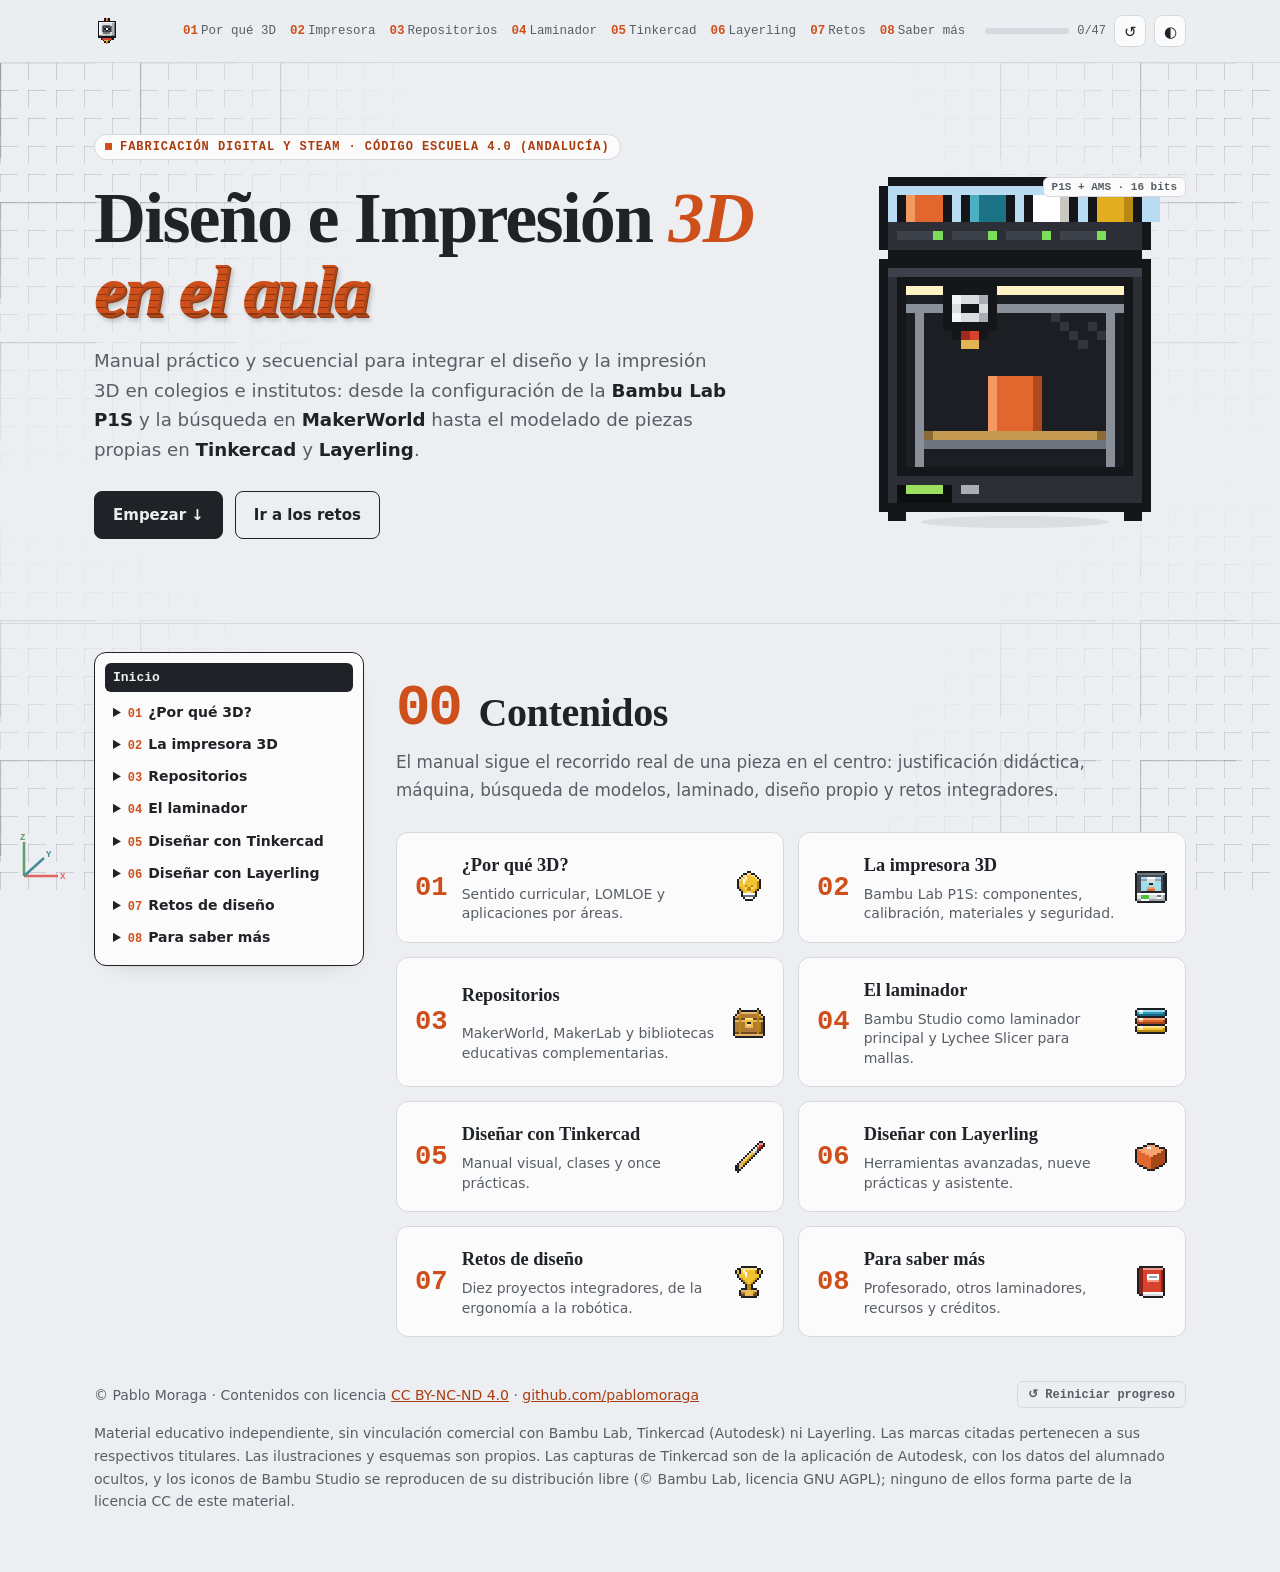
<file: index.html>
<!doctype html>
<html lang="es">
<head>
<meta charset="utf-8">
<meta name="viewport" content="width=device-width, initial-scale=1">
<title>Diseño e Impresión 3D en el aula</title>
<meta name="description" content="Manual práctico y secuencial para integrar el diseño y la impresión 3D en colegios e institutos de Andalucía (Código Escuela 4.0): Bambu Lab P1S, MakerWorld, Bambu Studio, Lychee Slicer, Tinkercad y Layerling.">
<meta name="author" content="Pablo Moraga">
<link rel="icon" href="img/favicon.svg" type="image/svg+xml">
<link rel="apple-touch-icon" href="img/favicon.svg">
<link rel="stylesheet" href="css/estilo.css?v=996119a9">
</head>
<body data-page="index.html">
<a class="skip" href="#contenido">Saltar al contenido</a>
<div class="cad tl" aria-hidden="true"></div><div class="cad tr" aria-hidden="true"></div><div class="cad bl" aria-hidden="true"></div><div class="cad br" aria-hidden="true"></div>
<svg class="axes" viewBox="0 0 54 54" aria-hidden="true"><path d="M10 44 L44 44" stroke="#e0453a" stroke-width="2.5"/><path d="M10 44 L10 10" stroke="#3c8a46" stroke-width="2.5"/><path d="M10 44 L30 26" stroke="#1d7386" stroke-width="2.5"/><g font-family="monospace" font-size="9" font-weight="700"><text x="46" y="47" fill="#e0453a">X</text><text x="6" y="8" fill="#3c8a46">Z</text><text x="32" y="25" fill="#1d7386">Y</text></g></svg>

<!-- Biblioteca de ilustraciones (gradientes y símbolos reutilizables) -->
<svg width="0" height="0" style="position:absolute" aria-hidden="true" focusable="false">
  <defs>
    <linearGradient id="g-glass" x1="0" y1="0" x2="1" y2="1"><stop offset="0" stop-color="#fff" stop-opacity=".22"/><stop offset=".45" stop-color="#fff" stop-opacity=".04"/><stop offset=".55" stop-color="#fff" stop-opacity=".12"/><stop offset="1" stop-color="#fff" stop-opacity=".02"/></linearGradient>
    <linearGradient id="g-pei" x1="0" x2="1"><stop offset="0" stop-color="#8b6b33"/><stop offset=".5" stop-color="#b48f4c"/><stop offset="1" stop-color="#7c5e2b"/></linearGradient>
    <linearGradient id="g-body" x1="0" x2="0" y1="0" y2="1"><stop offset="0" stop-color="#3a3d43"/><stop offset="1" stop-color="#232529"/></linearGradient>
    <linearGradient id="g-alu" x1="0" x2="1"><stop offset="0" stop-color="#9aa0a8"/><stop offset=".5" stop-color="#dde1e5"/><stop offset="1" stop-color="#8d939b"/></linearGradient>
    <linearGradient id="g-brass" x1="0" x2="1"><stop offset="0" stop-color="#a77b25"/><stop offset=".5" stop-color="#e5c06a"/><stop offset="1" stop-color="#9a6f1e"/></linearGradient>
    <linearGradient id="g-lid" x1="0" y1="0" x2="0" y2="1"><stop offset="0" stop-color="#d9e6ef" stop-opacity=".55"/><stop offset="1" stop-color="#b8c9d6" stop-opacity=".22"/></linearGradient>
    <linearGradient id="g-card" x1="0" x2="0" y1="0" y2="1"><stop offset="0" stop-color="#c79a62"/><stop offset="1" stop-color="#a87b45"/></linearGradient>
    <linearGradient id="g-view" x1="0" x2="0" y1="0" y2="1"><stop offset="0" stop-color="#f6f7f9"/><stop offset="1" stop-color="#e2e5e9"/></linearGradient>
    <pattern id="p-tex" width="4" height="4" patternUnits="userSpaceOnUse"><rect width="4" height="4" fill="#9c7a3e"/><circle cx="1" cy="1" r=".7" fill="#000" opacity=".2"/><circle cx="3" cy="3" r=".6" fill="#fff" opacity=".18"/></pattern>
    <marker id="m-arr" viewBox="0 0 10 10" refX="8" refY="5" markerWidth="6" markerHeight="6" orient="auto-start-reverse"><path d="M0 0 L10 5 L0 10 z" fill="#cf4f1b"/></marker>
    <marker id="m-arrB" viewBox="0 0 10 10" refX="6" refY="5" markerWidth="3.2" markerHeight="3.2" orient="auto"><path d="M0 0 L10 5 L0 10 z" fill="#1e88c8"/></marker>

    <symbol id="s-spool" viewBox="0 0 52 60">
      <rect x="6" y="5" width="40" height="50" fill="currentColor"/>
      <path d="M6 13H46M6 21H46M6 29H46M6 37H46M6 45H46" stroke="#000" stroke-opacity=".13"/>
      <rect x="9" y="5" width="6" height="50" fill="#fff" opacity=".2"/>
      <rect x="0" y="0" width="6" height="60" rx="2" fill="#1d1e21"/><rect x="46" y="0" width="6" height="60" rx="2" fill="#1d1e21"/>
    </symbol>

    <symbol id="s-ams" viewBox="0 0 300 96">
      <use href="#s-spool" x="18" y="10" width="52" height="60" style="color:#e2672e"/>
      <use href="#s-spool" x="86" y="10" width="52" height="60" style="color:#1d7386"/>
      <use href="#s-spool" x="162" y="10" width="52" height="60" style="color:#f1f0ec"/>
      <use href="#s-spool" x="230" y="10" width="52" height="60" style="color:#e2ad1f"/>
      <path d="M6 44 V18 Q6 4 22 4 H278 Q294 4 294 18 V44 Z" fill="url(#g-lid)" stroke="#16171a" stroke-width="2"/>
      <rect x="0" y="40" width="300" height="56" rx="10" fill="url(#g-body)"/>
      <g fill="#44484f"><rect x="20" y="62" width="48" height="20" rx="3"/><rect x="88" y="62" width="48" height="20" rx="3"/><rect x="164" y="62" width="48" height="20" rx="3"/><rect x="232" y="62" width="48" height="20" rx="3"/></g>
      <g fill="#7ddc5a"><circle cx="60" cy="72" r="2.6"/><circle cx="128" cy="72" r="2.6"/><circle cx="204" cy="72" r="2.6"/><circle cx="272" cy="72" r="2.6"/></g>
      <g stroke="#2a2c31" stroke-width="3" stroke-linecap="round"><path d="M30 72h18M98 72h18M174 72h18M242 72h18"/></g>
    </symbol>

    <symbol id="s-p1s" viewBox="0 0 300 340">
      <rect x="0" y="0" width="300" height="340" rx="14" fill="url(#g-body)"/>
      <rect x="6" y="3" width="288" height="10" rx="4" fill="#4a4d54"/>
      <rect x="18" y="24" width="264" height="272" rx="6" fill="#1b1c20"/>
      <rect x="30" y="28" width="240" height="3" rx="1.5" fill="#fff4cf" opacity=".85"/>
      <rect x="36" y="38" width="5" height="250" fill="#7d8188"/><rect x="259" y="38" width="5" height="250" fill="#7d8188"/>
      <rect x="26" y="60" width="248" height="9" rx="2" fill="#565a61"/>
      <path d="M149 24 V50" stroke="#f2f2f0" stroke-width="3"/>
      <rect x="120" y="46" width="58" height="58" rx="8" fill="#e9eaec" stroke="#b8bcc2"/>
      <circle cx="149" cy="73" r="15" fill="#d3d6da" stroke="#b0b4ba"/>
      <path d="M139 73h20M149 63v20" stroke="#b0b4ba" stroke-width="2"/>
      <rect x="128" y="100" width="42" height="8" rx="2" fill="#c4c7cc"/>
      <polygon points="143,108 155,108 151,118 147,118" fill="url(#g-brass)"/>
      <circle cx="34" cy="38" r="5" fill="#0c0d0f" stroke="#6a6e75" stroke-width="1.5"/><circle cx="34" cy="38" r="1.8" fill="#3a7bd5"/>
      <rect x="128" y="196" width="42" height="34" fill="#e2672e"/>
      <path d="M128 202H170M128 208H170M128 214H170M128 220H170M128 226H170" stroke="#000" stroke-opacity=".13"/>
      <rect x="40" y="230" width="220" height="7" rx="1.5" fill="url(#p-tex)"/>
      <rect x="46" y="237" width="208" height="9" rx="1" fill="#3a3d43"/>
      <rect x="18" y="24" width="264" height="272" rx="6" fill="url(#g-glass)" stroke="#121315" stroke-width="2"/>
      <rect x="22" y="304" width="58" height="22" rx="3" fill="#0d0e10" stroke="#55585e"/>
      <path d="M28 312h30M28 318h22" stroke="#9be15d" stroke-width="2" opacity=".8"/>
      <circle cx="92" cy="315" r="4" fill="#4a4d54"/><circle cx="104" cy="315" r="4" fill="#4a4d54"/>
    </symbol>

    <symbol id="s-p1s-back" viewBox="0 0 300 340">
      <rect width="300" height="340" rx="14" fill="url(#g-body)"/>
      <rect x="6" y="3" width="288" height="10" rx="4" fill="#4a4d54"/>
      <rect x="20" y="24" width="260" height="300" rx="6" fill="#2a2c31" stroke="#1a1b1e"/>
      <circle cx="150" cy="170" r="36" fill="#25272b" stroke="#17181b" stroke-width="3"/>
      <g stroke="#17181b" stroke-width="3"><path d="M118 152h64M114 164h72M114 176h72M118 188h64"/></g>
      <rect x="200" y="40" width="46" height="70" rx="6" fill="#e3e4e6" stroke="#9a9ea5"/>
      <rect x="214" y="52" width="18" height="40" rx="3" fill="#c9ccd1"/><circle cx="223" cy="80" r="4" fill="#9a9ea5"/>
      <rect x="34" y="236" width="20" height="10" rx="2" fill="#18191c" stroke="#55585e"/>
      <rect x="26" y="280" width="46" height="22" rx="3" fill="#0b0c0e" stroke="#55585e"/>
      <rect x="226" y="286" width="44" height="28" rx="3" fill="#18191c" stroke="#55585e"/>
      <rect x="232" y="292" width="14" height="16" rx="2" fill="#3a3d43"/><rect x="252" y="293" width="12" height="14" rx="2" fill="#c53a2f"/>
    </symbol>
  </defs>
</svg>

<header class="top">
  <div class="wrap top-in">
    <a class="brand" href="index.html" aria-label="Inicio"><i class="px" data-px="extruder"></i><span>Pablo Moraga · Diseño e Impresión 3D en el aula</span></a>
    <nav class="main" aria-label="Secciones">
      <a href="01-por-que.html"><b>01</b>Por qué 3D</a>
      <a href="02-impresora.html"><b>02</b>Impresora</a>
      <a href="03-repositorios.html"><b>03</b>Repositorios</a>
      <a href="04-laminador.html"><b>04</b>Laminador</a>
      <a href="05-tinkercad.html"><b>05</b>Tinkercad</a>
      <a href="06-layerling.html"><b>06</b>Layerling</a>
      <a href="07-retos.html"><b>07</b>Retos</a>
      <a href="08-saber-mas.html"><b>08</b>Saber más</a>
    </nav>
    <div class="tools">
      <div class="prog" title="Prácticas y retos completados (guardado en este navegador)">
        <span class="bar" aria-hidden="true"><i id="barFill"></i></span><span id="progText" title="Prácticas y retos completados en todo el manual">0/47</span>
      </div>
      <button class="ibtn" id="resetBtn" type="button" title="Reiniciar progreso" aria-label="Reiniciar progreso">↺</button>
      <button class="ibtn" id="themeBtn" type="button" title="Cambiar entre modo claro y oscuro" aria-label="Cambiar modo claro u oscuro">◐</button>
    </div>
  </div>
</header>

<main id="contenido">
<!-- HERO -->
<section class="hero" id="inicio">
  <div class="wrap hero-grid">
    <div>
      <span class="eyebrow">Fabricación digital y STEAM · Código Escuela 4.0 (Andalucía)</span>
      <h1>Diseño e Impresión <em>3D <span class="print3d">en el aula</span></em></h1>
      <p class="lead">Manual práctico y secuencial para integrar el diseño y la impresión 3D en colegios e institutos: desde la configuración de la <strong>Bambu Lab P1S</strong> y la búsqueda en <strong>MakerWorld</strong> hasta el modelado de piezas propias en <strong>Tinkercad</strong> y <strong>Layerling</strong>.</p>
      <div class="cta">
        <a class="btn primary" href="#contenidos">Empezar ↓</a>
        <a class="btn ghost" href="07-retos.html">Ir a los retos</a>
      </div>
    </div>
    <figure class="mascot" style="margin:0">
      <i class="px" data-px="p1sams" role="img" aria-label="Ilustración en pixel art de una impresora Bambu Lab P1S con el AMS imprimiendo una pieza"></i>
      <figcaption>P1S + AMS · 16 bits</figcaption>
    </figure>
  </div>
</section>
<div class="wrap layout home">
<nav class="side" aria-label="Índice del manual"><details class="side-wrap" open><summary>Índice del manual</summary><a href="index.html" class="side-home on" aria-current="page">Inicio</a><ul class="side-tree"><li><details><summary><span class="num">01</span>¿Por qué 3D?</summary><ul><li><a href="01-por-que.html">Presentación</a></li><li><a href="01-por-que.html#itinerario" data-sub="itinerario">Tu itinerario</a></li><li><a href="01-por-que.html#glosario" data-sub="glosario">Antes de empezar: palabras clave</a></li><li><a href="01-por-que.html#secuencia" data-sub="secuencia">Del problema a la pieza: secuencia didáctica tipo</a></li><li><a href="01-por-que.html#aplicaciones-por-areas-curriculares" data-sub="aplicaciones-por-areas-curriculares">Aplicaciones por áreas curriculares</a></li></ul></details></li><li><details><summary><span class="num">02</span>La impresora 3D</summary><ul><li><a href="02-impresora.html">Presentación</a></li><li><a href="02-impresora.html#componentes-principales-de-la-p1s" data-sub="componentes-principales-de-la-p1s">Componentes principales de la P1S</a></li><li><a href="02-impresora.html#montaje-inicial-de-la-p1s" data-sub="montaje-inicial-de-la-p1s">Montaje inicial de la P1S</a></li><li><a href="02-impresora.html#el-ams-funcionamiento-y-montaje" data-sub="el-ams-funcionamiento-y-montaje">El AMS: funcionamiento y montaje</a></li><li><a href="02-impresora.html#materiales-y-seguridad-en-el-aula" data-sub="materiales-y-seguridad-en-el-aula">Materiales y seguridad en el aula</a></li><li><a href="02-impresora.html#conectividad-en-redes-educativas" data-sub="conectividad-en-redes-educativas">Conectividad en redes educativas</a></li><li><a href="02-impresora.html#iot" data-sub="iot">Alta en Andared_IoT por la dirección MAC (Séneca)</a></li><li><a href="02-impresora.html#ideas-clave-impresora" data-sub="ideas-clave-impresora">Ideas clave · La impresora</a></li></ul></details></li><li><details><summary><span class="num">03</span>Repositorios</summary><ul><li><a href="03-repositorios.html">Presentación</a></li><li><a href="03-repositorios.html#que-es-repositorio" data-sub="que-es-repositorio">¿Qué es un repositorio?</a></li><li><a href="03-repositorios.html#makerworld" data-sub="makerworld">MakerWorld</a></li><li><a href="03-repositorios.html#practica-en-makerworld" data-sub="practica-en-makerworld">Práctica en MakerWorld</a></li><li><a href="03-repositorios.html#makerlab" data-sub="makerlab">MakerLab: personalizar y modelar sin CAD</a></li><li><a href="03-repositorios.html#ideas-clave-repositorios" data-sub="ideas-clave-repositorios">Ideas clave · MakerWorld</a></li></ul></details></li><li><details><summary><span class="num">04</span>El laminador</summary><ul><li><a href="04-laminador.html">Presentación</a></li><li><a href="04-laminador.html#bambu-studio" data-sub="bambu-studio">Bambu Studio</a></li><li><a href="04-laminador.html#s-o-s-aula-incidencias-frecuentes" data-sub="s-o-s-aula-incidencias-frecuentes">S.O.S. Aula: incidencias frecuentes</a></li><li><a href="04-laminador.html#galeria-de-errores-de-impresion" data-sub="galeria-de-errores-de-impresion">Galería de errores de impresión</a></li><li><a href="04-laminador.html#diagnostico" data-sub="diagnostico">¿Qué le pasa a mi pieza?</a></li><li><a href="04-laminador.html#lychee-slicer" data-sub="lychee-slicer">Lychee Slicer</a></li><li><a href="04-laminador.html#handy" data-sub="handy">Control desde el móvil: Bambu Handy</a></li><li><a href="04-laminador.html#ideas-clave-laminador" data-sub="ideas-clave-laminador">Ideas clave · Bambu Studio</a></li></ul></details></li><li><details><summary><span class="num">05</span>Diseñar con Tinkercad</summary><ul><li><a href="05-tinkercad.html">Presentación</a></li><li><a href="05-tinkercad.html#tinkercad-en-doce-operaciones" data-sub="tinkercad-en-doce-operaciones">Tinkercad en doce operaciones</a></li><li><a href="05-tinkercad.html#tinkercad-real" data-sub="tinkercad-real">El editor real de Tinkercad</a></li><li><a href="05-tinkercad.html#clases" data-sub="clases">Clases en Tinkercad y Google Classroom</a></li><li><a href="05-tinkercad.html#atajos" data-sub="atajos">Atajos de teclado</a></li><li><a href="05-tinkercad.html#practicas-con-tinkercad" data-sub="practicas-con-tinkercad">Prácticas con Tinkercad</a></li><li><a href="05-tinkercad.html#cansat-tinkercad" data-sub="cansat-tinkercad">CanSat con Tinkercad</a></li><li><a href="05-tinkercad.html#ideas-clave-diseno" data-sub="ideas-clave-diseno">Ideas clave · Diseño 3D</a></li></ul></details></li><li><details><summary><span class="num">06</span>Diseñar con Layerling</summary><ul><li><a href="06-layerling.html">Presentación</a></li><li><a href="06-layerling.html#interfaz-layerling" data-sub="interfaz-layerling">La interfaz de Layerling</a></li><li><a href="06-layerling.html#layerling-paso-a-paso" data-sub="layerling-paso-a-paso">Layerling paso a paso</a></li><li><a href="06-layerling.html#atajos-ly" data-sub="atajos-ly">Atajos de teclado</a></li><li><a href="06-layerling.html#practicas-con-layerling" data-sub="practicas-con-layerling">Prácticas con Layerling</a></li><li><a href="06-layerling.html#cansat-layerling" data-sub="cansat-layerling">CanSat con Layerling</a></li><li><a href="06-layerling.html#ahora-con-asistente-del-prompt-al-stl" data-sub="ahora-con-asistente-del-prompt-al-stl">Ahora con Asistente: del prompt al STL</a></li><li><a href="06-layerling.html#otras-herramientas" data-sub="otras-herramientas">Otras herramientas gratuitas de modelado</a></li></ul></details></li><li><details><summary><span class="num">07</span>Retos de diseño</summary><ul><li><a href="07-retos.html">Presentación</a></li><li><a href="07-retos.html#ideas-para-seguir-proyectos-del-curso" data-sub="ideas-para-seguir-proyectos-del-curso">Ideas para seguir: proyectos del curso</a></li></ul></details></li><li><details><summary><span class="num">08</span>Para saber más</summary><ul><li><a href="08-saber-mas.html">Presentación</a></li><li><a href="08-saber-mas.html#tab-prof" data-sub="tab-prof">Para el profesorado</a></li><li><a href="08-saber-mas.html#tab-lam" data-sub="tab-lam">Otros laminadores</a></li><li><a href="08-saber-mas.html#tab-rec" data-sub="tab-rec">Recursos</a></li><li><a href="08-saber-mas.html#tab-cred" data-sub="tab-cred">Créditos y licencias</a></li></ul></details></li></ul></details></nav>
<div class="page-main">
<!-- 00 CONTENIDOS -->
<section class="sec" id="contenidos">
  <div class="wrap">
    <div class="sec-head"><span class="sec-num">00</span><h2>Contenidos</h2>
      <p class="kick">El manual sigue el recorrido real de una pieza en el centro: justificación didáctica, máquina, búsqueda de modelos, laminado, diseño propio y retos integradores.</p></div>
    <div class="toc">
      <a href="01-por-que.html"><span class="n">01</span><b>¿Por qué 3D?</b><i class="px" data-px="bulb"></i><span class="d">Sentido curricular, LOMLOE y aplicaciones por áreas.</span></a>
      <a href="02-impresora.html"><span class="n">02</span><b>La impresora 3D</b><i class="px" data-px="printer"></i><span class="d">Bambu Lab P1S: componentes, calibración, materiales y seguridad.</span></a>
      <a href="03-repositorios.html"><span class="n">03</span><b>Repositorios</b><i class="px" data-px="chest"></i><span class="d">MakerWorld, MakerLab y bibliotecas educativas complementarias.</span></a>
      <a href="04-laminador.html"><span class="n">04</span><b>El laminador</b><i class="px" data-px="layers"></i><span class="d">Bambu Studio como laminador principal y Lychee Slicer para mallas.</span></a>
      <a href="05-tinkercad.html"><span class="n">05</span><b>Diseñar con Tinkercad</b><i class="px" data-px="pencil"></i><span class="d">Manual visual, clases y once prácticas.</span></a>
      <a href="06-layerling.html"><span class="n">06</span><b>Diseñar con Layerling</b><i class="px" data-px="cube"></i><span class="d">Herramientas avanzadas, nueve prácticas y asistente.</span></a>
      <a href="07-retos.html"><span class="n">07</span><b>Retos de diseño</b><i class="px" data-px="trophy"></i><span class="d">Diez proyectos integradores, de la ergonomía a la robótica.</span></a>
      <a href="08-saber-mas.html"><span class="n">08</span><b>Para saber más</b><i class="px" data-px="book"></i><span class="d">Profesorado, otros laminadores, recursos y créditos.</span></a>
    </div>
  </div>
</section>
</div>
</div>
</main>

<footer>
  <div class="wrap">
    <div class="f">
      <span>© Pablo Moraga · Contenidos con licencia <a href="https://creativecommons.org/licenses/by-nc-nd/4.0/deed.es" target="_blank" rel="noopener noreferrer license">CC BY-NC-ND 4.0</a> · <a href="https://github.com/pablomoraga" target="_blank" rel="noopener noreferrer">github.com/pablomoraga</a></span>
      <button class="reset" id="resetBtn2" type="button">↺ Reiniciar progreso</button>
    </div>
    <p class="small" style="margin-top:14px">Material educativo independiente, sin vinculación comercial con Bambu Lab, Tinkercad (Autodesk) ni Layerling. Las marcas citadas pertenecen a sus respectivos titulares. Las ilustraciones y esquemas son propios. Las capturas de Tinkercad son de la aplicación de Autodesk, con los datos del alumnado ocultos, y los iconos de Bambu Studio se reproducen de su distribución libre (© Bambu Lab, licencia GNU AGPL); ninguno de ellos forma parte de la licencia CC de este material.</p>
    <noscript><p class="small">Las prácticas de diseño, los retos, las animaciones y el registro de progreso requieren JavaScript.</p></noscript>
  </div>
</footer>

<script src="js/app.js?v=996119a9"></script>
</body>
</html>
</file>
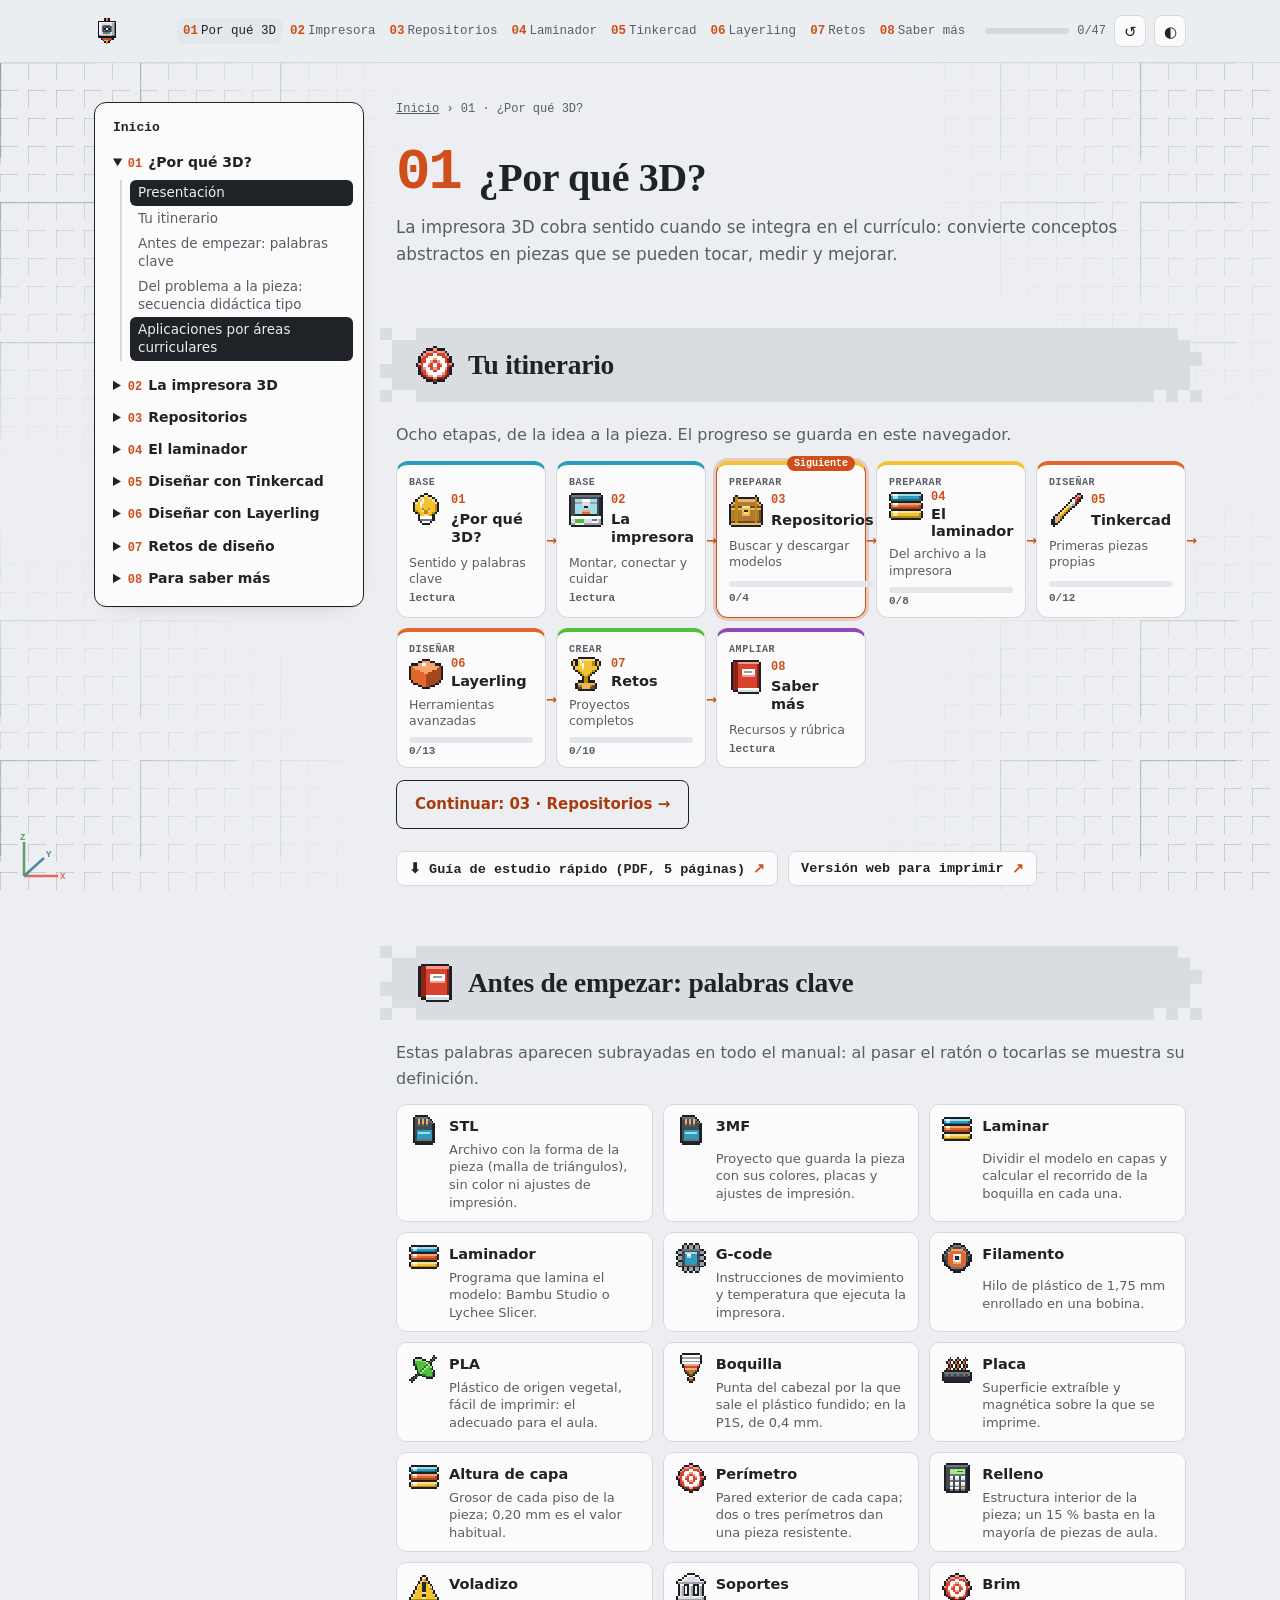
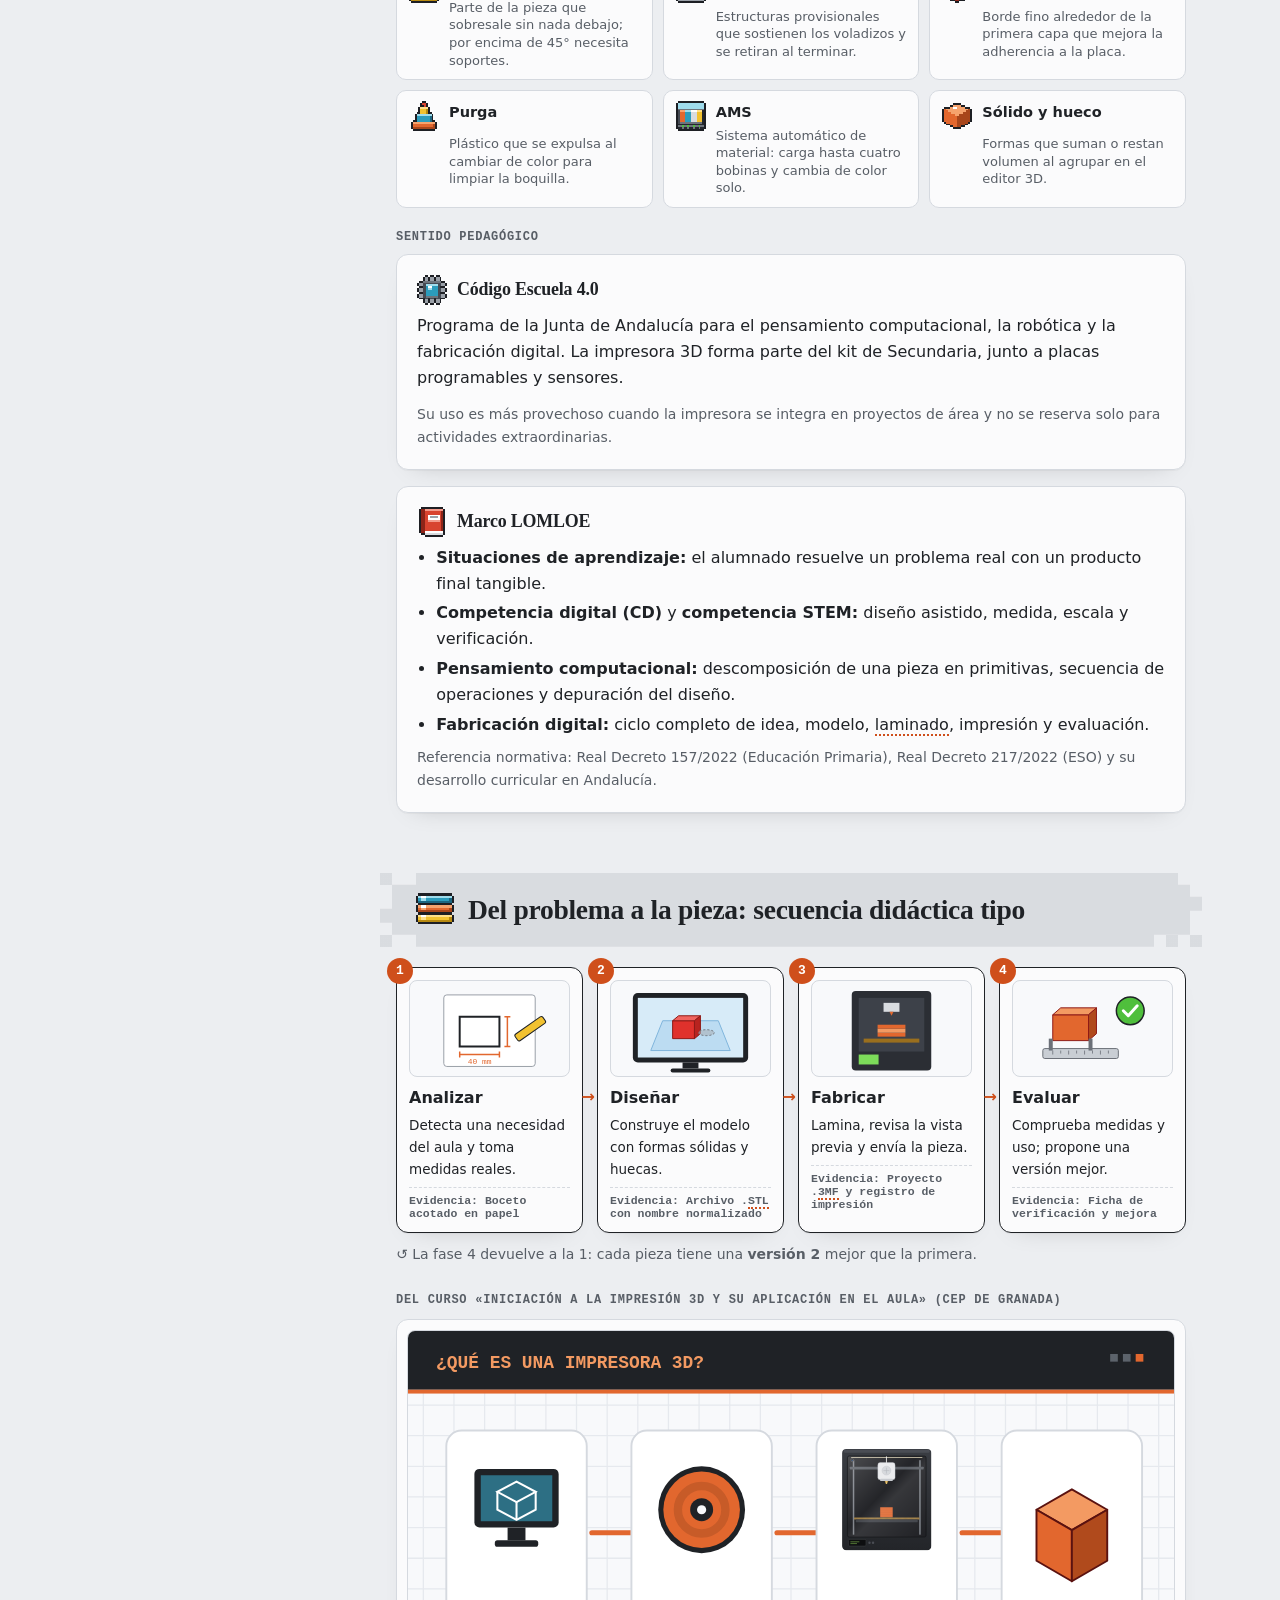
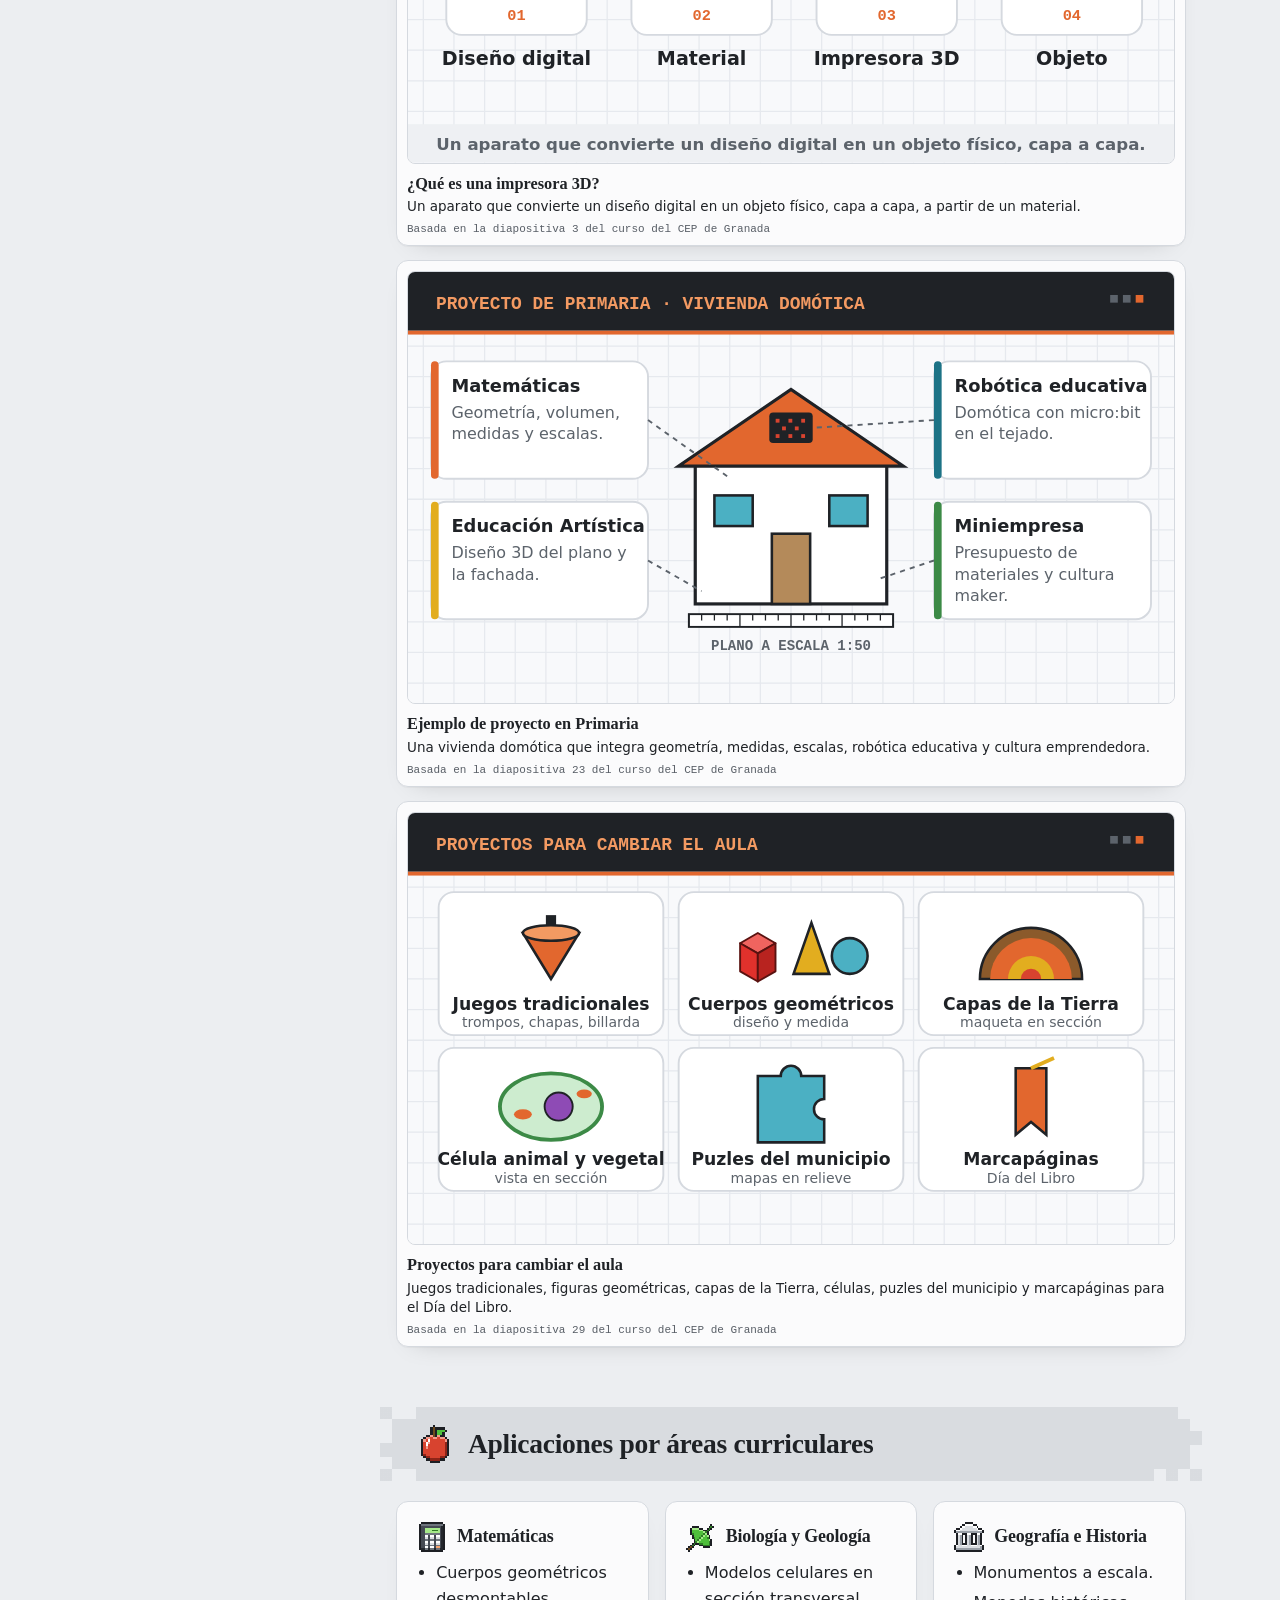
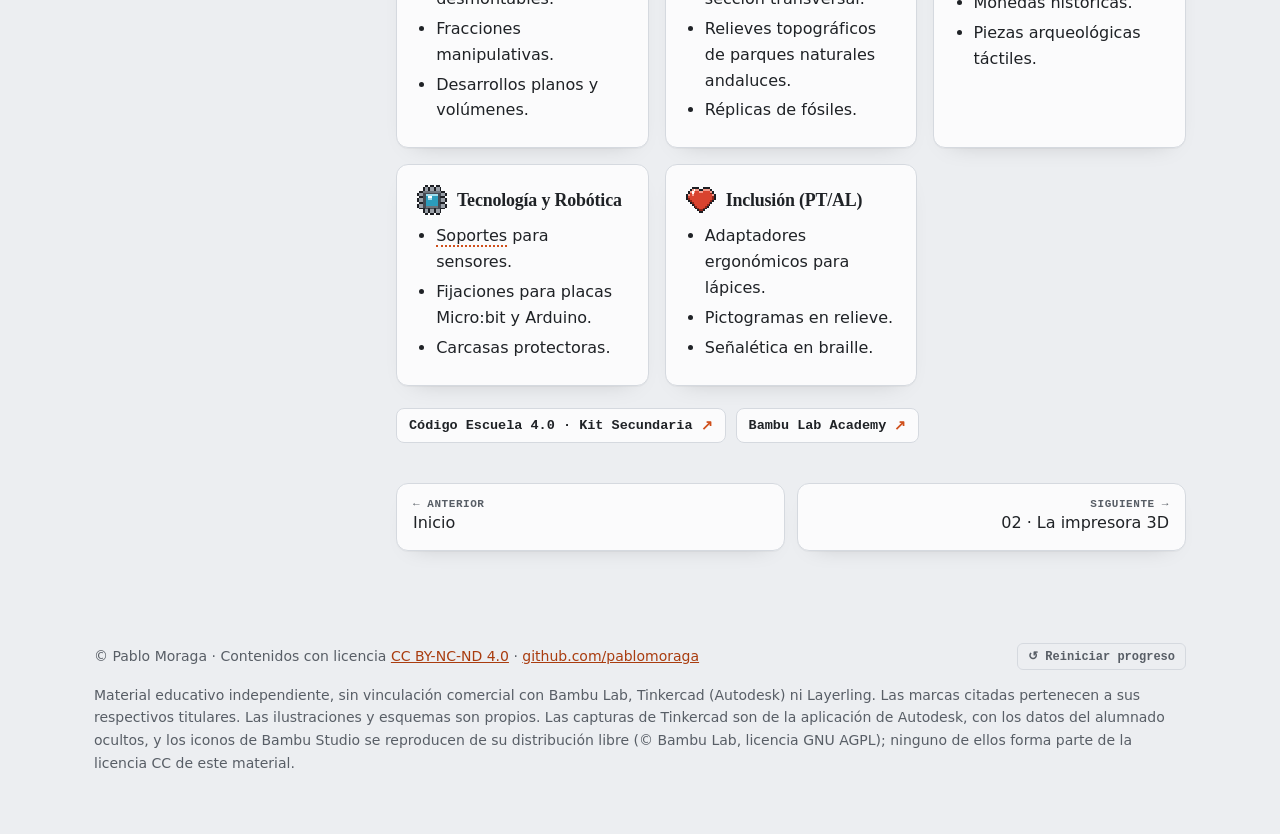
<file: 01-por-que.html>
<!doctype html>
<html lang="es">
<head>
<meta charset="utf-8">
<meta name="viewport" content="width=device-width, initial-scale=1">
<title>01 · ¿Por qué 3D? · Diseño e Impresión 3D en el aula</title>
<meta name="description" content="Manual práctico y secuencial para integrar el diseño y la impresión 3D en colegios e institutos de Andalucía (Código Escuela 4.0): Bambu Lab P1S, MakerWorld, Bambu Studio, Lychee Slicer, Tinkercad y Layerling.">
<meta name="author" content="Pablo Moraga">
<link rel="icon" href="img/favicon.svg" type="image/svg+xml">
<link rel="apple-touch-icon" href="img/favicon.svg">
<link rel="stylesheet" href="css/estilo.css?v=996119a9">
</head>
<body data-page="01-por-que.html">
<a class="skip" href="#contenido">Saltar al contenido</a>
<div class="cad tl" aria-hidden="true"></div><div class="cad tr" aria-hidden="true"></div><div class="cad bl" aria-hidden="true"></div><div class="cad br" aria-hidden="true"></div>
<svg class="axes" viewBox="0 0 54 54" aria-hidden="true"><path d="M10 44 L44 44" stroke="#e0453a" stroke-width="2.5"/><path d="M10 44 L10 10" stroke="#3c8a46" stroke-width="2.5"/><path d="M10 44 L30 26" stroke="#1d7386" stroke-width="2.5"/><g font-family="monospace" font-size="9" font-weight="700"><text x="46" y="47" fill="#e0453a">X</text><text x="6" y="8" fill="#3c8a46">Z</text><text x="32" y="25" fill="#1d7386">Y</text></g></svg>

<!-- Biblioteca de ilustraciones (gradientes y símbolos reutilizables) -->
<svg width="0" height="0" style="position:absolute" aria-hidden="true" focusable="false">
  <defs>
    <linearGradient id="g-glass" x1="0" y1="0" x2="1" y2="1"><stop offset="0" stop-color="#fff" stop-opacity=".22"/><stop offset=".45" stop-color="#fff" stop-opacity=".04"/><stop offset=".55" stop-color="#fff" stop-opacity=".12"/><stop offset="1" stop-color="#fff" stop-opacity=".02"/></linearGradient>
    <linearGradient id="g-pei" x1="0" x2="1"><stop offset="0" stop-color="#8b6b33"/><stop offset=".5" stop-color="#b48f4c"/><stop offset="1" stop-color="#7c5e2b"/></linearGradient>
    <linearGradient id="g-body" x1="0" x2="0" y1="0" y2="1"><stop offset="0" stop-color="#3a3d43"/><stop offset="1" stop-color="#232529"/></linearGradient>
    <linearGradient id="g-alu" x1="0" x2="1"><stop offset="0" stop-color="#9aa0a8"/><stop offset=".5" stop-color="#dde1e5"/><stop offset="1" stop-color="#8d939b"/></linearGradient>
    <linearGradient id="g-brass" x1="0" x2="1"><stop offset="0" stop-color="#a77b25"/><stop offset=".5" stop-color="#e5c06a"/><stop offset="1" stop-color="#9a6f1e"/></linearGradient>
    <linearGradient id="g-lid" x1="0" y1="0" x2="0" y2="1"><stop offset="0" stop-color="#d9e6ef" stop-opacity=".55"/><stop offset="1" stop-color="#b8c9d6" stop-opacity=".22"/></linearGradient>
    <linearGradient id="g-card" x1="0" x2="0" y1="0" y2="1"><stop offset="0" stop-color="#c79a62"/><stop offset="1" stop-color="#a87b45"/></linearGradient>
    <linearGradient id="g-view" x1="0" x2="0" y1="0" y2="1"><stop offset="0" stop-color="#f6f7f9"/><stop offset="1" stop-color="#e2e5e9"/></linearGradient>
    <pattern id="p-tex" width="4" height="4" patternUnits="userSpaceOnUse"><rect width="4" height="4" fill="#9c7a3e"/><circle cx="1" cy="1" r=".7" fill="#000" opacity=".2"/><circle cx="3" cy="3" r=".6" fill="#fff" opacity=".18"/></pattern>
    <marker id="m-arr" viewBox="0 0 10 10" refX="8" refY="5" markerWidth="6" markerHeight="6" orient="auto-start-reverse"><path d="M0 0 L10 5 L0 10 z" fill="#cf4f1b"/></marker>
    <marker id="m-arrB" viewBox="0 0 10 10" refX="6" refY="5" markerWidth="3.2" markerHeight="3.2" orient="auto"><path d="M0 0 L10 5 L0 10 z" fill="#1e88c8"/></marker>

    <symbol id="s-spool" viewBox="0 0 52 60">
      <rect x="6" y="5" width="40" height="50" fill="currentColor"/>
      <path d="M6 13H46M6 21H46M6 29H46M6 37H46M6 45H46" stroke="#000" stroke-opacity=".13"/>
      <rect x="9" y="5" width="6" height="50" fill="#fff" opacity=".2"/>
      <rect x="0" y="0" width="6" height="60" rx="2" fill="#1d1e21"/><rect x="46" y="0" width="6" height="60" rx="2" fill="#1d1e21"/>
    </symbol>

    <symbol id="s-ams" viewBox="0 0 300 96">
      <use href="#s-spool" x="18" y="10" width="52" height="60" style="color:#e2672e"/>
      <use href="#s-spool" x="86" y="10" width="52" height="60" style="color:#1d7386"/>
      <use href="#s-spool" x="162" y="10" width="52" height="60" style="color:#f1f0ec"/>
      <use href="#s-spool" x="230" y="10" width="52" height="60" style="color:#e2ad1f"/>
      <path d="M6 44 V18 Q6 4 22 4 H278 Q294 4 294 18 V44 Z" fill="url(#g-lid)" stroke="#16171a" stroke-width="2"/>
      <rect x="0" y="40" width="300" height="56" rx="10" fill="url(#g-body)"/>
      <g fill="#44484f"><rect x="20" y="62" width="48" height="20" rx="3"/><rect x="88" y="62" width="48" height="20" rx="3"/><rect x="164" y="62" width="48" height="20" rx="3"/><rect x="232" y="62" width="48" height="20" rx="3"/></g>
      <g fill="#7ddc5a"><circle cx="60" cy="72" r="2.6"/><circle cx="128" cy="72" r="2.6"/><circle cx="204" cy="72" r="2.6"/><circle cx="272" cy="72" r="2.6"/></g>
      <g stroke="#2a2c31" stroke-width="3" stroke-linecap="round"><path d="M30 72h18M98 72h18M174 72h18M242 72h18"/></g>
    </symbol>

    <symbol id="s-p1s" viewBox="0 0 300 340">
      <rect x="0" y="0" width="300" height="340" rx="14" fill="url(#g-body)"/>
      <rect x="6" y="3" width="288" height="10" rx="4" fill="#4a4d54"/>
      <rect x="18" y="24" width="264" height="272" rx="6" fill="#1b1c20"/>
      <rect x="30" y="28" width="240" height="3" rx="1.5" fill="#fff4cf" opacity=".85"/>
      <rect x="36" y="38" width="5" height="250" fill="#7d8188"/><rect x="259" y="38" width="5" height="250" fill="#7d8188"/>
      <rect x="26" y="60" width="248" height="9" rx="2" fill="#565a61"/>
      <path d="M149 24 V50" stroke="#f2f2f0" stroke-width="3"/>
      <rect x="120" y="46" width="58" height="58" rx="8" fill="#e9eaec" stroke="#b8bcc2"/>
      <circle cx="149" cy="73" r="15" fill="#d3d6da" stroke="#b0b4ba"/>
      <path d="M139 73h20M149 63v20" stroke="#b0b4ba" stroke-width="2"/>
      <rect x="128" y="100" width="42" height="8" rx="2" fill="#c4c7cc"/>
      <polygon points="143,108 155,108 151,118 147,118" fill="url(#g-brass)"/>
      <circle cx="34" cy="38" r="5" fill="#0c0d0f" stroke="#6a6e75" stroke-width="1.5"/><circle cx="34" cy="38" r="1.8" fill="#3a7bd5"/>
      <rect x="128" y="196" width="42" height="34" fill="#e2672e"/>
      <path d="M128 202H170M128 208H170M128 214H170M128 220H170M128 226H170" stroke="#000" stroke-opacity=".13"/>
      <rect x="40" y="230" width="220" height="7" rx="1.5" fill="url(#p-tex)"/>
      <rect x="46" y="237" width="208" height="9" rx="1" fill="#3a3d43"/>
      <rect x="18" y="24" width="264" height="272" rx="6" fill="url(#g-glass)" stroke="#121315" stroke-width="2"/>
      <rect x="22" y="304" width="58" height="22" rx="3" fill="#0d0e10" stroke="#55585e"/>
      <path d="M28 312h30M28 318h22" stroke="#9be15d" stroke-width="2" opacity=".8"/>
      <circle cx="92" cy="315" r="4" fill="#4a4d54"/><circle cx="104" cy="315" r="4" fill="#4a4d54"/>
    </symbol>

    <symbol id="s-p1s-back" viewBox="0 0 300 340">
      <rect width="300" height="340" rx="14" fill="url(#g-body)"/>
      <rect x="6" y="3" width="288" height="10" rx="4" fill="#4a4d54"/>
      <rect x="20" y="24" width="260" height="300" rx="6" fill="#2a2c31" stroke="#1a1b1e"/>
      <circle cx="150" cy="170" r="36" fill="#25272b" stroke="#17181b" stroke-width="3"/>
      <g stroke="#17181b" stroke-width="3"><path d="M118 152h64M114 164h72M114 176h72M118 188h64"/></g>
      <rect x="200" y="40" width="46" height="70" rx="6" fill="#e3e4e6" stroke="#9a9ea5"/>
      <rect x="214" y="52" width="18" height="40" rx="3" fill="#c9ccd1"/><circle cx="223" cy="80" r="4" fill="#9a9ea5"/>
      <rect x="34" y="236" width="20" height="10" rx="2" fill="#18191c" stroke="#55585e"/>
      <rect x="26" y="280" width="46" height="22" rx="3" fill="#0b0c0e" stroke="#55585e"/>
      <rect x="226" y="286" width="44" height="28" rx="3" fill="#18191c" stroke="#55585e"/>
      <rect x="232" y="292" width="14" height="16" rx="2" fill="#3a3d43"/><rect x="252" y="293" width="12" height="14" rx="2" fill="#c53a2f"/>
    </symbol>
  </defs>
</svg>

<header class="top">
  <div class="wrap top-in">
    <a class="brand" href="index.html" aria-label="Inicio"><i class="px" data-px="extruder"></i><span>Pablo Moraga · Diseño e Impresión 3D en el aula</span></a>
    <nav class="main" aria-label="Secciones">
      <a href="01-por-que.html"><b>01</b>Por qué 3D</a>
      <a href="02-impresora.html"><b>02</b>Impresora</a>
      <a href="03-repositorios.html"><b>03</b>Repositorios</a>
      <a href="04-laminador.html"><b>04</b>Laminador</a>
      <a href="05-tinkercad.html"><b>05</b>Tinkercad</a>
      <a href="06-layerling.html"><b>06</b>Layerling</a>
      <a href="07-retos.html"><b>07</b>Retos</a>
      <a href="08-saber-mas.html"><b>08</b>Saber más</a>
    </nav>
    <div class="tools">
      <div class="prog" title="Prácticas y retos completados (guardado en este navegador)">
        <span class="bar" aria-hidden="true"><i id="barFill"></i></span><span id="progText" title="Prácticas y retos completados en todo el manual">0/47</span>
      </div>
      <button class="ibtn" id="resetBtn" type="button" title="Reiniciar progreso" aria-label="Reiniciar progreso">↺</button>
      <button class="ibtn" id="themeBtn" type="button" title="Cambiar entre modo claro y oscuro" aria-label="Cambiar modo claro u oscuro">◐</button>
    </div>
  </div>
</header>

<main id="contenido">
<div class="wrap layout">
<nav class="side" aria-label="Índice del manual"><details class="side-wrap" open><summary>Índice del manual</summary><a href="index.html" class="side-home">Inicio</a><ul class="side-tree"><li><details open><summary><span class="num">01</span>¿Por qué 3D?</summary><ul><li><a href="01-por-que.html" class="on" aria-current="page">Presentación</a></li><li><a href="#itinerario" data-sub="itinerario">Tu itinerario</a></li><li><a href="#glosario" data-sub="glosario">Antes de empezar: palabras clave</a></li><li><a href="#secuencia" data-sub="secuencia">Del problema a la pieza: secuencia didáctica tipo</a></li><li><a href="#aplicaciones-por-areas-curriculares" data-sub="aplicaciones-por-areas-curriculares">Aplicaciones por áreas curriculares</a></li></ul></details></li><li><details><summary><span class="num">02</span>La impresora 3D</summary><ul><li><a href="02-impresora.html">Presentación</a></li><li><a href="02-impresora.html#componentes-principales-de-la-p1s" data-sub="componentes-principales-de-la-p1s">Componentes principales de la P1S</a></li><li><a href="02-impresora.html#montaje-inicial-de-la-p1s" data-sub="montaje-inicial-de-la-p1s">Montaje inicial de la P1S</a></li><li><a href="02-impresora.html#el-ams-funcionamiento-y-montaje" data-sub="el-ams-funcionamiento-y-montaje">El AMS: funcionamiento y montaje</a></li><li><a href="02-impresora.html#materiales-y-seguridad-en-el-aula" data-sub="materiales-y-seguridad-en-el-aula">Materiales y seguridad en el aula</a></li><li><a href="02-impresora.html#conectividad-en-redes-educativas" data-sub="conectividad-en-redes-educativas">Conectividad en redes educativas</a></li><li><a href="02-impresora.html#iot" data-sub="iot">Alta en Andared_IoT por la dirección MAC (Séneca)</a></li><li><a href="02-impresora.html#ideas-clave-impresora" data-sub="ideas-clave-impresora">Ideas clave · La impresora</a></li></ul></details></li><li><details><summary><span class="num">03</span>Repositorios</summary><ul><li><a href="03-repositorios.html">Presentación</a></li><li><a href="03-repositorios.html#que-es-repositorio" data-sub="que-es-repositorio">¿Qué es un repositorio?</a></li><li><a href="03-repositorios.html#makerworld" data-sub="makerworld">MakerWorld</a></li><li><a href="03-repositorios.html#practica-en-makerworld" data-sub="practica-en-makerworld">Práctica en MakerWorld</a></li><li><a href="03-repositorios.html#makerlab" data-sub="makerlab">MakerLab: personalizar y modelar sin CAD</a></li><li><a href="03-repositorios.html#ideas-clave-repositorios" data-sub="ideas-clave-repositorios">Ideas clave · MakerWorld</a></li></ul></details></li><li><details><summary><span class="num">04</span>El laminador</summary><ul><li><a href="04-laminador.html">Presentación</a></li><li><a href="04-laminador.html#bambu-studio" data-sub="bambu-studio">Bambu Studio</a></li><li><a href="04-laminador.html#s-o-s-aula-incidencias-frecuentes" data-sub="s-o-s-aula-incidencias-frecuentes">S.O.S. Aula: incidencias frecuentes</a></li><li><a href="04-laminador.html#galeria-de-errores-de-impresion" data-sub="galeria-de-errores-de-impresion">Galería de errores de impresión</a></li><li><a href="04-laminador.html#diagnostico" data-sub="diagnostico">¿Qué le pasa a mi pieza?</a></li><li><a href="04-laminador.html#lychee-slicer" data-sub="lychee-slicer">Lychee Slicer</a></li><li><a href="04-laminador.html#handy" data-sub="handy">Control desde el móvil: Bambu Handy</a></li><li><a href="04-laminador.html#ideas-clave-laminador" data-sub="ideas-clave-laminador">Ideas clave · Bambu Studio</a></li></ul></details></li><li><details><summary><span class="num">05</span>Diseñar con Tinkercad</summary><ul><li><a href="05-tinkercad.html">Presentación</a></li><li><a href="05-tinkercad.html#tinkercad-en-doce-operaciones" data-sub="tinkercad-en-doce-operaciones">Tinkercad en doce operaciones</a></li><li><a href="05-tinkercad.html#tinkercad-real" data-sub="tinkercad-real">El editor real de Tinkercad</a></li><li><a href="05-tinkercad.html#clases" data-sub="clases">Clases en Tinkercad y Google Classroom</a></li><li><a href="05-tinkercad.html#atajos" data-sub="atajos">Atajos de teclado</a></li><li><a href="05-tinkercad.html#practicas-con-tinkercad" data-sub="practicas-con-tinkercad">Prácticas con Tinkercad</a></li><li><a href="05-tinkercad.html#cansat-tinkercad" data-sub="cansat-tinkercad">CanSat con Tinkercad</a></li><li><a href="05-tinkercad.html#ideas-clave-diseno" data-sub="ideas-clave-diseno">Ideas clave · Diseño 3D</a></li></ul></details></li><li><details><summary><span class="num">06</span>Diseñar con Layerling</summary><ul><li><a href="06-layerling.html">Presentación</a></li><li><a href="06-layerling.html#interfaz-layerling" data-sub="interfaz-layerling">La interfaz de Layerling</a></li><li><a href="06-layerling.html#layerling-paso-a-paso" data-sub="layerling-paso-a-paso">Layerling paso a paso</a></li><li><a href="06-layerling.html#atajos-ly" data-sub="atajos-ly">Atajos de teclado</a></li><li><a href="06-layerling.html#practicas-con-layerling" data-sub="practicas-con-layerling">Prácticas con Layerling</a></li><li><a href="06-layerling.html#cansat-layerling" data-sub="cansat-layerling">CanSat con Layerling</a></li><li><a href="06-layerling.html#ahora-con-asistente-del-prompt-al-stl" data-sub="ahora-con-asistente-del-prompt-al-stl">Ahora con Asistente: del prompt al STL</a></li><li><a href="06-layerling.html#otras-herramientas" data-sub="otras-herramientas">Otras herramientas gratuitas de modelado</a></li></ul></details></li><li><details><summary><span class="num">07</span>Retos de diseño</summary><ul><li><a href="07-retos.html">Presentación</a></li><li><a href="07-retos.html#ideas-para-seguir-proyectos-del-curso" data-sub="ideas-para-seguir-proyectos-del-curso">Ideas para seguir: proyectos del curso</a></li></ul></details></li><li><details><summary><span class="num">08</span>Para saber más</summary><ul><li><a href="08-saber-mas.html">Presentación</a></li><li><a href="08-saber-mas.html#tab-prof" data-sub="tab-prof">Para el profesorado</a></li><li><a href="08-saber-mas.html#tab-lam" data-sub="tab-lam">Otros laminadores</a></li><li><a href="08-saber-mas.html#tab-rec" data-sub="tab-rec">Recursos</a></li><li><a href="08-saber-mas.html#tab-cred" data-sub="tab-cred">Créditos y licencias</a></li></ul></details></li></ul></details></nav>
<div class="page-main">
<p class="crumbs"><a href="index.html">Inicio</a> › 01 · ¿Por qué 3D?</p>
<!-- 01 POR QUÉ 3D -->
<section class="sec" id="porque">
  <div class="wrap">
    <div class="sec-head"><span class="sec-num">01</span><h2>¿Por qué 3D?</h2>
      <p class="kick">La impresora 3D cobra sentido cuando se integra en el currículo: convierte conceptos abstractos en piezas que se pueden tocar, medir y mejorar.</p></div>

    <h3 class="sub" id="itinerario" style="scroll-margin-top:110px"><i class="px" data-px="target"></i>Tu itinerario</h3>
    <p class="muted">Ocho etapas, de la idea a la pieza. El progreso se guarda en este navegador.</p>
    <div id="ruta" class="route"></div>
    <div class="links"><a href="guia-estudio-rapido.pdf" download>⬇ Guía de estudio rápido (PDF, 5 páginas)</a><a href="guia-imprimible.html">Versión web para imprimir</a></div>

    <h3 class="sub" id="glosario" style="scroll-margin-top:110px"><i class="px" data-px="book"></i>Antes de empezar: palabras clave</h3>
    <p class="muted">Estas palabras aparecen subrayadas en todo el manual: al pasar el ratón o tocarlas se muestra su definición.</p>
    <div id="glosarioGrid" class="gloss"></div>

    <h3 class="mini">Sentido pedagógico</h3>
    <div class="grid two">
      <div class="card">
        <h4><i class="px" data-px="chip"></i>Código Escuela 4.0</h4>
        <p>Programa de la Junta de Andalucía para el pensamiento computacional, la robótica y la fabricación digital. La impresora 3D forma parte del kit de Secundaria, junto a placas programables y sensores.</p>
        <p class="muted small">Su uso es más provechoso cuando la impresora se integra en proyectos de área y no se reserva solo para actividades extraordinarias.</p>
      </div>
      <div class="card">
        <h4><i class="px" data-px="book"></i>Marco LOMLOE</h4>
        <ul class="clean">
          <li><b>Situaciones de aprendizaje:</b> el alumnado resuelve un problema real con un producto final tangible.</li>
          <li><b>Competencia digital (CD)</b> y <b>competencia STEM:</b> diseño asistido, medida, escala y verificación.</li>
          <li><b>Pensamiento computacional:</b> descomposición de una pieza en primitivas, secuencia de operaciones y depuración del diseño.</li>
          <li><b>Fabricación digital:</b> ciclo completo de idea, modelo, laminado, impresión y evaluación.</li>
        </ul>
        <p class="muted small" style="margin-top:.6em">Referencia normativa: Real Decreto 157/2022 (Educación Primaria), Real Decreto 217/2022 (ESO) y su desarrollo curricular en Andalucía.</p>
      </div>
    </div>

    <h3 class="sub" id="secuencia" style="scroll-margin-top:110px"><i class="px" data-px="layers"></i>Del problema a la pieza: secuencia didáctica tipo</h3>
    <div id="secuenciaTipo" class="seq"></div>

    <h3 class="mini" style="margin-top:28px">Del curso «Iniciación a la impresión 3D y su aplicación en el aula» (CEP de Granada)</h3>
    <div class="gal wide2">
      <figure><div class="ill16" data-ill="g003" role="img" aria-label="Ilustración: diseño digital, material, impresora 3D y objeto"><svg viewBox="0 0 600 338" role="img"><rect width="600" height="338" fill="#f8f9fb"></rect><line x1="12" y1="46" x2="12" y2="338" stroke="#e6e9ee" stroke-width="1"></line><line x1="36" y1="46" x2="36" y2="338" stroke="#e6e9ee" stroke-width="1"></line><line x1="60" y1="46" x2="60" y2="338" stroke="#e6e9ee" stroke-width="1"></line><line x1="84" y1="46" x2="84" y2="338" stroke="#e6e9ee" stroke-width="1"></line><line x1="108" y1="46" x2="108" y2="338" stroke="#e6e9ee" stroke-width="1"></line><line x1="132" y1="46" x2="132" y2="338" stroke="#e6e9ee" stroke-width="1"></line><line x1="156" y1="46" x2="156" y2="338" stroke="#e6e9ee" stroke-width="1"></line><line x1="180" y1="46" x2="180" y2="338" stroke="#e6e9ee" stroke-width="1"></line><line x1="204" y1="46" x2="204" y2="338" stroke="#e6e9ee" stroke-width="1"></line><line x1="228" y1="46" x2="228" y2="338" stroke="#e6e9ee" stroke-width="1"></line><line x1="252" y1="46" x2="252" y2="338" stroke="#e6e9ee" stroke-width="1"></line><line x1="276" y1="46" x2="276" y2="338" stroke="#e6e9ee" stroke-width="1"></line><line x1="300" y1="46" x2="300" y2="338" stroke="#e6e9ee" stroke-width="1"></line><line x1="324" y1="46" x2="324" y2="338" stroke="#e6e9ee" stroke-width="1"></line><line x1="348" y1="46" x2="348" y2="338" stroke="#e6e9ee" stroke-width="1"></line><line x1="372" y1="46" x2="372" y2="338" stroke="#e6e9ee" stroke-width="1"></line><line x1="396" y1="46" x2="396" y2="338" stroke="#e6e9ee" stroke-width="1"></line><line x1="420" y1="46" x2="420" y2="338" stroke="#e6e9ee" stroke-width="1"></line><line x1="444" y1="46" x2="444" y2="338" stroke="#e6e9ee" stroke-width="1"></line><line x1="468" y1="46" x2="468" y2="338" stroke="#e6e9ee" stroke-width="1"></line><line x1="492" y1="46" x2="492" y2="338" stroke="#e6e9ee" stroke-width="1"></line><line x1="516" y1="46" x2="516" y2="338" stroke="#e6e9ee" stroke-width="1"></line><line x1="540" y1="46" x2="540" y2="338" stroke="#e6e9ee" stroke-width="1"></line><line x1="564" y1="46" x2="564" y2="338" stroke="#e6e9ee" stroke-width="1"></line><line x1="588" y1="46" x2="588" y2="338" stroke="#e6e9ee" stroke-width="1"></line><line x1="0" y1="58" x2="600" y2="58" stroke="#e6e9ee" stroke-width="1"></line><line x1="0" y1="82" x2="600" y2="82" stroke="#e6e9ee" stroke-width="1"></line><line x1="0" y1="106" x2="600" y2="106" stroke="#e6e9ee" stroke-width="1"></line><line x1="0" y1="130" x2="600" y2="130" stroke="#e6e9ee" stroke-width="1"></line><line x1="0" y1="154" x2="600" y2="154" stroke="#e6e9ee" stroke-width="1"></line><line x1="0" y1="178" x2="600" y2="178" stroke="#e6e9ee" stroke-width="1"></line><line x1="0" y1="202" x2="600" y2="202" stroke="#e6e9ee" stroke-width="1"></line><line x1="0" y1="226" x2="600" y2="226" stroke="#e6e9ee" stroke-width="1"></line><line x1="0" y1="250" x2="600" y2="250" stroke="#e6e9ee" stroke-width="1"></line><line x1="0" y1="274" x2="600" y2="274" stroke="#e6e9ee" stroke-width="1"></line><line x1="0" y1="298" x2="600" y2="298" stroke="#e6e9ee" stroke-width="1"></line><line x1="0" y1="322" x2="600" y2="322" stroke="#e6e9ee" stroke-width="1"></line><rect x="0" y="0" width="600" height="46" fill="#1f2226"></rect><rect x="0" y="46" width="600" height="3" fill="#e2672e"></rect><text x="22" y="29" font-family="ui-monospace,Consolas,monospace" font-size="14" font-weight="700" fill="#f39a62" text-anchor="start">¿QUÉ ES UNA IMPRESORA 3D?</text><g fill="#5c636b"><rect x="560" y="18" width="6" height="6"></rect><rect x="570" y="18" width="6" height="6" fill="#e2672e"></rect><rect x="550" y="18" width="6" height="6"></rect></g><rect x="30" y="78" width="110" height="160" fill="#fff" rx="12" stroke="#d5d9df" stroke-width="1.5"></rect><text x="85" y="226" font-family="ui-monospace,Consolas,monospace" font-size="12" font-weight="700" fill="#e2672e" text-anchor="middle">01</text><text x="85" y="262" font-family="system-ui,Segoe UI,Arial,sans-serif" font-size="15" font-weight="700" fill="#1f2226" text-anchor="middle">Diseño digital</text><line x1="144" y1="158" x2="192" y2="158" stroke="#e2672e" stroke-width="4" stroke-linecap="round"></line><polygon points="202,158 190,150 190,166" fill="#e2672e"></polygon><rect x="175" y="78" width="110" height="160" fill="#fff" rx="12" stroke="#d5d9df" stroke-width="1.5"></rect><text x="230" y="226" font-family="ui-monospace,Consolas,monospace" font-size="12" font-weight="700" fill="#e2672e" text-anchor="middle">02</text><text x="230" y="262" font-family="system-ui,Segoe UI,Arial,sans-serif" font-size="15" font-weight="700" fill="#1f2226" text-anchor="middle">Material</text><line x1="289" y1="158" x2="337" y2="158" stroke="#e2672e" stroke-width="4" stroke-linecap="round"></line><polygon points="347,158 335,150 335,166" fill="#e2672e"></polygon><rect x="320" y="78" width="110" height="160" fill="#fff" rx="12" stroke="#d5d9df" stroke-width="1.5"></rect><text x="375" y="226" font-family="ui-monospace,Consolas,monospace" font-size="12" font-weight="700" fill="#e2672e" text-anchor="middle">03</text><text x="375" y="262" font-family="system-ui,Segoe UI,Arial,sans-serif" font-size="15" font-weight="700" fill="#1f2226" text-anchor="middle">Impresora 3D</text><line x1="434" y1="158" x2="482" y2="158" stroke="#e2672e" stroke-width="4" stroke-linecap="round"></line><polygon points="492,158 480,150 480,166" fill="#e2672e"></polygon><rect x="465" y="78" width="110" height="160" fill="#fff" rx="12" stroke="#d5d9df" stroke-width="1.5"></rect><text x="520" y="226" font-family="ui-monospace,Consolas,monospace" font-size="12" font-weight="700" fill="#e2672e" text-anchor="middle">04</text><text x="520" y="262" font-family="system-ui,Segoe UI,Arial,sans-serif" font-size="15" font-weight="700" fill="#1f2226" text-anchor="middle">Objeto</text><rect x="52" y="108" width="66" height="46" fill="#1f2226" rx="4"></rect><rect x="57" y="113" width="56" height="36" fill="#2d6f84"></rect><g stroke="#fff" stroke-width="1.6" fill="none"><polygon points="85,118 100,126 85,134 70,126"></polygon><polyline points="70,126 70,140 85,148 100,140 100,126"></polyline><line x1="85" y1="134" x2="85" y2="148"></line></g><rect x="78" y="154" width="14" height="10" fill="#1f2226"></rect><rect x="68" y="164" width="34" height="5" fill="#1f2226" rx="2"></rect><circle cx="230" cy="140" r="34" fill="#1f2226"></circle><circle cx="230" cy="140" r="30" fill="#e2672e"></circle><circle cx="230" cy="140" r="18.6" fill="none" stroke="#000" stroke-opacity=".12" stroke-width="6.6"></circle><circle cx="230" cy="140" r="9" fill="#1f2226"></circle><circle cx="230" cy="140" r="3.5999999999999996" fill="#f8f9fb"></circle><use href="#s-p1s" x="340" y="92" width="70" height="80"></use><g stroke="#5a1210" stroke-width="1.5" stroke-linejoin="round"><polygon points="520,124,547.712,140,520,156,492.288,140" fill="#f39a62"></polygon><polygon points="492.288,140,520,156,520,196,492.288,180" fill="#e2672e"></polygon><polygon points="520,156,547.712,140,547.712,180,520,196" fill="#b04a1c"></polygon></g><rect x="0" y="308" width="600" height="30" fill="#eef0f3"></rect><text x="300" y="328" font-family="system-ui,Segoe UI,Arial,sans-serif" font-size="13" font-weight="600" fill="#5c636b" text-anchor="middle">Un aparato que convierte un diseño digital en un objeto físico, capa a capa.</text></svg></div><figcaption><b>¿Qué es una impresora 3D?</b>Un aparato que convierte un diseño digital en un objeto físico, capa a capa, a partir de un material.<small>Basada en la diapositiva 3 del curso del CEP de Granada</small></figcaption></figure>
      <figure><div class="ill16" data-ill="g023" role="img" aria-label="Ilustración: ejemplo de proyecto de Educación Primaria"><svg viewBox="0 0 600 338" role="img"><rect width="600" height="338" fill="#f8f9fb"></rect><line x1="12" y1="46" x2="12" y2="338" stroke="#e6e9ee" stroke-width="1"></line><line x1="36" y1="46" x2="36" y2="338" stroke="#e6e9ee" stroke-width="1"></line><line x1="60" y1="46" x2="60" y2="338" stroke="#e6e9ee" stroke-width="1"></line><line x1="84" y1="46" x2="84" y2="338" stroke="#e6e9ee" stroke-width="1"></line><line x1="108" y1="46" x2="108" y2="338" stroke="#e6e9ee" stroke-width="1"></line><line x1="132" y1="46" x2="132" y2="338" stroke="#e6e9ee" stroke-width="1"></line><line x1="156" y1="46" x2="156" y2="338" stroke="#e6e9ee" stroke-width="1"></line><line x1="180" y1="46" x2="180" y2="338" stroke="#e6e9ee" stroke-width="1"></line><line x1="204" y1="46" x2="204" y2="338" stroke="#e6e9ee" stroke-width="1"></line><line x1="228" y1="46" x2="228" y2="338" stroke="#e6e9ee" stroke-width="1"></line><line x1="252" y1="46" x2="252" y2="338" stroke="#e6e9ee" stroke-width="1"></line><line x1="276" y1="46" x2="276" y2="338" stroke="#e6e9ee" stroke-width="1"></line><line x1="300" y1="46" x2="300" y2="338" stroke="#e6e9ee" stroke-width="1"></line><line x1="324" y1="46" x2="324" y2="338" stroke="#e6e9ee" stroke-width="1"></line><line x1="348" y1="46" x2="348" y2="338" stroke="#e6e9ee" stroke-width="1"></line><line x1="372" y1="46" x2="372" y2="338" stroke="#e6e9ee" stroke-width="1"></line><line x1="396" y1="46" x2="396" y2="338" stroke="#e6e9ee" stroke-width="1"></line><line x1="420" y1="46" x2="420" y2="338" stroke="#e6e9ee" stroke-width="1"></line><line x1="444" y1="46" x2="444" y2="338" stroke="#e6e9ee" stroke-width="1"></line><line x1="468" y1="46" x2="468" y2="338" stroke="#e6e9ee" stroke-width="1"></line><line x1="492" y1="46" x2="492" y2="338" stroke="#e6e9ee" stroke-width="1"></line><line x1="516" y1="46" x2="516" y2="338" stroke="#e6e9ee" stroke-width="1"></line><line x1="540" y1="46" x2="540" y2="338" stroke="#e6e9ee" stroke-width="1"></line><line x1="564" y1="46" x2="564" y2="338" stroke="#e6e9ee" stroke-width="1"></line><line x1="588" y1="46" x2="588" y2="338" stroke="#e6e9ee" stroke-width="1"></line><line x1="0" y1="58" x2="600" y2="58" stroke="#e6e9ee" stroke-width="1"></line><line x1="0" y1="82" x2="600" y2="82" stroke="#e6e9ee" stroke-width="1"></line><line x1="0" y1="106" x2="600" y2="106" stroke="#e6e9ee" stroke-width="1"></line><line x1="0" y1="130" x2="600" y2="130" stroke="#e6e9ee" stroke-width="1"></line><line x1="0" y1="154" x2="600" y2="154" stroke="#e6e9ee" stroke-width="1"></line><line x1="0" y1="178" x2="600" y2="178" stroke="#e6e9ee" stroke-width="1"></line><line x1="0" y1="202" x2="600" y2="202" stroke="#e6e9ee" stroke-width="1"></line><line x1="0" y1="226" x2="600" y2="226" stroke="#e6e9ee" stroke-width="1"></line><line x1="0" y1="250" x2="600" y2="250" stroke="#e6e9ee" stroke-width="1"></line><line x1="0" y1="274" x2="600" y2="274" stroke="#e6e9ee" stroke-width="1"></line><line x1="0" y1="298" x2="600" y2="298" stroke="#e6e9ee" stroke-width="1"></line><line x1="0" y1="322" x2="600" y2="322" stroke="#e6e9ee" stroke-width="1"></line><rect x="0" y="0" width="600" height="46" fill="#1f2226"></rect><rect x="0" y="46" width="600" height="3" fill="#e2672e"></rect><text x="22" y="29" font-family="ui-monospace,Consolas,monospace" font-size="14" font-weight="700" fill="#f39a62" text-anchor="start">PROYECTO DE PRIMARIA · VIVIENDA DOMÓTICA</text><g fill="#5c636b"><rect x="560" y="18" width="6" height="6"></rect><rect x="570" y="18" width="6" height="6" fill="#e2672e"></rect><rect x="550" y="18" width="6" height="6"></rect></g><rect x="225" y="150" width="150" height="110" fill="#fff" stroke="#1f2226" stroke-width="2.5"></rect><polygon points="212,152 300,92 388,152" fill="#e2672e" stroke="#1f2226" stroke-width="2.5"></polygon><rect x="285" y="205" width="30" height="55" fill="#b48a5a" stroke="#1f2226" stroke-width="2"></rect><rect x="240" y="175" width="30" height="24" fill="#4bb0c3" stroke="#1f2226" stroke-width="2"></rect><rect x="330" y="175" width="30" height="24" fill="#4bb0c3" stroke="#1f2226" stroke-width="2"></rect><rect x="283" y="110" width="34" height="24" fill="#1f2226" rx="3"></rect><rect x="288" y="115" width="3" height="3" fill="#d8432f"></rect><rect x="288" y="127" width="3" height="3" fill="#d8432f"></rect><rect x="293" y="121" width="3" height="3" fill="#d8432f"></rect><rect x="298" y="115" width="3" height="3" fill="#d8432f"></rect><rect x="298" y="127" width="3" height="3" fill="#d8432f"></rect><rect x="303" y="121" width="3" height="3" fill="#d8432f"></rect><rect x="308" y="115" width="3" height="3" fill="#d8432f"></rect><rect x="308" y="127" width="3" height="3" fill="#d8432f"></rect><rect x="220" y="268" width="160" height="10" fill="#fff" stroke="#1f2226" stroke-width="1.5"></rect><line x1="220" y1="268" x2="220" y2="278" stroke="#1f2226" stroke-width="1"></line><line x1="230" y1="268" x2="230" y2="273" stroke="#1f2226" stroke-width="1"></line><line x1="240" y1="268" x2="240" y2="273" stroke="#1f2226" stroke-width="1"></line><line x1="250" y1="268" x2="250" y2="273" stroke="#1f2226" stroke-width="1"></line><line x1="260" y1="268" x2="260" y2="278" stroke="#1f2226" stroke-width="1"></line><line x1="270" y1="268" x2="270" y2="273" stroke="#1f2226" stroke-width="1"></line><line x1="280" y1="268" x2="280" y2="273" stroke="#1f2226" stroke-width="1"></line><line x1="290" y1="268" x2="290" y2="273" stroke="#1f2226" stroke-width="1"></line><line x1="300" y1="268" x2="300" y2="278" stroke="#1f2226" stroke-width="1"></line><line x1="310" y1="268" x2="310" y2="273" stroke="#1f2226" stroke-width="1"></line><line x1="320" y1="268" x2="320" y2="273" stroke="#1f2226" stroke-width="1"></line><line x1="330" y1="268" x2="330" y2="273" stroke="#1f2226" stroke-width="1"></line><line x1="340" y1="268" x2="340" y2="278" stroke="#1f2226" stroke-width="1"></line><line x1="350" y1="268" x2="350" y2="273" stroke="#1f2226" stroke-width="1"></line><line x1="360" y1="268" x2="360" y2="273" stroke="#1f2226" stroke-width="1"></line><line x1="370" y1="268" x2="370" y2="273" stroke="#1f2226" stroke-width="1"></line><line x1="380" y1="268" x2="380" y2="278" stroke="#1f2226" stroke-width="1"></line><text x="300" y="296" font-family="ui-monospace,Consolas,monospace" font-size="11" font-weight="700" fill="#5c636b" text-anchor="middle">PLANO A ESCALA 1:50</text><rect x="18" y="70" width="170" height="92" fill="#fff" rx="12" stroke="#d5d9df" stroke-width="1.5"></rect><rect x="18" y="70" width="6" height="92" fill="#e2672e" rx="3"></rect><text x="34" y="94" font-family="system-ui,Segoe UI,Arial,sans-serif" font-size="14" font-weight="700" fill="#1f2226" text-anchor="start">Matemáticas</text><text x="34" y="114" font-family="system-ui,Segoe UI,Arial,sans-serif" font-size="12.5" font-weight="400" fill="#5c636b" text-anchor="start">Geometría, volumen,</text><text x="34" y="131" font-family="system-ui,Segoe UI,Arial,sans-serif" font-size="12.5" font-weight="400" fill="#5c636b" text-anchor="start">medidas y escalas.</text><rect x="18" y="180" width="170" height="92" fill="#fff" rx="12" stroke="#d5d9df" stroke-width="1.5"></rect><rect x="18" y="180" width="6" height="92" fill="#e2ad1f" rx="3"></rect><text x="34" y="204" font-family="system-ui,Segoe UI,Arial,sans-serif" font-size="14" font-weight="700" fill="#1f2226" text-anchor="start">Educación Artística</text><text x="34" y="224" font-family="system-ui,Segoe UI,Arial,sans-serif" font-size="12.5" font-weight="400" fill="#5c636b" text-anchor="start">Diseño 3D del plano y</text><text x="34" y="241" font-family="system-ui,Segoe UI,Arial,sans-serif" font-size="12.5" font-weight="400" fill="#5c636b" text-anchor="start">la fachada.</text><rect x="412" y="70" width="170" height="92" fill="#fff" rx="12" stroke="#d5d9df" stroke-width="1.5"></rect><rect x="412" y="70" width="6" height="92" fill="#1d7386" rx="3"></rect><text x="428" y="94" font-family="system-ui,Segoe UI,Arial,sans-serif" font-size="14" font-weight="700" fill="#1f2226" text-anchor="start">Robótica educativa</text><text x="428" y="114" font-family="system-ui,Segoe UI,Arial,sans-serif" font-size="12.5" font-weight="400" fill="#5c636b" text-anchor="start">Domótica con micro:bit</text><text x="428" y="131" font-family="system-ui,Segoe UI,Arial,sans-serif" font-size="12.5" font-weight="400" fill="#5c636b" text-anchor="start">en el tejado.</text><rect x="412" y="180" width="170" height="92" fill="#fff" rx="12" stroke="#d5d9df" stroke-width="1.5"></rect><rect x="412" y="180" width="6" height="92" fill="#3c8a46" rx="3"></rect><text x="428" y="204" font-family="system-ui,Segoe UI,Arial,sans-serif" font-size="14" font-weight="700" fill="#1f2226" text-anchor="start">Miniempresa</text><text x="428" y="224" font-family="system-ui,Segoe UI,Arial,sans-serif" font-size="12.5" font-weight="400" fill="#5c636b" text-anchor="start">Presupuesto de</text><text x="428" y="241" font-family="system-ui,Segoe UI,Arial,sans-serif" font-size="12.5" font-weight="400" fill="#5c636b" text-anchor="start">materiales y cultura</text><text x="428" y="258" font-family="system-ui,Segoe UI,Arial,sans-serif" font-size="12.5" font-weight="400" fill="#5c636b" text-anchor="start">maker.</text><line x1="188" y1="116" x2="250" y2="160" stroke="#5c636b" stroke-width="1.5" stroke-dasharray="4 4"></line><line x1="412" y1="116" x2="318" y2="122" stroke="#5c636b" stroke-width="1.5" stroke-dasharray="4 4"></line><line x1="188" y1="226" x2="230" y2="250" stroke="#5c636b" stroke-width="1.5" stroke-dasharray="4 4"></line><line x1="412" y1="226" x2="370" y2="240" stroke="#5c636b" stroke-width="1.5" stroke-dasharray="4 4"></line></svg></div><figcaption><b>Ejemplo de proyecto en Primaria</b>Una vivienda domótica que integra geometría, medidas, escalas, robótica educativa y cultura emprendedora.<small>Basada en la diapositiva 23 del curso del CEP de Granada</small></figcaption></figure>
      <figure><div class="ill16" data-ill="g029" role="img" aria-label="Ilustración: proyectos educativos para cambiar el aula"><svg viewBox="0 0 600 338" role="img"><rect width="600" height="338" fill="#f8f9fb"></rect><line x1="12" y1="46" x2="12" y2="338" stroke="#e6e9ee" stroke-width="1"></line><line x1="36" y1="46" x2="36" y2="338" stroke="#e6e9ee" stroke-width="1"></line><line x1="60" y1="46" x2="60" y2="338" stroke="#e6e9ee" stroke-width="1"></line><line x1="84" y1="46" x2="84" y2="338" stroke="#e6e9ee" stroke-width="1"></line><line x1="108" y1="46" x2="108" y2="338" stroke="#e6e9ee" stroke-width="1"></line><line x1="132" y1="46" x2="132" y2="338" stroke="#e6e9ee" stroke-width="1"></line><line x1="156" y1="46" x2="156" y2="338" stroke="#e6e9ee" stroke-width="1"></line><line x1="180" y1="46" x2="180" y2="338" stroke="#e6e9ee" stroke-width="1"></line><line x1="204" y1="46" x2="204" y2="338" stroke="#e6e9ee" stroke-width="1"></line><line x1="228" y1="46" x2="228" y2="338" stroke="#e6e9ee" stroke-width="1"></line><line x1="252" y1="46" x2="252" y2="338" stroke="#e6e9ee" stroke-width="1"></line><line x1="276" y1="46" x2="276" y2="338" stroke="#e6e9ee" stroke-width="1"></line><line x1="300" y1="46" x2="300" y2="338" stroke="#e6e9ee" stroke-width="1"></line><line x1="324" y1="46" x2="324" y2="338" stroke="#e6e9ee" stroke-width="1"></line><line x1="348" y1="46" x2="348" y2="338" stroke="#e6e9ee" stroke-width="1"></line><line x1="372" y1="46" x2="372" y2="338" stroke="#e6e9ee" stroke-width="1"></line><line x1="396" y1="46" x2="396" y2="338" stroke="#e6e9ee" stroke-width="1"></line><line x1="420" y1="46" x2="420" y2="338" stroke="#e6e9ee" stroke-width="1"></line><line x1="444" y1="46" x2="444" y2="338" stroke="#e6e9ee" stroke-width="1"></line><line x1="468" y1="46" x2="468" y2="338" stroke="#e6e9ee" stroke-width="1"></line><line x1="492" y1="46" x2="492" y2="338" stroke="#e6e9ee" stroke-width="1"></line><line x1="516" y1="46" x2="516" y2="338" stroke="#e6e9ee" stroke-width="1"></line><line x1="540" y1="46" x2="540" y2="338" stroke="#e6e9ee" stroke-width="1"></line><line x1="564" y1="46" x2="564" y2="338" stroke="#e6e9ee" stroke-width="1"></line><line x1="588" y1="46" x2="588" y2="338" stroke="#e6e9ee" stroke-width="1"></line><line x1="0" y1="58" x2="600" y2="58" stroke="#e6e9ee" stroke-width="1"></line><line x1="0" y1="82" x2="600" y2="82" stroke="#e6e9ee" stroke-width="1"></line><line x1="0" y1="106" x2="600" y2="106" stroke="#e6e9ee" stroke-width="1"></line><line x1="0" y1="130" x2="600" y2="130" stroke="#e6e9ee" stroke-width="1"></line><line x1="0" y1="154" x2="600" y2="154" stroke="#e6e9ee" stroke-width="1"></line><line x1="0" y1="178" x2="600" y2="178" stroke="#e6e9ee" stroke-width="1"></line><line x1="0" y1="202" x2="600" y2="202" stroke="#e6e9ee" stroke-width="1"></line><line x1="0" y1="226" x2="600" y2="226" stroke="#e6e9ee" stroke-width="1"></line><line x1="0" y1="250" x2="600" y2="250" stroke="#e6e9ee" stroke-width="1"></line><line x1="0" y1="274" x2="600" y2="274" stroke="#e6e9ee" stroke-width="1"></line><line x1="0" y1="298" x2="600" y2="298" stroke="#e6e9ee" stroke-width="1"></line><line x1="0" y1="322" x2="600" y2="322" stroke="#e6e9ee" stroke-width="1"></line><rect x="0" y="0" width="600" height="46" fill="#1f2226"></rect><rect x="0" y="46" width="600" height="3" fill="#e2672e"></rect><text x="22" y="29" font-family="ui-monospace,Consolas,monospace" font-size="14" font-weight="700" fill="#f39a62" text-anchor="start">PROYECTOS PARA CAMBIAR EL AULA</text><g fill="#5c636b"><rect x="560" y="18" width="6" height="6"></rect><rect x="570" y="18" width="6" height="6" fill="#e2672e"></rect><rect x="550" y="18" width="6" height="6"></rect></g><rect x="24" y="62" width="176" height="112" fill="#fff" rx="12" stroke="#d5d9df" stroke-width="1.5"></rect><text x="112" y="154" font-family="system-ui,Segoe UI,Arial,sans-serif" font-size="13.5" font-weight="700" fill="#1f2226" text-anchor="middle">Juegos tradicionales</text><text x="112" y="168" font-family="system-ui,Segoe UI,Arial,sans-serif" font-size="11" font-weight="400" fill="#5c636b" text-anchor="middle">trompos, chapas, billarda</text><polygon points="90,94 134,94 112,130" fill="#e2672e" stroke="#1f2226" stroke-width="2"></polygon><rect x="108" y="80" width="8" height="14" fill="#1f2226"></rect><ellipse cx="112" cy="94" rx="22" ry="6" fill="#f39a62" stroke="#1f2226" stroke-width="2"></ellipse><rect x="212" y="62" width="176" height="112" fill="#fff" rx="12" stroke="#d5d9df" stroke-width="1.5"></rect><text x="300" y="154" font-family="system-ui,Segoe UI,Arial,sans-serif" font-size="13.5" font-weight="700" fill="#1f2226" text-anchor="middle">Cuerpos geométricos</text><text x="300" y="168" font-family="system-ui,Segoe UI,Arial,sans-serif" font-size="11" font-weight="400" fill="#5c636b" text-anchor="middle">diseño y medida</text><g stroke="#5a1210" stroke-width="1.5" stroke-linejoin="round"><polygon points="274,94,287.856,102,274,110,260.144,102" fill="#f0645f"></polygon><polygon points="260.144,102,274,110,274,132,260.144,124" fill="#e0312c"></polygon><polygon points="274,110,287.856,102,287.856,124,274,132" fill="#b8231f"></polygon></g><polygon points="302,126 330,126 316,86" fill="#e2ad1f" stroke="#1f2226" stroke-width="2"></polygon><circle cx="346" cy="112" r="14" fill="#4bb0c3" stroke="#1f2226" stroke-width="2"></circle><rect x="400" y="62" width="176" height="112" fill="#fff" rx="12" stroke="#d5d9df" stroke-width="1.5"></rect><text x="488" y="154" font-family="system-ui,Segoe UI,Arial,sans-serif" font-size="13.5" font-weight="700" fill="#1f2226" text-anchor="middle">Capas de la Tierra</text><text x="488" y="168" font-family="system-ui,Segoe UI,Arial,sans-serif" font-size="11" font-weight="400" fill="#5c636b" text-anchor="middle">maqueta en sección</text><path d="M448 130 A40 40 0 0 1 528 130Z" fill="#8b5a2b" stroke="#1f2226" stroke-width="2"></path><path d="M456 130 A32 32 0 0 1 520 130Z" fill="#e2672e"></path><path d="M470 130 A18 18 0 0 1 506 130Z" fill="#e2ad1f"></path><path d="M480 130 A8 8 0 0 1 496 130Z" fill="#d8432f"></path><rect x="24" y="184" width="176" height="112" fill="#fff" rx="12" stroke="#d5d9df" stroke-width="1.5"></rect><text x="112" y="276" font-family="system-ui,Segoe UI,Arial,sans-serif" font-size="13.5" font-weight="700" fill="#1f2226" text-anchor="middle">Célula animal y vegetal</text><text x="112" y="290" font-family="system-ui,Segoe UI,Arial,sans-serif" font-size="11" font-weight="400" fill="#5c636b" text-anchor="middle">vista en sección</text><ellipse cx="112" cy="230" rx="40" ry="26" fill="#cdeccf" stroke="#3c8a46" stroke-width="3"></ellipse><circle cx="118" cy="230" r="11" fill="#8e4bb5" stroke="#1f2226" stroke-width="1.5"></circle><ellipse cx="90" cy="236" rx="7" ry="4" fill="#e2672e"></ellipse><ellipse cx="138" cy="220" rx="6" ry="3.5" fill="#e2672e"></ellipse><rect x="212" y="184" width="176" height="112" fill="#fff" rx="12" stroke="#d5d9df" stroke-width="1.5"></rect><text x="300" y="276" font-family="system-ui,Segoe UI,Arial,sans-serif" font-size="13.5" font-weight="700" fill="#1f2226" text-anchor="middle">Puzles del municipio</text><text x="300" y="290" font-family="system-ui,Segoe UI,Arial,sans-serif" font-size="11" font-weight="400" fill="#5c636b" text-anchor="middle">mapas en relieve</text><path d="M274 206 h18 a8 8 0 1 1 16 0 h18 v18 a8 8 0 1 0 0 16 v18 h-52z" fill="#4bb0c3" stroke="#1f2226" stroke-width="2"></path><rect x="400" y="184" width="176" height="112" fill="#fff" rx="12" stroke="#d5d9df" stroke-width="1.5"></rect><text x="488" y="276" font-family="system-ui,Segoe UI,Arial,sans-serif" font-size="13.5" font-weight="700" fill="#1f2226" text-anchor="middle">Marcapáginas</text><text x="488" y="290" font-family="system-ui,Segoe UI,Arial,sans-serif" font-size="11" font-weight="400" fill="#5c636b" text-anchor="middle">Día del Libro</text><path d="M476 200 h24 v52 l-12 -10 l-12 10z" fill="#e2672e" stroke="#1f2226" stroke-width="2"></path><line x1="488" y1="200" x2="506" y2="192" stroke="#e2ad1f" stroke-width="3"></line></svg></div><figcaption><b>Proyectos para cambiar el aula</b>Juegos tradicionales, figuras geométricas, capas de la Tierra, células, puzles del municipio y marcapáginas para el Día del Libro.<small>Basada en la diapositiva 29 del curso del CEP de Granada</small></figcaption></figure>
    </div>

    <h3 class="sub" id="aplicaciones-por-areas-curriculares" style="scroll-margin-top:110px"><i class="px" data-px="apple"></i>Aplicaciones por áreas curriculares</h3>
    <div class="grid">
      <div class="card"><h4><i class="px" data-px="calc"></i>Matemáticas</h4><ul class="clean"><li>Cuerpos geométricos desmontables.</li><li>Fracciones manipulativas.</li><li>Desarrollos planos y volúmenes.</li></ul></div>
      <div class="card"><h4><i class="px" data-px="leaf"></i>Biología y Geología</h4><ul class="clean"><li>Modelos celulares en sección transversal.</li><li>Relieves topográficos de parques naturales andaluces.</li><li>Réplicas de fósiles.</li></ul></div>
      <div class="card"><h4><i class="px" data-px="column"></i>Geografía e Historia</h4><ul class="clean"><li>Monumentos a escala.</li><li>Monedas históricas.</li><li>Piezas arqueológicas táctiles.</li></ul></div>
      <div class="card"><h4><i class="px" data-px="chip"></i>Tecnología y Robótica</h4><ul class="clean"><li>Soportes para sensores.</li><li>Fijaciones para placas Micro:bit y Arduino.</li><li>Carcasas protectoras.</li></ul></div>
      <div class="card"><h4><i class="px" data-px="heart"></i>Inclusión (PT/AL)</h4><ul class="clean"><li>Adaptadores ergonómicos para lápices.</li><li>Pictogramas en relieve.</li><li>Señalética en braille.</li></ul></div>
    </div>

    <div class="links">
      <a href="https://www.juntadeandalucia.es/educacion/eaprendizaje/impulsocd/pct-codigo-escuela-4-0/kit-previsto-para-educacion-secundaria/" target="_blank" rel="noopener noreferrer">Código Escuela 4.0 · Kit Secundaria</a>
      <a href="https://bambulab.com/es-mx/support/academy" target="_blank" rel="noopener noreferrer">Bambu Lab Academy</a>
    </div>
  </div>
</section>
<nav class="pn" aria-label="Página anterior y siguiente"><a class="prev" href="index.html"><small>← Anterior</small>Inicio</a><a class="next" href="02-impresora.html"><small>Siguiente →</small>02 · La impresora 3D</a></nav>
</div>
</div>
</main>

<footer>
  <div class="wrap">
    <div class="f">
      <span>© Pablo Moraga · Contenidos con licencia <a href="https://creativecommons.org/licenses/by-nc-nd/4.0/deed.es" target="_blank" rel="noopener noreferrer license">CC BY-NC-ND 4.0</a> · <a href="https://github.com/pablomoraga" target="_blank" rel="noopener noreferrer">github.com/pablomoraga</a></span>
      <button class="reset" id="resetBtn2" type="button">↺ Reiniciar progreso</button>
    </div>
    <p class="small" style="margin-top:14px">Material educativo independiente, sin vinculación comercial con Bambu Lab, Tinkercad (Autodesk) ni Layerling. Las marcas citadas pertenecen a sus respectivos titulares. Las ilustraciones y esquemas son propios. Las capturas de Tinkercad son de la aplicación de Autodesk, con los datos del alumnado ocultos, y los iconos de Bambu Studio se reproducen de su distribución libre (© Bambu Lab, licencia GNU AGPL); ninguno de ellos forma parte de la licencia CC de este material.</p>
    <noscript><p class="small">Las prácticas de diseño, los retos, las animaciones y el registro de progreso requieren JavaScript.</p></noscript>
  </div>
</footer>

<script src="js/app.js?v=996119a9"></script>
</body>
</html>
</file>
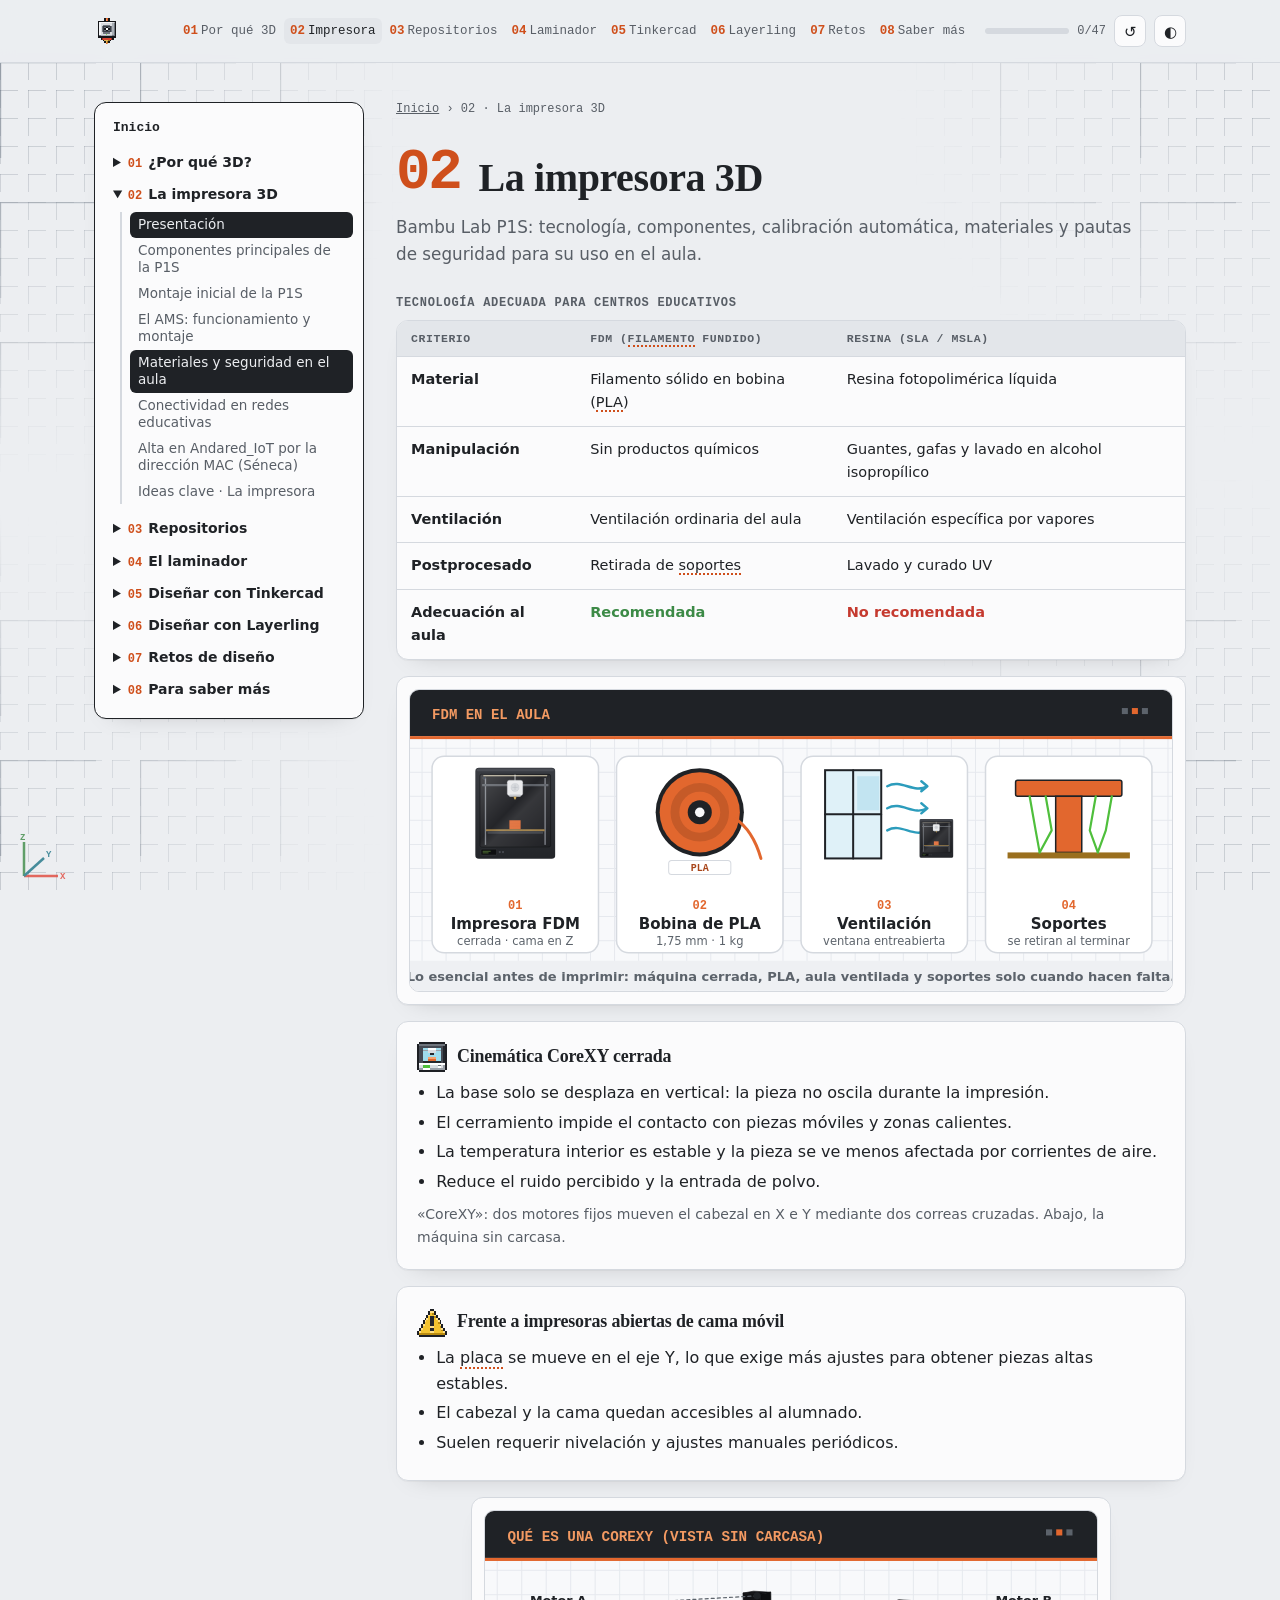
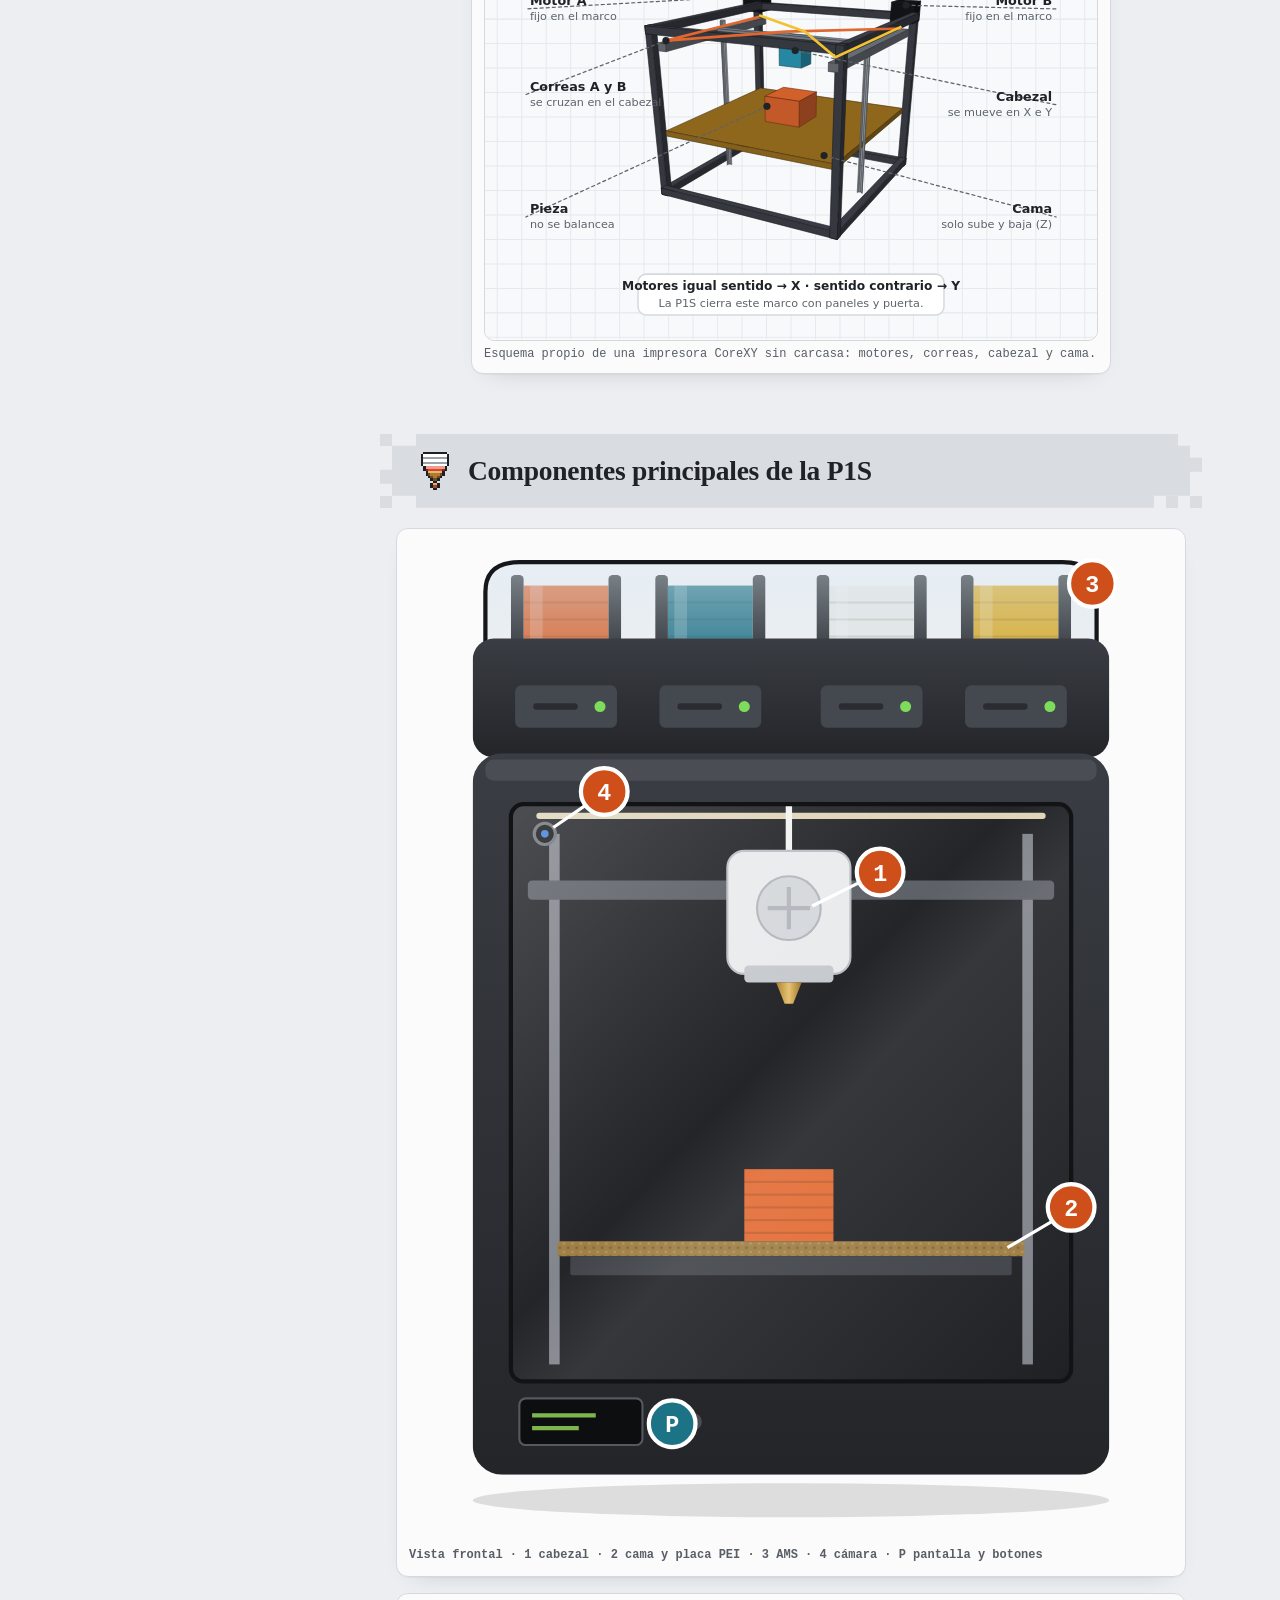
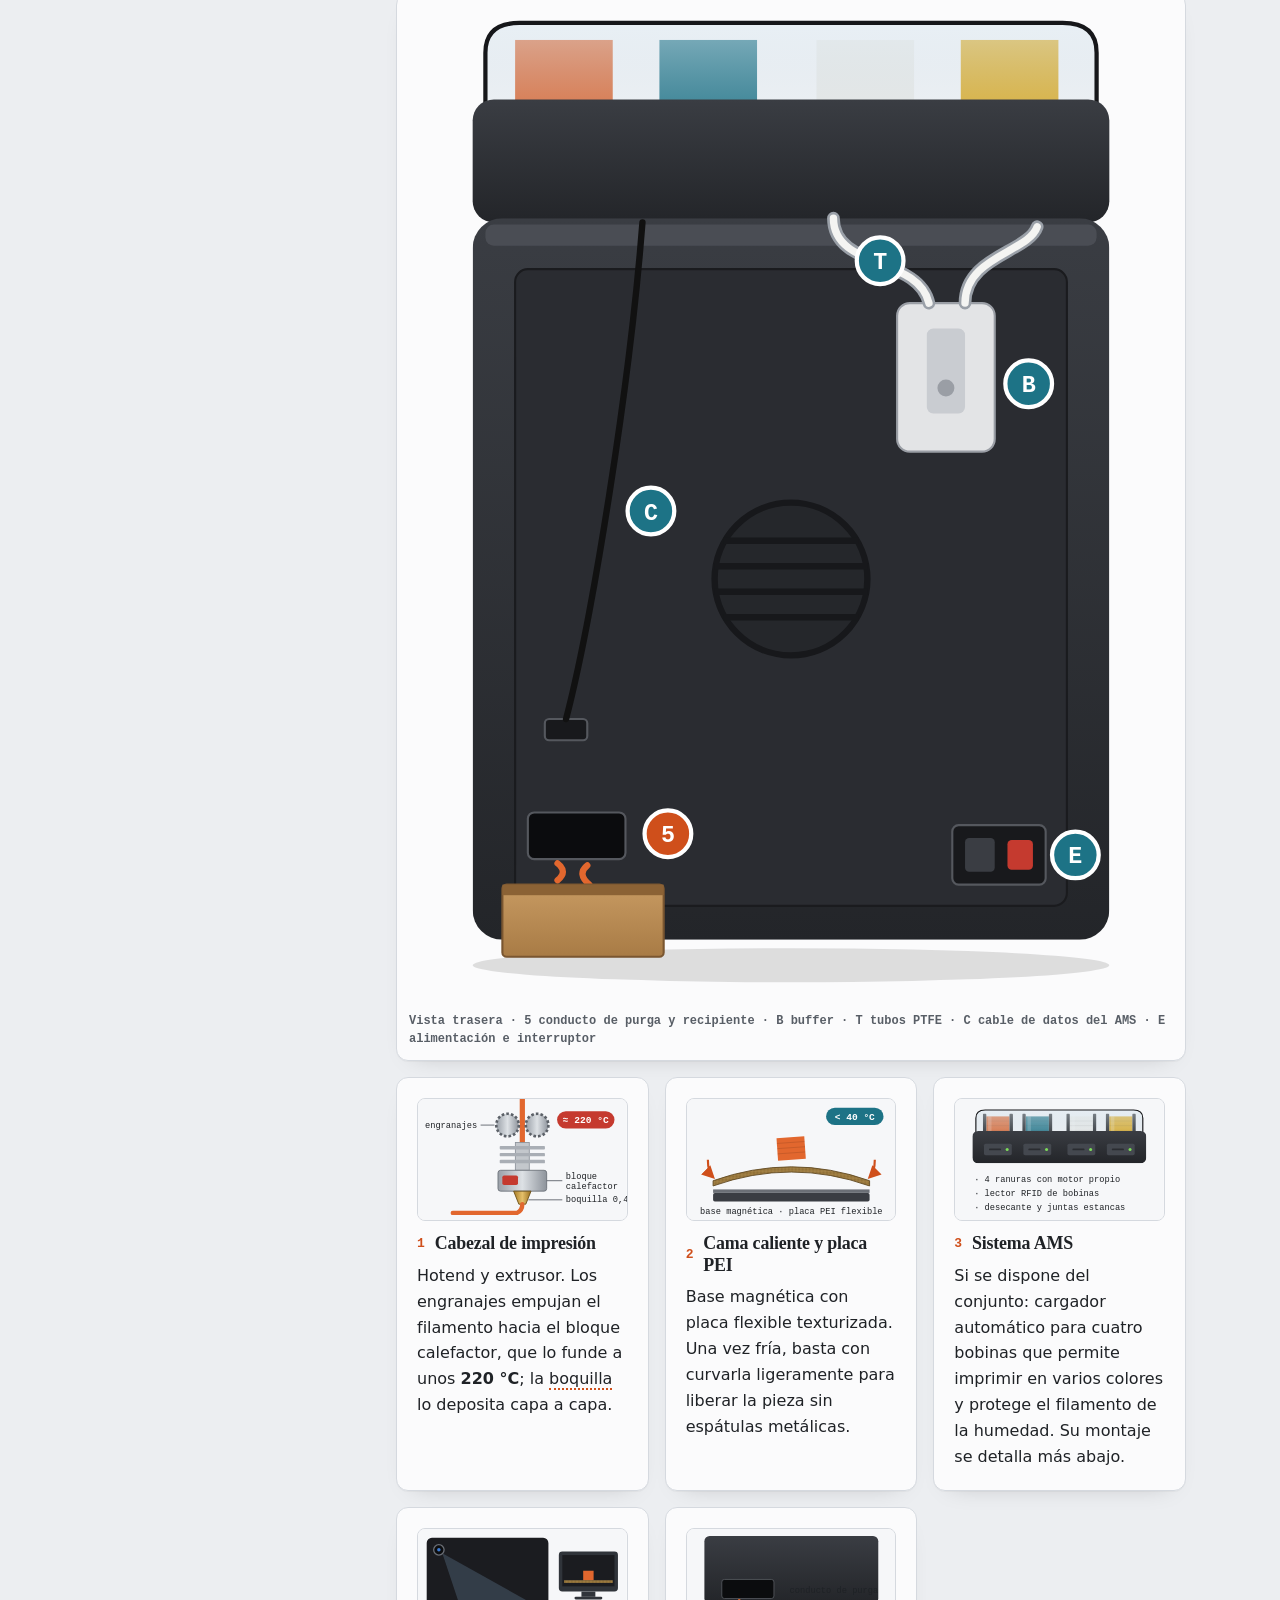
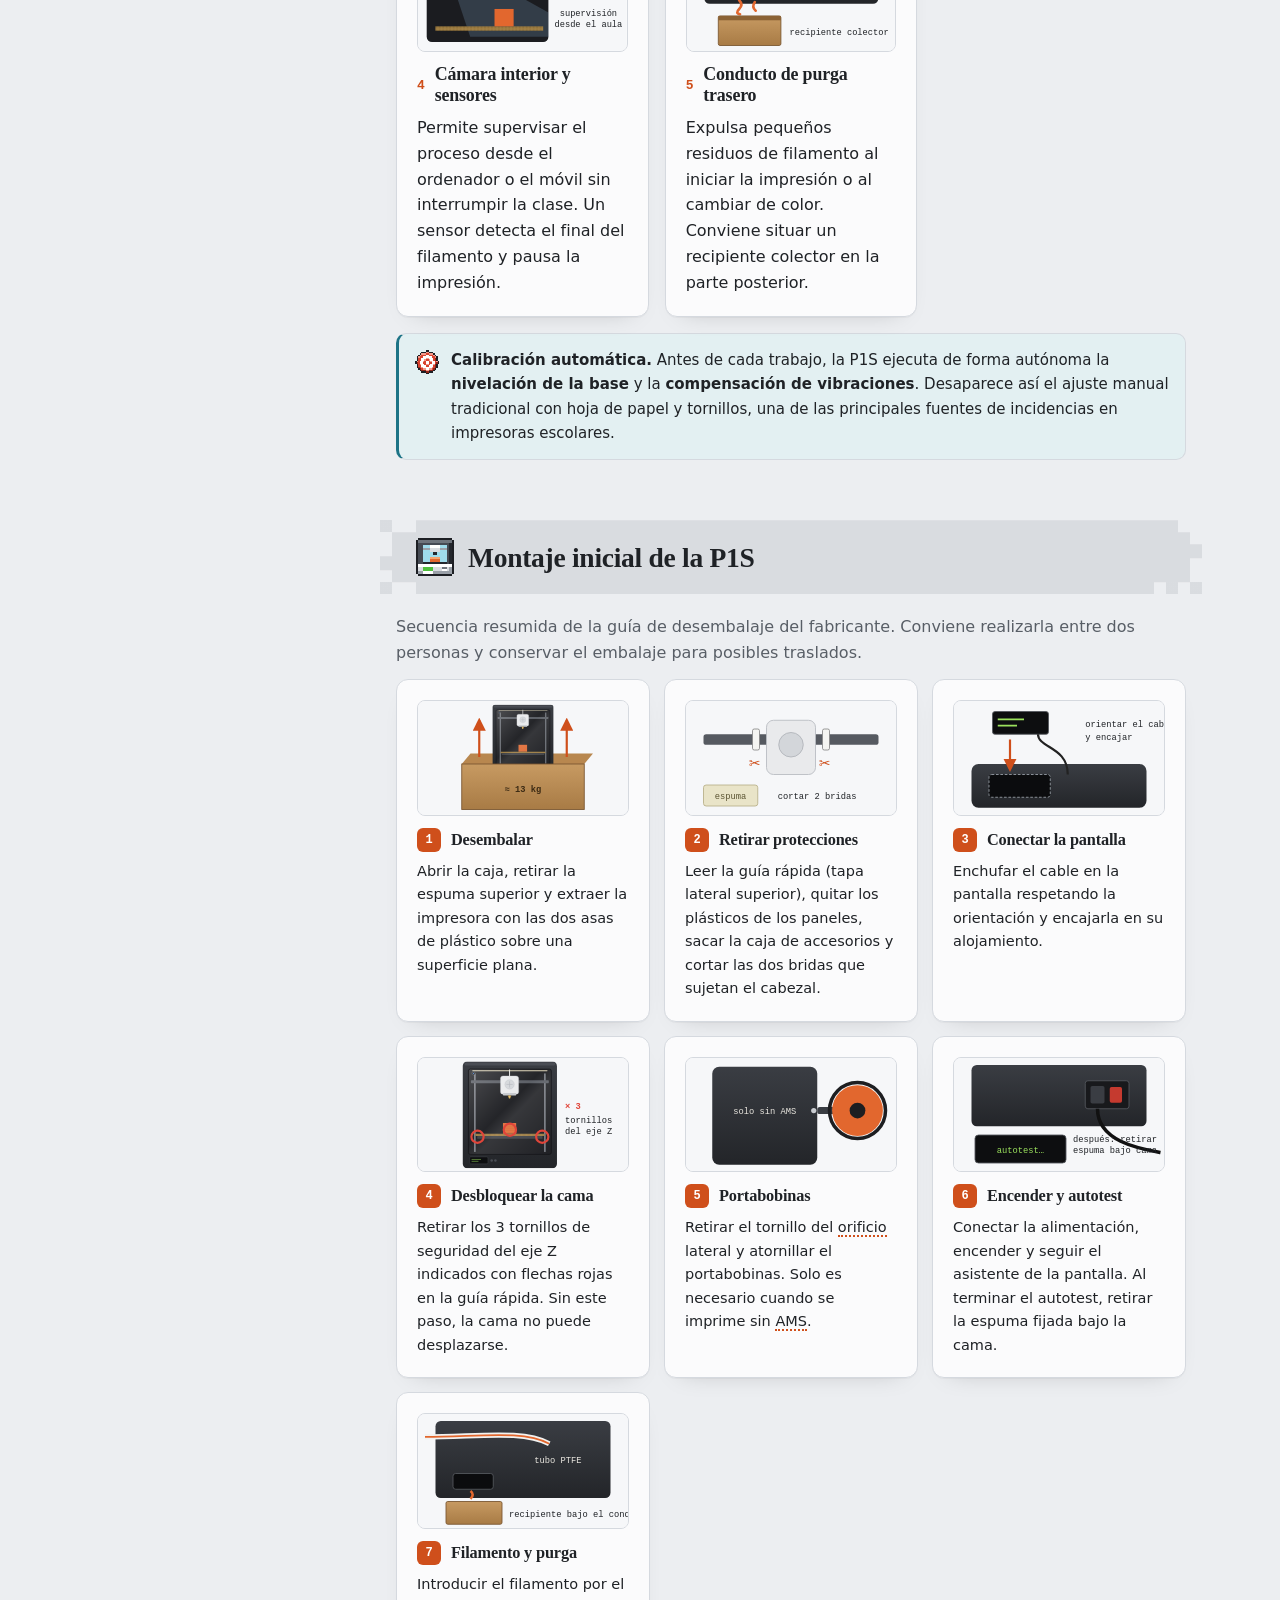
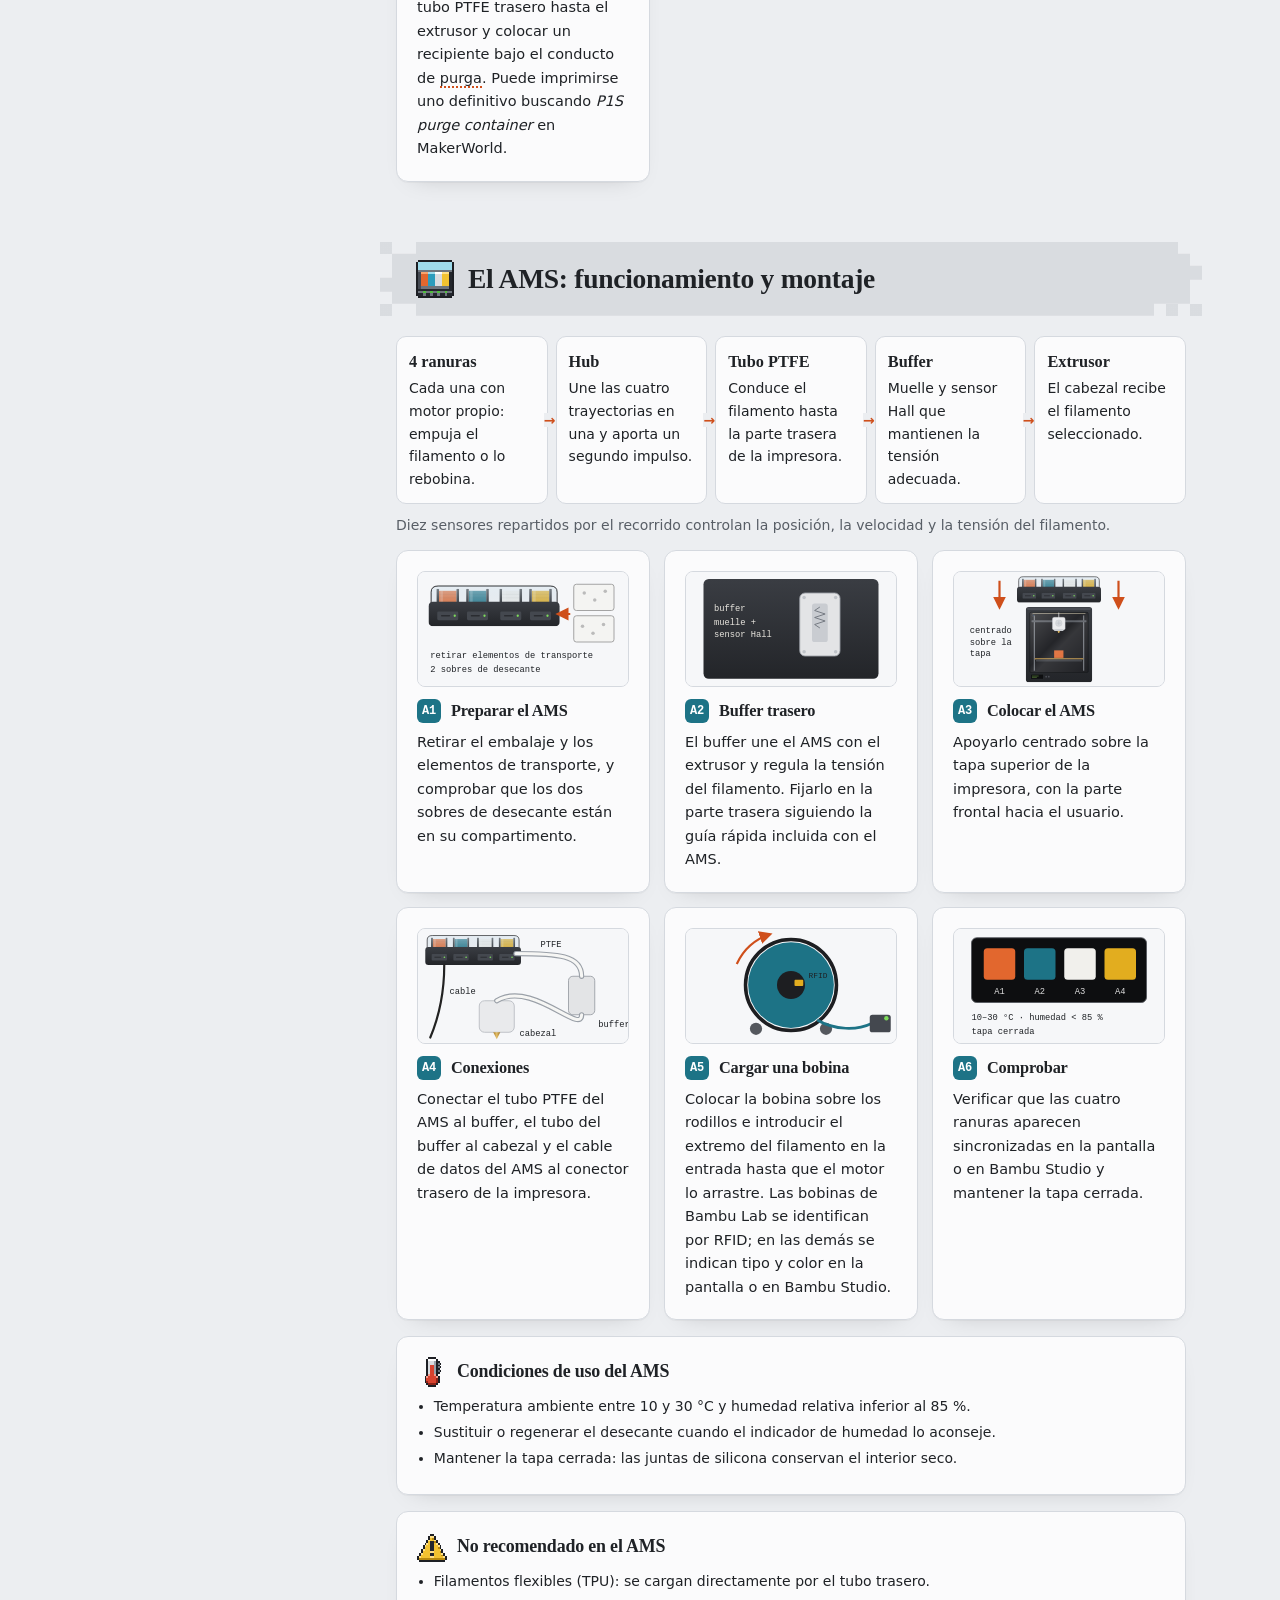
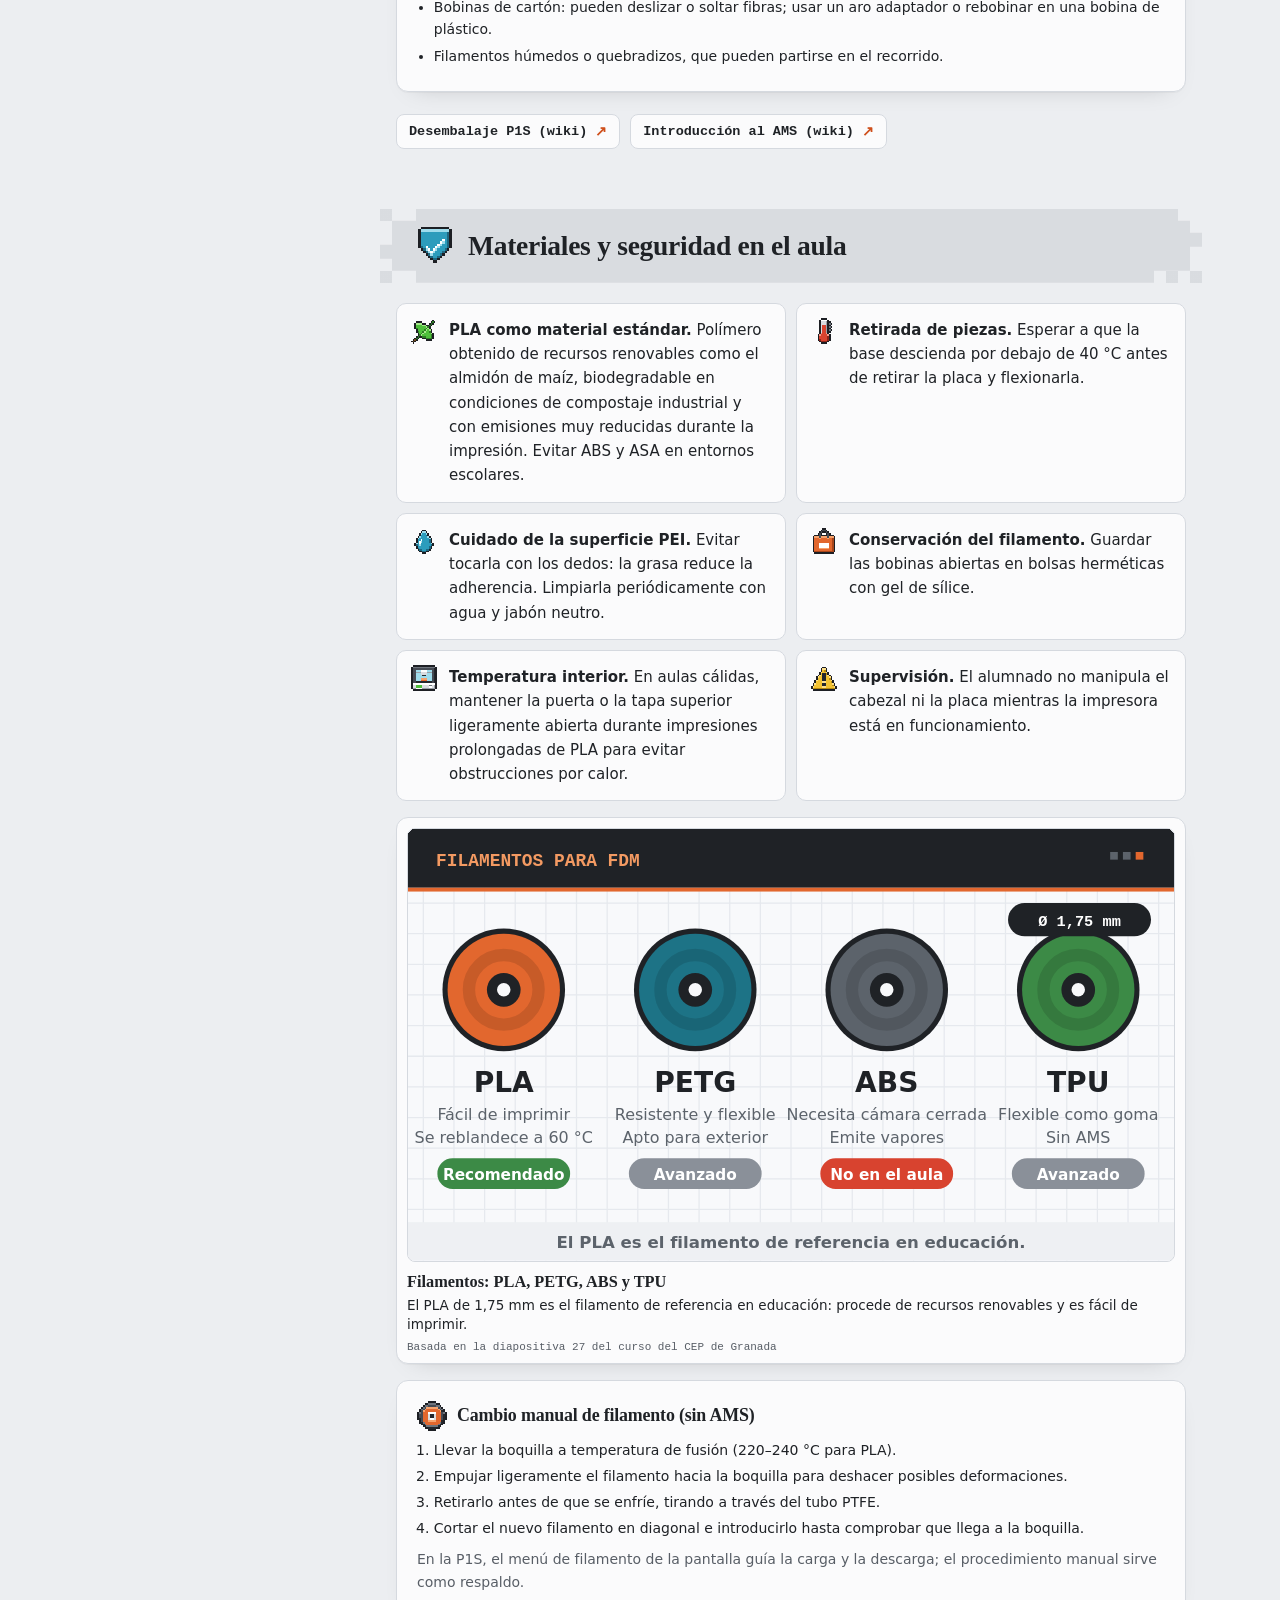
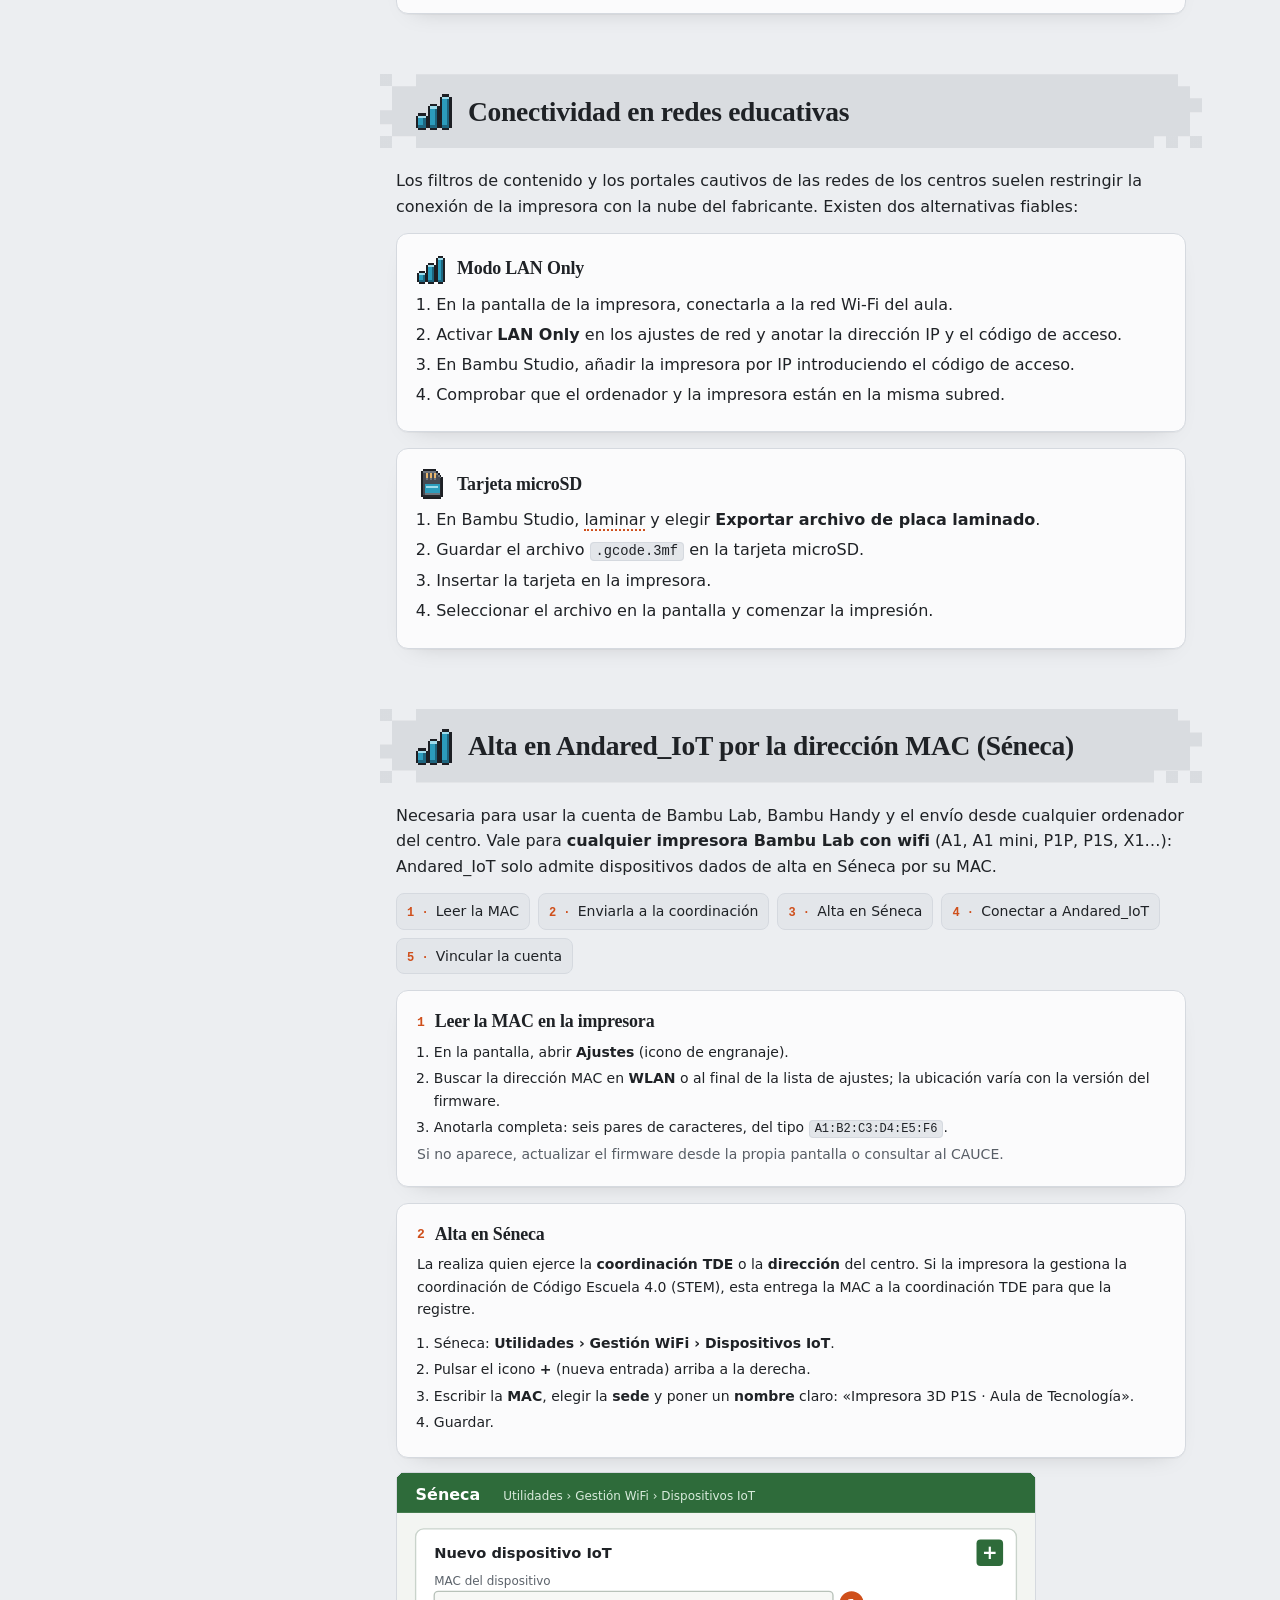
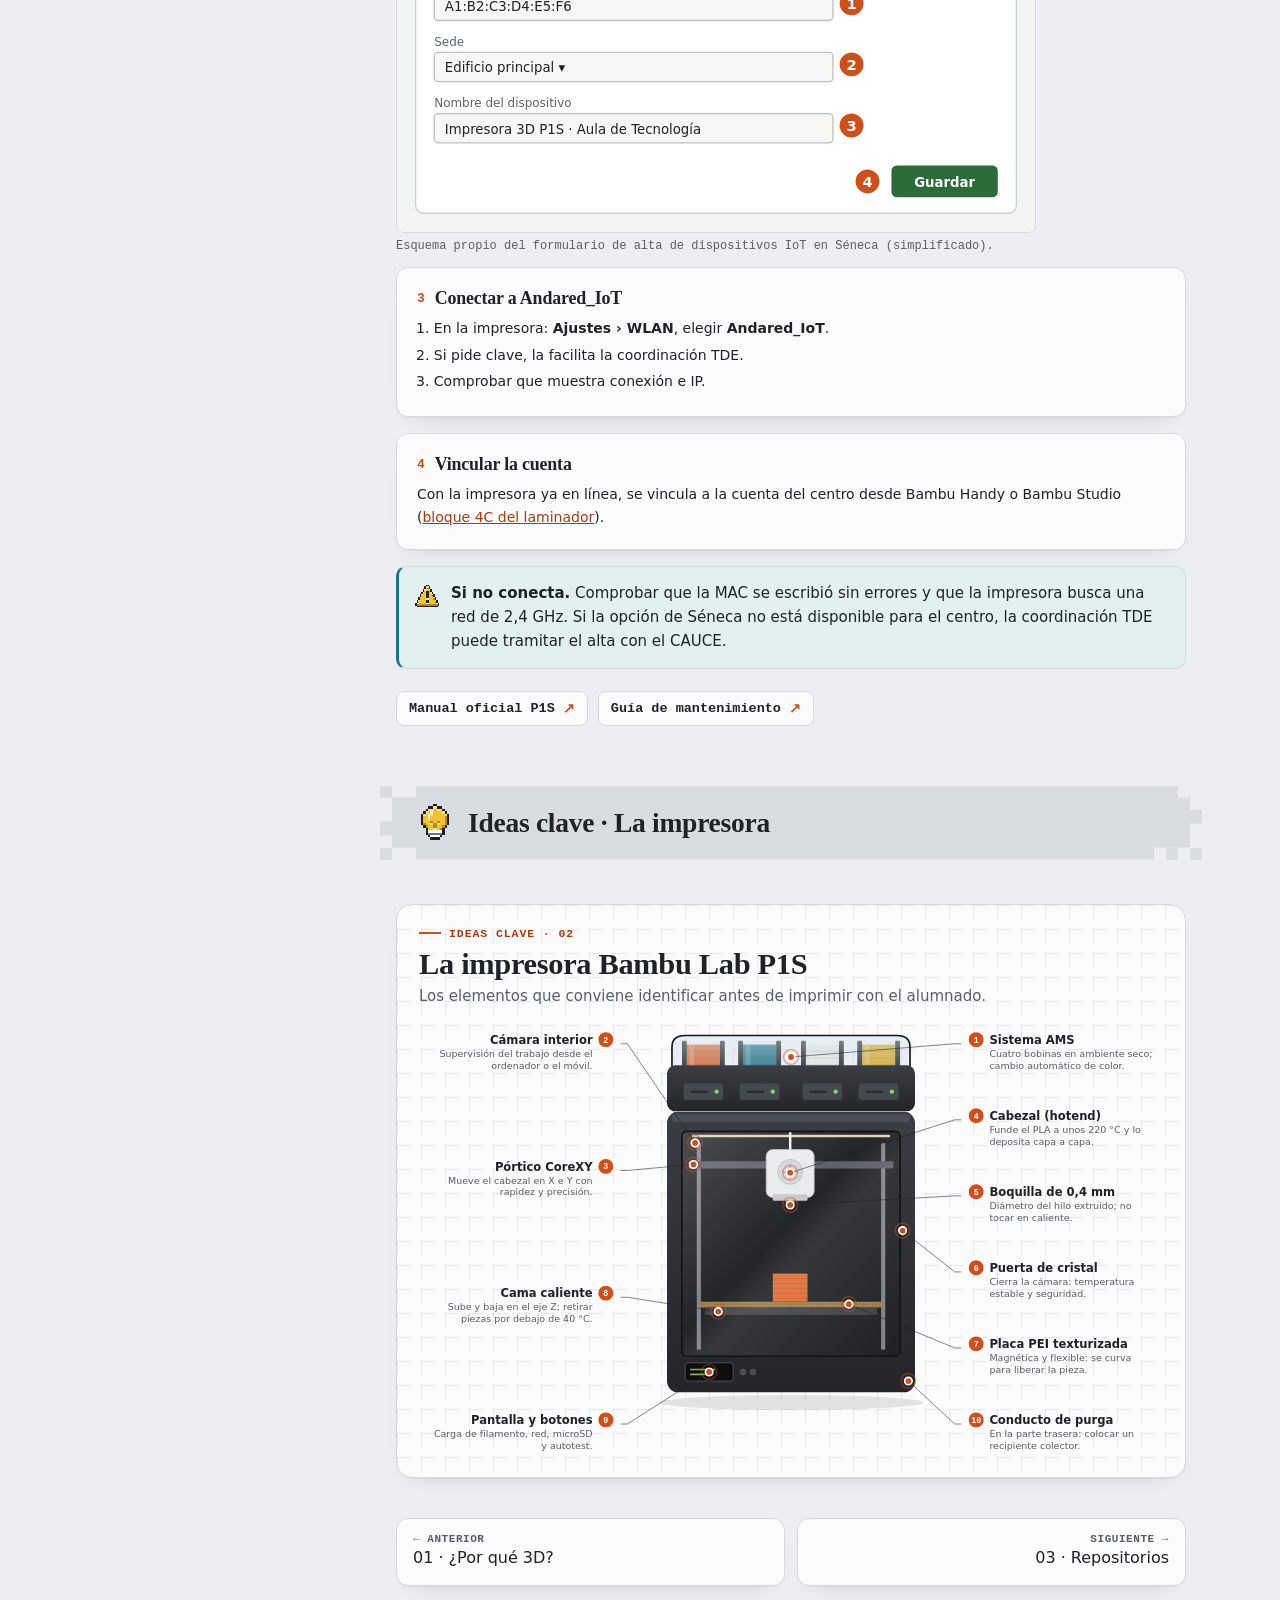
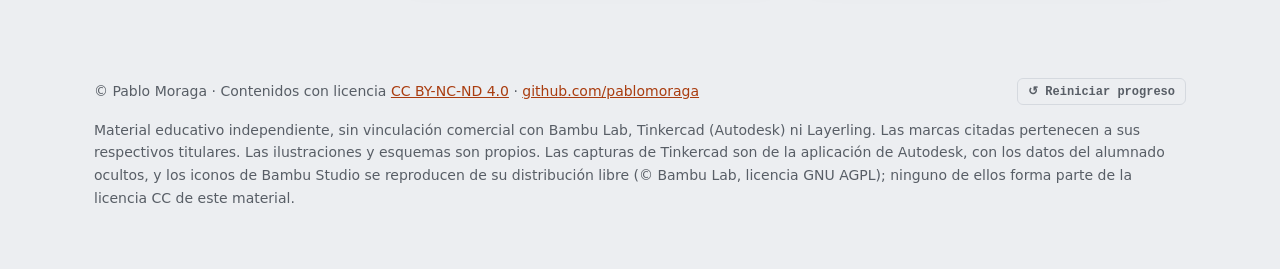
<file: 02-impresora.html>
<!doctype html>
<html lang="es">
<head>
<meta charset="utf-8">
<meta name="viewport" content="width=device-width, initial-scale=1">
<title>02 · La impresora 3D · Diseño e Impresión 3D en el aula</title>
<meta name="description" content="Manual práctico y secuencial para integrar el diseño y la impresión 3D en colegios e institutos de Andalucía (Código Escuela 4.0): Bambu Lab P1S, MakerWorld, Bambu Studio, Lychee Slicer, Tinkercad y Layerling.">
<meta name="author" content="Pablo Moraga">
<link rel="icon" href="img/favicon.svg" type="image/svg+xml">
<link rel="apple-touch-icon" href="img/favicon.svg">
<link rel="stylesheet" href="css/estilo.css?v=996119a9">
</head>
<body data-page="02-impresora.html">
<a class="skip" href="#contenido">Saltar al contenido</a>
<div class="cad tl" aria-hidden="true"></div><div class="cad tr" aria-hidden="true"></div><div class="cad bl" aria-hidden="true"></div><div class="cad br" aria-hidden="true"></div>
<svg class="axes" viewBox="0 0 54 54" aria-hidden="true"><path d="M10 44 L44 44" stroke="#e0453a" stroke-width="2.5"/><path d="M10 44 L10 10" stroke="#3c8a46" stroke-width="2.5"/><path d="M10 44 L30 26" stroke="#1d7386" stroke-width="2.5"/><g font-family="monospace" font-size="9" font-weight="700"><text x="46" y="47" fill="#e0453a">X</text><text x="6" y="8" fill="#3c8a46">Z</text><text x="32" y="25" fill="#1d7386">Y</text></g></svg>

<!-- Biblioteca de ilustraciones (gradientes y símbolos reutilizables) -->
<svg width="0" height="0" style="position:absolute" aria-hidden="true" focusable="false">
  <defs>
    <linearGradient id="g-glass" x1="0" y1="0" x2="1" y2="1"><stop offset="0" stop-color="#fff" stop-opacity=".22"/><stop offset=".45" stop-color="#fff" stop-opacity=".04"/><stop offset=".55" stop-color="#fff" stop-opacity=".12"/><stop offset="1" stop-color="#fff" stop-opacity=".02"/></linearGradient>
    <linearGradient id="g-pei" x1="0" x2="1"><stop offset="0" stop-color="#8b6b33"/><stop offset=".5" stop-color="#b48f4c"/><stop offset="1" stop-color="#7c5e2b"/></linearGradient>
    <linearGradient id="g-body" x1="0" x2="0" y1="0" y2="1"><stop offset="0" stop-color="#3a3d43"/><stop offset="1" stop-color="#232529"/></linearGradient>
    <linearGradient id="g-alu" x1="0" x2="1"><stop offset="0" stop-color="#9aa0a8"/><stop offset=".5" stop-color="#dde1e5"/><stop offset="1" stop-color="#8d939b"/></linearGradient>
    <linearGradient id="g-brass" x1="0" x2="1"><stop offset="0" stop-color="#a77b25"/><stop offset=".5" stop-color="#e5c06a"/><stop offset="1" stop-color="#9a6f1e"/></linearGradient>
    <linearGradient id="g-lid" x1="0" y1="0" x2="0" y2="1"><stop offset="0" stop-color="#d9e6ef" stop-opacity=".55"/><stop offset="1" stop-color="#b8c9d6" stop-opacity=".22"/></linearGradient>
    <linearGradient id="g-card" x1="0" x2="0" y1="0" y2="1"><stop offset="0" stop-color="#c79a62"/><stop offset="1" stop-color="#a87b45"/></linearGradient>
    <linearGradient id="g-view" x1="0" x2="0" y1="0" y2="1"><stop offset="0" stop-color="#f6f7f9"/><stop offset="1" stop-color="#e2e5e9"/></linearGradient>
    <pattern id="p-tex" width="4" height="4" patternUnits="userSpaceOnUse"><rect width="4" height="4" fill="#9c7a3e"/><circle cx="1" cy="1" r=".7" fill="#000" opacity=".2"/><circle cx="3" cy="3" r=".6" fill="#fff" opacity=".18"/></pattern>
    <marker id="m-arr" viewBox="0 0 10 10" refX="8" refY="5" markerWidth="6" markerHeight="6" orient="auto-start-reverse"><path d="M0 0 L10 5 L0 10 z" fill="#cf4f1b"/></marker>
    <marker id="m-arrB" viewBox="0 0 10 10" refX="6" refY="5" markerWidth="3.2" markerHeight="3.2" orient="auto"><path d="M0 0 L10 5 L0 10 z" fill="#1e88c8"/></marker>

    <symbol id="s-spool" viewBox="0 0 52 60">
      <rect x="6" y="5" width="40" height="50" fill="currentColor"/>
      <path d="M6 13H46M6 21H46M6 29H46M6 37H46M6 45H46" stroke="#000" stroke-opacity=".13"/>
      <rect x="9" y="5" width="6" height="50" fill="#fff" opacity=".2"/>
      <rect x="0" y="0" width="6" height="60" rx="2" fill="#1d1e21"/><rect x="46" y="0" width="6" height="60" rx="2" fill="#1d1e21"/>
    </symbol>

    <symbol id="s-ams" viewBox="0 0 300 96">
      <use href="#s-spool" x="18" y="10" width="52" height="60" style="color:#e2672e"/>
      <use href="#s-spool" x="86" y="10" width="52" height="60" style="color:#1d7386"/>
      <use href="#s-spool" x="162" y="10" width="52" height="60" style="color:#f1f0ec"/>
      <use href="#s-spool" x="230" y="10" width="52" height="60" style="color:#e2ad1f"/>
      <path d="M6 44 V18 Q6 4 22 4 H278 Q294 4 294 18 V44 Z" fill="url(#g-lid)" stroke="#16171a" stroke-width="2"/>
      <rect x="0" y="40" width="300" height="56" rx="10" fill="url(#g-body)"/>
      <g fill="#44484f"><rect x="20" y="62" width="48" height="20" rx="3"/><rect x="88" y="62" width="48" height="20" rx="3"/><rect x="164" y="62" width="48" height="20" rx="3"/><rect x="232" y="62" width="48" height="20" rx="3"/></g>
      <g fill="#7ddc5a"><circle cx="60" cy="72" r="2.6"/><circle cx="128" cy="72" r="2.6"/><circle cx="204" cy="72" r="2.6"/><circle cx="272" cy="72" r="2.6"/></g>
      <g stroke="#2a2c31" stroke-width="3" stroke-linecap="round"><path d="M30 72h18M98 72h18M174 72h18M242 72h18"/></g>
    </symbol>

    <symbol id="s-p1s" viewBox="0 0 300 340">
      <rect x="0" y="0" width="300" height="340" rx="14" fill="url(#g-body)"/>
      <rect x="6" y="3" width="288" height="10" rx="4" fill="#4a4d54"/>
      <rect x="18" y="24" width="264" height="272" rx="6" fill="#1b1c20"/>
      <rect x="30" y="28" width="240" height="3" rx="1.5" fill="#fff4cf" opacity=".85"/>
      <rect x="36" y="38" width="5" height="250" fill="#7d8188"/><rect x="259" y="38" width="5" height="250" fill="#7d8188"/>
      <rect x="26" y="60" width="248" height="9" rx="2" fill="#565a61"/>
      <path d="M149 24 V50" stroke="#f2f2f0" stroke-width="3"/>
      <rect x="120" y="46" width="58" height="58" rx="8" fill="#e9eaec" stroke="#b8bcc2"/>
      <circle cx="149" cy="73" r="15" fill="#d3d6da" stroke="#b0b4ba"/>
      <path d="M139 73h20M149 63v20" stroke="#b0b4ba" stroke-width="2"/>
      <rect x="128" y="100" width="42" height="8" rx="2" fill="#c4c7cc"/>
      <polygon points="143,108 155,108 151,118 147,118" fill="url(#g-brass)"/>
      <circle cx="34" cy="38" r="5" fill="#0c0d0f" stroke="#6a6e75" stroke-width="1.5"/><circle cx="34" cy="38" r="1.8" fill="#3a7bd5"/>
      <rect x="128" y="196" width="42" height="34" fill="#e2672e"/>
      <path d="M128 202H170M128 208H170M128 214H170M128 220H170M128 226H170" stroke="#000" stroke-opacity=".13"/>
      <rect x="40" y="230" width="220" height="7" rx="1.5" fill="url(#p-tex)"/>
      <rect x="46" y="237" width="208" height="9" rx="1" fill="#3a3d43"/>
      <rect x="18" y="24" width="264" height="272" rx="6" fill="url(#g-glass)" stroke="#121315" stroke-width="2"/>
      <rect x="22" y="304" width="58" height="22" rx="3" fill="#0d0e10" stroke="#55585e"/>
      <path d="M28 312h30M28 318h22" stroke="#9be15d" stroke-width="2" opacity=".8"/>
      <circle cx="92" cy="315" r="4" fill="#4a4d54"/><circle cx="104" cy="315" r="4" fill="#4a4d54"/>
    </symbol>

    <symbol id="s-p1s-back" viewBox="0 0 300 340">
      <rect width="300" height="340" rx="14" fill="url(#g-body)"/>
      <rect x="6" y="3" width="288" height="10" rx="4" fill="#4a4d54"/>
      <rect x="20" y="24" width="260" height="300" rx="6" fill="#2a2c31" stroke="#1a1b1e"/>
      <circle cx="150" cy="170" r="36" fill="#25272b" stroke="#17181b" stroke-width="3"/>
      <g stroke="#17181b" stroke-width="3"><path d="M118 152h64M114 164h72M114 176h72M118 188h64"/></g>
      <rect x="200" y="40" width="46" height="70" rx="6" fill="#e3e4e6" stroke="#9a9ea5"/>
      <rect x="214" y="52" width="18" height="40" rx="3" fill="#c9ccd1"/><circle cx="223" cy="80" r="4" fill="#9a9ea5"/>
      <rect x="34" y="236" width="20" height="10" rx="2" fill="#18191c" stroke="#55585e"/>
      <rect x="26" y="280" width="46" height="22" rx="3" fill="#0b0c0e" stroke="#55585e"/>
      <rect x="226" y="286" width="44" height="28" rx="3" fill="#18191c" stroke="#55585e"/>
      <rect x="232" y="292" width="14" height="16" rx="2" fill="#3a3d43"/><rect x="252" y="293" width="12" height="14" rx="2" fill="#c53a2f"/>
    </symbol>
  </defs>
</svg>

<header class="top">
  <div class="wrap top-in">
    <a class="brand" href="index.html" aria-label="Inicio"><i class="px" data-px="extruder"></i><span>Pablo Moraga · Diseño e Impresión 3D en el aula</span></a>
    <nav class="main" aria-label="Secciones">
      <a href="01-por-que.html"><b>01</b>Por qué 3D</a>
      <a href="02-impresora.html"><b>02</b>Impresora</a>
      <a href="03-repositorios.html"><b>03</b>Repositorios</a>
      <a href="04-laminador.html"><b>04</b>Laminador</a>
      <a href="05-tinkercad.html"><b>05</b>Tinkercad</a>
      <a href="06-layerling.html"><b>06</b>Layerling</a>
      <a href="07-retos.html"><b>07</b>Retos</a>
      <a href="08-saber-mas.html"><b>08</b>Saber más</a>
    </nav>
    <div class="tools">
      <div class="prog" title="Prácticas y retos completados (guardado en este navegador)">
        <span class="bar" aria-hidden="true"><i id="barFill"></i></span><span id="progText" title="Prácticas y retos completados en todo el manual">0/47</span>
      </div>
      <button class="ibtn" id="resetBtn" type="button" title="Reiniciar progreso" aria-label="Reiniciar progreso">↺</button>
      <button class="ibtn" id="themeBtn" type="button" title="Cambiar entre modo claro y oscuro" aria-label="Cambiar modo claro u oscuro">◐</button>
    </div>
  </div>
</header>

<main id="contenido">
<div class="wrap layout">
<nav class="side" aria-label="Índice del manual"><details class="side-wrap" open><summary>Índice del manual</summary><a href="index.html" class="side-home">Inicio</a><ul class="side-tree"><li><details><summary><span class="num">01</span>¿Por qué 3D?</summary><ul><li><a href="01-por-que.html">Presentación</a></li><li><a href="01-por-que.html#itinerario" data-sub="itinerario">Tu itinerario</a></li><li><a href="01-por-que.html#glosario" data-sub="glosario">Antes de empezar: palabras clave</a></li><li><a href="01-por-que.html#secuencia" data-sub="secuencia">Del problema a la pieza: secuencia didáctica tipo</a></li><li><a href="01-por-que.html#aplicaciones-por-areas-curriculares" data-sub="aplicaciones-por-areas-curriculares">Aplicaciones por áreas curriculares</a></li></ul></details></li><li><details open><summary><span class="num">02</span>La impresora 3D</summary><ul><li><a href="02-impresora.html" class="on" aria-current="page">Presentación</a></li><li><a href="#componentes-principales-de-la-p1s" data-sub="componentes-principales-de-la-p1s">Componentes principales de la P1S</a></li><li><a href="#montaje-inicial-de-la-p1s" data-sub="montaje-inicial-de-la-p1s">Montaje inicial de la P1S</a></li><li><a href="#el-ams-funcionamiento-y-montaje" data-sub="el-ams-funcionamiento-y-montaje">El AMS: funcionamiento y montaje</a></li><li><a href="#materiales-y-seguridad-en-el-aula" data-sub="materiales-y-seguridad-en-el-aula">Materiales y seguridad en el aula</a></li><li><a href="#conectividad-en-redes-educativas" data-sub="conectividad-en-redes-educativas">Conectividad en redes educativas</a></li><li><a href="#iot" data-sub="iot">Alta en Andared_IoT por la dirección MAC (Séneca)</a></li><li><a href="#ideas-clave-impresora" data-sub="ideas-clave-impresora">Ideas clave · La impresora</a></li></ul></details></li><li><details><summary><span class="num">03</span>Repositorios</summary><ul><li><a href="03-repositorios.html">Presentación</a></li><li><a href="03-repositorios.html#que-es-repositorio" data-sub="que-es-repositorio">¿Qué es un repositorio?</a></li><li><a href="03-repositorios.html#makerworld" data-sub="makerworld">MakerWorld</a></li><li><a href="03-repositorios.html#practica-en-makerworld" data-sub="practica-en-makerworld">Práctica en MakerWorld</a></li><li><a href="03-repositorios.html#makerlab" data-sub="makerlab">MakerLab: personalizar y modelar sin CAD</a></li><li><a href="03-repositorios.html#ideas-clave-repositorios" data-sub="ideas-clave-repositorios">Ideas clave · MakerWorld</a></li></ul></details></li><li><details><summary><span class="num">04</span>El laminador</summary><ul><li><a href="04-laminador.html">Presentación</a></li><li><a href="04-laminador.html#bambu-studio" data-sub="bambu-studio">Bambu Studio</a></li><li><a href="04-laminador.html#s-o-s-aula-incidencias-frecuentes" data-sub="s-o-s-aula-incidencias-frecuentes">S.O.S. Aula: incidencias frecuentes</a></li><li><a href="04-laminador.html#galeria-de-errores-de-impresion" data-sub="galeria-de-errores-de-impresion">Galería de errores de impresión</a></li><li><a href="04-laminador.html#diagnostico" data-sub="diagnostico">¿Qué le pasa a mi pieza?</a></li><li><a href="04-laminador.html#lychee-slicer" data-sub="lychee-slicer">Lychee Slicer</a></li><li><a href="04-laminador.html#handy" data-sub="handy">Control desde el móvil: Bambu Handy</a></li><li><a href="04-laminador.html#ideas-clave-laminador" data-sub="ideas-clave-laminador">Ideas clave · Bambu Studio</a></li></ul></details></li><li><details><summary><span class="num">05</span>Diseñar con Tinkercad</summary><ul><li><a href="05-tinkercad.html">Presentación</a></li><li><a href="05-tinkercad.html#tinkercad-en-doce-operaciones" data-sub="tinkercad-en-doce-operaciones">Tinkercad en doce operaciones</a></li><li><a href="05-tinkercad.html#tinkercad-real" data-sub="tinkercad-real">El editor real de Tinkercad</a></li><li><a href="05-tinkercad.html#clases" data-sub="clases">Clases en Tinkercad y Google Classroom</a></li><li><a href="05-tinkercad.html#atajos" data-sub="atajos">Atajos de teclado</a></li><li><a href="05-tinkercad.html#practicas-con-tinkercad" data-sub="practicas-con-tinkercad">Prácticas con Tinkercad</a></li><li><a href="05-tinkercad.html#cansat-tinkercad" data-sub="cansat-tinkercad">CanSat con Tinkercad</a></li><li><a href="05-tinkercad.html#ideas-clave-diseno" data-sub="ideas-clave-diseno">Ideas clave · Diseño 3D</a></li></ul></details></li><li><details><summary><span class="num">06</span>Diseñar con Layerling</summary><ul><li><a href="06-layerling.html">Presentación</a></li><li><a href="06-layerling.html#interfaz-layerling" data-sub="interfaz-layerling">La interfaz de Layerling</a></li><li><a href="06-layerling.html#layerling-paso-a-paso" data-sub="layerling-paso-a-paso">Layerling paso a paso</a></li><li><a href="06-layerling.html#atajos-ly" data-sub="atajos-ly">Atajos de teclado</a></li><li><a href="06-layerling.html#practicas-con-layerling" data-sub="practicas-con-layerling">Prácticas con Layerling</a></li><li><a href="06-layerling.html#cansat-layerling" data-sub="cansat-layerling">CanSat con Layerling</a></li><li><a href="06-layerling.html#ahora-con-asistente-del-prompt-al-stl" data-sub="ahora-con-asistente-del-prompt-al-stl">Ahora con Asistente: del prompt al STL</a></li><li><a href="06-layerling.html#otras-herramientas" data-sub="otras-herramientas">Otras herramientas gratuitas de modelado</a></li></ul></details></li><li><details><summary><span class="num">07</span>Retos de diseño</summary><ul><li><a href="07-retos.html">Presentación</a></li><li><a href="07-retos.html#ideas-para-seguir-proyectos-del-curso" data-sub="ideas-para-seguir-proyectos-del-curso">Ideas para seguir: proyectos del curso</a></li></ul></details></li><li><details><summary><span class="num">08</span>Para saber más</summary><ul><li><a href="08-saber-mas.html">Presentación</a></li><li><a href="08-saber-mas.html#tab-prof" data-sub="tab-prof">Para el profesorado</a></li><li><a href="08-saber-mas.html#tab-lam" data-sub="tab-lam">Otros laminadores</a></li><li><a href="08-saber-mas.html#tab-rec" data-sub="tab-rec">Recursos</a></li><li><a href="08-saber-mas.html#tab-cred" data-sub="tab-cred">Créditos y licencias</a></li></ul></details></li></ul></details></nav>
<div class="page-main">
<p class="crumbs"><a href="index.html">Inicio</a> › 02 · La impresora 3D</p>
<!-- 02 LA IMPRESORA -->
<section class="sec" id="impresora">
  <div class="wrap">
    <div class="sec-head"><span class="sec-num">02</span><h2>La impresora 3D</h2>
      <p class="kick">Bambu Lab P1S: tecnología, componentes, calibración automática, materiales y pautas de seguridad para su uso en el aula.</p></div>

    <h3 class="mini">Tecnología adecuada para centros educativos</h3>
    <div class="tbl"><table>
      <thead><tr><th>Criterio</th><th>FDM (filamento fundido)</th><th>Resina (SLA / MSLA)</th></tr></thead>
      <tbody>
        <tr><td>Material</td><td>Filamento sólido en bobina (PLA)</td><td>Resina fotopolimérica líquida</td></tr>
        <tr><td>Manipulación</td><td>Sin productos químicos</td><td>Guantes, gafas y lavado en alcohol isopropílico</td></tr>
        <tr><td>Ventilación</td><td>Ventilación ordinaria del aula</td><td>Ventilación específica por vapores</td></tr>
        <tr><td>Postprocesado</td><td>Retirada de soportes</td><td>Lavado y curado UV</td></tr>
        <tr><td>Adecuación al aula</td><td class="yes">Recomendada</td><td class="no">No recomendada</td></tr>
      </tbody>
    </table></div>
    <figure class="shot ill" data-ui="fdmaula" style="margin-top:16px"></figure>

    <div class="grid two" style="margin-top:16px">
      <div class="card">
        <h4><i class="px" data-px="printer"></i>Cinemática CoreXY cerrada</h4>
        <ul class="clean">
          <li>La base solo se desplaza en vertical: la pieza no oscila durante la impresión.</li>
          <li>El cerramiento impide el contacto con piezas móviles y zonas calientes.</li>
          <li>La temperatura interior es estable y la pieza se ve menos afectada por corrientes de aire.</li>
          <li>Reduce el ruido percibido y la entrada de polvo.</li>
        </ul>
        <p class="small muted" style="margin:8px 0 0">«CoreXY»: dos motores fijos mueven el cabezal en X e Y mediante dos correas cruzadas. Abajo, la máquina sin carcasa.</p>
      </div>
      <div class="card">
        <h4><i class="px" data-px="warn"></i>Frente a impresoras abiertas de cama móvil</h4>
        <ul class="clean">
          <li>La placa se mueve en el eje Y, lo que exige más ajustes para obtener piezas altas estables.</li>
          <li>El cabezal y la cama quedan accesibles al alumnado.</li>
          <li>Suelen requerir nivelación y ajustes manuales periódicos.</li>
        </ul>
      </div>
    </div>
    <figure class="shot ill" data-ui="corexy" style="max-width:640px;margin:16px auto 0"><figcaption>Esquema propio de una impresora CoreXY sin carcasa: motores, correas, cabezal y cama.</figcaption></figure>

    <h3 class="sub" id="componentes-principales-de-la-p1s" style="scroll-margin-top:110px"><i class="px" data-px="nozzle"></i>Componentes principales de la P1S</h3>
    <div class="grid two">
      <figure class="ill">
        <svg viewBox="0 0 360 470" role="img" aria-label="Vista frontal de la Bambu Lab P1S con el AMS sobre la tapa">
          <ellipse cx="180" cy="452" rx="150" ry="8" fill="#000" opacity=".12"/>
          <use href="#s-ams" x="30" y="6" width="300" height="96"/>
          <use href="#s-p1s" x="30" y="100" width="300" height="340"/>
          <path d="M190 172 L214 160" stroke="#fff" stroke-width="1.5"/>
          <g class="mk"><circle cx="222" cy="156" r="11"/><text x="222" y="160" text-anchor="middle">1</text></g>
          <path d="M282 333 L304 320" stroke="#fff" stroke-width="1.5"/>
          <g class="mk"><circle cx="312" cy="314" r="11"/><text x="312" y="318" text-anchor="middle">2</text></g>
          <g class="mk"><circle cx="322" cy="20" r="11"/><text x="322" y="24" text-anchor="middle">3</text></g>
          <path d="M68 135 L84 124" stroke="#fff" stroke-width="1.5"/>
          <g class="mk"><circle cx="92" cy="118" r="11"/><text x="92" y="122" text-anchor="middle">4</text></g>
          <g class="mk t"><circle cx="124" cy="416" r="11"/><text x="124" y="420" text-anchor="middle">P</text></g>
        </svg>
        <figcaption>Vista frontal · 1 cabezal · 2 cama y placa PEI · 3 AMS · 4 cámara · P pantalla y botones</figcaption>
      </figure>
      <figure class="ill">
        <svg viewBox="0 0 360 470" role="img" aria-label="Vista trasera de la P1S con buffer, tubos PTFE, conducto de purga y recipiente">
          <ellipse cx="180" cy="452" rx="150" ry="8" fill="#000" opacity=".12"/>
          <rect x="50" y="16" width="46" height="34" fill="#e2672e"/><rect x="118" y="16" width="46" height="34" fill="#1d7386"/><rect x="192" y="16" width="46" height="34" fill="#f1f0ec"/><rect x="260" y="16" width="46" height="34" fill="#e2ad1f"/>
          <path d="M36 50 V22 Q36 8 52 8 H308 Q324 8 324 22 V50 Z" fill="url(#g-lid)" stroke="#16171a" stroke-width="2"/>
          <rect x="30" y="44" width="300" height="58" rx="10" fill="url(#g-body)"/>
          <use href="#s-p1s-back" x="30" y="100" width="300" height="340"/>
          <g fill="none" stroke-linecap="round">
            <path d="M200 100 C200 124 240 118 245 140" stroke="#9aa0a8" stroke-width="6"/><path d="M200 100 C200 124 240 118 245 140" stroke="#f4f4f2" stroke-width="3.5"/>
            <path d="M262 140 C262 118 292 116 296 104" stroke="#9aa0a8" stroke-width="6"/><path d="M262 140 C262 118 292 116 296 104" stroke="#f4f4f2" stroke-width="3.5"/>
            <path d="M110 102 C104 180 86 290 74 336" stroke="#111" stroke-width="3"/>
            <path d="M70 404 q5 4 0 8" stroke="#e2672e" stroke-width="3"/><path d="M84 405 q-5 4 1 9" stroke="#e2672e" stroke-width="3"/>
          </g>
          <rect x="44" y="414" width="76" height="34" rx="2" fill="url(#g-card)" stroke="#7a5630"/><rect x="44" y="414" width="76" height="5" fill="#8b6235"/>
          <g class="mk"><circle cx="122" cy="390" r="11"/><text x="122" y="394" text-anchor="middle">5</text></g>
          <g class="mk t"><circle cx="292" cy="178" r="11"/><text x="292" y="182" text-anchor="middle">B</text></g>
          <g class="mk t"><circle cx="222" cy="120" r="11"/><text x="222" y="124" text-anchor="middle">T</text></g>
          <g class="mk t"><circle cx="114" cy="238" r="11"/><text x="114" y="242" text-anchor="middle">C</text></g>
          <g class="mk t"><circle cx="314" cy="400" r="11"/><text x="314" y="404" text-anchor="middle">E</text></g>
        </svg>
        <figcaption>Vista trasera · 5 conducto de purga y recipiente · B buffer · T tubos PTFE · C cable de datos del AMS · E alimentación e interruptor</figcaption>
      </figure>
    </div>

    <div class="grid comp" style="margin-top:16px">
      <div class="card">
        <svg viewBox="0 0 240 140" role="img" aria-label="Sección del cabezal: engranajes, bloque calefactor y boquilla">
          <rect width="240" height="140" class="ill-bg"/>
          <rect x="117" y="0" width="6" height="56" fill="#e2672e"/>
          <circle cx="103" cy="30" r="13" fill="url(#g-alu)" stroke="#5c6168" stroke-width="3" stroke-dasharray="3 2.4"/>
          <circle cx="137" cy="30" r="13" fill="url(#g-alu)" stroke="#5c6168" stroke-width="3" stroke-dasharray="3 2.4"/>
          <rect x="112" y="50" width="16" height="32" fill="#c3c7cc" stroke="#8d939b"/>
          <g fill="#a9aeb5"><rect x="94" y="54" width="52" height="4" rx="1"/><rect x="94" y="62" width="52" height="4" rx="1"/><rect x="94" y="70" width="52" height="4" rx="1"/></g>
          <rect x="92" y="82" width="56" height="24" rx="3" fill="url(#g-alu)" stroke="#6b7078"/>
          <rect x="97" y="88" width="18" height="11" rx="2" fill="#c53a2f"/>
          <polygon points="110,106 130,106 124,121 116,121" fill="url(#g-brass)" stroke="#6b4e14"/>
          <path d="M40 131 H114 Q120 128 120 121" stroke="#e2672e" stroke-width="5" fill="none" stroke-linecap="round"/>
          <path class="ldr" d="M88 30 H72"/><text class="lbl" x="68" y="33" text-anchor="end">engranajes</text>
          <path class="ldr" d="M148 94 H166"/><text class="lbl" x="170" y="92">bloque</text><text class="lbl" x="170" y="103">calefactor</text>
          <path class="ldr" d="M127 116 H166"/><text class="lbl" x="170" y="119">boquilla 0,4</text>
          <rect x="160" y="14" width="66" height="20" rx="10" fill="#c53a2f"/><text x="193" y="28" text-anchor="middle" fill="#fff" font-size="11" font-weight="700" font-family="monospace">≈ 220 °C</text>
        </svg>
        <h4><span class="num">1</span> Cabezal de impresión</h4>
        <p>Hotend y extrusor. Los engranajes empujan el filamento hacia el bloque calefactor, que lo funde a unos <b>220 °C</b>; la boquilla lo deposita capa a capa.</p>
      </div>
      <div class="card">
        <svg viewBox="0 0 240 140" role="img" aria-label="Placa PEI flexionada liberando una pieza sobre la base magnética">
          <rect width="240" height="140" class="ill-bg"/>
          <rect x="30" y="108" width="180" height="10" rx="2" fill="#3a3d43"/>
          <rect x="30" y="104" width="180" height="4" fill="#6b6f76"/>
          <path d="M30 94 Q120 62 210 94 L210 100 Q120 68 30 100 Z" fill="url(#p-tex)" stroke="#5e4720"/>
          <g transform="rotate(-4 120 60)"><rect x="104" y="44" width="32" height="26" fill="#e2672e"/><path d="M104 50h32M104 56h32M104 62h32" stroke="#000" stroke-opacity=".13"/></g>
          <path class="arr" d="M24 70 Q24 84 30 90"/><path class="arr" d="M216 70 Q216 84 210 90"/>
          <text class="lbl" x="120" y="132" text-anchor="middle">base magnética · placa PEI flexible</text>
          <rect x="160" y="10" width="66" height="20" rx="10" fill="#1d7386"/><text x="193" y="24" text-anchor="middle" fill="#fff" font-size="11" font-weight="700" font-family="monospace">&lt; 40 °C</text>
        </svg>
        <h4><span class="num">2</span> Cama caliente y placa PEI</h4>
        <p>Base magnética con placa flexible texturizada. Una vez fría, basta con curvarla ligeramente para liberar la pieza sin espátulas metálicas.</p>
      </div>
      <div class="card">
        <svg viewBox="0 0 240 140" role="img" aria-label="AMS con cuatro bobinas de colores">
          <rect width="240" height="140" class="ill-bg"/>
          <use href="#s-ams" x="20" y="10" width="200" height="64"/>
          <text class="lbl" x="22" y="96">· 4 ranuras con motor propio</text>
          <text class="lbl" x="22" y="112">· lector RFID de bobinas</text>
          <text class="lbl" x="22" y="128">· desecante y juntas estancas</text>
        </svg>
        <h4><span class="num">3</span> Sistema AMS</h4>
        <p>Si se dispone del conjunto: cargador automático para cuatro bobinas que permite imprimir en varios colores y protege el filamento de la humedad. Su montaje se detalla más abajo.</p>
      </div>
      <div class="card">
        <svg viewBox="0 0 240 140" role="img" aria-label="Cámara interior enfocando la placa y su imagen en un monitor">
          <rect width="240" height="140" class="ill-bg"/>
          <rect x="10" y="10" width="140" height="120" rx="6" fill="#1b1c20"/>
          <polygon points="28,28 150,96 150,124 60,124" fill="#9fd3ff" opacity=".18"/>
          <circle cx="24" cy="24" r="6" fill="#0c0d0f" stroke="#6a6e75" stroke-width="1.5"/><circle cx="24" cy="24" r="2" fill="#3a7bd5"/>
          <rect x="20" y="112" width="124" height="5" fill="url(#p-tex)"/>
          <rect x="88" y="92" width="22" height="20" fill="#e2672e"/>
          <rect x="162" y="26" width="68" height="46" rx="4" fill="#30343a"/><rect x="166" y="30" width="60" height="36" fill="#1b1c20"/>
          <rect x="190" y="48" width="12" height="11" fill="#e2672e"/><rect x="168" y="59" width="56" height="3" fill="url(#p-tex)"/>
          <rect x="188" y="72" width="16" height="6" fill="#30343a"/><rect x="180" y="78" width="32" height="3" rx="1.5" fill="#30343a"/>
          <text class="lbl" x="196" y="100" text-anchor="middle">supervisión</text><text class="lbl" x="196" y="113" text-anchor="middle">desde el aula</text>
        </svg>
        <h4><span class="num">4</span> Cámara interior y sensores</h4>
        <p>Permite supervisar el proceso desde el ordenador o el móvil sin interrumpir la clase. Un sensor detecta el final del filamento y pausa la impresión.</p>
      </div>
      <div class="card">
        <svg viewBox="0 0 240 140" role="img" aria-label="Conducto de purga trasero con residuos cayendo en un recipiente">
          <rect width="240" height="140" class="ill-bg"/>
          <rect x="20" y="8" width="200" height="78" rx="6" fill="url(#g-body)"/>
          <rect x="40" y="58" width="60" height="22" rx="3" fill="#0b0c0e" stroke="#55585e"/>
          <g fill="none" stroke="#e2672e" stroke-width="3" stroke-linecap="round"><path d="M60 82 q5 5 0 10 t1 6"/><path d="M78 84 q-4 6 1 10"/></g>
          <rect x="36" y="100" width="72" height="34" rx="2" fill="url(#g-card)" stroke="#7a5630"/><rect x="36" y="100" width="72" height="5" fill="#8b6235"/>
          <text class="lbl" x="118" y="74">conducto de purga</text>
          <text class="lbl" x="118" y="122">recipiente colector</text>
        </svg>
        <h4><span class="num">5</span> Conducto de purga trasero</h4>
        <p>Expulsa pequeños residuos de filamento al iniciar la impresión o al cambiar de color. Conviene situar un recipiente colector en la parte posterior.</p>
      </div>
    </div>

    <div class="note info"><i class="px" data-px="target"></i><div><p><b>Calibración automática.</b> Antes de cada trabajo, la P1S ejecuta de forma autónoma la <b>nivelación de la base</b> y la <b>compensación de vibraciones</b>. Desaparece así el ajuste manual tradicional con hoja de papel y tornillos, una de las principales fuentes de incidencias en impresoras escolares.</p></div></div>

    <h3 class="sub" id="montaje-inicial-de-la-p1s" style="scroll-margin-top:110px"><i class="px" data-px="printer"></i>Montaje inicial de la P1S</h3>
    <p class="muted">Secuencia resumida de la guía de desembalaje del fabricante. Conviene realizarla entre dos personas y conservar el embalaje para posibles traslados.</p>
    <div class="mount">
      <div class="card">
        <svg viewBox="0 0 240 130" role="img" aria-label="Impresora saliendo de la caja"><rect width="240" height="130" class="ill-bg"/>
          <polygon points="50,72 190,72 200,60 60,60" fill="#b8874f"/>
          <use href="#s-p1s" x="85" y="4" width="70" height="80"/>
          <rect x="50" y="72" width="140" height="52" fill="url(#g-card)" stroke="#7a5630"/>
          <path class="arr" d="M70 64 V22"/><path class="arr" d="M170 64 V22"/>
          <text class="lbl" x="120" y="104" text-anchor="middle" style="fill:#3b2a14;font-weight:700">≈ 13 kg</text></svg>
        <h4><span class="num">1</span> Desembalar</h4>
        <p>Abrir la caja, retirar la espuma superior y extraer la impresora con las dos asas de plástico sobre una superficie plana.</p>
      </div>
      <div class="card">
        <svg viewBox="0 0 240 130" role="img" aria-label="Bridas del cabezal y espumas de protección"><rect width="240" height="130" class="ill-bg"/>
          <rect x="20" y="38" width="200" height="12" rx="3" fill="#565a61"/>
          <rect x="92" y="22" width="56" height="62" rx="8" fill="#e9eaec" stroke="#b8bcc2"/><circle cx="120" cy="50" r="14" fill="#d3d6da" stroke="#b0b4ba"/>
          <rect x="76" y="32" width="8" height="24" rx="2" fill="#f5f5f2" stroke="#8a8a8a"/><rect x="156" y="32" width="8" height="24" rx="2" fill="#f5f5f2" stroke="#8a8a8a"/>
          <text x="72" y="76" font-size="16" fill="#cf4f1b">✂</text><text x="152" y="76" font-size="16" fill="#cf4f1b">✂</text>
          <rect x="20" y="96" width="62" height="24" rx="3" fill="#e9e4c8" stroke="#b9b18a"/><text class="lbl" x="51" y="112" text-anchor="middle" style="fill:#5b5432">espuma</text>
          <text class="lbl" x="150" y="112" text-anchor="middle">cortar 2 bridas</text></svg>
        <h4><span class="num">2</span> Retirar protecciones</h4>
        <p>Leer la guía rápida (tapa lateral superior), quitar los plásticos de los paneles, sacar la caja de accesorios y cortar las dos bridas que sujetan el cabezal.</p>
      </div>
      <div class="card">
        <svg viewBox="0 0 240 130" role="img" aria-label="Conexión de la pantalla"><rect width="240" height="130" class="ill-bg"/>
          <rect x="20" y="72" width="200" height="50" rx="8" fill="url(#g-body)"/>
          <rect x="40" y="84" width="70" height="26" rx="3" fill="#0b0c0e" stroke="#9aa0a8" stroke-dasharray="3 2"/>
          <rect x="44" y="12" width="64" height="26" rx="3" fill="#0d0e10" stroke="#55585e"/><path d="M50 21h30M50 28h22" stroke="#9be15d" stroke-width="2"/>
          <path d="M96 38 C96 54 130 52 130 84" stroke="#222" stroke-width="2.5" fill="none"/>
          <path class="arr" d="M64 44 V78"/>
          <text class="lbl" x="150" y="30">orientar el cable</text><text class="lbl" x="150" y="44">y encajar</text></svg>
        <h4><span class="num">3</span> Conectar la pantalla</h4>
        <p>Enchufar el cable en la pantalla respetando la orientación y encajarla en su alojamiento.</p>
      </div>
      <div class="card">
        <svg viewBox="0 0 240 130" role="img" aria-label="Tres tornillos de seguridad del eje Z"><rect width="240" height="130" class="ill-bg"/>
          <use href="#s-p1s" x="50" y="4" width="110" height="122"/>
          <circle cx="68" cy="90" r="7" class="scr"/><circle cx="142" cy="90" r="7" class="scr"/><circle cx="105" cy="82" r="7" class="scr"/>
          <text class="lbl" x="168" y="58" style="font-weight:700;fill:#e0453a">× 3</text>
          <text class="lbl" x="168" y="74">tornillos</text><text class="lbl" x="168" y="87">del eje Z</text></svg>
        <h4><span class="num">4</span> Desbloquear la cama</h4>
        <p>Retirar los 3 tornillos de seguridad del eje Z indicados con flechas rojas en la guía rápida. Sin este paso, la cama no puede desplazarse.</p>
      </div>
      <div class="card">
        <svg viewBox="0 0 240 130" role="img" aria-label="Portabobinas lateral con una bobina"><rect width="240" height="130" class="ill-bg"/>
          <rect x="30" y="10" width="120" height="112" rx="8" fill="url(#g-body)"/>
          <rect x="150" y="56" width="34" height="8" rx="3" fill="#3a3d43"/><circle cx="146" cy="60" r="3" fill="#c9ccd1"/>
          <circle cx="196" cy="60" r="32" fill="none" stroke="#1d1e21" stroke-width="4"/><circle cx="196" cy="60" r="29" fill="#e2672e"/><circle cx="196" cy="60" r="9" fill="#1d1e21"/>
          <text x="90" y="64" text-anchor="middle" font-size="10" font-family="monospace" fill="#e9e6df">solo sin AMS</text></svg>
        <h4><span class="num">5</span> Portabobinas</h4>
        <p>Retirar el tornillo del orificio lateral y atornillar el portabobinas. Solo es necesario cuando se imprime sin AMS.</p>
      </div>
      <div class="card">
        <svg viewBox="0 0 240 130" role="img" aria-label="Interruptor de encendido y autotest en pantalla"><rect width="240" height="130" class="ill-bg"/>
          <rect x="20" y="8" width="200" height="70" rx="6" fill="url(#g-body)"/>
          <rect x="150" y="26" width="50" height="32" rx="3" fill="#18191c" stroke="#55585e"/><rect x="156" y="32" width="16" height="20" rx="2" fill="#3a3d43"/><rect x="178" y="33" width="14" height="18" rx="2" fill="#c53a2f"/>
          <path d="M164 58 C164 96 214 104 236 108" stroke="#111" stroke-width="4" fill="none"/>
          <rect x="24" y="88" width="104" height="32" rx="4" fill="#0d0e10" stroke="#55585e"/>
          <text x="76" y="108" text-anchor="middle" fill="#9be15d" font-size="10" font-family="monospace">autotest…</text>
          <text class="lbl" x="136" y="96">después: retirar</text><text class="lbl" x="136" y="109">espuma bajo cama</text></svg>
        <h4><span class="num">6</span> Encender y autotest</h4>
        <p>Conectar la alimentación, encender y seguir el asistente de la pantalla. Al terminar el autotest, retirar la espuma fijada bajo la cama.</p>
      </div>
      <div class="card">
        <svg viewBox="0 0 240 130" role="img" aria-label="Carga de filamento por el tubo trasero y recipiente de purga"><rect width="240" height="130" class="ill-bg"/>
          <rect x="20" y="8" width="200" height="88" rx="6" fill="url(#g-body)"/>
          <path d="M8 26 C70 26 120 18 150 34" stroke="#f2f2f0" stroke-width="6" fill="none"/><path d="M8 26 C70 26 120 18 150 34" stroke="#e2672e" stroke-width="2" fill="none"/>
          <rect x="40" y="68" width="46" height="18" rx="3" fill="#0b0c0e" stroke="#55585e"/>
          <path d="M60 88 q5 4 0 9" stroke="#e2672e" stroke-width="3" fill="none"/>
          <rect x="32" y="100" width="64" height="26" rx="2" fill="url(#g-card)" stroke="#7a5630"/>
          <text x="160" y="56" text-anchor="middle" font-size="10" font-family="monospace" fill="#e9e6df">tubo PTFE</text>
          <text class="lbl" x="104" y="118">recipiente bajo el conducto</text></svg>
        <h4><span class="num">7</span> Filamento y purga</h4>
        <p>Introducir el filamento por el tubo PTFE trasero hasta el extrusor y colocar un recipiente bajo el conducto de purga. Puede imprimirse uno definitivo buscando <em>P1S purge container</em> en MakerWorld.</p>
      </div>
    </div>

    <h3 class="sub" id="el-ams-funcionamiento-y-montaje" style="scroll-margin-top:110px"><i class="px" data-px="ams"></i>El AMS: funcionamiento y montaje</h3>
    <ol class="amsflow">
      <li><b>4 ranuras</b>Cada una con motor propio: empuja el filamento o lo rebobina.</li>
      <li><b>Hub</b>Une las cuatro trayectorias en una y aporta un segundo impulso.</li>
      <li><b>Tubo PTFE</b>Conduce el filamento hasta la parte trasera de la impresora.</li>
      <li><b>Buffer</b>Muelle y sensor Hall que mantienen la tensión adecuada.</li>
      <li><b>Extrusor</b>El cabezal recibe el filamento seleccionado.</li>
    </ol>
    <p class="small muted" style="margin-top:10px">Diez sensores repartidos por el recorrido controlan la posición, la velocidad y la tensión del filamento.</p>
    <div class="mount ams" style="margin-top:14px">
      <div class="card">
        <svg viewBox="0 0 240 130" role="img" aria-label="AMS y sobres de desecante"><rect width="240" height="130" class="ill-bg"/>
          <use href="#s-ams" x="12" y="14" width="150" height="48"/>
          <rect x="178" y="14" width="46" height="30" rx="3" fill="#f4f4f2" stroke="#999"/><g fill="#bbb"><circle cx="190" cy="24" r="2"/><circle cx="202" cy="32" r="2"/><circle cx="214" cy="22" r="2"/></g>
          <rect x="178" y="50" width="46" height="30" rx="3" fill="#f4f4f2" stroke="#999"/><g fill="#bbb"><circle cx="188" cy="62" r="2"/><circle cx="200" cy="70" r="2"/><circle cx="212" cy="60" r="2"/></g>
          <path class="arr" d="M174 48 H160"/>
          <text class="lbl" x="14" y="98">retirar elementos de transporte</text><text class="lbl" x="14" y="114">2 sobres de desecante</text></svg>
        <h4><span class="num">A1</span> Preparar el AMS</h4>
        <p>Retirar el embalaje y los elementos de transporte, y comprobar que los dos sobres de desecante están en su compartimento.</p>
      </div>
      <div class="card">
        <svg viewBox="0 0 240 130" role="img" aria-label="Buffer de filamento en la parte trasera"><rect width="240" height="130" class="ill-bg"/>
          <rect x="20" y="8" width="200" height="114" rx="6" fill="url(#g-body)"/>
          <rect x="130" y="24" width="46" height="72" rx="6" fill="#e3e4e6" stroke="#9a9ea5"/><rect x="144" y="36" width="18" height="44" rx="3" fill="#c9ccd1"/>
          <path d="M153 40 l-6 4 l12 4 l-12 4 l12 4 l-12 4 l6 4" stroke="#6b7078" fill="none"/>
          <g fill="#bfc3c8"><circle cx="135" cy="29" r="2"/><circle cx="171" cy="29" r="2"/><circle cx="135" cy="91" r="2"/><circle cx="171" cy="91" r="2"/></g>
          <text x="32" y="44" font-size="10" font-family="monospace" fill="#e9e6df">buffer</text><text x="32" y="60" font-size="10" font-family="monospace" fill="#e9e6df">muelle +</text><text x="32" y="74" font-size="10" font-family="monospace" fill="#e9e6df">sensor Hall</text></svg>
        <h4><span class="num">A2</span> Buffer trasero</h4>
        <p>El buffer une el AMS con el extrusor y regula la tensión del filamento. Fijarlo en la parte trasera siguiendo la guía rápida incluida con el AMS.</p>
      </div>
      <div class="card">
        <svg viewBox="0 0 240 130" role="img" aria-label="AMS colocado sobre la tapa de la impresora"><rect width="240" height="130" class="ill-bg"/>
          <use href="#s-p1s" x="82" y="40" width="76" height="86"/>
          <use href="#s-ams" x="72" y="4" width="96" height="31"/>
          <path class="arr" d="M52 10 V40"/><path class="arr" d="M188 10 V40"/>
          <text class="lbl" x="18" y="70">centrado</text><text class="lbl" x="18" y="83">sobre la</text><text class="lbl" x="18" y="96">tapa</text></svg>
        <h4><span class="num">A3</span> Colocar el AMS</h4>
        <p>Apoyarlo centrado sobre la tapa superior de la impresora, con la parte frontal hacia el usuario.</p>
      </div>
      <div class="card">
        <svg viewBox="0 0 240 130" role="img" aria-label="Esquema de conexiones entre AMS, buffer y cabezal"><rect width="240" height="130" class="ill-bg"/>
          <use href="#s-ams" x="8" y="6" width="110" height="35"/>
          <rect x="172" y="54" width="30" height="44" rx="5" fill="#e3e4e6" stroke="#9a9ea5"/>
          <rect x="70" y="82" width="40" height="36" rx="6" fill="#e9eaec" stroke="#b8bcc2"/><polygon points="86,118 94,118 90,126" fill="url(#g-brass)"/>
          <g fill="none" stroke-linecap="round">
            <path d="M112 28 C160 28 187 30 187 54" stroke="#9aa0a8" stroke-width="6"/><path d="M112 28 C160 28 187 30 187 54" stroke="#f6f6f4" stroke-width="3.5"/>
            <path d="M187 98 C187 122 130 58 90 82" stroke="#9aa0a8" stroke-width="6"/><path d="M187 98 C187 122 130 58 90 82" stroke="#f6f6f4" stroke-width="3.5"/>
            <path d="M30 41 C30 70 24 100 14 124" stroke="#222" stroke-width="2.5"/>
          </g>
          <text class="lbl" x="140" y="20">PTFE</text><text class="lbl" x="206" y="112">buffer</text><text class="lbl" x="36" y="74">cable</text><text class="lbl" x="116" y="122">cabezal</text></svg>
        <h4><span class="num">A4</span> Conexiones</h4>
        <p>Conectar el tubo PTFE del AMS al buffer, el tubo del buffer al cabezal y el cable de datos del AMS al conector trasero de la impresora.</p>
      </div>
      <div class="card">
        <svg viewBox="0 0 240 130" role="img" aria-label="Bobina sobre los rodillos y filamento entrando en la ranura"><rect width="240" height="130" class="ill-bg"/>
          <circle cx="80" cy="114" r="7" fill="#55585e"/><circle cx="160" cy="114" r="7" fill="#55585e"/>
          <circle cx="120" cy="64" r="52" fill="none" stroke="#1d1e21" stroke-width="4"/><circle cx="120" cy="64" r="49" fill="#1d7386"/>
          <circle cx="120" cy="64" r="16" fill="#1d1e21"/><rect x="124" y="58" width="10" height="7" rx="1" fill="#e2ad1f"/>
          <path class="arr" d="M58 40 A64 64 0 0 1 96 6"/>
          <path d="M150 104 C170 116 196 116 212 108" stroke="#1d7386" stroke-width="3" fill="none"/>
          <rect x="210" y="98" width="24" height="20" rx="3" fill="#44484f"/><circle cx="229" cy="102" r="2.5" fill="#7ddc5a"/>
          <text class="lbl" x="140" y="56" style="font-size:9px">RFID</text></svg>
        <h4><span class="num">A5</span> Cargar una bobina</h4>
        <p>Colocar la bobina sobre los rodillos e introducir el extremo del filamento en la entrada hasta que el motor lo arrastre. Las bobinas de Bambu Lab se identifican por RFID; en las demás se indican tipo y color en la pantalla o en Bambu Studio.</p>
      </div>
      <div class="card">
        <svg viewBox="0 0 240 130" role="img" aria-label="Cuatro ranuras sincronizadas en pantalla"><rect width="240" height="130" class="ill-bg"/>
          <rect x="20" y="10" width="200" height="74" rx="6" fill="#0d0e10" stroke="#55585e"/>
          <rect x="34" y="22" width="36" height="36" rx="4" fill="#e2672e"/><rect x="80" y="22" width="36" height="36" rx="4" fill="#1d7386"/><rect x="126" y="22" width="36" height="36" rx="4" fill="#f1f0ec"/><rect x="172" y="22" width="36" height="36" rx="4" fill="#e2ad1f"/>
          <g font-size="10" font-family="monospace" fill="#dcdcdc" text-anchor="middle"><text x="52" y="74">A1</text><text x="98" y="74">A2</text><text x="144" y="74">A3</text><text x="190" y="74">A4</text></g>
          <text class="lbl" x="20" y="104">10–30 °C · humedad &lt; 85 %</text><text class="lbl" x="20" y="120">tapa cerrada</text></svg>
        <h4><span class="num">A6</span> Comprobar</h4>
        <p>Verificar que las cuatro ranuras aparecen sincronizadas en la pantalla o en Bambu Studio y mantener la tapa cerrada.</p>
      </div>
    </div>
    <div class="grid two" style="margin-top:16px">
      <div class="card">
        <h4><i class="px" data-px="thermo"></i>Condiciones de uso del AMS</h4>
        <ul class="clean small">
          <li>Temperatura ambiente entre 10 y 30 °C y humedad relativa inferior al 85 %.</li>
          <li>Sustituir o regenerar el desecante cuando el indicador de humedad lo aconseje.</li>
          <li>Mantener la tapa cerrada: las juntas de silicona conservan el interior seco.</li>
        </ul>
      </div>
      <div class="card">
        <h4><i class="px" data-px="warn"></i>No recomendado en el AMS</h4>
        <ul class="clean small">
          <li>Filamentos flexibles (TPU): se cargan directamente por el tubo trasero.</li>
          <li>Bobinas de cartón: pueden deslizar o soltar fibras; usar un aro adaptador o rebobinar en una bobina de plástico.</li>
          <li>Filamentos húmedos o quebradizos, que pueden partirse en el recorrido.</li>
        </ul>
      </div>
    </div>
    <div class="links">
      <a href="https://wiki.bambulab.com/en/p1/manual/unboxing-p1s" target="_blank" rel="noopener noreferrer">Desembalaje P1S (wiki)</a>
      <a href="https://wiki.bambulab.com/en/x1/manual/intro-ams" target="_blank" rel="noopener noreferrer">Introducción al AMS (wiki)</a>
    </div>

    <h3 class="sub" id="materiales-y-seguridad-en-el-aula" style="scroll-margin-top:110px"><i class="px" data-px="shield"></i>Materiales y seguridad en el aula</h3>
    <ul class="checklist">
      <li><i class="px" data-px="leaf"></i><div><b>PLA como material estándar.</b> Polímero obtenido de recursos renovables como el almidón de maíz, biodegradable en condiciones de compostaje industrial y con emisiones muy reducidas durante la impresión. Evitar ABS y ASA en entornos escolares.</div></li>
      <li><i class="px" data-px="thermo"></i><div><b>Retirada de piezas.</b> Esperar a que la base descienda por debajo de 40 °C antes de retirar la placa y flexionarla.</div></li>
      <li><i class="px" data-px="drop"></i><div><b>Cuidado de la superficie PEI.</b> Evitar tocarla con los dedos: la grasa reduce la adherencia. Limpiarla periódicamente con agua y jabón neutro.</div></li>
      <li><i class="px" data-px="bag"></i><div><b>Conservación del filamento.</b> Guardar las bobinas abiertas en bolsas herméticas con gel de sílice.</div></li>
      <li><i class="px" data-px="printer"></i><div><b>Temperatura interior.</b> En aulas cálidas, mantener la puerta o la tapa superior ligeramente abierta durante impresiones prolongadas de PLA para evitar obstrucciones por calor.</div></li>
      <li><i class="px" data-px="warn"></i><div><b>Supervisión.</b> El alumnado no manipula el cabezal ni la placa mientras la impresora está en funcionamiento.</div></li>
    </ul>

    <div class="grid two" style="margin-top:16px;align-items:start">
      <div class="gal" style="margin:0;grid-template-columns:1fr">
        <figure><div class="ill16" data-ill="g027" role="img" aria-label="Ilustración: impresión 3D de filamento o FDM y tipos de filamento"><svg viewBox="0 0 600 338" role="img"><rect width="600" height="338" fill="#f8f9fb"></rect><line x1="12" y1="46" x2="12" y2="338" stroke="#e6e9ee" stroke-width="1"></line><line x1="36" y1="46" x2="36" y2="338" stroke="#e6e9ee" stroke-width="1"></line><line x1="60" y1="46" x2="60" y2="338" stroke="#e6e9ee" stroke-width="1"></line><line x1="84" y1="46" x2="84" y2="338" stroke="#e6e9ee" stroke-width="1"></line><line x1="108" y1="46" x2="108" y2="338" stroke="#e6e9ee" stroke-width="1"></line><line x1="132" y1="46" x2="132" y2="338" stroke="#e6e9ee" stroke-width="1"></line><line x1="156" y1="46" x2="156" y2="338" stroke="#e6e9ee" stroke-width="1"></line><line x1="180" y1="46" x2="180" y2="338" stroke="#e6e9ee" stroke-width="1"></line><line x1="204" y1="46" x2="204" y2="338" stroke="#e6e9ee" stroke-width="1"></line><line x1="228" y1="46" x2="228" y2="338" stroke="#e6e9ee" stroke-width="1"></line><line x1="252" y1="46" x2="252" y2="338" stroke="#e6e9ee" stroke-width="1"></line><line x1="276" y1="46" x2="276" y2="338" stroke="#e6e9ee" stroke-width="1"></line><line x1="300" y1="46" x2="300" y2="338" stroke="#e6e9ee" stroke-width="1"></line><line x1="324" y1="46" x2="324" y2="338" stroke="#e6e9ee" stroke-width="1"></line><line x1="348" y1="46" x2="348" y2="338" stroke="#e6e9ee" stroke-width="1"></line><line x1="372" y1="46" x2="372" y2="338" stroke="#e6e9ee" stroke-width="1"></line><line x1="396" y1="46" x2="396" y2="338" stroke="#e6e9ee" stroke-width="1"></line><line x1="420" y1="46" x2="420" y2="338" stroke="#e6e9ee" stroke-width="1"></line><line x1="444" y1="46" x2="444" y2="338" stroke="#e6e9ee" stroke-width="1"></line><line x1="468" y1="46" x2="468" y2="338" stroke="#e6e9ee" stroke-width="1"></line><line x1="492" y1="46" x2="492" y2="338" stroke="#e6e9ee" stroke-width="1"></line><line x1="516" y1="46" x2="516" y2="338" stroke="#e6e9ee" stroke-width="1"></line><line x1="540" y1="46" x2="540" y2="338" stroke="#e6e9ee" stroke-width="1"></line><line x1="564" y1="46" x2="564" y2="338" stroke="#e6e9ee" stroke-width="1"></line><line x1="588" y1="46" x2="588" y2="338" stroke="#e6e9ee" stroke-width="1"></line><line x1="0" y1="58" x2="600" y2="58" stroke="#e6e9ee" stroke-width="1"></line><line x1="0" y1="82" x2="600" y2="82" stroke="#e6e9ee" stroke-width="1"></line><line x1="0" y1="106" x2="600" y2="106" stroke="#e6e9ee" stroke-width="1"></line><line x1="0" y1="130" x2="600" y2="130" stroke="#e6e9ee" stroke-width="1"></line><line x1="0" y1="154" x2="600" y2="154" stroke="#e6e9ee" stroke-width="1"></line><line x1="0" y1="178" x2="600" y2="178" stroke="#e6e9ee" stroke-width="1"></line><line x1="0" y1="202" x2="600" y2="202" stroke="#e6e9ee" stroke-width="1"></line><line x1="0" y1="226" x2="600" y2="226" stroke="#e6e9ee" stroke-width="1"></line><line x1="0" y1="250" x2="600" y2="250" stroke="#e6e9ee" stroke-width="1"></line><line x1="0" y1="274" x2="600" y2="274" stroke="#e6e9ee" stroke-width="1"></line><line x1="0" y1="298" x2="600" y2="298" stroke="#e6e9ee" stroke-width="1"></line><line x1="0" y1="322" x2="600" y2="322" stroke="#e6e9ee" stroke-width="1"></line><rect x="0" y="0" width="600" height="46" fill="#1f2226"></rect><rect x="0" y="46" width="600" height="3" fill="#e2672e"></rect><text x="22" y="29" font-family="ui-monospace,Consolas,monospace" font-size="14" font-weight="700" fill="#f39a62" text-anchor="start">FILAMENTOS PARA FDM</text><g fill="#5c636b"><rect x="560" y="18" width="6" height="6"></rect><rect x="570" y="18" width="6" height="6" fill="#e2672e"></rect><rect x="550" y="18" width="6" height="6"></rect></g><circle cx="75" cy="126" r="48" fill="#1f2226"></circle><circle cx="75" cy="126" r="44" fill="#e2672e"></circle><circle cx="75" cy="126" r="27.28" fill="none" stroke="#000" stroke-opacity=".12" stroke-width="9.68"></circle><circle cx="75" cy="126" r="13.2" fill="#1f2226"></circle><circle cx="75" cy="126" r="5.279999999999999" fill="#f8f9fb"></circle><text x="75" y="206" font-family="system-ui,Segoe UI,Arial,sans-serif" font-size="22" font-weight="800" fill="#1f2226" text-anchor="middle">PLA</text><text x="75" y="228" font-family="system-ui,Segoe UI,Arial,sans-serif" font-size="12.5" font-weight="400" fill="#5c636b" text-anchor="middle">Fácil de imprimir</text><text x="75" y="246" font-family="system-ui,Segoe UI,Arial,sans-serif" font-size="12.5" font-weight="400" fill="#5c636b" text-anchor="middle">Se reblandece a 60 °C</text><rect x="23" y="258" width="104" height="24" fill="#3c8a46" rx="12"></rect><text x="75" y="275" font-family="system-ui,Segoe UI,Arial,sans-serif" font-size="12" font-weight="700" fill="#fff" text-anchor="middle">Recomendado</text><circle cx="225" cy="126" r="48" fill="#1f2226"></circle><circle cx="225" cy="126" r="44" fill="#1d7386"></circle><circle cx="225" cy="126" r="27.28" fill="none" stroke="#000" stroke-opacity=".12" stroke-width="9.68"></circle><circle cx="225" cy="126" r="13.2" fill="#1f2226"></circle><circle cx="225" cy="126" r="5.279999999999999" fill="#f8f9fb"></circle><text x="225" y="206" font-family="system-ui,Segoe UI,Arial,sans-serif" font-size="22" font-weight="800" fill="#1f2226" text-anchor="middle">PETG</text><text x="225" y="228" font-family="system-ui,Segoe UI,Arial,sans-serif" font-size="12.5" font-weight="400" fill="#5c636b" text-anchor="middle">Resistente y flexible</text><text x="225" y="246" font-family="system-ui,Segoe UI,Arial,sans-serif" font-size="12.5" font-weight="400" fill="#5c636b" text-anchor="middle">Apto para exterior</text><rect x="173" y="258" width="104" height="24" fill="#8a9099" rx="12"></rect><text x="225" y="275" font-family="system-ui,Segoe UI,Arial,sans-serif" font-size="12" font-weight="700" fill="#fff" text-anchor="middle">Avanzado</text><circle cx="375" cy="126" r="48" fill="#1f2226"></circle><circle cx="375" cy="126" r="44" fill="#5c636b"></circle><circle cx="375" cy="126" r="27.28" fill="none" stroke="#000" stroke-opacity=".12" stroke-width="9.68"></circle><circle cx="375" cy="126" r="13.2" fill="#1f2226"></circle><circle cx="375" cy="126" r="5.279999999999999" fill="#f8f9fb"></circle><text x="375" y="206" font-family="system-ui,Segoe UI,Arial,sans-serif" font-size="22" font-weight="800" fill="#1f2226" text-anchor="middle">ABS</text><text x="375" y="228" font-family="system-ui,Segoe UI,Arial,sans-serif" font-size="12.5" font-weight="400" fill="#5c636b" text-anchor="middle">Necesita cámara cerrada</text><text x="375" y="246" font-family="system-ui,Segoe UI,Arial,sans-serif" font-size="12.5" font-weight="400" fill="#5c636b" text-anchor="middle">Emite vapores</text><rect x="323" y="258" width="104" height="24" fill="#d8432f" rx="12"></rect><text x="375" y="275" font-family="system-ui,Segoe UI,Arial,sans-serif" font-size="12" font-weight="700" fill="#fff" text-anchor="middle">No en el aula</text><circle cx="525" cy="126" r="48" fill="#1f2226"></circle><circle cx="525" cy="126" r="44" fill="#3c8a46"></circle><circle cx="525" cy="126" r="27.28" fill="none" stroke="#000" stroke-opacity=".12" stroke-width="9.68"></circle><circle cx="525" cy="126" r="13.2" fill="#1f2226"></circle><circle cx="525" cy="126" r="5.279999999999999" fill="#f8f9fb"></circle><text x="525" y="206" font-family="system-ui,Segoe UI,Arial,sans-serif" font-size="22" font-weight="800" fill="#1f2226" text-anchor="middle">TPU</text><text x="525" y="228" font-family="system-ui,Segoe UI,Arial,sans-serif" font-size="12.5" font-weight="400" fill="#5c636b" text-anchor="middle">Flexible como goma</text><text x="525" y="246" font-family="system-ui,Segoe UI,Arial,sans-serif" font-size="12.5" font-weight="400" fill="#5c636b" text-anchor="middle">Sin AMS</text><rect x="473" y="258" width="104" height="24" fill="#8a9099" rx="12"></rect><text x="525" y="275" font-family="system-ui,Segoe UI,Arial,sans-serif" font-size="12" font-weight="700" fill="#fff" text-anchor="middle">Avanzado</text><rect x="470" y="58" width="112" height="26" fill="#1f2226" rx="13"></rect><text x="526" y="76" font-family="ui-monospace,Consolas,monospace" font-size="12" font-weight="700" fill="#fff" text-anchor="middle">Ø 1,75 mm</text><rect x="0" y="308" width="600" height="30" fill="#eef0f3"></rect><text x="300" y="328" font-family="system-ui,Segoe UI,Arial,sans-serif" font-size="13" font-weight="600" fill="#5c636b" text-anchor="middle">El PLA es el filamento de referencia en educación.</text></svg></div><figcaption><b>Filamentos: PLA, PETG, ABS y TPU</b>El PLA de 1,75 mm es el filamento de referencia en educación: procede de recursos renovables y es fácil de imprimir.<small>Basada en la diapositiva 27 del curso del CEP de Granada</small></figcaption></figure>
      </div>
      <div class="card">
        <h4><i class="px" data-px="spool"></i>Cambio manual de filamento (sin AMS)</h4>
        <ol class="clean small">
          <li>Llevar la boquilla a temperatura de fusión (220–240 °C para PLA).</li>
          <li>Empujar ligeramente el filamento hacia la boquilla para deshacer posibles deformaciones.</li>
          <li>Retirarlo antes de que se enfríe, tirando a través del tubo PTFE.</li>
          <li>Cortar el nuevo filamento en diagonal e introducirlo hasta comprobar que llega a la boquilla.</li>
        </ol>
        <p class="small muted" style="margin-top:8px">En la P1S, el menú de filamento de la pantalla guía la carga y la descarga; el procedimiento manual sirve como respaldo.</p>
      </div>
    </div>

    <h3 class="sub" id="conectividad-en-redes-educativas" style="scroll-margin-top:110px"><i class="px" data-px="wifi"></i>Conectividad en redes educativas</h3>
    <p>Los filtros de contenido y los portales cautivos de las redes de los centros suelen restringir la conexión de la impresora con la nube del fabricante. Existen dos alternativas fiables:</p>
    <div class="grid two">
      <div class="card">
        <h4><i class="px" data-px="wifi"></i>Modo LAN Only</h4>
        <ol class="clean">
          <li>En la pantalla de la impresora, conectarla a la red Wi-Fi del aula.</li>
          <li>Activar <b>LAN Only</b> en los ajustes de red y anotar la dirección IP y el código de acceso.</li>
          <li>En Bambu Studio, añadir la impresora por IP introduciendo el código de acceso.</li>
          <li>Comprobar que el ordenador y la impresora están en la misma subred.</li>
        </ol>
      </div>
      <div class="card">
        <h4><i class="px" data-px="sd"></i>Tarjeta microSD</h4>
        <ol class="clean">
          <li>En Bambu Studio, laminar y elegir <b>Exportar archivo de placa laminado</b>.</li>
          <li>Guardar el archivo <code>.gcode.3mf</code> en la tarjeta microSD.</li>
          <li>Insertar la tarjeta en la impresora.</li>
          <li>Seleccionar el archivo en la pantalla y comenzar la impresión.</li>
        </ol>
      </div>
    </div>
    <h3 class="sub" id="iot" style="scroll-margin-top:110px"><i class="px" data-px="wifi"></i>Alta en Andared_IoT por la dirección MAC (Séneca)</h3>
    <p>Necesaria para usar la cuenta de Bambu Lab, Bambu Handy y el envío desde cualquier ordenador del centro. Vale para <b>cualquier impresora Bambu Lab con wifi</b> (A1, A1 mini, P1P, P1S, X1…): Andared_IoT solo admite dispositivos dados de alta en Séneca por su MAC.</p>
    <ol class="flow"><li>Leer la MAC</li><li>Enviarla a la coordinación</li><li>Alta en Séneca</li><li>Conectar a Andared_IoT</li><li>Vincular la cuenta</li></ol>
    <div class="grid two" style="margin-top:16px">
      <div class="card">
        <h4><span class="num">1</span> Leer la MAC en la impresora</h4>
        <ol class="clean small">
          <li>En la pantalla, abrir <b>Ajustes</b> (icono de engranaje).</li>
          <li>Buscar la dirección MAC en <b>WLAN</b> o al final de la lista de ajustes; la ubicación varía con la versión del firmware.</li>
          <li>Anotarla completa: seis pares de caracteres, del tipo <code>A1:B2:C3:D4:E5:F6</code>.</li>
        </ol>
        <p class="small muted">Si no aparece, actualizar el firmware desde la propia pantalla o consultar al CAUCE.</p>
      </div>
      <div class="card">
        <h4><span class="num">2</span> Alta en Séneca</h4>
        <p class="small">La realiza quien ejerce la <b>coordinación TDE</b> o la <b>dirección</b> del centro. Si la impresora la gestiona la coordinación de Código Escuela 4.0 (STEM), esta entrega la MAC a la coordinación TDE para que la registre.</p>
        <ol class="clean small">
          <li>Séneca: <b>Utilidades › Gestión WiFi › Dispositivos IoT</b>.</li>
          <li>Pulsar el icono <b>+</b> (nueva entrada) arriba a la derecha.</li>
          <li>Escribir la <b>MAC</b>, elegir la <b>sede</b> y poner un <b>nombre</b> claro: «Impresora 3D P1S · Aula de Tecnología».</li>
          <li>Guardar.</li>
        </ol>
      </div>
    </div>
    <figure class="shot" data-ui="senecaUI" style="max-width:640px;margin-top:14px"><figcaption>Esquema propio del formulario de alta de dispositivos IoT en Séneca (simplificado).</figcaption></figure>
    <div class="grid two">
      <div class="card">
        <h4><span class="num">3</span> Conectar a Andared_IoT</h4>
        <ol class="clean small">
          <li>En la impresora: <b>Ajustes › WLAN</b>, elegir <b>Andared_IoT</b>.</li>
          <li>Si pide clave, la facilita la coordinación TDE.</li>
          <li>Comprobar que muestra conexión e IP.</li>
        </ol>
      </div>
      <div class="card">
        <h4><span class="num">4</span> Vincular la cuenta</h4>
        <p class="small">Con la impresora ya en línea, se vincula a la cuenta del centro desde Bambu Handy o Bambu Studio (<a href="04-laminador.html#handy">bloque 4C del laminador</a>).</p>
      </div>
    </div>
    <div class="note info"><i class="px" data-px="warn"></i><p><b>Si no conecta.</b> Comprobar que la MAC se escribió sin errores y que la impresora busca una red de 2,4 GHz. Si la opción de Séneca no está disponible para el centro, la coordinación TDE puede tramitar el alta con el CAUCE.</p></div>

    <div class="links">
      <a href="https://wiki.bambulab.com/es/p1/manual" target="_blank" rel="noopener noreferrer">Manual oficial P1S</a>
      <a href="https://wiki.bambulab.com/es/p1/maintenance/p1p-maintenance" target="_blank" rel="noopener noreferrer">Guía de mantenimiento</a>
    </div>
<h3 class="sub" id="ideas-clave-impresora" style="scroll-margin-top:110px"><i class="px" data-px="bulb"></i>Ideas clave · La impresora</h3>
    <figure class="anat" data-anat="printer"></figure>
  </div>
</section>
<nav class="pn" aria-label="Página anterior y siguiente"><a class="prev" href="01-por-que.html"><small>← Anterior</small>01 · ¿Por qué 3D?</a><a class="next" href="03-repositorios.html"><small>Siguiente →</small>03 · Repositorios</a></nav>
</div>
</div>
</main>

<footer>
  <div class="wrap">
    <div class="f">
      <span>© Pablo Moraga · Contenidos con licencia <a href="https://creativecommons.org/licenses/by-nc-nd/4.0/deed.es" target="_blank" rel="noopener noreferrer license">CC BY-NC-ND 4.0</a> · <a href="https://github.com/pablomoraga" target="_blank" rel="noopener noreferrer">github.com/pablomoraga</a></span>
      <button class="reset" id="resetBtn2" type="button">↺ Reiniciar progreso</button>
    </div>
    <p class="small" style="margin-top:14px">Material educativo independiente, sin vinculación comercial con Bambu Lab, Tinkercad (Autodesk) ni Layerling. Las marcas citadas pertenecen a sus respectivos titulares. Las ilustraciones y esquemas son propios. Las capturas de Tinkercad son de la aplicación de Autodesk, con los datos del alumnado ocultos, y los iconos de Bambu Studio se reproducen de su distribución libre (© Bambu Lab, licencia GNU AGPL); ninguno de ellos forma parte de la licencia CC de este material.</p>
    <noscript><p class="small">Las prácticas de diseño, los retos, las animaciones y el registro de progreso requieren JavaScript.</p></noscript>
  </div>
</footer>

<script src="js/app.js?v=996119a9"></script>
</body>
</html>
</file>
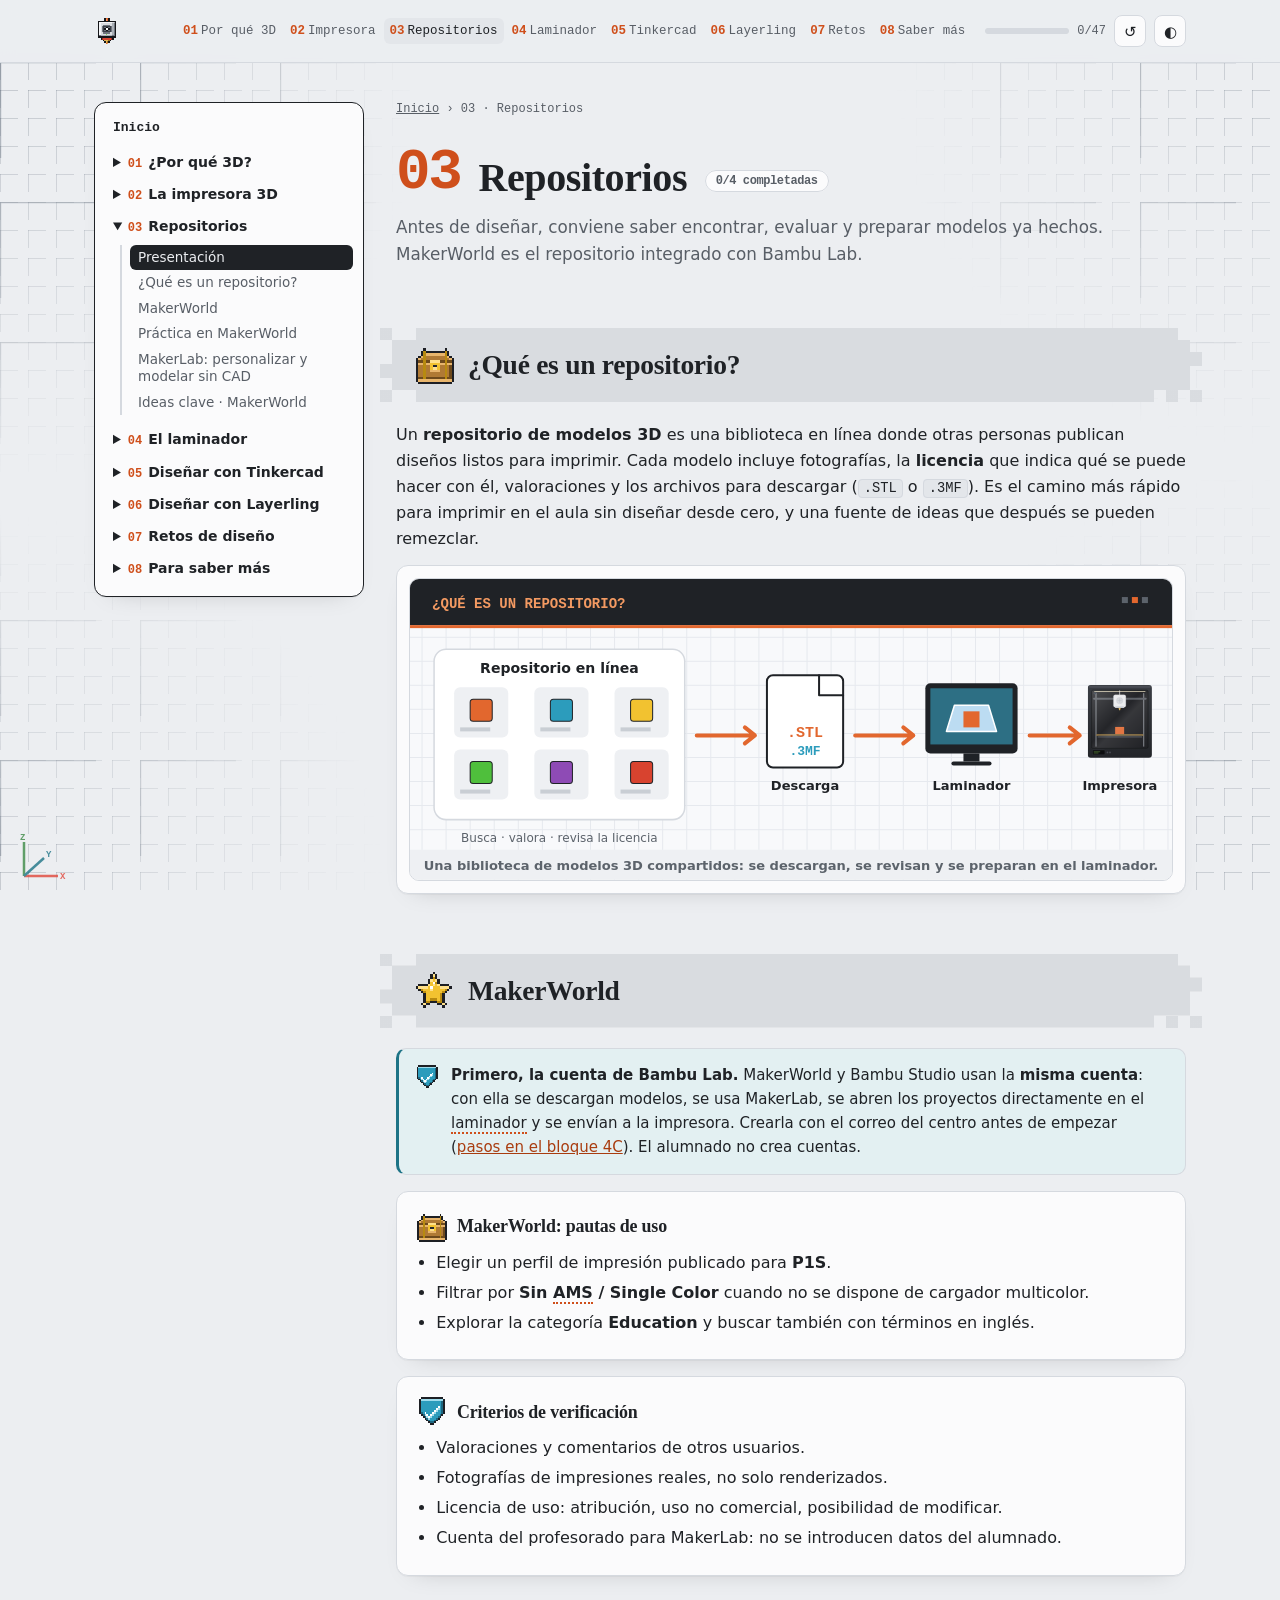
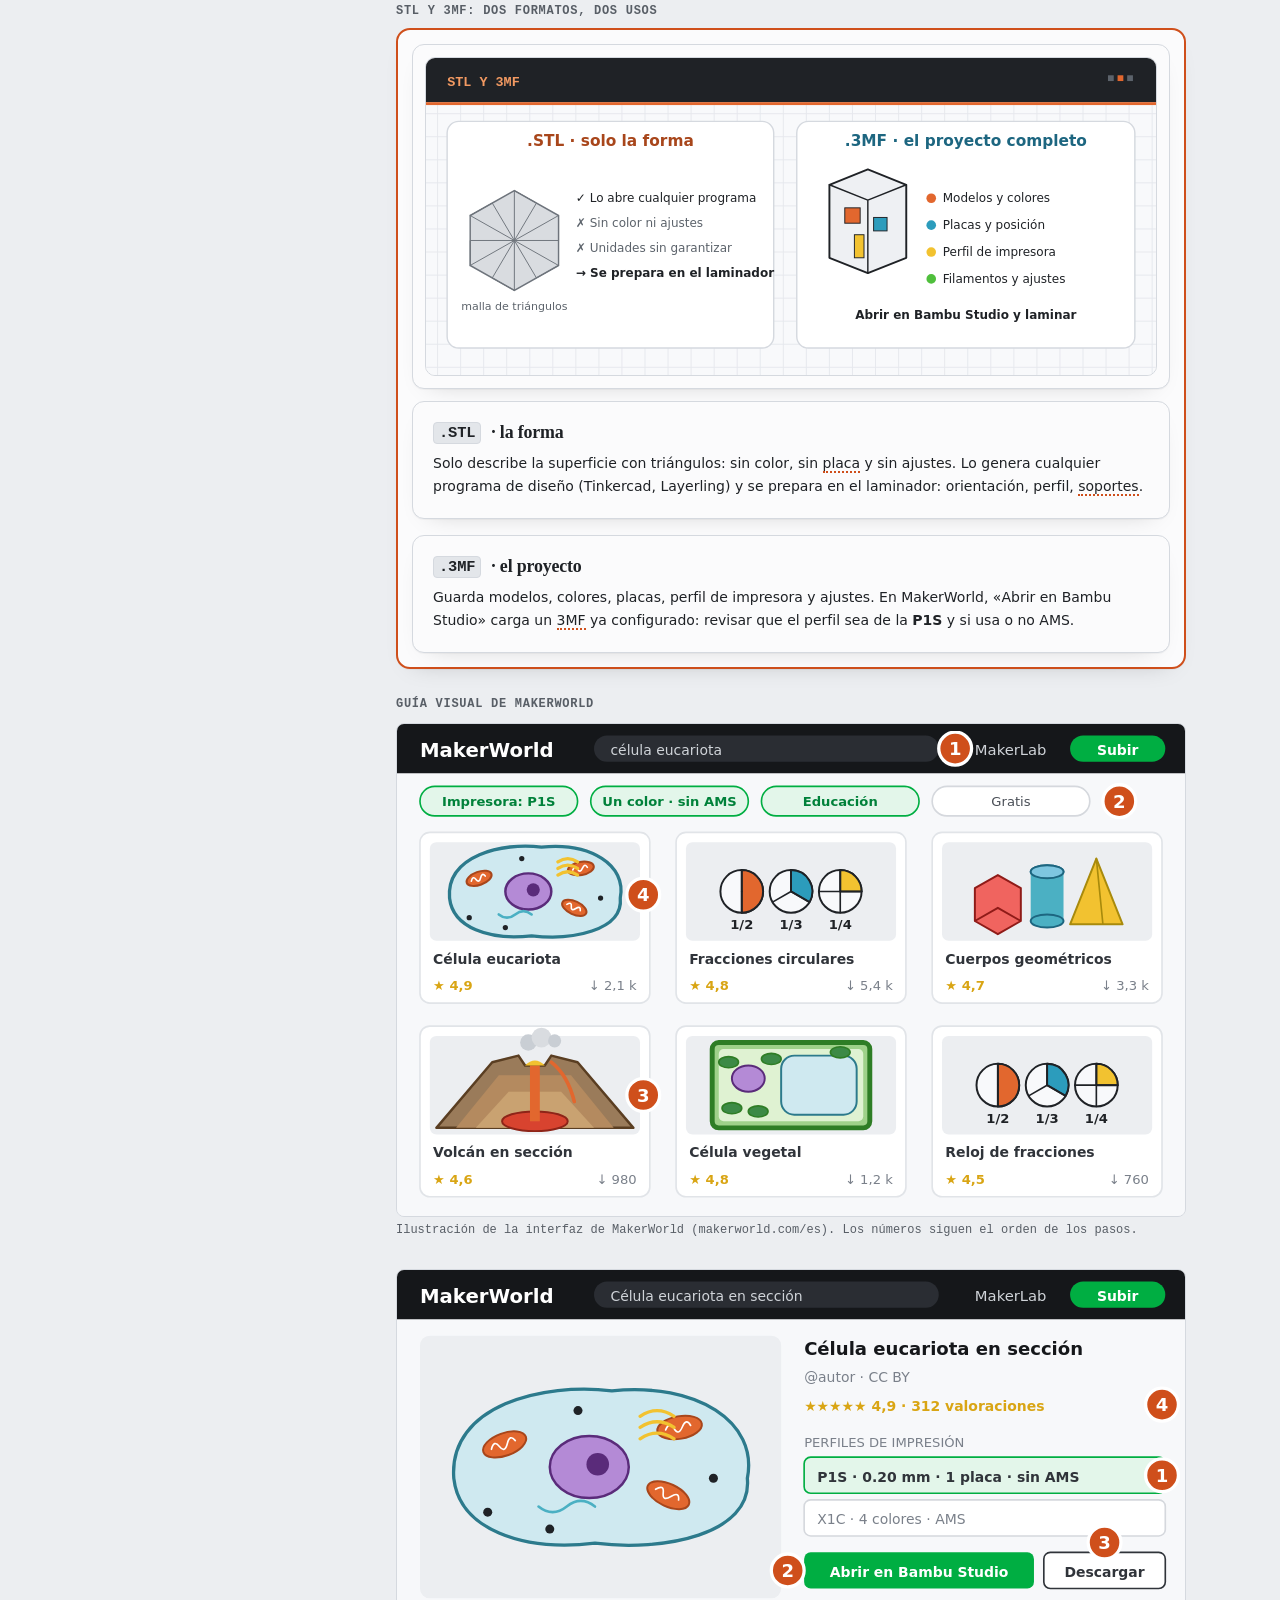
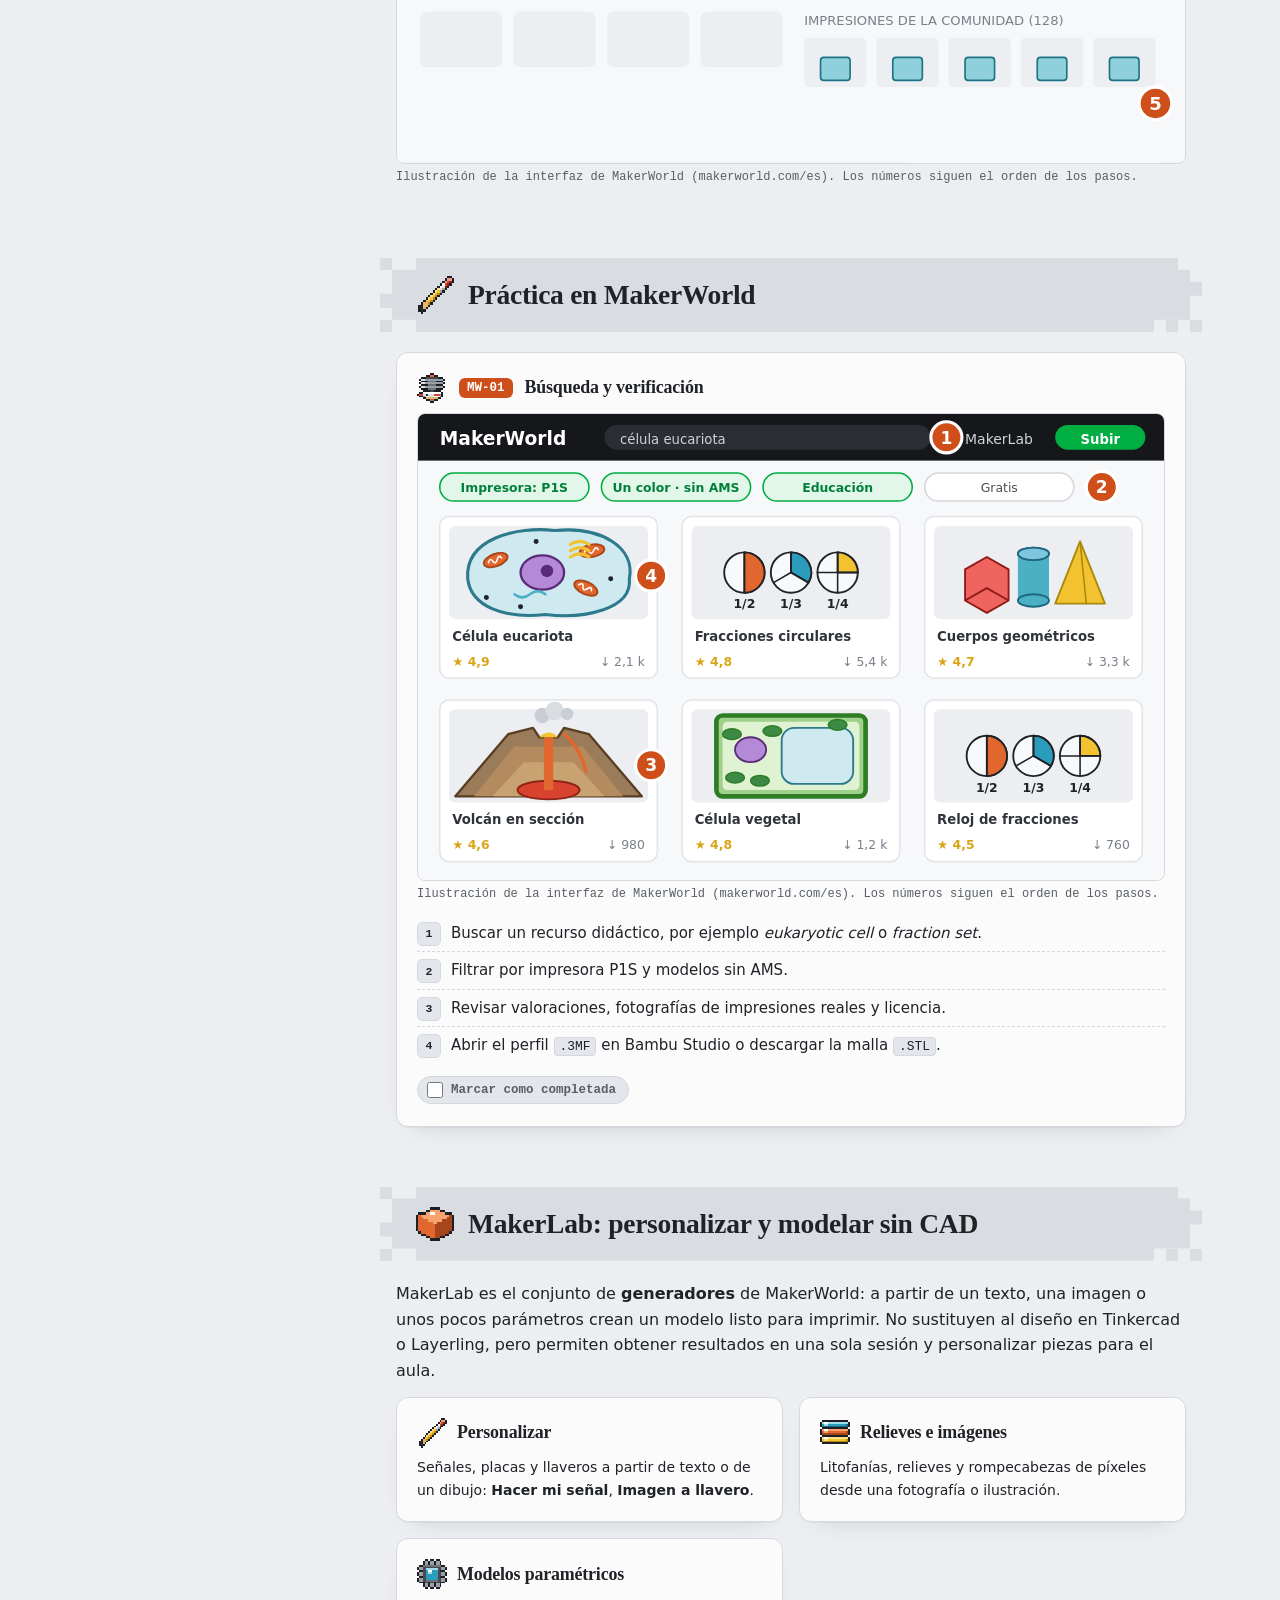
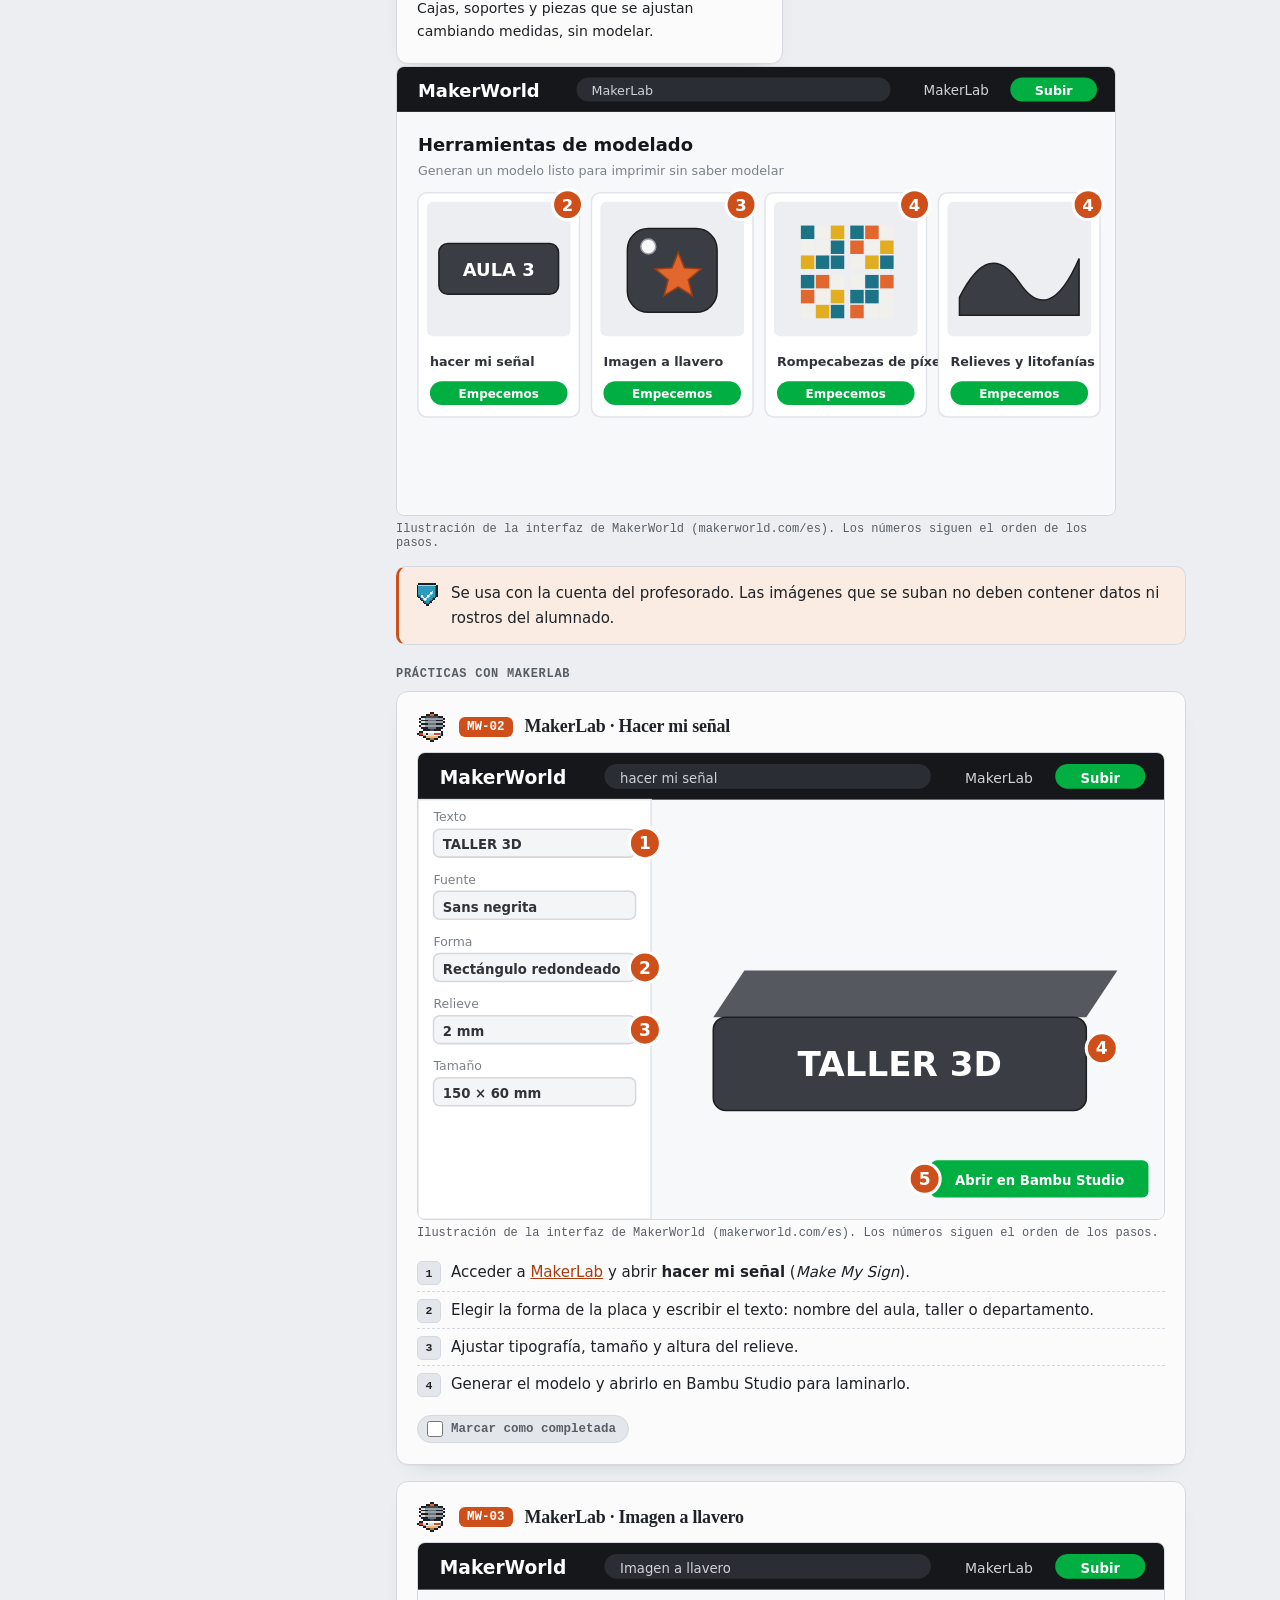
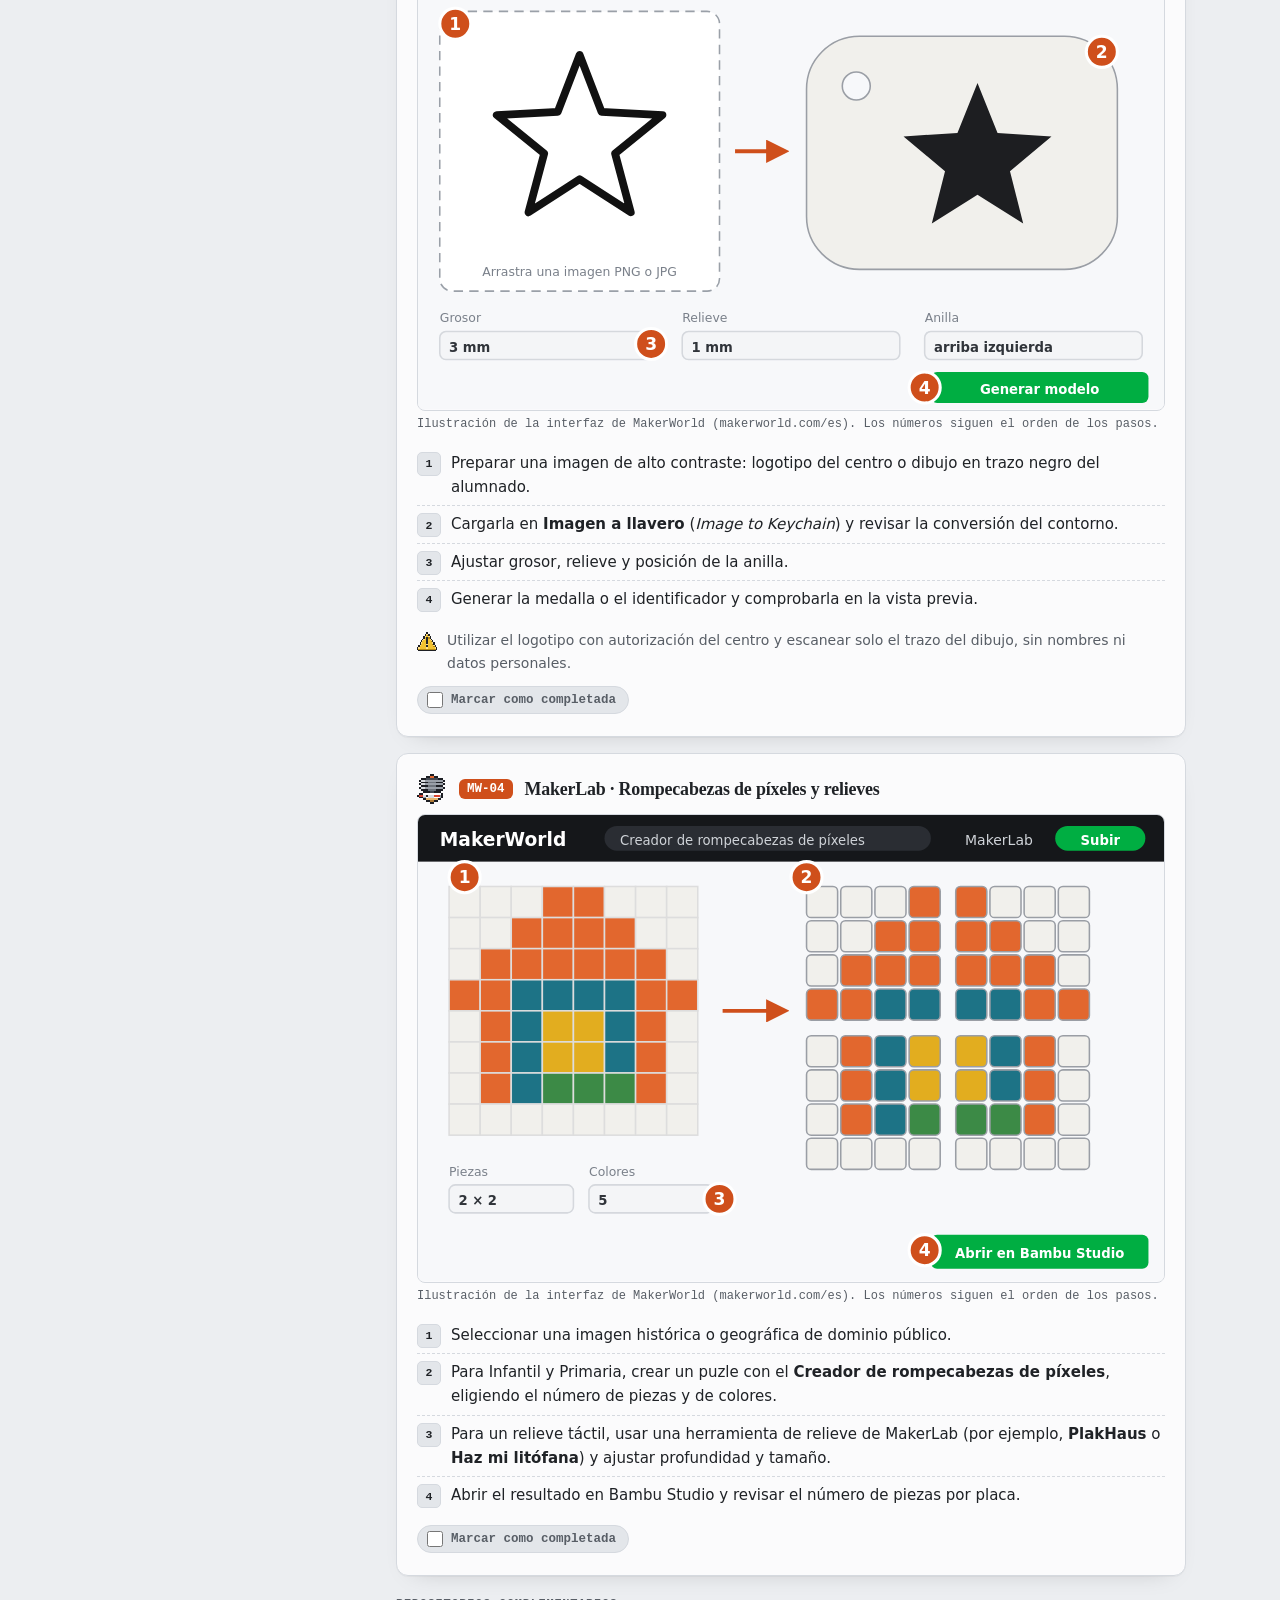
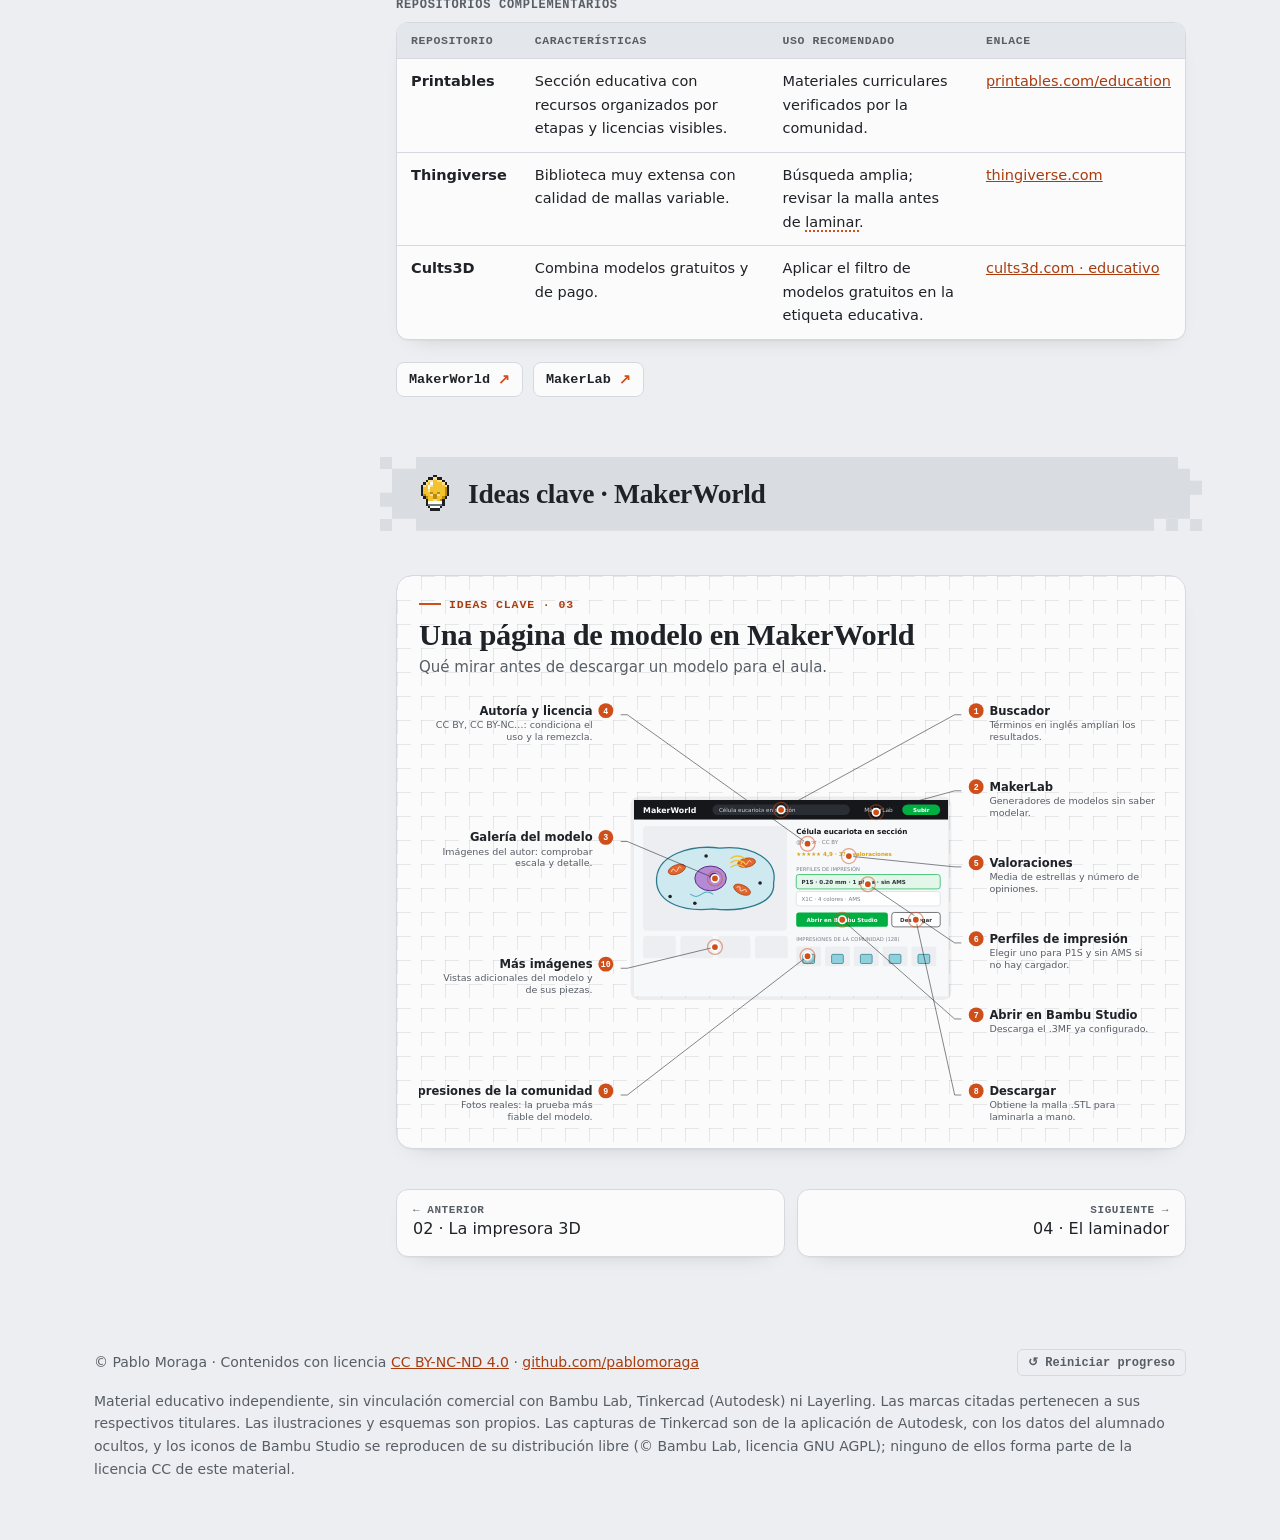
<file: 03-repositorios.html>
<!doctype html>
<html lang="es">
<head>
<meta charset="utf-8">
<meta name="viewport" content="width=device-width, initial-scale=1">
<title>03 · Repositorios · Diseño e Impresión 3D en el aula</title>
<meta name="description" content="Manual práctico y secuencial para integrar el diseño y la impresión 3D en colegios e institutos de Andalucía (Código Escuela 4.0): Bambu Lab P1S, MakerWorld, Bambu Studio, Lychee Slicer, Tinkercad y Layerling.">
<meta name="author" content="Pablo Moraga">
<link rel="icon" href="img/favicon.svg" type="image/svg+xml">
<link rel="apple-touch-icon" href="img/favicon.svg">
<link rel="stylesheet" href="css/estilo.css?v=996119a9">
</head>
<body data-page="03-repositorios.html">
<a class="skip" href="#contenido">Saltar al contenido</a>
<div class="cad tl" aria-hidden="true"></div><div class="cad tr" aria-hidden="true"></div><div class="cad bl" aria-hidden="true"></div><div class="cad br" aria-hidden="true"></div>
<svg class="axes" viewBox="0 0 54 54" aria-hidden="true"><path d="M10 44 L44 44" stroke="#e0453a" stroke-width="2.5"/><path d="M10 44 L10 10" stroke="#3c8a46" stroke-width="2.5"/><path d="M10 44 L30 26" stroke="#1d7386" stroke-width="2.5"/><g font-family="monospace" font-size="9" font-weight="700"><text x="46" y="47" fill="#e0453a">X</text><text x="6" y="8" fill="#3c8a46">Z</text><text x="32" y="25" fill="#1d7386">Y</text></g></svg>

<!-- Biblioteca de ilustraciones (gradientes y símbolos reutilizables) -->
<svg width="0" height="0" style="position:absolute" aria-hidden="true" focusable="false">
  <defs>
    <linearGradient id="g-glass" x1="0" y1="0" x2="1" y2="1"><stop offset="0" stop-color="#fff" stop-opacity=".22"/><stop offset=".45" stop-color="#fff" stop-opacity=".04"/><stop offset=".55" stop-color="#fff" stop-opacity=".12"/><stop offset="1" stop-color="#fff" stop-opacity=".02"/></linearGradient>
    <linearGradient id="g-pei" x1="0" x2="1"><stop offset="0" stop-color="#8b6b33"/><stop offset=".5" stop-color="#b48f4c"/><stop offset="1" stop-color="#7c5e2b"/></linearGradient>
    <linearGradient id="g-body" x1="0" x2="0" y1="0" y2="1"><stop offset="0" stop-color="#3a3d43"/><stop offset="1" stop-color="#232529"/></linearGradient>
    <linearGradient id="g-alu" x1="0" x2="1"><stop offset="0" stop-color="#9aa0a8"/><stop offset=".5" stop-color="#dde1e5"/><stop offset="1" stop-color="#8d939b"/></linearGradient>
    <linearGradient id="g-brass" x1="0" x2="1"><stop offset="0" stop-color="#a77b25"/><stop offset=".5" stop-color="#e5c06a"/><stop offset="1" stop-color="#9a6f1e"/></linearGradient>
    <linearGradient id="g-lid" x1="0" y1="0" x2="0" y2="1"><stop offset="0" stop-color="#d9e6ef" stop-opacity=".55"/><stop offset="1" stop-color="#b8c9d6" stop-opacity=".22"/></linearGradient>
    <linearGradient id="g-card" x1="0" x2="0" y1="0" y2="1"><stop offset="0" stop-color="#c79a62"/><stop offset="1" stop-color="#a87b45"/></linearGradient>
    <linearGradient id="g-view" x1="0" x2="0" y1="0" y2="1"><stop offset="0" stop-color="#f6f7f9"/><stop offset="1" stop-color="#e2e5e9"/></linearGradient>
    <pattern id="p-tex" width="4" height="4" patternUnits="userSpaceOnUse"><rect width="4" height="4" fill="#9c7a3e"/><circle cx="1" cy="1" r=".7" fill="#000" opacity=".2"/><circle cx="3" cy="3" r=".6" fill="#fff" opacity=".18"/></pattern>
    <marker id="m-arr" viewBox="0 0 10 10" refX="8" refY="5" markerWidth="6" markerHeight="6" orient="auto-start-reverse"><path d="M0 0 L10 5 L0 10 z" fill="#cf4f1b"/></marker>
    <marker id="m-arrB" viewBox="0 0 10 10" refX="6" refY="5" markerWidth="3.2" markerHeight="3.2" orient="auto"><path d="M0 0 L10 5 L0 10 z" fill="#1e88c8"/></marker>

    <symbol id="s-spool" viewBox="0 0 52 60">
      <rect x="6" y="5" width="40" height="50" fill="currentColor"/>
      <path d="M6 13H46M6 21H46M6 29H46M6 37H46M6 45H46" stroke="#000" stroke-opacity=".13"/>
      <rect x="9" y="5" width="6" height="50" fill="#fff" opacity=".2"/>
      <rect x="0" y="0" width="6" height="60" rx="2" fill="#1d1e21"/><rect x="46" y="0" width="6" height="60" rx="2" fill="#1d1e21"/>
    </symbol>

    <symbol id="s-ams" viewBox="0 0 300 96">
      <use href="#s-spool" x="18" y="10" width="52" height="60" style="color:#e2672e"/>
      <use href="#s-spool" x="86" y="10" width="52" height="60" style="color:#1d7386"/>
      <use href="#s-spool" x="162" y="10" width="52" height="60" style="color:#f1f0ec"/>
      <use href="#s-spool" x="230" y="10" width="52" height="60" style="color:#e2ad1f"/>
      <path d="M6 44 V18 Q6 4 22 4 H278 Q294 4 294 18 V44 Z" fill="url(#g-lid)" stroke="#16171a" stroke-width="2"/>
      <rect x="0" y="40" width="300" height="56" rx="10" fill="url(#g-body)"/>
      <g fill="#44484f"><rect x="20" y="62" width="48" height="20" rx="3"/><rect x="88" y="62" width="48" height="20" rx="3"/><rect x="164" y="62" width="48" height="20" rx="3"/><rect x="232" y="62" width="48" height="20" rx="3"/></g>
      <g fill="#7ddc5a"><circle cx="60" cy="72" r="2.6"/><circle cx="128" cy="72" r="2.6"/><circle cx="204" cy="72" r="2.6"/><circle cx="272" cy="72" r="2.6"/></g>
      <g stroke="#2a2c31" stroke-width="3" stroke-linecap="round"><path d="M30 72h18M98 72h18M174 72h18M242 72h18"/></g>
    </symbol>

    <symbol id="s-p1s" viewBox="0 0 300 340">
      <rect x="0" y="0" width="300" height="340" rx="14" fill="url(#g-body)"/>
      <rect x="6" y="3" width="288" height="10" rx="4" fill="#4a4d54"/>
      <rect x="18" y="24" width="264" height="272" rx="6" fill="#1b1c20"/>
      <rect x="30" y="28" width="240" height="3" rx="1.5" fill="#fff4cf" opacity=".85"/>
      <rect x="36" y="38" width="5" height="250" fill="#7d8188"/><rect x="259" y="38" width="5" height="250" fill="#7d8188"/>
      <rect x="26" y="60" width="248" height="9" rx="2" fill="#565a61"/>
      <path d="M149 24 V50" stroke="#f2f2f0" stroke-width="3"/>
      <rect x="120" y="46" width="58" height="58" rx="8" fill="#e9eaec" stroke="#b8bcc2"/>
      <circle cx="149" cy="73" r="15" fill="#d3d6da" stroke="#b0b4ba"/>
      <path d="M139 73h20M149 63v20" stroke="#b0b4ba" stroke-width="2"/>
      <rect x="128" y="100" width="42" height="8" rx="2" fill="#c4c7cc"/>
      <polygon points="143,108 155,108 151,118 147,118" fill="url(#g-brass)"/>
      <circle cx="34" cy="38" r="5" fill="#0c0d0f" stroke="#6a6e75" stroke-width="1.5"/><circle cx="34" cy="38" r="1.8" fill="#3a7bd5"/>
      <rect x="128" y="196" width="42" height="34" fill="#e2672e"/>
      <path d="M128 202H170M128 208H170M128 214H170M128 220H170M128 226H170" stroke="#000" stroke-opacity=".13"/>
      <rect x="40" y="230" width="220" height="7" rx="1.5" fill="url(#p-tex)"/>
      <rect x="46" y="237" width="208" height="9" rx="1" fill="#3a3d43"/>
      <rect x="18" y="24" width="264" height="272" rx="6" fill="url(#g-glass)" stroke="#121315" stroke-width="2"/>
      <rect x="22" y="304" width="58" height="22" rx="3" fill="#0d0e10" stroke="#55585e"/>
      <path d="M28 312h30M28 318h22" stroke="#9be15d" stroke-width="2" opacity=".8"/>
      <circle cx="92" cy="315" r="4" fill="#4a4d54"/><circle cx="104" cy="315" r="4" fill="#4a4d54"/>
    </symbol>

    <symbol id="s-p1s-back" viewBox="0 0 300 340">
      <rect width="300" height="340" rx="14" fill="url(#g-body)"/>
      <rect x="6" y="3" width="288" height="10" rx="4" fill="#4a4d54"/>
      <rect x="20" y="24" width="260" height="300" rx="6" fill="#2a2c31" stroke="#1a1b1e"/>
      <circle cx="150" cy="170" r="36" fill="#25272b" stroke="#17181b" stroke-width="3"/>
      <g stroke="#17181b" stroke-width="3"><path d="M118 152h64M114 164h72M114 176h72M118 188h64"/></g>
      <rect x="200" y="40" width="46" height="70" rx="6" fill="#e3e4e6" stroke="#9a9ea5"/>
      <rect x="214" y="52" width="18" height="40" rx="3" fill="#c9ccd1"/><circle cx="223" cy="80" r="4" fill="#9a9ea5"/>
      <rect x="34" y="236" width="20" height="10" rx="2" fill="#18191c" stroke="#55585e"/>
      <rect x="26" y="280" width="46" height="22" rx="3" fill="#0b0c0e" stroke="#55585e"/>
      <rect x="226" y="286" width="44" height="28" rx="3" fill="#18191c" stroke="#55585e"/>
      <rect x="232" y="292" width="14" height="16" rx="2" fill="#3a3d43"/><rect x="252" y="293" width="12" height="14" rx="2" fill="#c53a2f"/>
    </symbol>
  </defs>
</svg>

<header class="top">
  <div class="wrap top-in">
    <a class="brand" href="index.html" aria-label="Inicio"><i class="px" data-px="extruder"></i><span>Pablo Moraga · Diseño e Impresión 3D en el aula</span></a>
    <nav class="main" aria-label="Secciones">
      <a href="01-por-que.html"><b>01</b>Por qué 3D</a>
      <a href="02-impresora.html"><b>02</b>Impresora</a>
      <a href="03-repositorios.html"><b>03</b>Repositorios</a>
      <a href="04-laminador.html"><b>04</b>Laminador</a>
      <a href="05-tinkercad.html"><b>05</b>Tinkercad</a>
      <a href="06-layerling.html"><b>06</b>Layerling</a>
      <a href="07-retos.html"><b>07</b>Retos</a>
      <a href="08-saber-mas.html"><b>08</b>Saber más</a>
    </nav>
    <div class="tools">
      <div class="prog" title="Prácticas y retos completados (guardado en este navegador)">
        <span class="bar" aria-hidden="true"><i id="barFill"></i></span><span id="progText" title="Prácticas y retos completados en todo el manual">0/47</span>
      </div>
      <button class="ibtn" id="resetBtn" type="button" title="Reiniciar progreso" aria-label="Reiniciar progreso">↺</button>
      <button class="ibtn" id="themeBtn" type="button" title="Cambiar entre modo claro y oscuro" aria-label="Cambiar modo claro u oscuro">◐</button>
    </div>
  </div>
</header>

<main id="contenido">
<div class="wrap layout">
<nav class="side" aria-label="Índice del manual"><details class="side-wrap" open><summary>Índice del manual</summary><a href="index.html" class="side-home">Inicio</a><ul class="side-tree"><li><details><summary><span class="num">01</span>¿Por qué 3D?</summary><ul><li><a href="01-por-que.html">Presentación</a></li><li><a href="01-por-que.html#itinerario" data-sub="itinerario">Tu itinerario</a></li><li><a href="01-por-que.html#glosario" data-sub="glosario">Antes de empezar: palabras clave</a></li><li><a href="01-por-que.html#secuencia" data-sub="secuencia">Del problema a la pieza: secuencia didáctica tipo</a></li><li><a href="01-por-que.html#aplicaciones-por-areas-curriculares" data-sub="aplicaciones-por-areas-curriculares">Aplicaciones por áreas curriculares</a></li></ul></details></li><li><details><summary><span class="num">02</span>La impresora 3D</summary><ul><li><a href="02-impresora.html">Presentación</a></li><li><a href="02-impresora.html#componentes-principales-de-la-p1s" data-sub="componentes-principales-de-la-p1s">Componentes principales de la P1S</a></li><li><a href="02-impresora.html#montaje-inicial-de-la-p1s" data-sub="montaje-inicial-de-la-p1s">Montaje inicial de la P1S</a></li><li><a href="02-impresora.html#el-ams-funcionamiento-y-montaje" data-sub="el-ams-funcionamiento-y-montaje">El AMS: funcionamiento y montaje</a></li><li><a href="02-impresora.html#materiales-y-seguridad-en-el-aula" data-sub="materiales-y-seguridad-en-el-aula">Materiales y seguridad en el aula</a></li><li><a href="02-impresora.html#conectividad-en-redes-educativas" data-sub="conectividad-en-redes-educativas">Conectividad en redes educativas</a></li><li><a href="02-impresora.html#iot" data-sub="iot">Alta en Andared_IoT por la dirección MAC (Séneca)</a></li><li><a href="02-impresora.html#ideas-clave-impresora" data-sub="ideas-clave-impresora">Ideas clave · La impresora</a></li></ul></details></li><li><details open><summary><span class="num">03</span>Repositorios</summary><ul><li><a href="03-repositorios.html" class="on" aria-current="page">Presentación</a></li><li><a href="#que-es-repositorio" data-sub="que-es-repositorio">¿Qué es un repositorio?</a></li><li><a href="#makerworld" data-sub="makerworld">MakerWorld</a></li><li><a href="#practica-en-makerworld" data-sub="practica-en-makerworld">Práctica en MakerWorld</a></li><li><a href="#makerlab" data-sub="makerlab">MakerLab: personalizar y modelar sin CAD</a></li><li><a href="#ideas-clave-repositorios" data-sub="ideas-clave-repositorios">Ideas clave · MakerWorld</a></li></ul></details></li><li><details><summary><span class="num">04</span>El laminador</summary><ul><li><a href="04-laminador.html">Presentación</a></li><li><a href="04-laminador.html#bambu-studio" data-sub="bambu-studio">Bambu Studio</a></li><li><a href="04-laminador.html#s-o-s-aula-incidencias-frecuentes" data-sub="s-o-s-aula-incidencias-frecuentes">S.O.S. Aula: incidencias frecuentes</a></li><li><a href="04-laminador.html#galeria-de-errores-de-impresion" data-sub="galeria-de-errores-de-impresion">Galería de errores de impresión</a></li><li><a href="04-laminador.html#diagnostico" data-sub="diagnostico">¿Qué le pasa a mi pieza?</a></li><li><a href="04-laminador.html#lychee-slicer" data-sub="lychee-slicer">Lychee Slicer</a></li><li><a href="04-laminador.html#handy" data-sub="handy">Control desde el móvil: Bambu Handy</a></li><li><a href="04-laminador.html#ideas-clave-laminador" data-sub="ideas-clave-laminador">Ideas clave · Bambu Studio</a></li></ul></details></li><li><details><summary><span class="num">05</span>Diseñar con Tinkercad</summary><ul><li><a href="05-tinkercad.html">Presentación</a></li><li><a href="05-tinkercad.html#tinkercad-en-doce-operaciones" data-sub="tinkercad-en-doce-operaciones">Tinkercad en doce operaciones</a></li><li><a href="05-tinkercad.html#tinkercad-real" data-sub="tinkercad-real">El editor real de Tinkercad</a></li><li><a href="05-tinkercad.html#clases" data-sub="clases">Clases en Tinkercad y Google Classroom</a></li><li><a href="05-tinkercad.html#atajos" data-sub="atajos">Atajos de teclado</a></li><li><a href="05-tinkercad.html#practicas-con-tinkercad" data-sub="practicas-con-tinkercad">Prácticas con Tinkercad</a></li><li><a href="05-tinkercad.html#cansat-tinkercad" data-sub="cansat-tinkercad">CanSat con Tinkercad</a></li><li><a href="05-tinkercad.html#ideas-clave-diseno" data-sub="ideas-clave-diseno">Ideas clave · Diseño 3D</a></li></ul></details></li><li><details><summary><span class="num">06</span>Diseñar con Layerling</summary><ul><li><a href="06-layerling.html">Presentación</a></li><li><a href="06-layerling.html#interfaz-layerling" data-sub="interfaz-layerling">La interfaz de Layerling</a></li><li><a href="06-layerling.html#layerling-paso-a-paso" data-sub="layerling-paso-a-paso">Layerling paso a paso</a></li><li><a href="06-layerling.html#atajos-ly" data-sub="atajos-ly">Atajos de teclado</a></li><li><a href="06-layerling.html#practicas-con-layerling" data-sub="practicas-con-layerling">Prácticas con Layerling</a></li><li><a href="06-layerling.html#cansat-layerling" data-sub="cansat-layerling">CanSat con Layerling</a></li><li><a href="06-layerling.html#ahora-con-asistente-del-prompt-al-stl" data-sub="ahora-con-asistente-del-prompt-al-stl">Ahora con Asistente: del prompt al STL</a></li><li><a href="06-layerling.html#otras-herramientas" data-sub="otras-herramientas">Otras herramientas gratuitas de modelado</a></li></ul></details></li><li><details><summary><span class="num">07</span>Retos de diseño</summary><ul><li><a href="07-retos.html">Presentación</a></li><li><a href="07-retos.html#ideas-para-seguir-proyectos-del-curso" data-sub="ideas-para-seguir-proyectos-del-curso">Ideas para seguir: proyectos del curso</a></li></ul></details></li><li><details><summary><span class="num">08</span>Para saber más</summary><ul><li><a href="08-saber-mas.html">Presentación</a></li><li><a href="08-saber-mas.html#tab-prof" data-sub="tab-prof">Para el profesorado</a></li><li><a href="08-saber-mas.html#tab-lam" data-sub="tab-lam">Otros laminadores</a></li><li><a href="08-saber-mas.html#tab-rec" data-sub="tab-rec">Recursos</a></li><li><a href="08-saber-mas.html#tab-cred" data-sub="tab-cred">Créditos y licencias</a></li></ul></details></li></ul></details></nav>
<div class="page-main">
<p class="crumbs"><a href="index.html">Inicio</a> › 03 · Repositorios</p>
<!-- 03 REPOSITORIOS -->
<section class="sec" id="repositorios">
  <div class="wrap">
    <div class="sec-head"><span class="sec-num">03</span><h2>Repositorios <span class="sec-count" data-count></span></h2>
      <p class="kick">Antes de diseñar, conviene saber encontrar, evaluar y preparar modelos ya hechos. MakerWorld es el repositorio integrado con Bambu Lab.</p></div>

    <h3 class="sub" id="que-es-repositorio" style="scroll-margin-top:110px"><i class="px" data-px="chest"></i>¿Qué es un repositorio?</h3>
    <p>Un <b>repositorio de modelos 3D</b> es una biblioteca en línea donde otras personas publican diseños listos para imprimir. Cada modelo incluye fotografías, la <b>licencia</b> que indica qué se puede hacer con él, valoraciones y los archivos para descargar (<code>.STL</code> o <code>.3MF</code>). Es el camino más rápido para imprimir en el aula sin diseñar desde cero, y una fuente de ideas que después se pueden remezclar.</p>
    <figure class="shot ill" data-ui="repo"></figure>

    <h3 class="sub" id="makerworld" style="scroll-margin-top:110px"><i class="px" data-px="star"></i>MakerWorld</h3>
    <div class="note info"><i class="px" data-px="shield"></i><p><b>Primero, la cuenta de Bambu Lab.</b> MakerWorld y Bambu Studio usan la <b>misma cuenta</b>: con ella se descargan modelos, se usa MakerLab, se abren los proyectos directamente en el laminador y se envían a la impresora. Crearla con el correo del centro antes de empezar (<a href="04-laminador.html#handy">pasos en el bloque 4C</a>). El alumnado no crea cuentas.</p></div>
    <div class="grid two">
      <div class="card">
        <h4><i class="px" data-px="chest"></i>MakerWorld: pautas de uso</h4>
        <ul class="clean">
          <li>Elegir un perfil de impresión publicado para <b>P1S</b>.</li>
          <li>Filtrar por <b>Sin AMS / Single Color</b> cuando no se dispone de cargador multicolor.</li>
          <li>Explorar la categoría <b>Education</b> y buscar también con términos en inglés.</li>
        </ul>
      </div>
      <div class="card">
        <h4><i class="px" data-px="shield"></i>Criterios de verificación</h4>
        <ul class="clean">
          <li>Valoraciones y comentarios de otros usuarios.</li>
          <li>Fotografías de impresiones reales, no solo renderizados.</li>
          <li>Licencia de uso: atribución, uso no comercial, posibilidad de modificar.</li>
          <li>Cuenta del profesorado para MakerLab: no se introducen datos del alumnado.</li>
        </ul>
      </div>
    </div>

    <h3 class="mini" style="margin-top:28px" id="stl-3mf">STL y 3MF: dos formatos, dos usos</h3>
    <div class="box-key">
      <figure class="shot ill" data-ui="stl3mf" style="margin:0"></figure>
      <div class="grid two" style="margin-top:12px">
        <div class="card"><h4><code>.STL</code> · la forma</h4><p class="small">Solo describe la superficie con triángulos: sin color, sin placa y sin ajustes. Lo genera cualquier programa de diseño (Tinkercad, Layerling) y se prepara en el laminador: orientación, perfil, soportes.</p></div>
        <div class="card"><h4><code>.3MF</code> · el proyecto</h4><p class="small">Guarda modelos, colores, placas, perfil de impresora y ajustes. En MakerWorld, «Abrir en Bambu Studio» carga un 3MF ya configurado: revisar que el perfil sea de la <b>P1S</b> y si usa o no AMS.</p></div>
      </div>
    </div>

    <h3 class="mini" style="margin-top:28px">Guía visual de MakerWorld</h3>
    <div class="grid two">
      <figure class="shot" data-ui="mwSearch"></figure>
      <figure class="shot" data-ui="mwModel"></figure>
    </div>

    <h3 class="sub" id="practica-en-makerworld" style="scroll-margin-top:110px"><i class="px" data-px="pencil"></i>Práctica en MakerWorld</h3>
    <div class="grid two">
      <article class="task">
        <div class="task-h"><span class="code">MW-01</span><h4>Búsqueda y verificación</h4></div>
        <figure class="shot" data-ui="mwSearch"></figure>
        <ol class="steps">
          <li>Buscar un recurso didáctico, por ejemplo <em>eukaryotic cell</em> o <em>fraction set</em>.</li>
          <li>Filtrar por impresora P1S y modelos sin AMS.</li>
          <li>Revisar valoraciones, fotografías de impresiones reales y licencia.</li>
          <li>Abrir el perfil <code>.3MF</code> en Bambu Studio o descargar la malla <code>.STL</code>.</li>
        </ol>
        <p style="margin:12px 0 0"><label class="chk"><input type="checkbox" class="track" data-id="mw-01"><span class="off">Marcar como completada</span><span class="on">Completada</span></label></p>
      </article>
    </div>

    <h3 class="sub" id="makerlab" style="scroll-margin-top:110px"><i class="px" data-px="cube"></i>MakerLab: personalizar y modelar sin CAD</h3>
    <p>MakerLab es el conjunto de <b>generadores</b> de MakerWorld: a partir de un texto, una imagen o unos pocos parámetros crean un modelo listo para imprimir. No sustituyen al diseño en Tinkercad o Layerling, pero permiten obtener resultados en una sola sesión y personalizar piezas para el aula.</p>
    <div class="grid three">
      <div class="card"><h4><i class="px" data-px="pencil"></i>Personalizar</h4><p class="small">Señales, placas y llaveros a partir de texto o de un dibujo: <b>Hacer mi señal</b>, <b>Imagen a llavero</b>.</p></div>
      <div class="card"><h4><i class="px" data-px="layers"></i>Relieves e imágenes</h4><p class="small">Litofanías, relieves y rompecabezas de píxeles desde una fotografía o ilustración.</p></div>
      <div class="card"><h4><i class="px" data-px="chip"></i>Modelos paramétricos</h4><p class="small">Cajas, soportes y piezas que se ajustan cambiando medidas, sin modelar.</p></div>
    </div>
    <figure class="shot" data-ui="mwLab" style="max-width:720px"></figure>
    <div class="note"><i class="px" data-px="shield"></i><p>Se usa con la cuenta del profesorado. Las imágenes que se suban no deben contener datos ni rostros del alumnado.</p></div>
    <h3 class="mini">Prácticas con MakerLab</h3>
    <div class="grid two">
      <article class="task">
        <div class="task-h"><span class="code">MW-02</span><h4>MakerLab · Hacer mi señal</h4></div>
        <figure class="shot" data-ui="mwSign"></figure>
        <ol class="steps">
          <li>Acceder a <a href="https://makerworld.com/es/makerlab" target="_blank" rel="noopener noreferrer">MakerLab</a> y abrir <b>hacer mi señal</b> (<em>Make My Sign</em>).</li>
          <li>Elegir la forma de la placa y escribir el texto: nombre del aula, taller o departamento.</li>
          <li>Ajustar tipografía, tamaño y altura del relieve.</li>
          <li>Generar el modelo y abrirlo en Bambu Studio para laminarlo.</li>
        </ol>
        <p style="margin:12px 0 0"><label class="chk"><input type="checkbox" class="track" data-id="mw-02"><span class="off">Marcar como completada</span><span class="on">Completada</span></label></p>
      </article>
      <article class="task">
        <div class="task-h"><span class="code">MW-03</span><h4>MakerLab · Imagen a llavero</h4></div>
        <figure class="shot" data-ui="mwKey"></figure>
        <ol class="steps">
          <li>Preparar una imagen de alto contraste: logotipo del centro o dibujo en trazo negro del alumnado.</li>
          <li>Cargarla en <b>Imagen a llavero</b> (<em>Image to Keychain</em>) y revisar la conversión del contorno.</li>
          <li>Ajustar grosor, relieve y posición de la anilla.</li>
          <li>Generar la medalla o el identificador y comprobarla en la vista previa.</li>
        </ol>
        <p class="pnote"><i class="px" data-px="warn"></i><span>Utilizar el logotipo con autorización del centro y escanear solo el trazo del dibujo, sin nombres ni datos personales.</span></p>
        <p style="margin:12px 0 0"><label class="chk"><input type="checkbox" class="track" data-id="mw-03"><span class="off">Marcar como completada</span><span class="on">Completada</span></label></p>
      </article>
      <article class="task">
        <div class="task-h"><span class="code">MW-04</span><h4>MakerLab · Rompecabezas de píxeles y relieves</h4></div>
        <figure class="shot" data-ui="mwPuzzle"></figure>
        <ol class="steps">
          <li>Seleccionar una imagen histórica o geográfica de dominio público.</li>
          <li>Para Infantil y Primaria, crear un puzle con el <b>Creador de rompecabezas de píxeles</b>, eligiendo el número de piezas y de colores.</li>
          <li>Para un relieve táctil, usar una herramienta de relieve de MakerLab (por ejemplo, <b>PlakHaus</b> o <b>Haz mi litófana</b>) y ajustar profundidad y tamaño.</li>
          <li>Abrir el resultado en Bambu Studio y revisar el número de piezas por placa.</li>
        </ol>
        <p style="margin:12px 0 0"><label class="chk"><input type="checkbox" class="track" data-id="mw-04"><span class="off">Marcar como completada</span><span class="on">Completada</span></label></p>
      </article>
    </div>

    <h3 class="mini">Repositorios complementarios</h3>
    <div class="tbl"><table>
      <thead><tr><th>Repositorio</th><th>Características</th><th>Uso recomendado</th><th>Enlace</th></tr></thead>
      <tbody>
        <tr><td>Printables</td><td>Sección educativa con recursos organizados por etapas y licencias visibles.</td><td>Materiales curriculares verificados por la comunidad.</td><td><a href="https://www.printables.com/education" target="_blank" rel="noopener noreferrer">printables.com/education</a></td></tr>
        <tr><td>Thingiverse</td><td>Biblioteca muy extensa con calidad de mallas variable.</td><td>Búsqueda amplia; revisar la malla antes de laminar.</td><td><a href="https://www.thingiverse.com/" target="_blank" rel="noopener noreferrer">thingiverse.com</a></td></tr>
        <tr><td>Cults3D</td><td>Combina modelos gratuitos y de pago.</td><td>Aplicar el filtro de modelos gratuitos en la etiqueta educativa.</td><td><a href="https://cults3d.com/es/etiquetas/educativo" target="_blank" rel="noopener noreferrer">cults3d.com · educativo</a></td></tr>
      </tbody>
    </table></div>

    <div class="links"><a href="https://makerworld.com/es" target="_blank" rel="noopener noreferrer">MakerWorld</a><a href="https://makerworld.com/es/makerlab" target="_blank" rel="noopener noreferrer">MakerLab</a></div>
<h3 class="sub" id="ideas-clave-repositorios" style="scroll-margin-top:110px"><i class="px" data-px="bulb"></i>Ideas clave · MakerWorld</h3>
    <figure class="anat" data-anat="makerworld"></figure>
  </div>
</section>
<nav class="pn" aria-label="Página anterior y siguiente"><a class="prev" href="02-impresora.html"><small>← Anterior</small>02 · La impresora 3D</a><a class="next" href="04-laminador.html"><small>Siguiente →</small>04 · El laminador</a></nav>
</div>
</div>
</main>

<footer>
  <div class="wrap">
    <div class="f">
      <span>© Pablo Moraga · Contenidos con licencia <a href="https://creativecommons.org/licenses/by-nc-nd/4.0/deed.es" target="_blank" rel="noopener noreferrer license">CC BY-NC-ND 4.0</a> · <a href="https://github.com/pablomoraga" target="_blank" rel="noopener noreferrer">github.com/pablomoraga</a></span>
      <button class="reset" id="resetBtn2" type="button">↺ Reiniciar progreso</button>
    </div>
    <p class="small" style="margin-top:14px">Material educativo independiente, sin vinculación comercial con Bambu Lab, Tinkercad (Autodesk) ni Layerling. Las marcas citadas pertenecen a sus respectivos titulares. Las ilustraciones y esquemas son propios. Las capturas de Tinkercad son de la aplicación de Autodesk, con los datos del alumnado ocultos, y los iconos de Bambu Studio se reproducen de su distribución libre (© Bambu Lab, licencia GNU AGPL); ninguno de ellos forma parte de la licencia CC de este material.</p>
    <noscript><p class="small">Las prácticas de diseño, los retos, las animaciones y el registro de progreso requieren JavaScript.</p></noscript>
  </div>
</footer>

<script src="js/app.js?v=996119a9"></script>
</body>
</html>
</file>
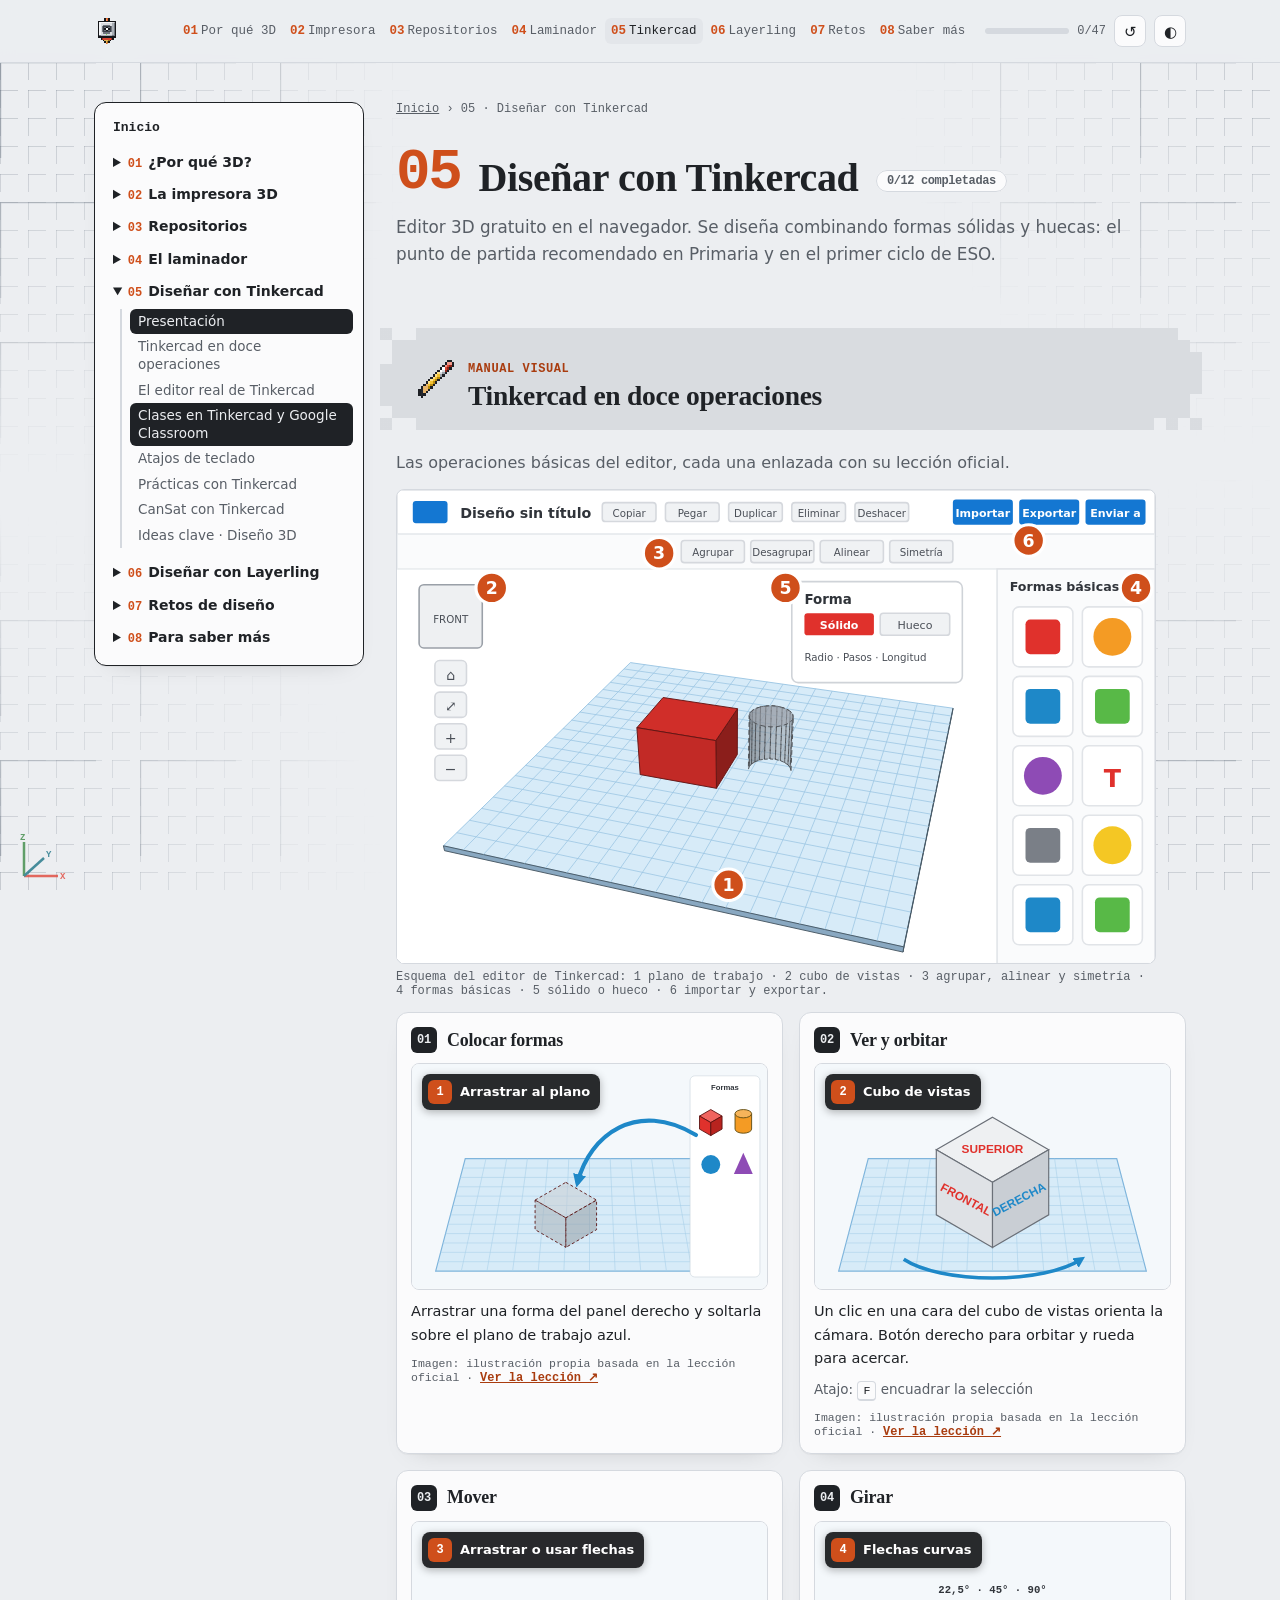
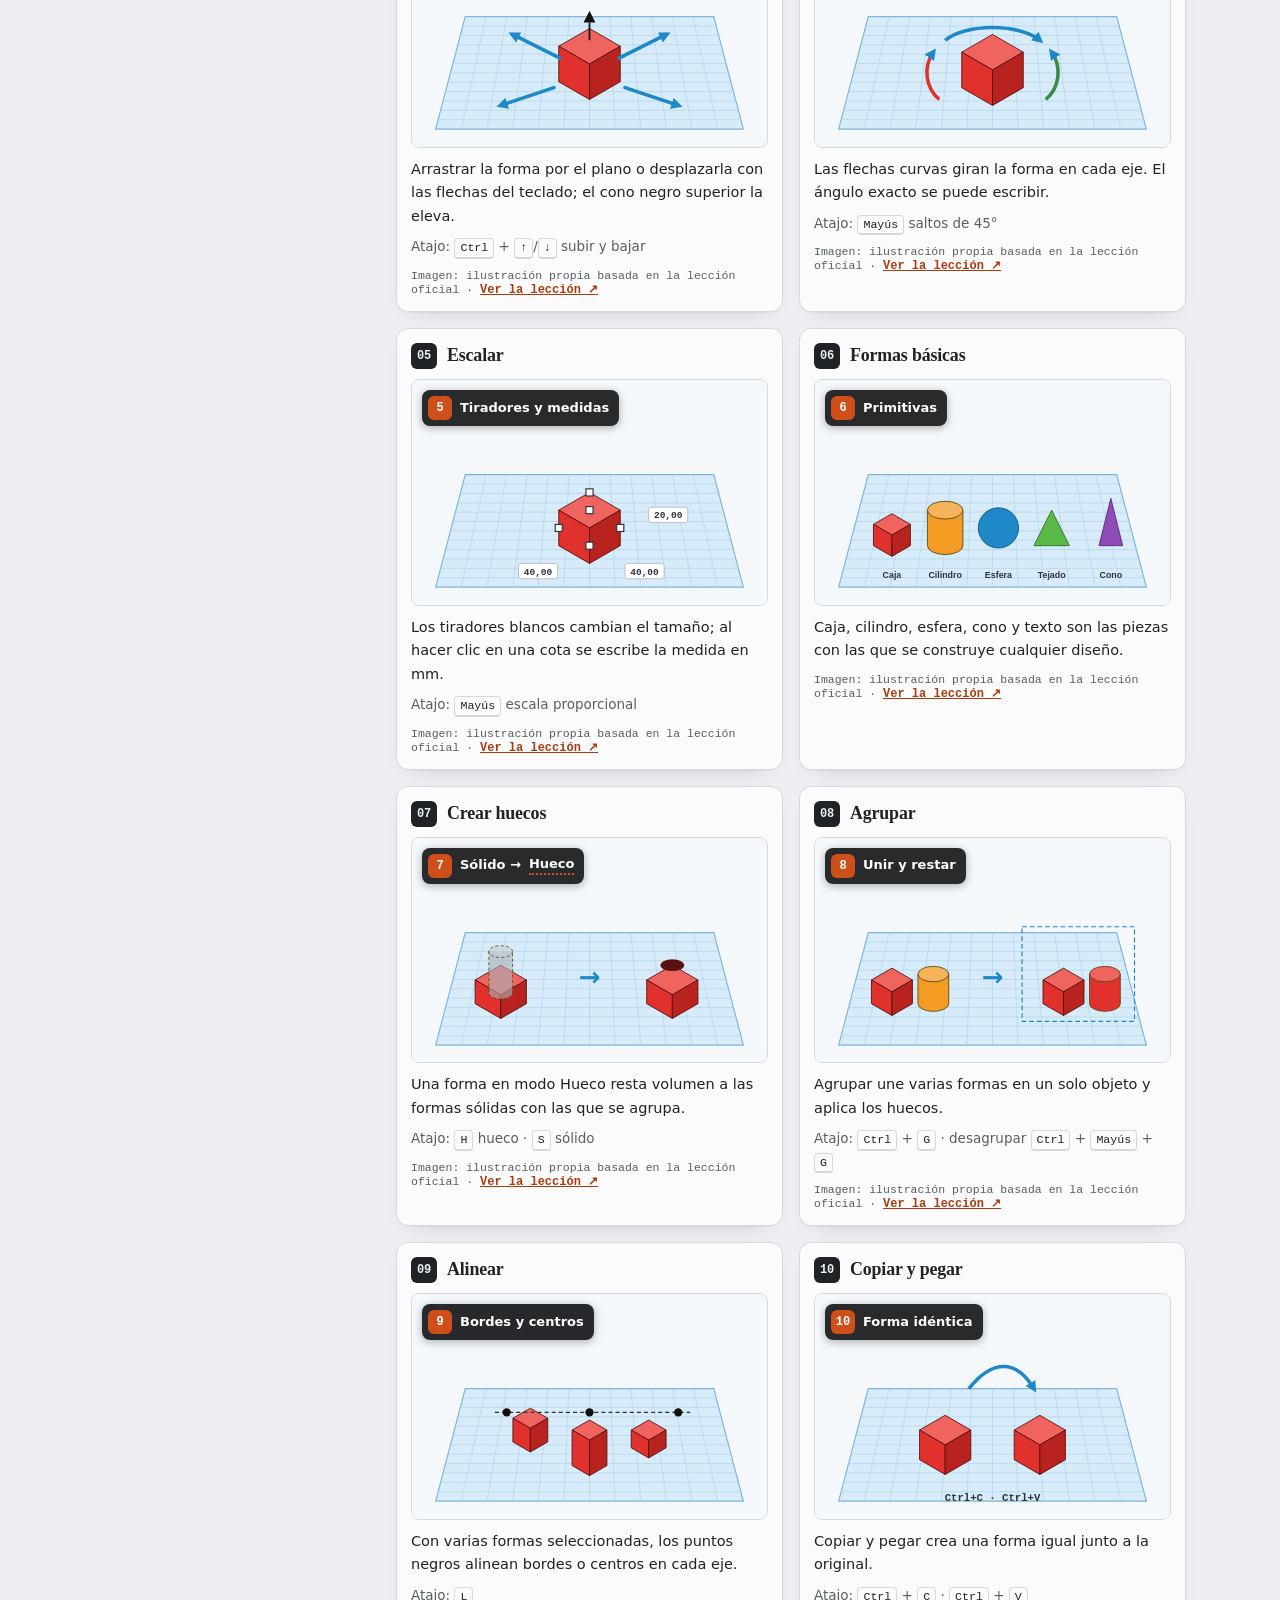
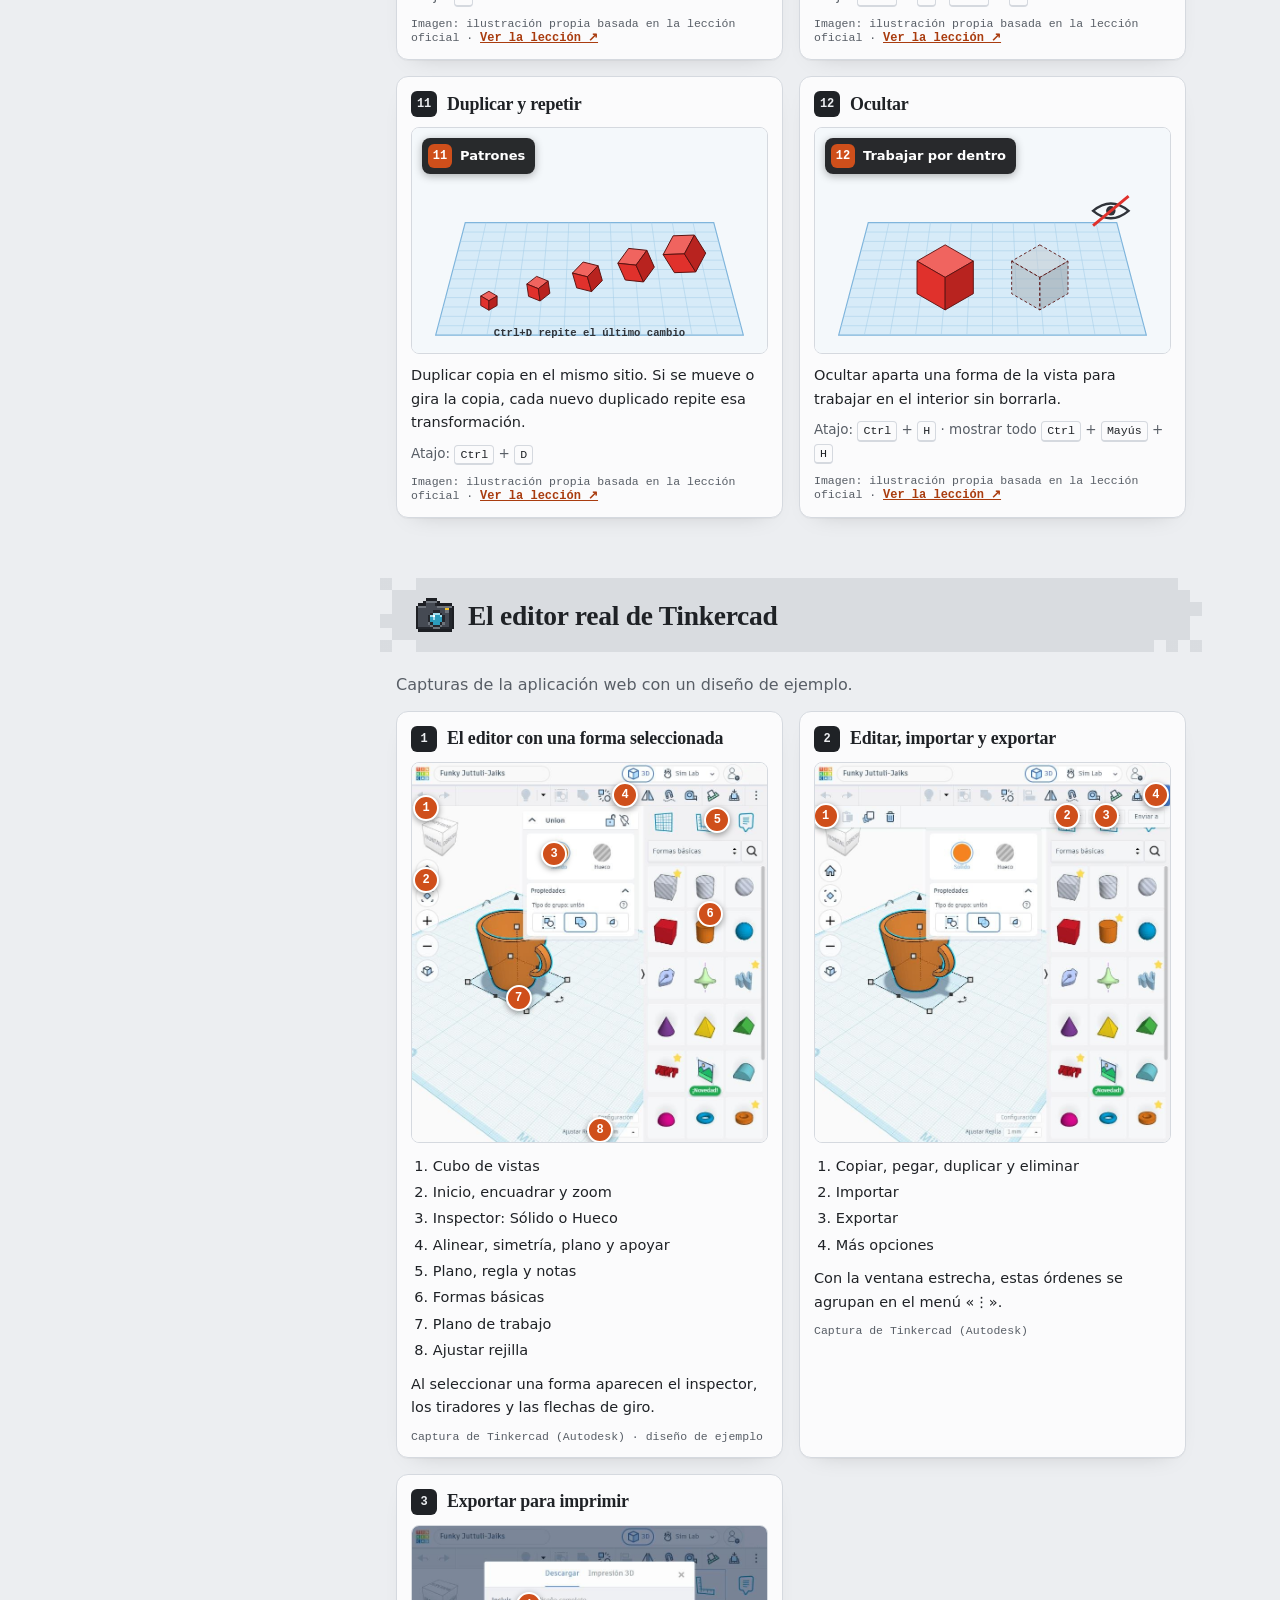
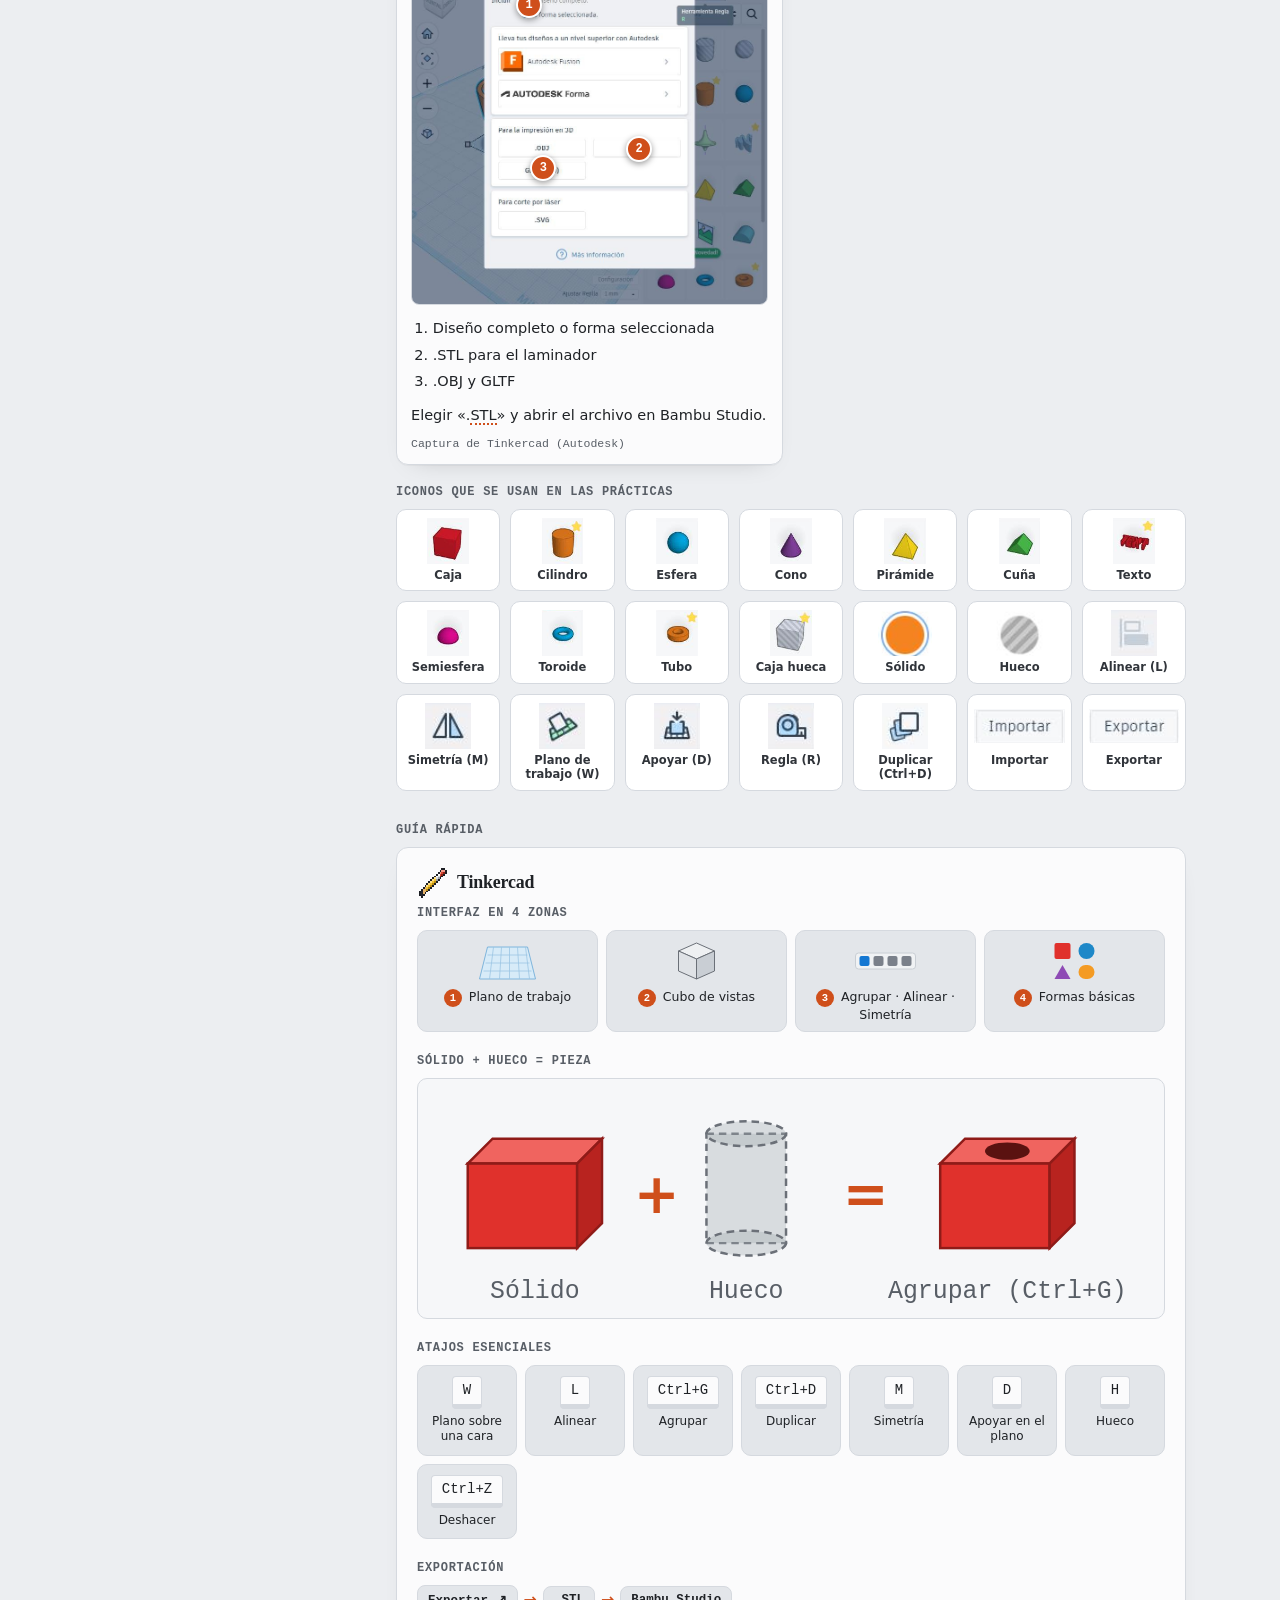
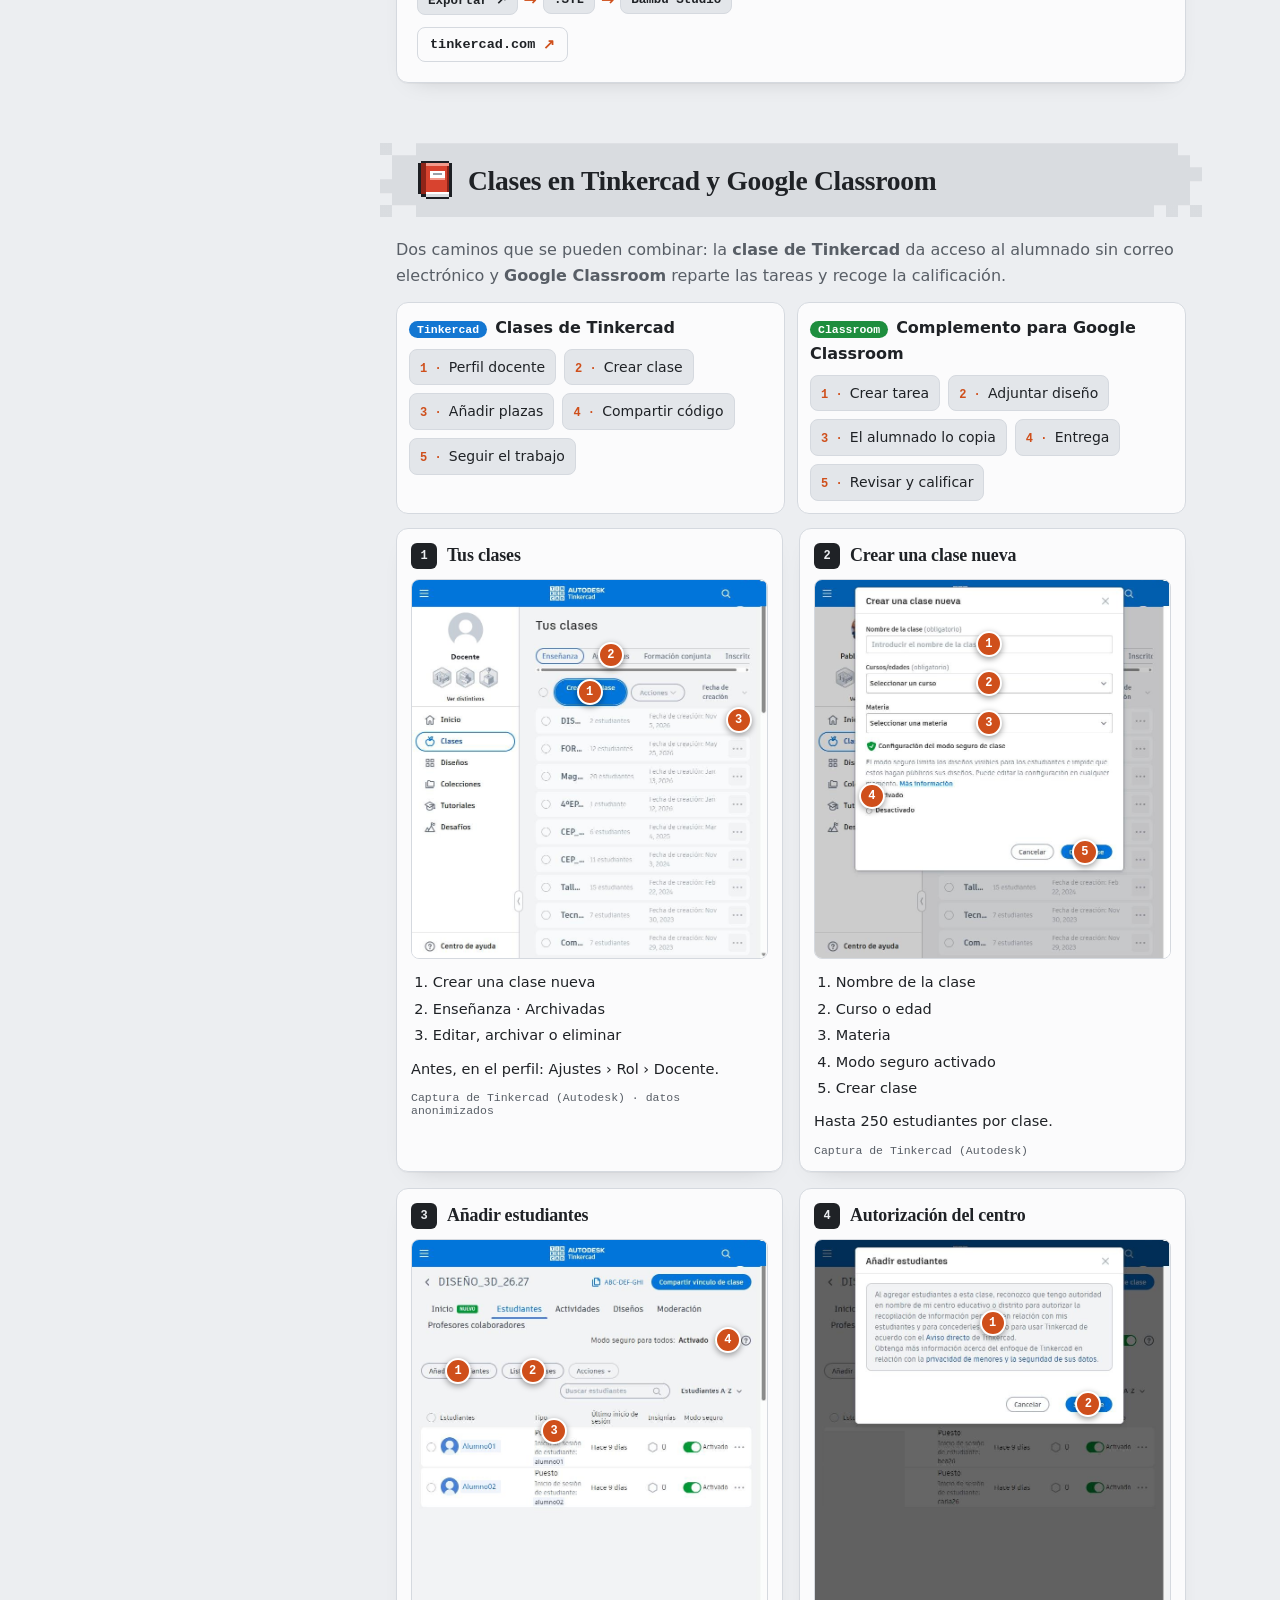
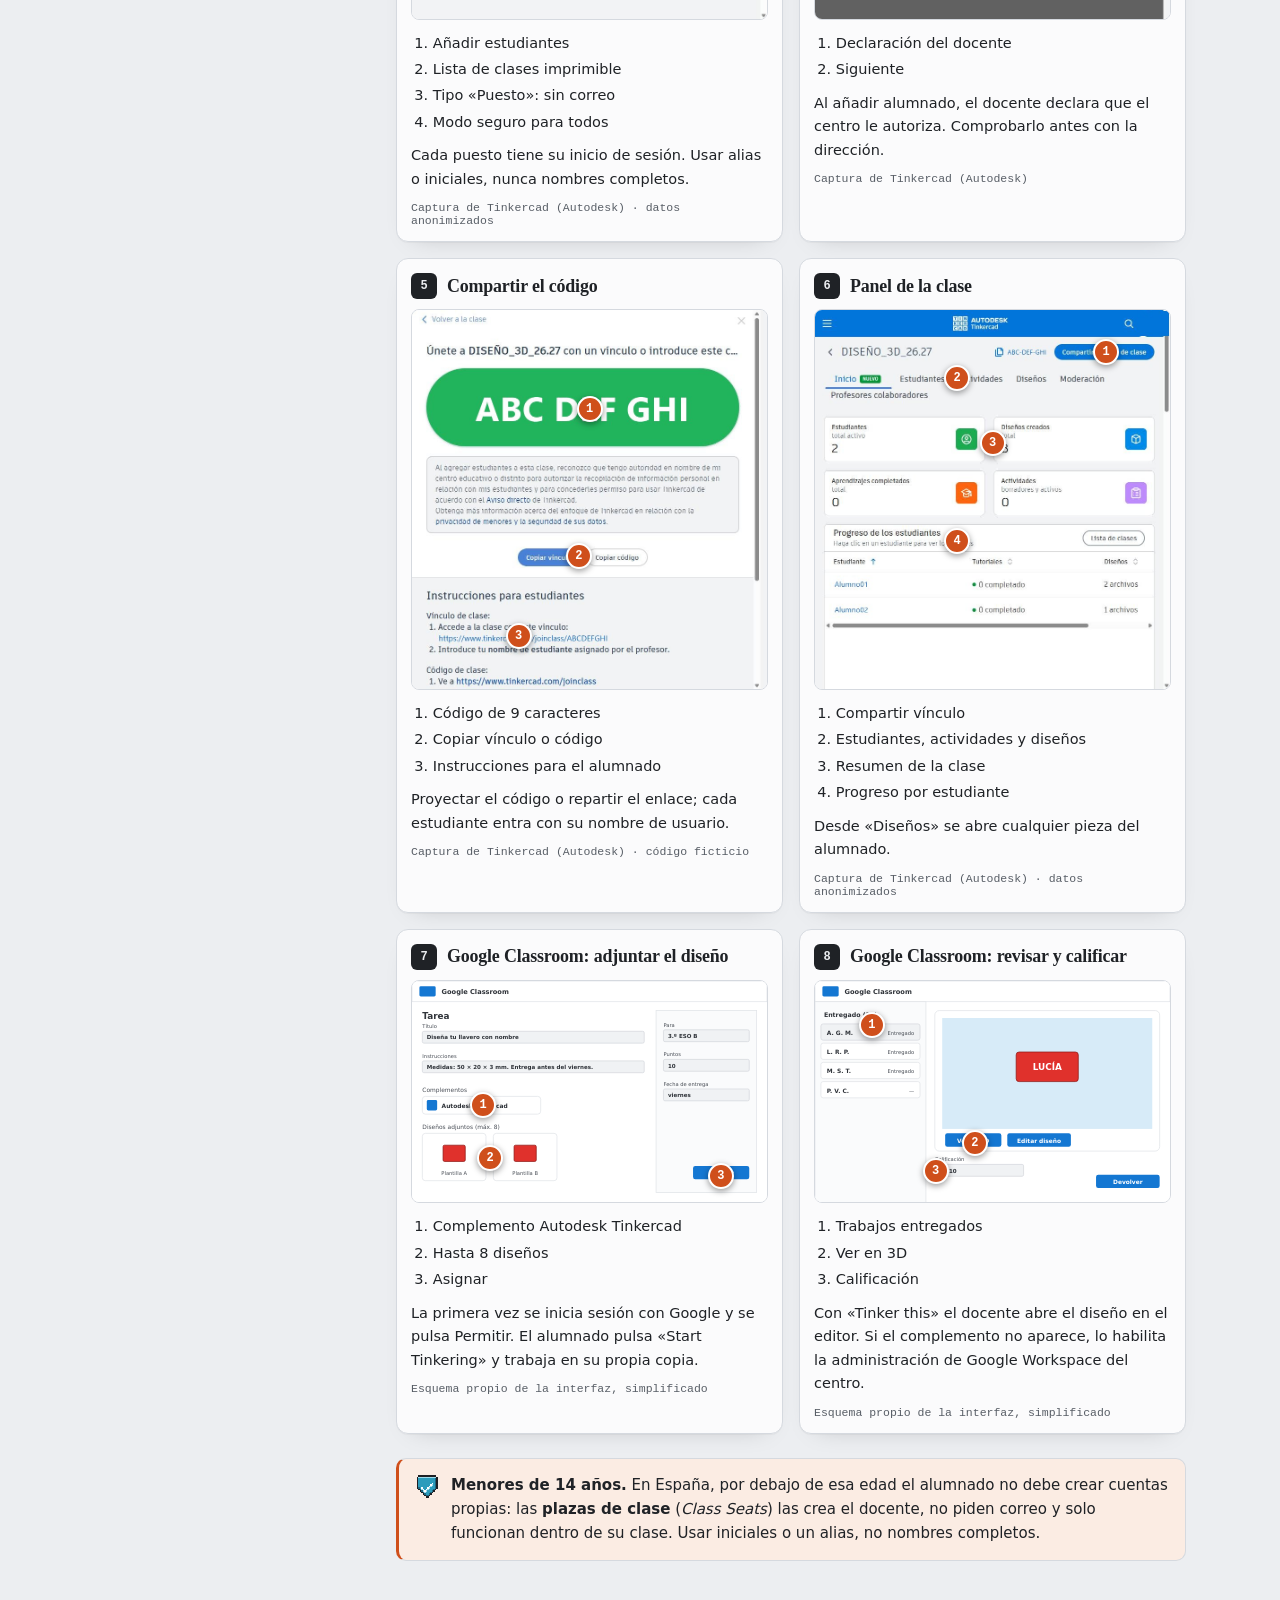
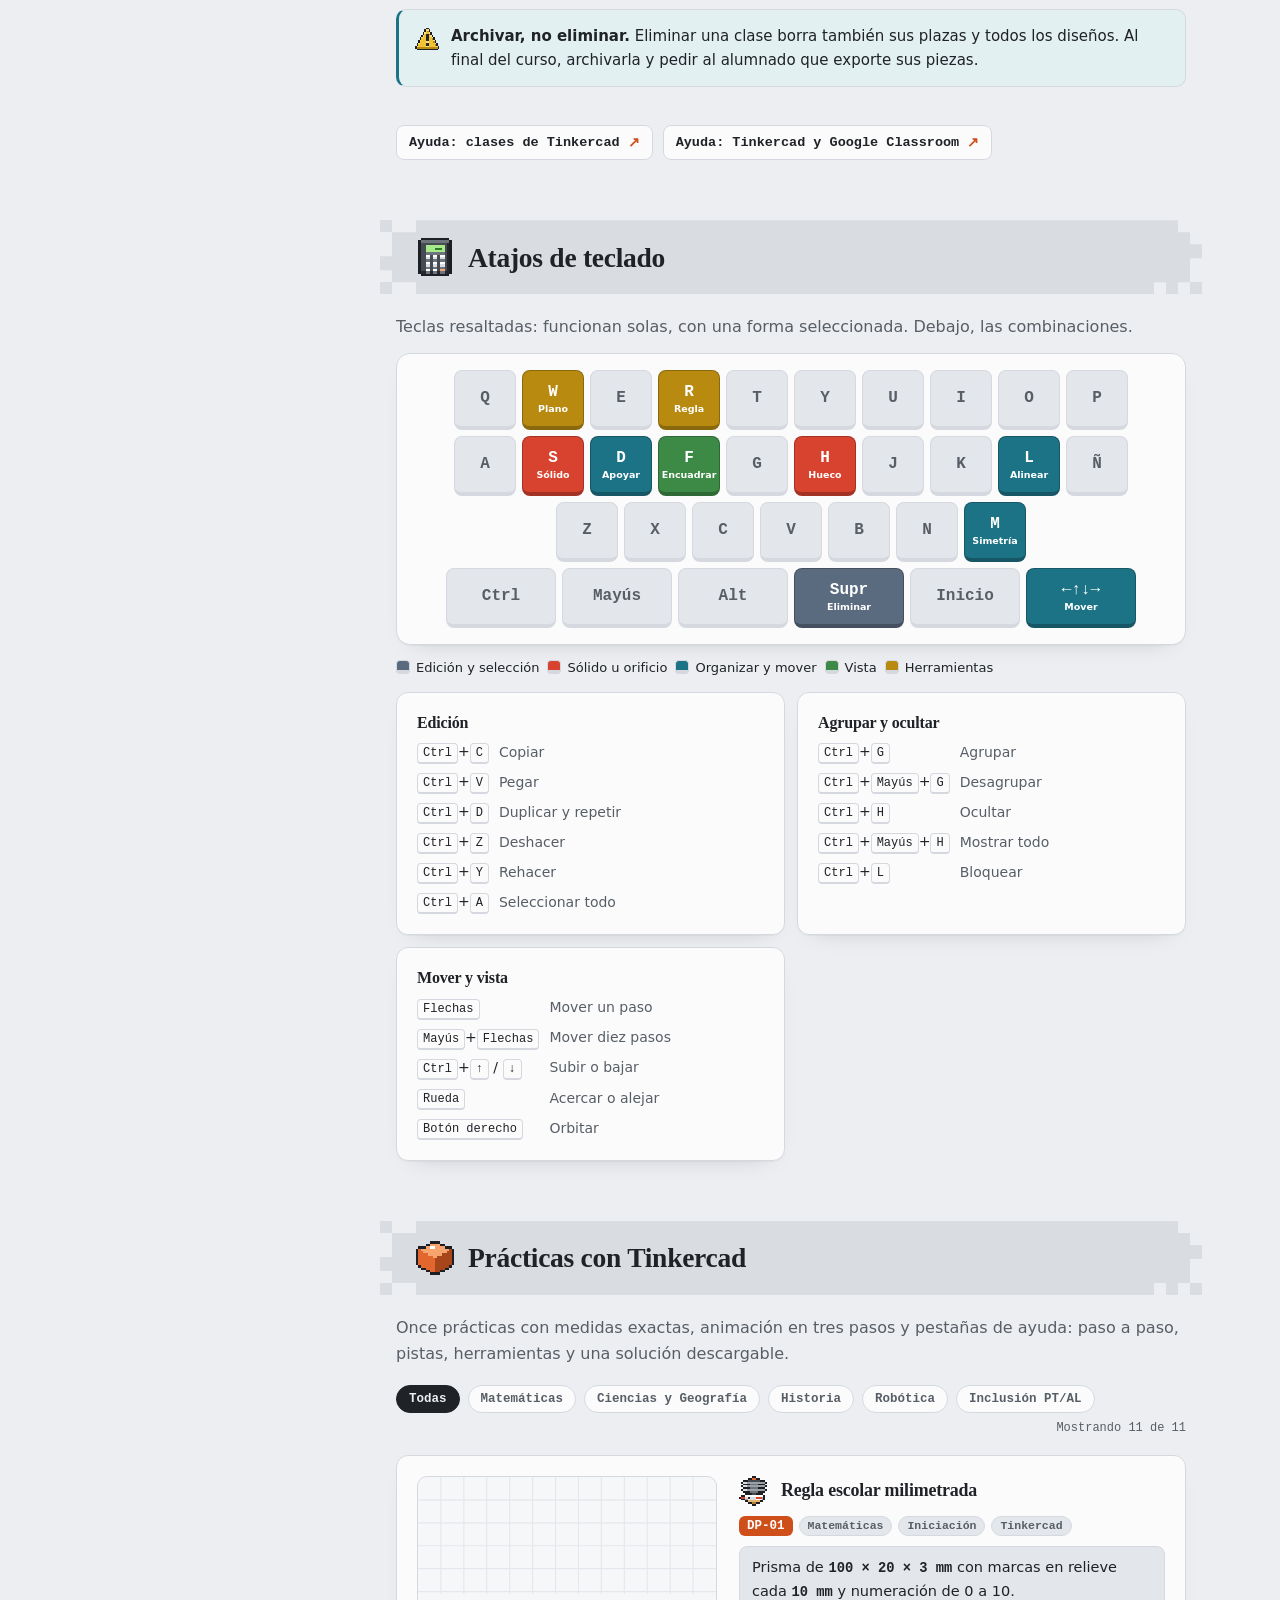
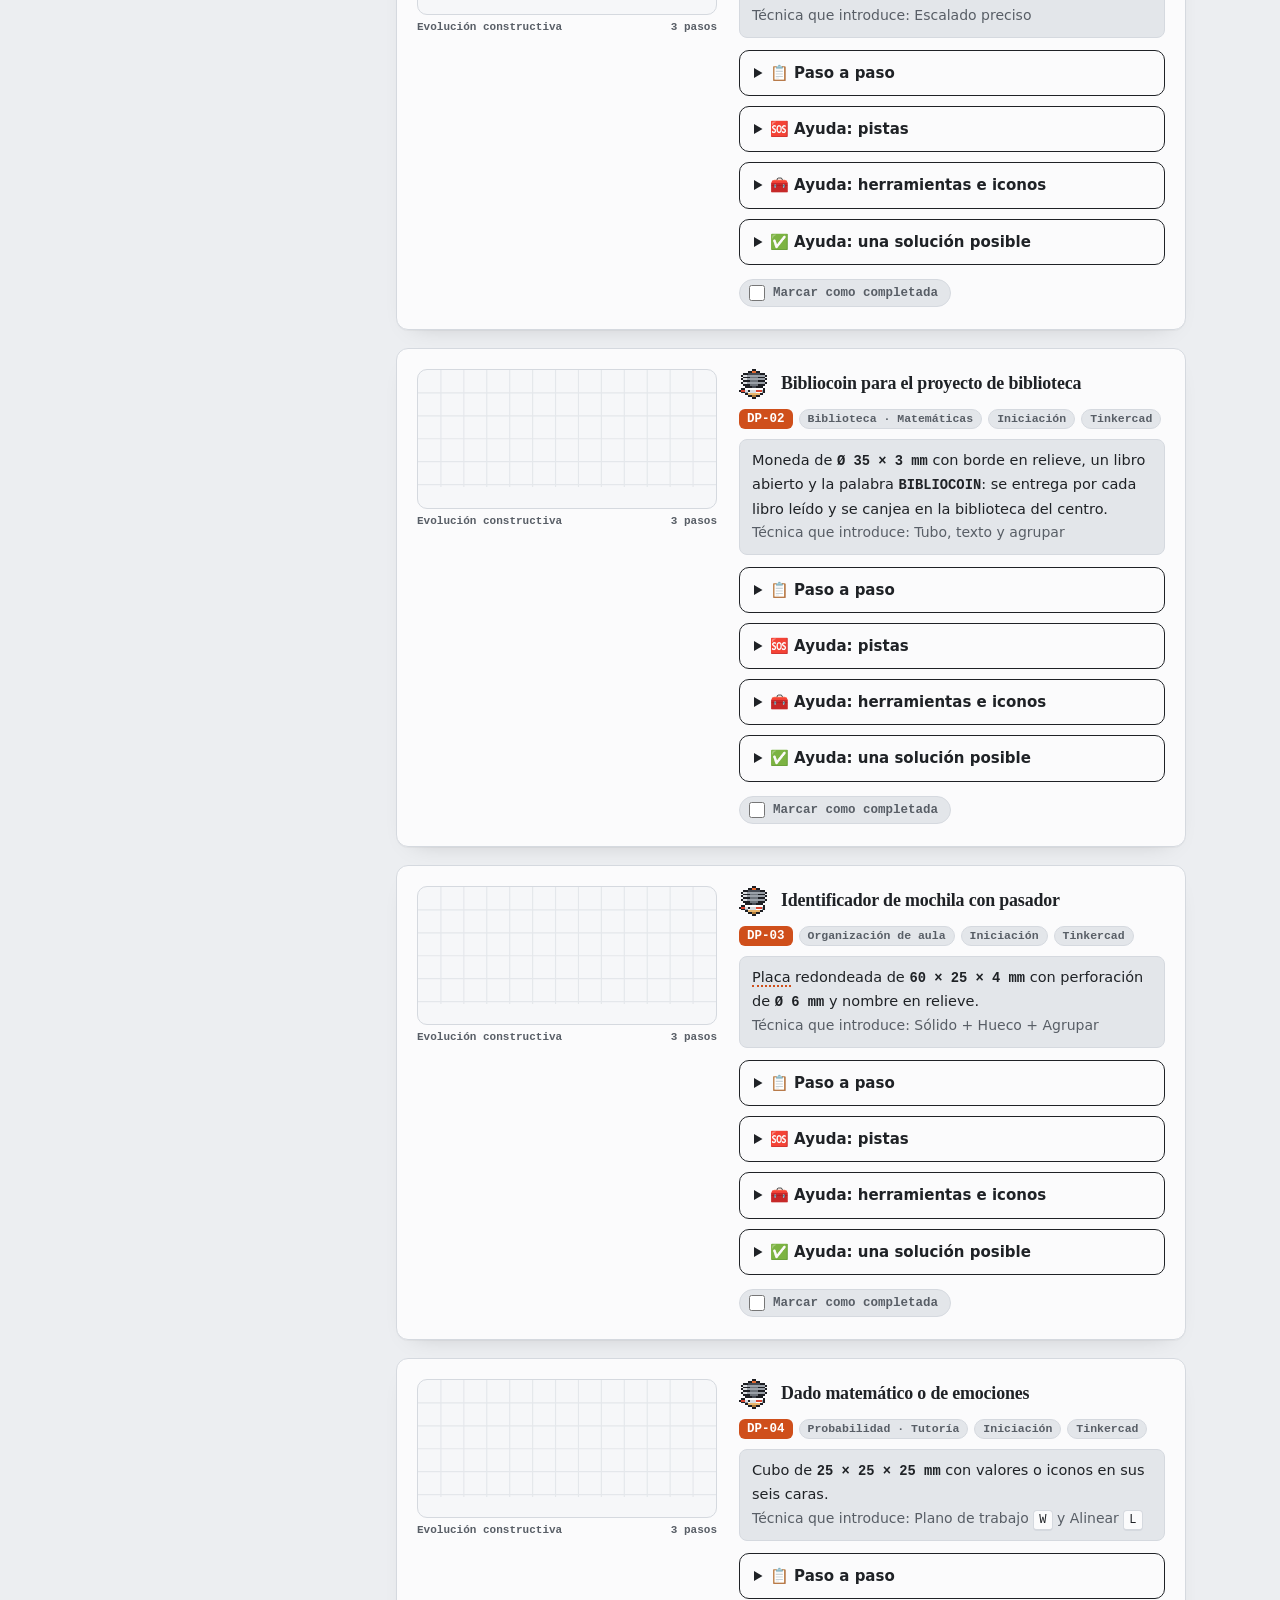
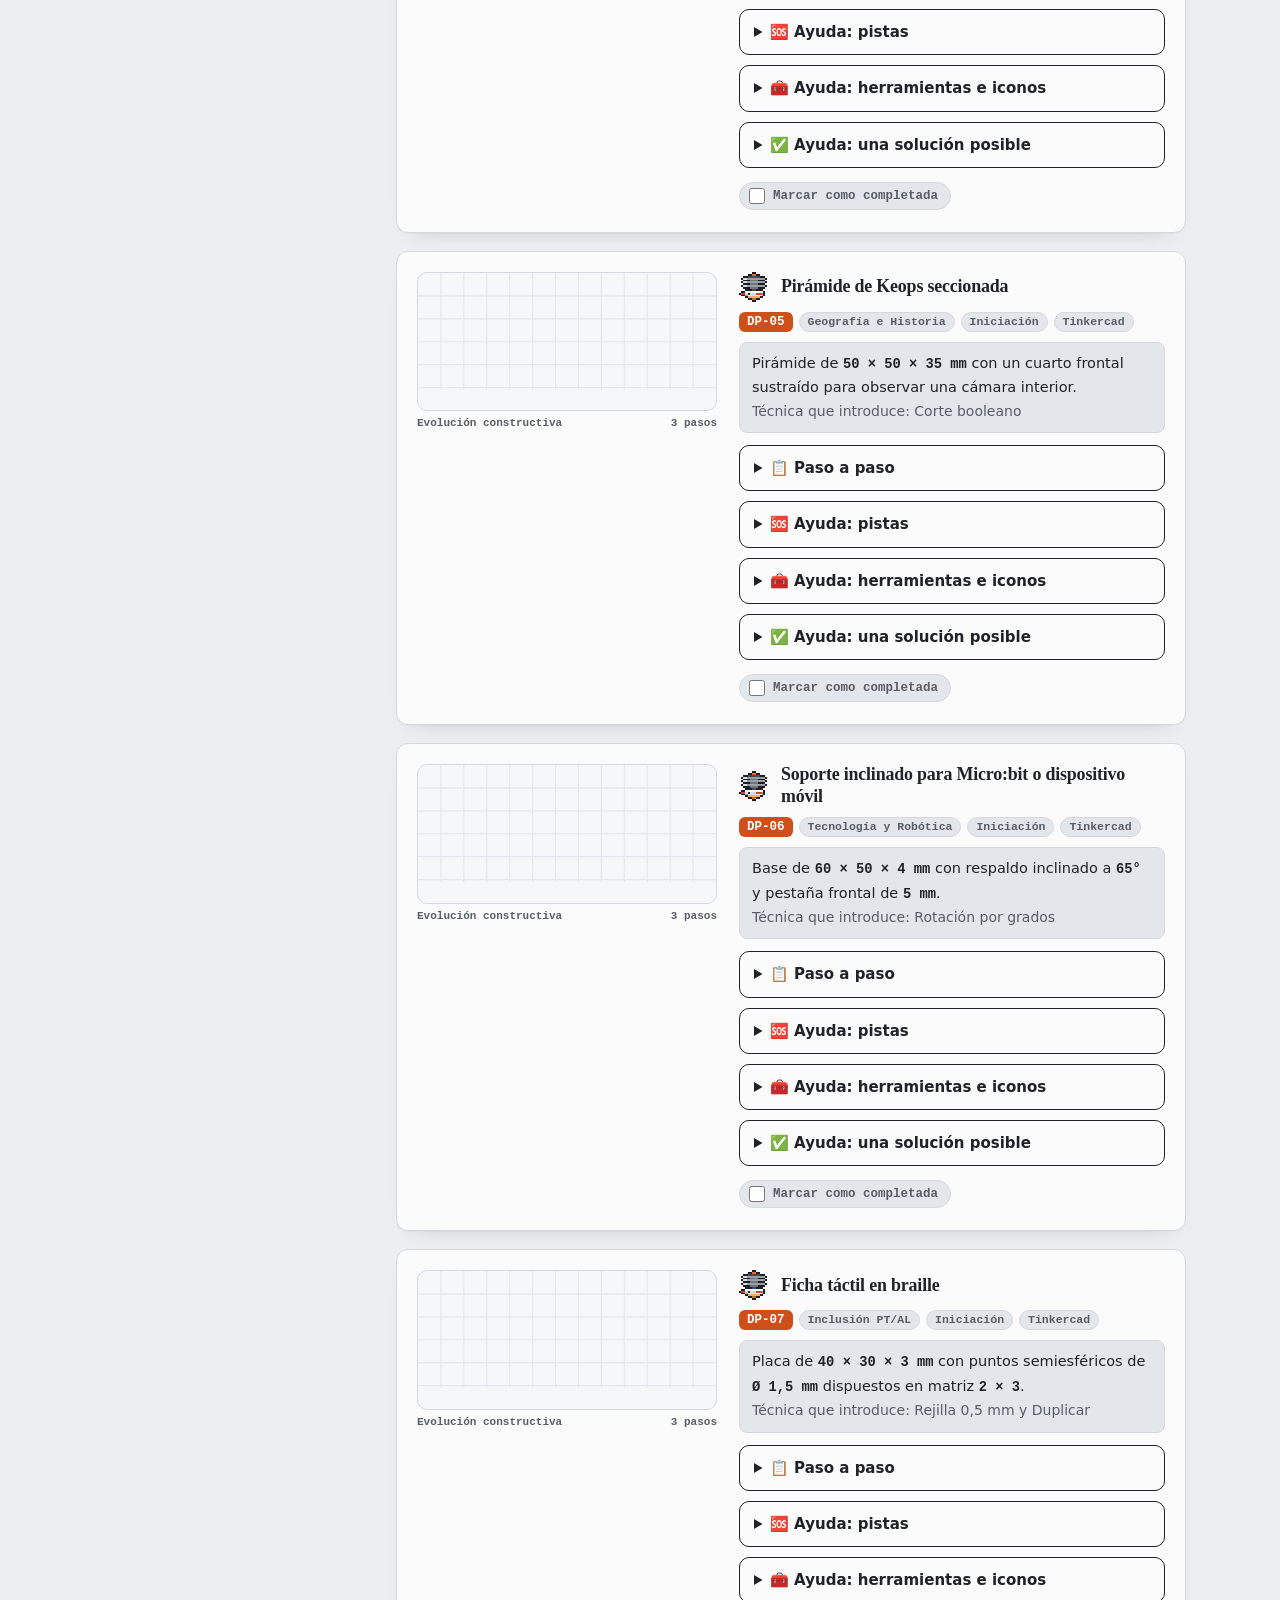
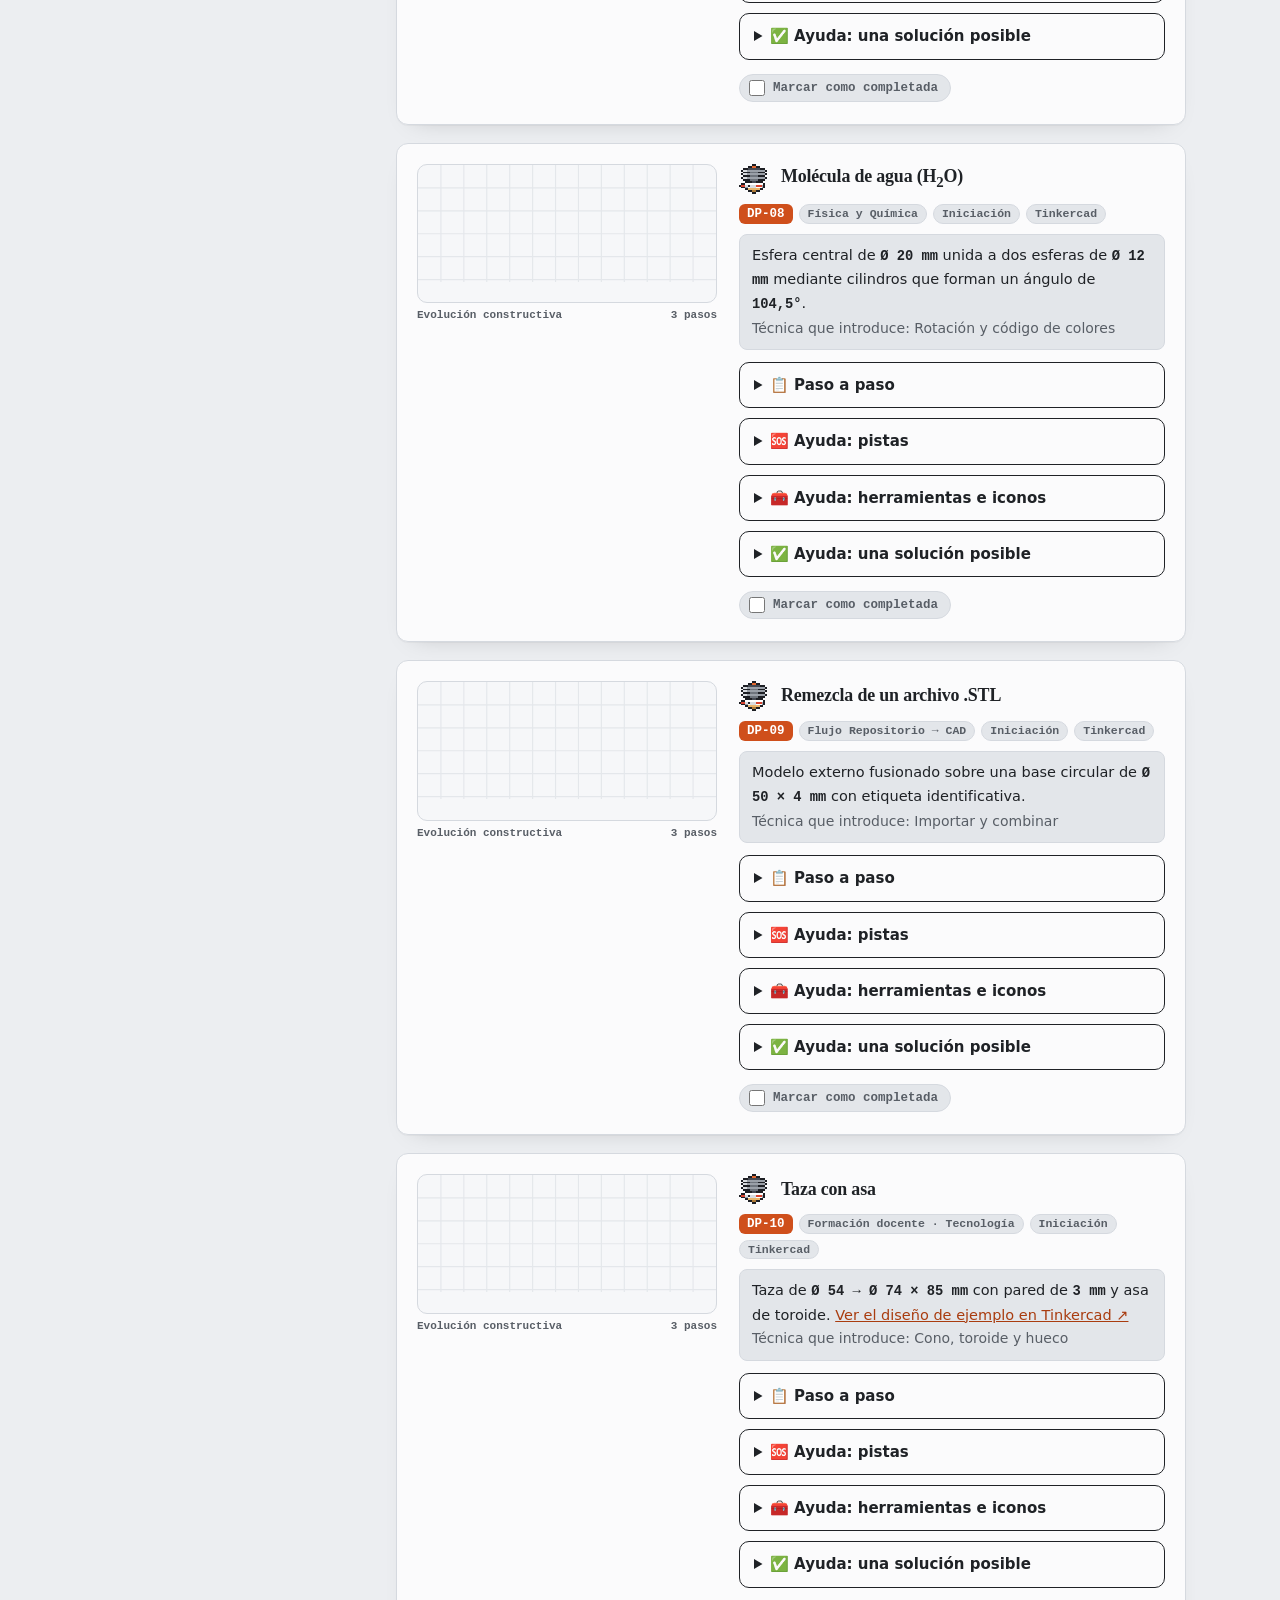
<file: 05-tinkercad.html>
<!doctype html>
<html lang="es">
<head>
<meta charset="utf-8">
<meta name="viewport" content="width=device-width, initial-scale=1">
<title>05 · Diseñar con Tinkercad · Diseño e Impresión 3D en el aula</title>
<meta name="description" content="Manual práctico y secuencial para integrar el diseño y la impresión 3D en colegios e institutos de Andalucía (Código Escuela 4.0): Bambu Lab P1S, MakerWorld, Bambu Studio, Lychee Slicer, Tinkercad y Layerling.">
<meta name="author" content="Pablo Moraga">
<link rel="icon" href="img/favicon.svg" type="image/svg+xml">
<link rel="apple-touch-icon" href="img/favicon.svg">
<link rel="stylesheet" href="css/estilo.css?v=996119a9">
</head>
<body data-page="05-tinkercad.html">
<a class="skip" href="#contenido">Saltar al contenido</a>
<div class="cad tl" aria-hidden="true"></div><div class="cad tr" aria-hidden="true"></div><div class="cad bl" aria-hidden="true"></div><div class="cad br" aria-hidden="true"></div>
<svg class="axes" viewBox="0 0 54 54" aria-hidden="true"><path d="M10 44 L44 44" stroke="#e0453a" stroke-width="2.5"/><path d="M10 44 L10 10" stroke="#3c8a46" stroke-width="2.5"/><path d="M10 44 L30 26" stroke="#1d7386" stroke-width="2.5"/><g font-family="monospace" font-size="9" font-weight="700"><text x="46" y="47" fill="#e0453a">X</text><text x="6" y="8" fill="#3c8a46">Z</text><text x="32" y="25" fill="#1d7386">Y</text></g></svg>

<!-- Biblioteca de ilustraciones (gradientes y símbolos reutilizables) -->
<svg width="0" height="0" style="position:absolute" aria-hidden="true" focusable="false">
  <defs>
    <linearGradient id="g-glass" x1="0" y1="0" x2="1" y2="1"><stop offset="0" stop-color="#fff" stop-opacity=".22"/><stop offset=".45" stop-color="#fff" stop-opacity=".04"/><stop offset=".55" stop-color="#fff" stop-opacity=".12"/><stop offset="1" stop-color="#fff" stop-opacity=".02"/></linearGradient>
    <linearGradient id="g-pei" x1="0" x2="1"><stop offset="0" stop-color="#8b6b33"/><stop offset=".5" stop-color="#b48f4c"/><stop offset="1" stop-color="#7c5e2b"/></linearGradient>
    <linearGradient id="g-body" x1="0" x2="0" y1="0" y2="1"><stop offset="0" stop-color="#3a3d43"/><stop offset="1" stop-color="#232529"/></linearGradient>
    <linearGradient id="g-alu" x1="0" x2="1"><stop offset="0" stop-color="#9aa0a8"/><stop offset=".5" stop-color="#dde1e5"/><stop offset="1" stop-color="#8d939b"/></linearGradient>
    <linearGradient id="g-brass" x1="0" x2="1"><stop offset="0" stop-color="#a77b25"/><stop offset=".5" stop-color="#e5c06a"/><stop offset="1" stop-color="#9a6f1e"/></linearGradient>
    <linearGradient id="g-lid" x1="0" y1="0" x2="0" y2="1"><stop offset="0" stop-color="#d9e6ef" stop-opacity=".55"/><stop offset="1" stop-color="#b8c9d6" stop-opacity=".22"/></linearGradient>
    <linearGradient id="g-card" x1="0" x2="0" y1="0" y2="1"><stop offset="0" stop-color="#c79a62"/><stop offset="1" stop-color="#a87b45"/></linearGradient>
    <linearGradient id="g-view" x1="0" x2="0" y1="0" y2="1"><stop offset="0" stop-color="#f6f7f9"/><stop offset="1" stop-color="#e2e5e9"/></linearGradient>
    <pattern id="p-tex" width="4" height="4" patternUnits="userSpaceOnUse"><rect width="4" height="4" fill="#9c7a3e"/><circle cx="1" cy="1" r=".7" fill="#000" opacity=".2"/><circle cx="3" cy="3" r=".6" fill="#fff" opacity=".18"/></pattern>
    <marker id="m-arr" viewBox="0 0 10 10" refX="8" refY="5" markerWidth="6" markerHeight="6" orient="auto-start-reverse"><path d="M0 0 L10 5 L0 10 z" fill="#cf4f1b"/></marker>
    <marker id="m-arrB" viewBox="0 0 10 10" refX="6" refY="5" markerWidth="3.2" markerHeight="3.2" orient="auto"><path d="M0 0 L10 5 L0 10 z" fill="#1e88c8"/></marker>

    <symbol id="s-spool" viewBox="0 0 52 60">
      <rect x="6" y="5" width="40" height="50" fill="currentColor"/>
      <path d="M6 13H46M6 21H46M6 29H46M6 37H46M6 45H46" stroke="#000" stroke-opacity=".13"/>
      <rect x="9" y="5" width="6" height="50" fill="#fff" opacity=".2"/>
      <rect x="0" y="0" width="6" height="60" rx="2" fill="#1d1e21"/><rect x="46" y="0" width="6" height="60" rx="2" fill="#1d1e21"/>
    </symbol>

    <symbol id="s-ams" viewBox="0 0 300 96">
      <use href="#s-spool" x="18" y="10" width="52" height="60" style="color:#e2672e"/>
      <use href="#s-spool" x="86" y="10" width="52" height="60" style="color:#1d7386"/>
      <use href="#s-spool" x="162" y="10" width="52" height="60" style="color:#f1f0ec"/>
      <use href="#s-spool" x="230" y="10" width="52" height="60" style="color:#e2ad1f"/>
      <path d="M6 44 V18 Q6 4 22 4 H278 Q294 4 294 18 V44 Z" fill="url(#g-lid)" stroke="#16171a" stroke-width="2"/>
      <rect x="0" y="40" width="300" height="56" rx="10" fill="url(#g-body)"/>
      <g fill="#44484f"><rect x="20" y="62" width="48" height="20" rx="3"/><rect x="88" y="62" width="48" height="20" rx="3"/><rect x="164" y="62" width="48" height="20" rx="3"/><rect x="232" y="62" width="48" height="20" rx="3"/></g>
      <g fill="#7ddc5a"><circle cx="60" cy="72" r="2.6"/><circle cx="128" cy="72" r="2.6"/><circle cx="204" cy="72" r="2.6"/><circle cx="272" cy="72" r="2.6"/></g>
      <g stroke="#2a2c31" stroke-width="3" stroke-linecap="round"><path d="M30 72h18M98 72h18M174 72h18M242 72h18"/></g>
    </symbol>

    <symbol id="s-p1s" viewBox="0 0 300 340">
      <rect x="0" y="0" width="300" height="340" rx="14" fill="url(#g-body)"/>
      <rect x="6" y="3" width="288" height="10" rx="4" fill="#4a4d54"/>
      <rect x="18" y="24" width="264" height="272" rx="6" fill="#1b1c20"/>
      <rect x="30" y="28" width="240" height="3" rx="1.5" fill="#fff4cf" opacity=".85"/>
      <rect x="36" y="38" width="5" height="250" fill="#7d8188"/><rect x="259" y="38" width="5" height="250" fill="#7d8188"/>
      <rect x="26" y="60" width="248" height="9" rx="2" fill="#565a61"/>
      <path d="M149 24 V50" stroke="#f2f2f0" stroke-width="3"/>
      <rect x="120" y="46" width="58" height="58" rx="8" fill="#e9eaec" stroke="#b8bcc2"/>
      <circle cx="149" cy="73" r="15" fill="#d3d6da" stroke="#b0b4ba"/>
      <path d="M139 73h20M149 63v20" stroke="#b0b4ba" stroke-width="2"/>
      <rect x="128" y="100" width="42" height="8" rx="2" fill="#c4c7cc"/>
      <polygon points="143,108 155,108 151,118 147,118" fill="url(#g-brass)"/>
      <circle cx="34" cy="38" r="5" fill="#0c0d0f" stroke="#6a6e75" stroke-width="1.5"/><circle cx="34" cy="38" r="1.8" fill="#3a7bd5"/>
      <rect x="128" y="196" width="42" height="34" fill="#e2672e"/>
      <path d="M128 202H170M128 208H170M128 214H170M128 220H170M128 226H170" stroke="#000" stroke-opacity=".13"/>
      <rect x="40" y="230" width="220" height="7" rx="1.5" fill="url(#p-tex)"/>
      <rect x="46" y="237" width="208" height="9" rx="1" fill="#3a3d43"/>
      <rect x="18" y="24" width="264" height="272" rx="6" fill="url(#g-glass)" stroke="#121315" stroke-width="2"/>
      <rect x="22" y="304" width="58" height="22" rx="3" fill="#0d0e10" stroke="#55585e"/>
      <path d="M28 312h30M28 318h22" stroke="#9be15d" stroke-width="2" opacity=".8"/>
      <circle cx="92" cy="315" r="4" fill="#4a4d54"/><circle cx="104" cy="315" r="4" fill="#4a4d54"/>
    </symbol>

    <symbol id="s-p1s-back" viewBox="0 0 300 340">
      <rect width="300" height="340" rx="14" fill="url(#g-body)"/>
      <rect x="6" y="3" width="288" height="10" rx="4" fill="#4a4d54"/>
      <rect x="20" y="24" width="260" height="300" rx="6" fill="#2a2c31" stroke="#1a1b1e"/>
      <circle cx="150" cy="170" r="36" fill="#25272b" stroke="#17181b" stroke-width="3"/>
      <g stroke="#17181b" stroke-width="3"><path d="M118 152h64M114 164h72M114 176h72M118 188h64"/></g>
      <rect x="200" y="40" width="46" height="70" rx="6" fill="#e3e4e6" stroke="#9a9ea5"/>
      <rect x="214" y="52" width="18" height="40" rx="3" fill="#c9ccd1"/><circle cx="223" cy="80" r="4" fill="#9a9ea5"/>
      <rect x="34" y="236" width="20" height="10" rx="2" fill="#18191c" stroke="#55585e"/>
      <rect x="26" y="280" width="46" height="22" rx="3" fill="#0b0c0e" stroke="#55585e"/>
      <rect x="226" y="286" width="44" height="28" rx="3" fill="#18191c" stroke="#55585e"/>
      <rect x="232" y="292" width="14" height="16" rx="2" fill="#3a3d43"/><rect x="252" y="293" width="12" height="14" rx="2" fill="#c53a2f"/>
    </symbol>
  </defs>
</svg>

<header class="top">
  <div class="wrap top-in">
    <a class="brand" href="index.html" aria-label="Inicio"><i class="px" data-px="extruder"></i><span>Pablo Moraga · Diseño e Impresión 3D en el aula</span></a>
    <nav class="main" aria-label="Secciones">
      <a href="01-por-que.html"><b>01</b>Por qué 3D</a>
      <a href="02-impresora.html"><b>02</b>Impresora</a>
      <a href="03-repositorios.html"><b>03</b>Repositorios</a>
      <a href="04-laminador.html"><b>04</b>Laminador</a>
      <a href="05-tinkercad.html"><b>05</b>Tinkercad</a>
      <a href="06-layerling.html"><b>06</b>Layerling</a>
      <a href="07-retos.html"><b>07</b>Retos</a>
      <a href="08-saber-mas.html"><b>08</b>Saber más</a>
    </nav>
    <div class="tools">
      <div class="prog" title="Prácticas y retos completados (guardado en este navegador)">
        <span class="bar" aria-hidden="true"><i id="barFill"></i></span><span id="progText" title="Prácticas y retos completados en todo el manual">0/47</span>
      </div>
      <button class="ibtn" id="resetBtn" type="button" title="Reiniciar progreso" aria-label="Reiniciar progreso">↺</button>
      <button class="ibtn" id="themeBtn" type="button" title="Cambiar entre modo claro y oscuro" aria-label="Cambiar modo claro u oscuro">◐</button>
    </div>
  </div>
</header>

<main id="contenido">
<div class="wrap layout">
<nav class="side" aria-label="Índice del manual"><details class="side-wrap" open><summary>Índice del manual</summary><a href="index.html" class="side-home">Inicio</a><ul class="side-tree"><li><details><summary><span class="num">01</span>¿Por qué 3D?</summary><ul><li><a href="01-por-que.html">Presentación</a></li><li><a href="01-por-que.html#itinerario" data-sub="itinerario">Tu itinerario</a></li><li><a href="01-por-que.html#glosario" data-sub="glosario">Antes de empezar: palabras clave</a></li><li><a href="01-por-que.html#secuencia" data-sub="secuencia">Del problema a la pieza: secuencia didáctica tipo</a></li><li><a href="01-por-que.html#aplicaciones-por-areas-curriculares" data-sub="aplicaciones-por-areas-curriculares">Aplicaciones por áreas curriculares</a></li></ul></details></li><li><details><summary><span class="num">02</span>La impresora 3D</summary><ul><li><a href="02-impresora.html">Presentación</a></li><li><a href="02-impresora.html#componentes-principales-de-la-p1s" data-sub="componentes-principales-de-la-p1s">Componentes principales de la P1S</a></li><li><a href="02-impresora.html#montaje-inicial-de-la-p1s" data-sub="montaje-inicial-de-la-p1s">Montaje inicial de la P1S</a></li><li><a href="02-impresora.html#el-ams-funcionamiento-y-montaje" data-sub="el-ams-funcionamiento-y-montaje">El AMS: funcionamiento y montaje</a></li><li><a href="02-impresora.html#materiales-y-seguridad-en-el-aula" data-sub="materiales-y-seguridad-en-el-aula">Materiales y seguridad en el aula</a></li><li><a href="02-impresora.html#conectividad-en-redes-educativas" data-sub="conectividad-en-redes-educativas">Conectividad en redes educativas</a></li><li><a href="02-impresora.html#iot" data-sub="iot">Alta en Andared_IoT por la dirección MAC (Séneca)</a></li><li><a href="02-impresora.html#ideas-clave-impresora" data-sub="ideas-clave-impresora">Ideas clave · La impresora</a></li></ul></details></li><li><details><summary><span class="num">03</span>Repositorios</summary><ul><li><a href="03-repositorios.html">Presentación</a></li><li><a href="03-repositorios.html#que-es-repositorio" data-sub="que-es-repositorio">¿Qué es un repositorio?</a></li><li><a href="03-repositorios.html#makerworld" data-sub="makerworld">MakerWorld</a></li><li><a href="03-repositorios.html#practica-en-makerworld" data-sub="practica-en-makerworld">Práctica en MakerWorld</a></li><li><a href="03-repositorios.html#makerlab" data-sub="makerlab">MakerLab: personalizar y modelar sin CAD</a></li><li><a href="03-repositorios.html#ideas-clave-repositorios" data-sub="ideas-clave-repositorios">Ideas clave · MakerWorld</a></li></ul></details></li><li><details><summary><span class="num">04</span>El laminador</summary><ul><li><a href="04-laminador.html">Presentación</a></li><li><a href="04-laminador.html#bambu-studio" data-sub="bambu-studio">Bambu Studio</a></li><li><a href="04-laminador.html#s-o-s-aula-incidencias-frecuentes" data-sub="s-o-s-aula-incidencias-frecuentes">S.O.S. Aula: incidencias frecuentes</a></li><li><a href="04-laminador.html#galeria-de-errores-de-impresion" data-sub="galeria-de-errores-de-impresion">Galería de errores de impresión</a></li><li><a href="04-laminador.html#diagnostico" data-sub="diagnostico">¿Qué le pasa a mi pieza?</a></li><li><a href="04-laminador.html#lychee-slicer" data-sub="lychee-slicer">Lychee Slicer</a></li><li><a href="04-laminador.html#handy" data-sub="handy">Control desde el móvil: Bambu Handy</a></li><li><a href="04-laminador.html#ideas-clave-laminador" data-sub="ideas-clave-laminador">Ideas clave · Bambu Studio</a></li></ul></details></li><li><details open><summary><span class="num">05</span>Diseñar con Tinkercad</summary><ul><li><a href="05-tinkercad.html" class="on" aria-current="page">Presentación</a></li><li><a href="#tinkercad-en-doce-operaciones" data-sub="tinkercad-en-doce-operaciones">Tinkercad en doce operaciones</a></li><li><a href="#tinkercad-real" data-sub="tinkercad-real">El editor real de Tinkercad</a></li><li><a href="#clases" data-sub="clases">Clases en Tinkercad y Google Classroom</a></li><li><a href="#atajos" data-sub="atajos">Atajos de teclado</a></li><li><a href="#practicas-con-tinkercad" data-sub="practicas-con-tinkercad">Prácticas con Tinkercad</a></li><li><a href="#cansat-tinkercad" data-sub="cansat-tinkercad">CanSat con Tinkercad</a></li><li><a href="#ideas-clave-diseno" data-sub="ideas-clave-diseno">Ideas clave · Diseño 3D</a></li></ul></details></li><li><details><summary><span class="num">06</span>Diseñar con Layerling</summary><ul><li><a href="06-layerling.html">Presentación</a></li><li><a href="06-layerling.html#interfaz-layerling" data-sub="interfaz-layerling">La interfaz de Layerling</a></li><li><a href="06-layerling.html#layerling-paso-a-paso" data-sub="layerling-paso-a-paso">Layerling paso a paso</a></li><li><a href="06-layerling.html#atajos-ly" data-sub="atajos-ly">Atajos de teclado</a></li><li><a href="06-layerling.html#practicas-con-layerling" data-sub="practicas-con-layerling">Prácticas con Layerling</a></li><li><a href="06-layerling.html#cansat-layerling" data-sub="cansat-layerling">CanSat con Layerling</a></li><li><a href="06-layerling.html#ahora-con-asistente-del-prompt-al-stl" data-sub="ahora-con-asistente-del-prompt-al-stl">Ahora con Asistente: del prompt al STL</a></li><li><a href="06-layerling.html#otras-herramientas" data-sub="otras-herramientas">Otras herramientas gratuitas de modelado</a></li></ul></details></li><li><details><summary><span class="num">07</span>Retos de diseño</summary><ul><li><a href="07-retos.html">Presentación</a></li><li><a href="07-retos.html#ideas-para-seguir-proyectos-del-curso" data-sub="ideas-para-seguir-proyectos-del-curso">Ideas para seguir: proyectos del curso</a></li></ul></details></li><li><details><summary><span class="num">08</span>Para saber más</summary><ul><li><a href="08-saber-mas.html">Presentación</a></li><li><a href="08-saber-mas.html#tab-prof" data-sub="tab-prof">Para el profesorado</a></li><li><a href="08-saber-mas.html#tab-lam" data-sub="tab-lam">Otros laminadores</a></li><li><a href="08-saber-mas.html#tab-rec" data-sub="tab-rec">Recursos</a></li><li><a href="08-saber-mas.html#tab-cred" data-sub="tab-cred">Créditos y licencias</a></li></ul></details></li></ul></details></nav>
<div class="page-main">
<p class="crumbs"><a href="index.html">Inicio</a> › 05 · Diseñar con Tinkercad</p>
<!-- 05 TINKERCAD -->
<section class="sec" id="tinkercad">
  <div class="wrap">
    <div class="sec-head"><span class="sec-num">05</span><h2>Diseñar con Tinkercad <span class="sec-count" data-count></span></h2>
      <p class="kick">Editor 3D gratuito en el navegador. Se diseña combinando formas sólidas y huecas: el punto de partida recomendado en Primaria y en el primer ciclo de ESO.</p></div>

    <h3 class="sub" id="tinkercad-en-doce-operaciones" style="scroll-margin-top:110px"><i class="px" data-px="pencil"></i><span><small>Manual visual</small><br>Tinkercad en doce operaciones</span></h3>
    <p class="muted">Las operaciones básicas del editor, cada una enlazada con su lección oficial.</p>
    <figure class="shot" data-ui="tcUI" style="max-width:760px"></figure>
    <div id="manualTinkercad" class="wkgrid three"></div>

    <h3 class="sub" id="tinkercad-real" style="scroll-margin-top:110px"><i class="px" data-px="camera"></i>El editor real de Tinkercad</h3>
    <p class="muted">Capturas de la aplicación web con un diseño de ejemplo.</p>
    <div id="guiaTcReal" class="wkgrid three"></div>
    <h3 class="mini" style="margin-top:20px">Iconos que se usan en las prácticas</h3>
    <div id="icoTinker"></div>

    
    <h3 class="mini" style="margin-top:32px">Guía rápida</h3>
    <div class="grid one-card">
      <div class="card">
        <h4><i class="px" data-px="pencil"></i>Tinkercad</h4>
        <h5 class="mini" style="margin-top:4px">Interfaz en 4 zonas</h5>
        <div class="vis-zones">
          <div class="vz"><svg viewBox="0 0 64 44"><polygon points="4,40 60,40 52,8 12,8" fill="#d7ebf8" stroke="#7fb5dc"/><path d="M8 32H56M10 24H54M12 16H52M18 8 14 40M26 8 24 40M34 8V40M42 8 44 40M50 8 54 40" stroke="#9cc6e4" stroke-width=".8"/></svg><b>1</b> Plano de trabajo</div>
          <div class="vz"><svg viewBox="0 0 64 44"><polygon points="32,4 50,12 32,20 14,12" fill="#eef0f2" stroke="#6b7078"/><polygon points="14,12 32,20 32,40 14,32" fill="#dfe2e6" stroke="#6b7078"/><polygon points="32,20 50,12 50,32 32,40" fill="#c9ced4" stroke="#6b7078"/></svg><b>2</b> Cubo de vistas</div>
          <div class="vz"><svg viewBox="0 0 64 44"><rect x="2" y="14" width="60" height="16" rx="3" fill="#f0f2f4" stroke="#c9ced4"/><rect x="6" y="17" width="10" height="10" rx="2" fill="#1477d2"/><rect x="20" y="17" width="10" height="10" rx="2" fill="#7a808a"/><rect x="34" y="17" width="10" height="10" rx="2" fill="#7a808a"/><rect x="48" y="17" width="10" height="10" rx="2" fill="#7a808a"/></svg><b>3</b> Agrupar · Alinear · Simetría</div>
          <div class="vz"><svg viewBox="0 0 64 44"><rect x="12" y="4" width="16" height="16" rx="2" fill="#e0312c"/><circle cx="44" cy="12" r="8" fill="#1e88c8"/><polygon points="20,26 28,40 12,40" fill="#8e4bb5"/><rect x="36" y="26" width="16" height="14" rx="7" fill="#f49b24"/></svg><b>4</b> Formas básicas</div>
        </div>
        <h5 class="mini">Sólido + Hueco = pieza</h5>
        <svg class="eq" viewBox="0 0 300 96" role="img" aria-label="Caja sólida más cilindro hueco, al agrupar, da una caja perforada">
          <polygon points="20,34 64,34 74,24 30,24" fill="#f0645f" stroke="#8f1b18"/><rect x="20" y="34" width="44" height="34" fill="#e0312c" stroke="#8f1b18"/><polygon points="64,34 74,24 74,58 64,68" fill="#b8231f" stroke="#8f1b18"/>
          <text x="96" y="54" font-size="22" font-weight="700" fill="#cf4f1b" text-anchor="middle">+</text>
          <g fill="rgba(160,168,176,.35)" stroke="#6b7078" stroke-dasharray="3 2"><rect x="116" y="22" width="32" height="44"/><ellipse cx="132" cy="22" rx="16" ry="5"/><ellipse cx="132" cy="66" rx="16" ry="5"/></g>
          <text x="180" y="54" font-size="22" font-weight="700" fill="#cf4f1b" text-anchor="middle">=</text>
          <polygon points="210,34 254,34 264,24 220,24" fill="#f0645f" stroke="#8f1b18"/><rect x="210" y="34" width="44" height="34" fill="#e0312c" stroke="#8f1b18"/><polygon points="254,34 264,24 264,58 254,68" fill="#b8231f" stroke="#8f1b18"/><ellipse cx="237" cy="29" rx="9" ry="3.5" fill="#5a1210"/>
          <g font-family="monospace" font-size="10" fill="currentColor" text-anchor="middle" style="fill:var(--muted)"><text x="47" y="88">Sólido</text><text x="132" y="88">Hueco</text><text x="237" y="88">Agrupar (Ctrl+G)</text></g>
        </svg>
        <h5 class="mini">Atajos esenciales</h5>
        <div class="keys">
          <div class="key"><kbd>W</kbd>Plano sobre una cara</div>
          <div class="key"><kbd>L</kbd>Alinear</div>
          <div class="key"><kbd>Ctrl+G</kbd>Agrupar</div>
          <div class="key"><kbd>Ctrl+D</kbd>Duplicar</div>
          <div class="key"><kbd>M</kbd>Simetría</div>
          <div class="key"><kbd>D</kbd>Apoyar en el plano</div>
          <div class="key"><kbd>H</kbd>Hueco</div>
          <div class="key"><kbd>Ctrl+Z</kbd>Deshacer</div>
        </div>
        <h5 class="mini">Exportación</h5>
        <div class="pipe"><span>Exportar ↗</span><i>→</i><span>.STL</span><i>→</i><span>Bambu Studio</span></div>
        <div class="links" style="margin-top:12px"><a href="https://www.tinkercad.com/" target="_blank" rel="noopener noreferrer">tinkercad.com</a></div>
      </div>
    </div>

    <h3 class="sub" id="clases" style="scroll-margin-top:110px"><i class="px" data-px="book"></i>Clases en Tinkercad y Google Classroom</h3>
    <p class="muted">Dos caminos que se pueden combinar: la <b>clase de Tinkercad</b> da acceso al alumnado sin correo electrónico y <b>Google Classroom</b> reparte las tareas y recoge la calificación.</p>
    <div class="routes2">
      <div class="r2"><span class="app-chip tc">Tinkercad</span><b>Clases de Tinkercad</b><ol class="flow"><li>Perfil docente</li><li>Crear clase</li><li>Añadir plazas</li><li>Compartir código</li><li>Seguir el trabajo</li></ol></div>
      <div class="r2"><span class="app-chip gc">Classroom</span><b>Complemento para Google Classroom</b><ol class="flow"><li>Crear tarea</li><li>Adjuntar diseño</li><li>El alumnado lo copia</li><li>Entrega</li><li>Revisar y calificar</li></ol></div>
    </div>
    <div id="guiaClases" class="wkgrid three" style="margin-top:14px"></div>
    <div class="grid two" style="margin-top:6px">
      <div class="note"><i class="px" data-px="shield"></i><p><b>Menores de 14 años.</b> En España, por debajo de esa edad el alumnado no debe crear cuentas propias: las <b>plazas de clase</b> (<i>Class Seats</i>) las crea el docente, no piden correo y solo funcionan dentro de su clase. Usar iniciales o un alias, no nombres completos.</p></div>
      <div class="note info"><i class="px" data-px="warn"></i><p><b>Archivar, no eliminar.</b> Eliminar una clase borra también sus plazas y todos los diseños. Al final del curso, archivarla y pedir al alumnado que exporte sus piezas.</p></div>
    </div>
    <div class="links"><a href="https://www.tinkercad.com/help-center/tinkercad-classrooms" target="_blank" rel="noopener noreferrer">Ayuda: clases de Tinkercad</a><a href="https://www.tinkercad.com/help-center/tinkercad-and-google-classroom" target="_blank" rel="noopener noreferrer">Ayuda: Tinkercad y Google Classroom</a></div>

    <h3 class="sub" id="atajos" style="scroll-margin-top:110px"><i class="px" data-px="calc"></i>Atajos de teclado</h3>
    <p class="muted">Teclas resaltadas: funcionan solas, con una forma seleccionada. Debajo, las combinaciones.</p>
    <div id="kb-tc"></div>

    <h3 class="sub" id="practicas-con-tinkercad" style="scroll-margin-top:110px"><i class="px" data-px="cube"></i>Prácticas con Tinkercad</h3>
    <p class="muted">Once prácticas con medidas exactas, animación en tres pasos y pestañas de ayuda: paso a paso, pistas, herramientas y una solución descargable.</p>
    <div class="filters" data-target="practicasTcAll" role="toolbar" aria-label="Filtrar prácticas de Tinkercad por área curricular"></div>
    <div id="practicasTcAll"><div class="practices" id="practicas"></div></div>
    <h3 class="sub" id="cansat-tinkercad" style="scroll-margin-top:110px"><i class="px" data-px="chip"></i>CanSat con Tinkercad</h3>
    <p>El <b>CanSat</b> del desafío de ESERO es un satélite del tamaño de una lata de refresco: dentro van la placa, los sensores, la radio y la batería, y baja en paracaídas tras el lanzamiento. Esta ficha diseña su <b>chasis</b>: un cilindro estándar de <b>Ø 66 × 115 mm</b> con ranuras de ventilación y anclajes para el paracaídas.</p>
    <div id="cansatTc" class="practices"></div>
    <div class="links"><a href="https://esero.es/cansat/" target="_blank" rel="noopener noreferrer">CanSat · ESERO España</a></div>

    <div class="note info aviso-medidas"><i class="px" data-px="warn"></i><p><b>Aviso.</b> Las medidas indicadas y los archivos STL de las soluciones pueden contener algún error. Comprobarlos antes de imprimir: medir las piezas reales con pie de rey, revisar el modelo en el laminador y hacer una impresión de prueba cuando haya encajes.</p></div>
    <h3 class="sub" id="ideas-clave-diseno" style="scroll-margin-top:110px"><i class="px" data-px="bulb"></i>Ideas clave · Diseño 3D</h3>
    <figure class="anat" data-anat="design"></figure>
  </div>
</section>
<nav class="pn" aria-label="Página anterior y siguiente"><a class="prev" href="04-laminador.html"><small>← Anterior</small>04 · El laminador</a><a class="next" href="06-layerling.html"><small>Siguiente →</small>06 · Diseñar con Layerling</a></nav>
</div>
</div>
</main>

<footer>
  <div class="wrap">
    <div class="f">
      <span>© Pablo Moraga · Contenidos con licencia <a href="https://creativecommons.org/licenses/by-nc-nd/4.0/deed.es" target="_blank" rel="noopener noreferrer license">CC BY-NC-ND 4.0</a> · <a href="https://github.com/pablomoraga" target="_blank" rel="noopener noreferrer">github.com/pablomoraga</a></span>
      <button class="reset" id="resetBtn2" type="button">↺ Reiniciar progreso</button>
    </div>
    <p class="small" style="margin-top:14px">Material educativo independiente, sin vinculación comercial con Bambu Lab, Tinkercad (Autodesk) ni Layerling. Las marcas citadas pertenecen a sus respectivos titulares. Las ilustraciones y esquemas son propios. Las capturas de Tinkercad son de la aplicación de Autodesk, con los datos del alumnado ocultos, y los iconos de Bambu Studio se reproducen de su distribución libre (© Bambu Lab, licencia GNU AGPL); ninguno de ellos forma parte de la licencia CC de este material.</p>
    <noscript><p class="small">Las prácticas de diseño, los retos, las animaciones y el registro de progreso requieren JavaScript.</p></noscript>
  </div>
</footer>

<script src="js/app.js?v=996119a9"></script>
</body>
</html>
</file>
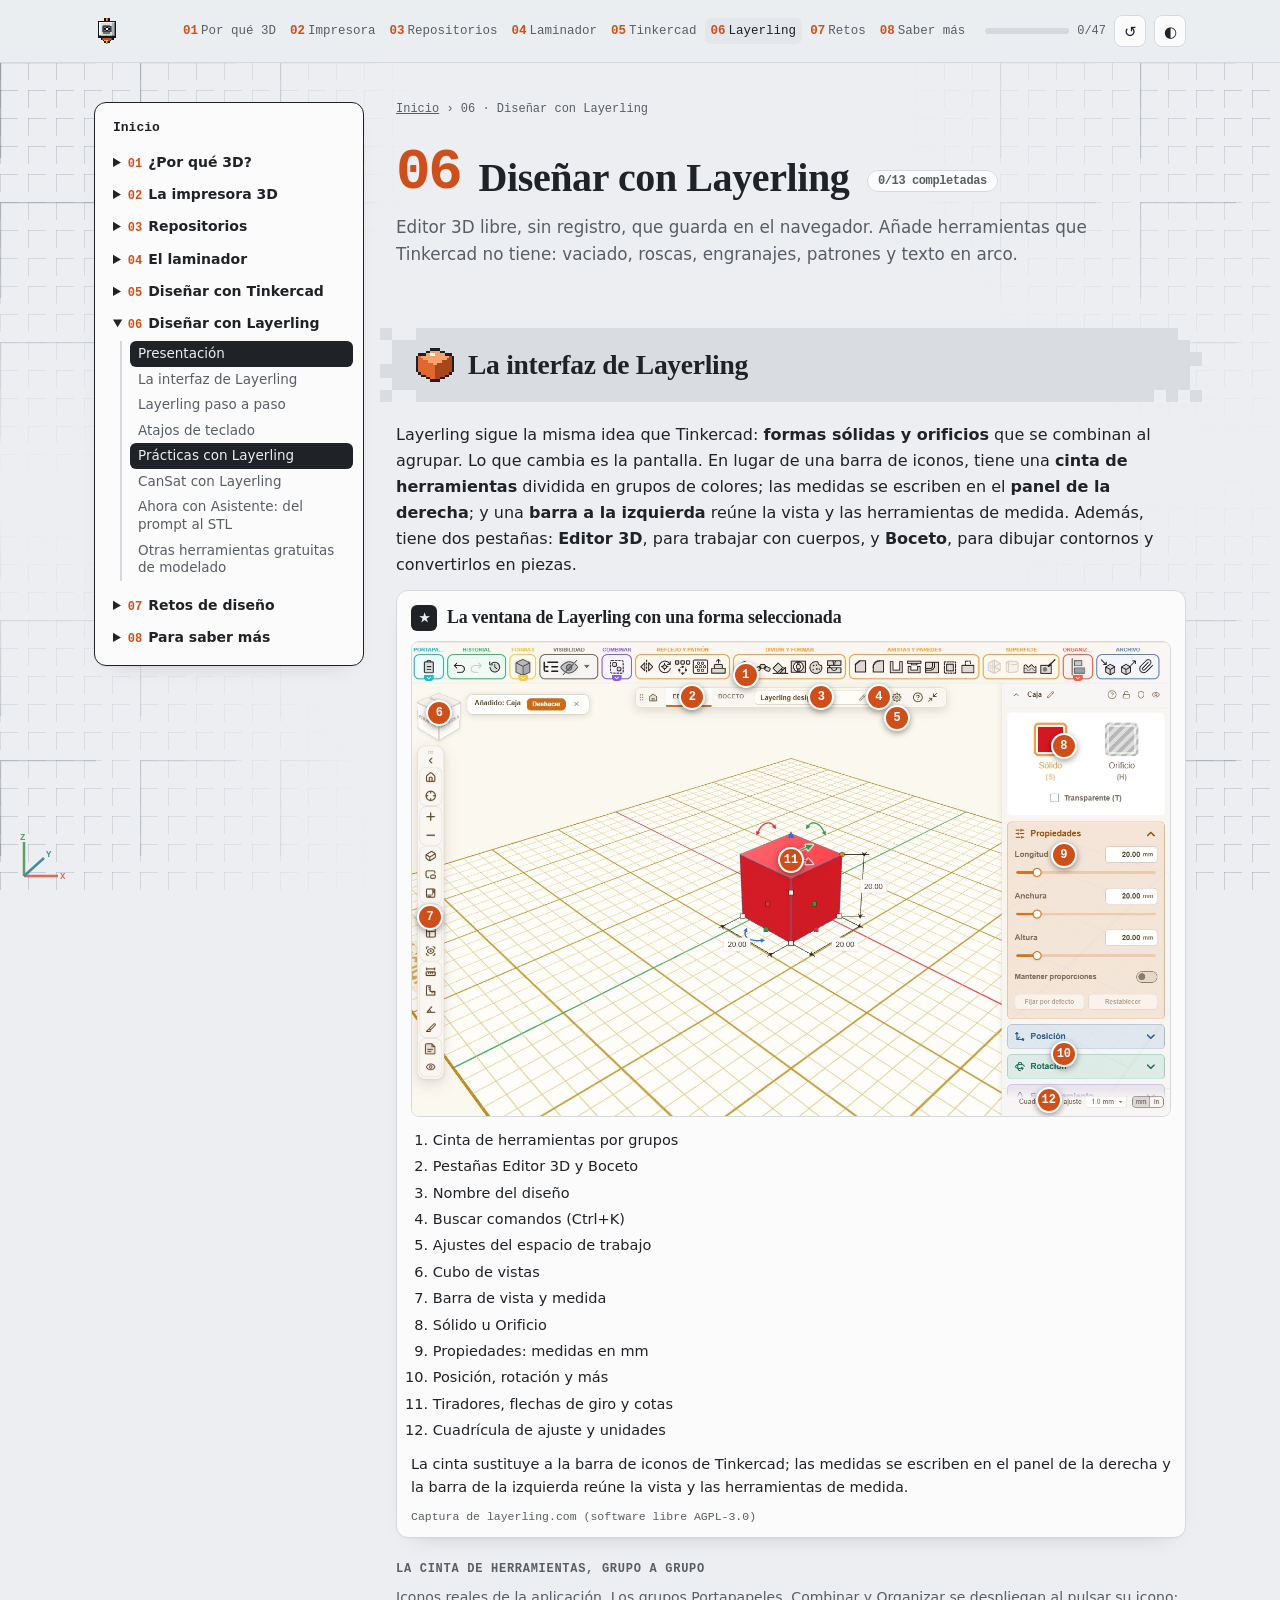
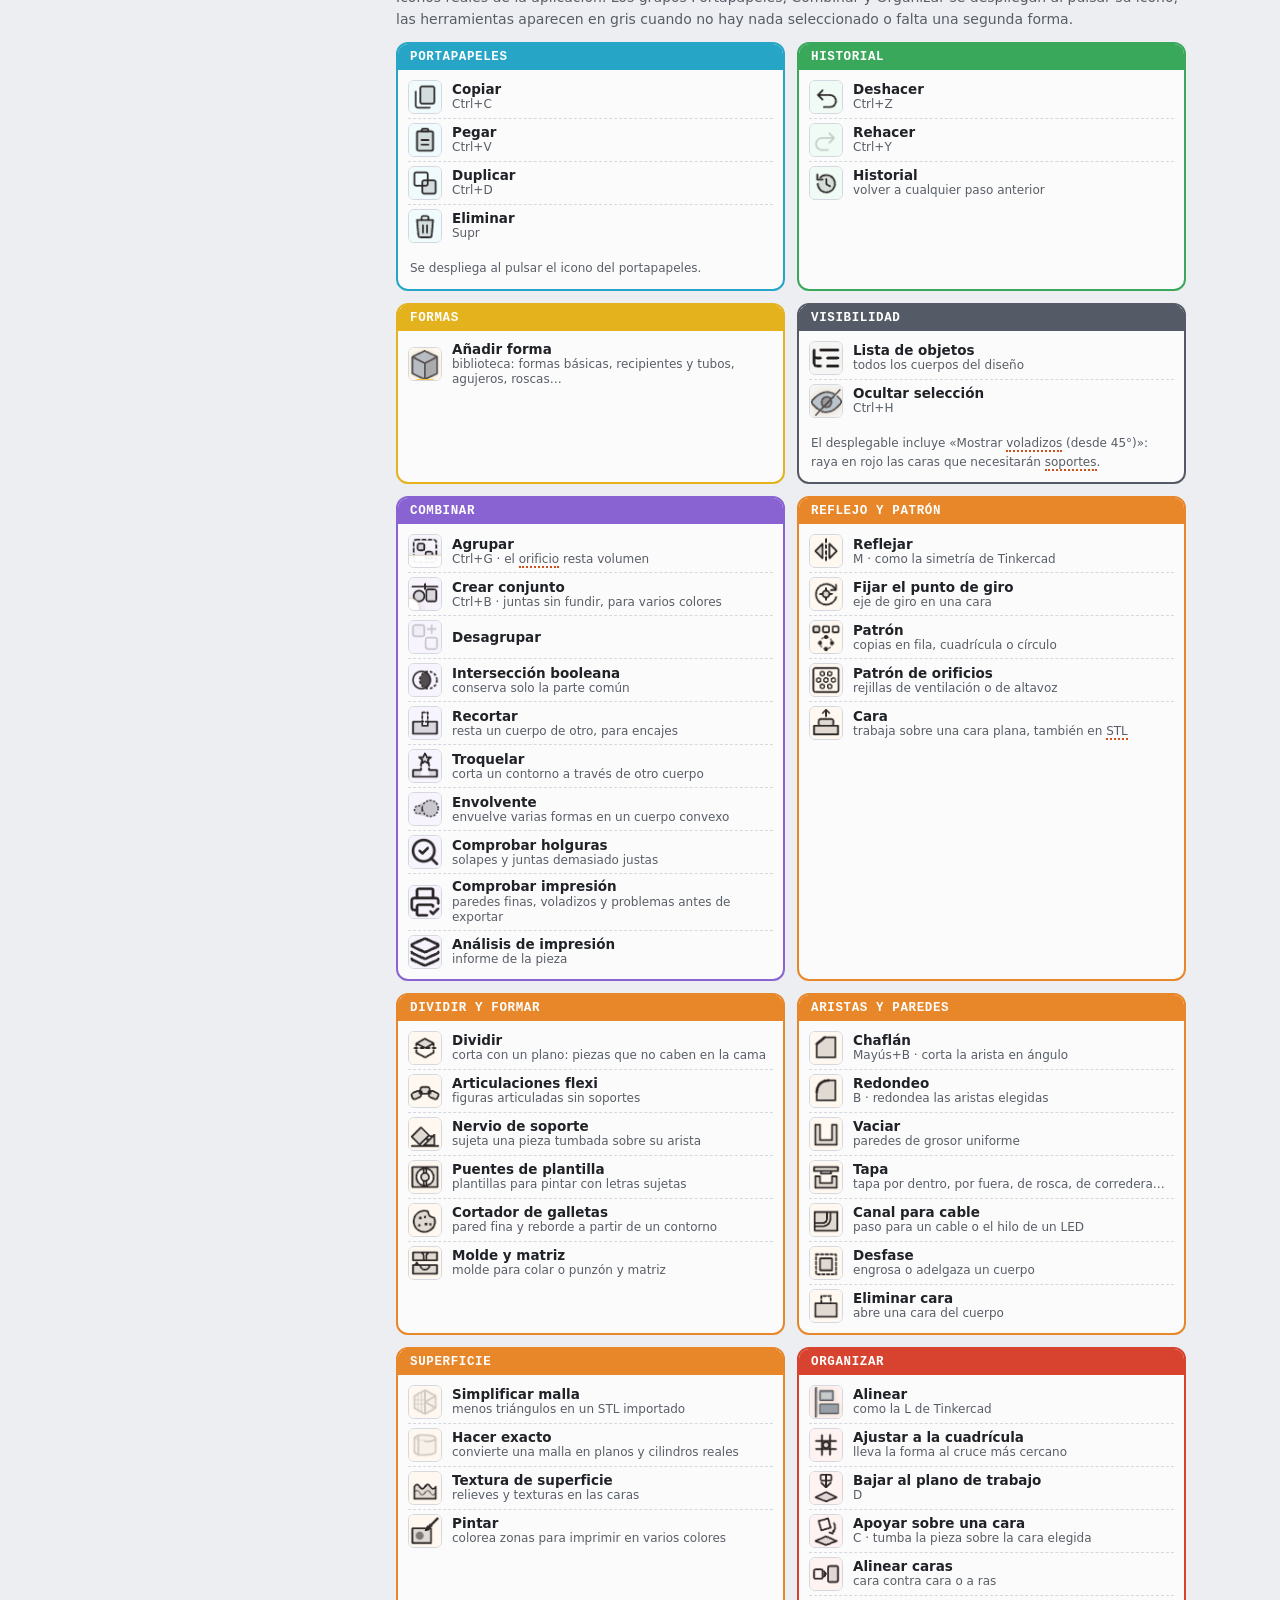
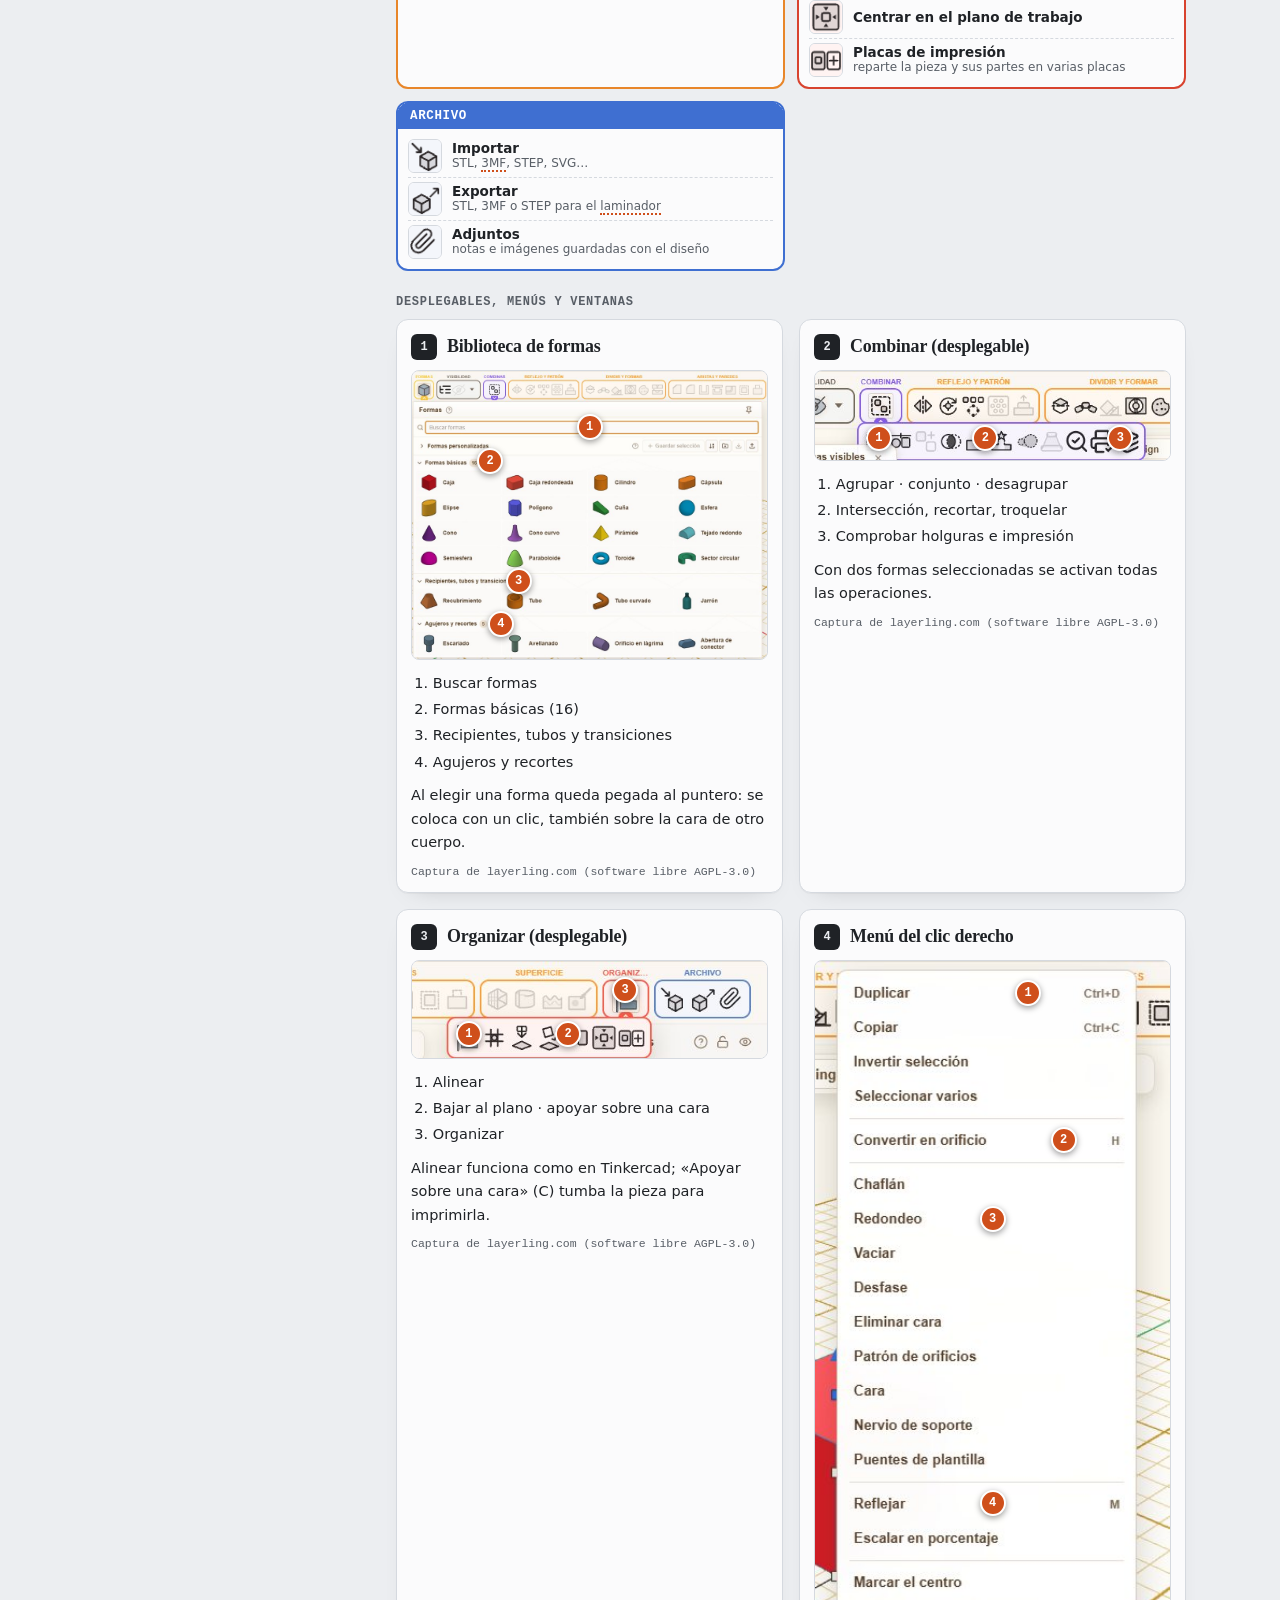
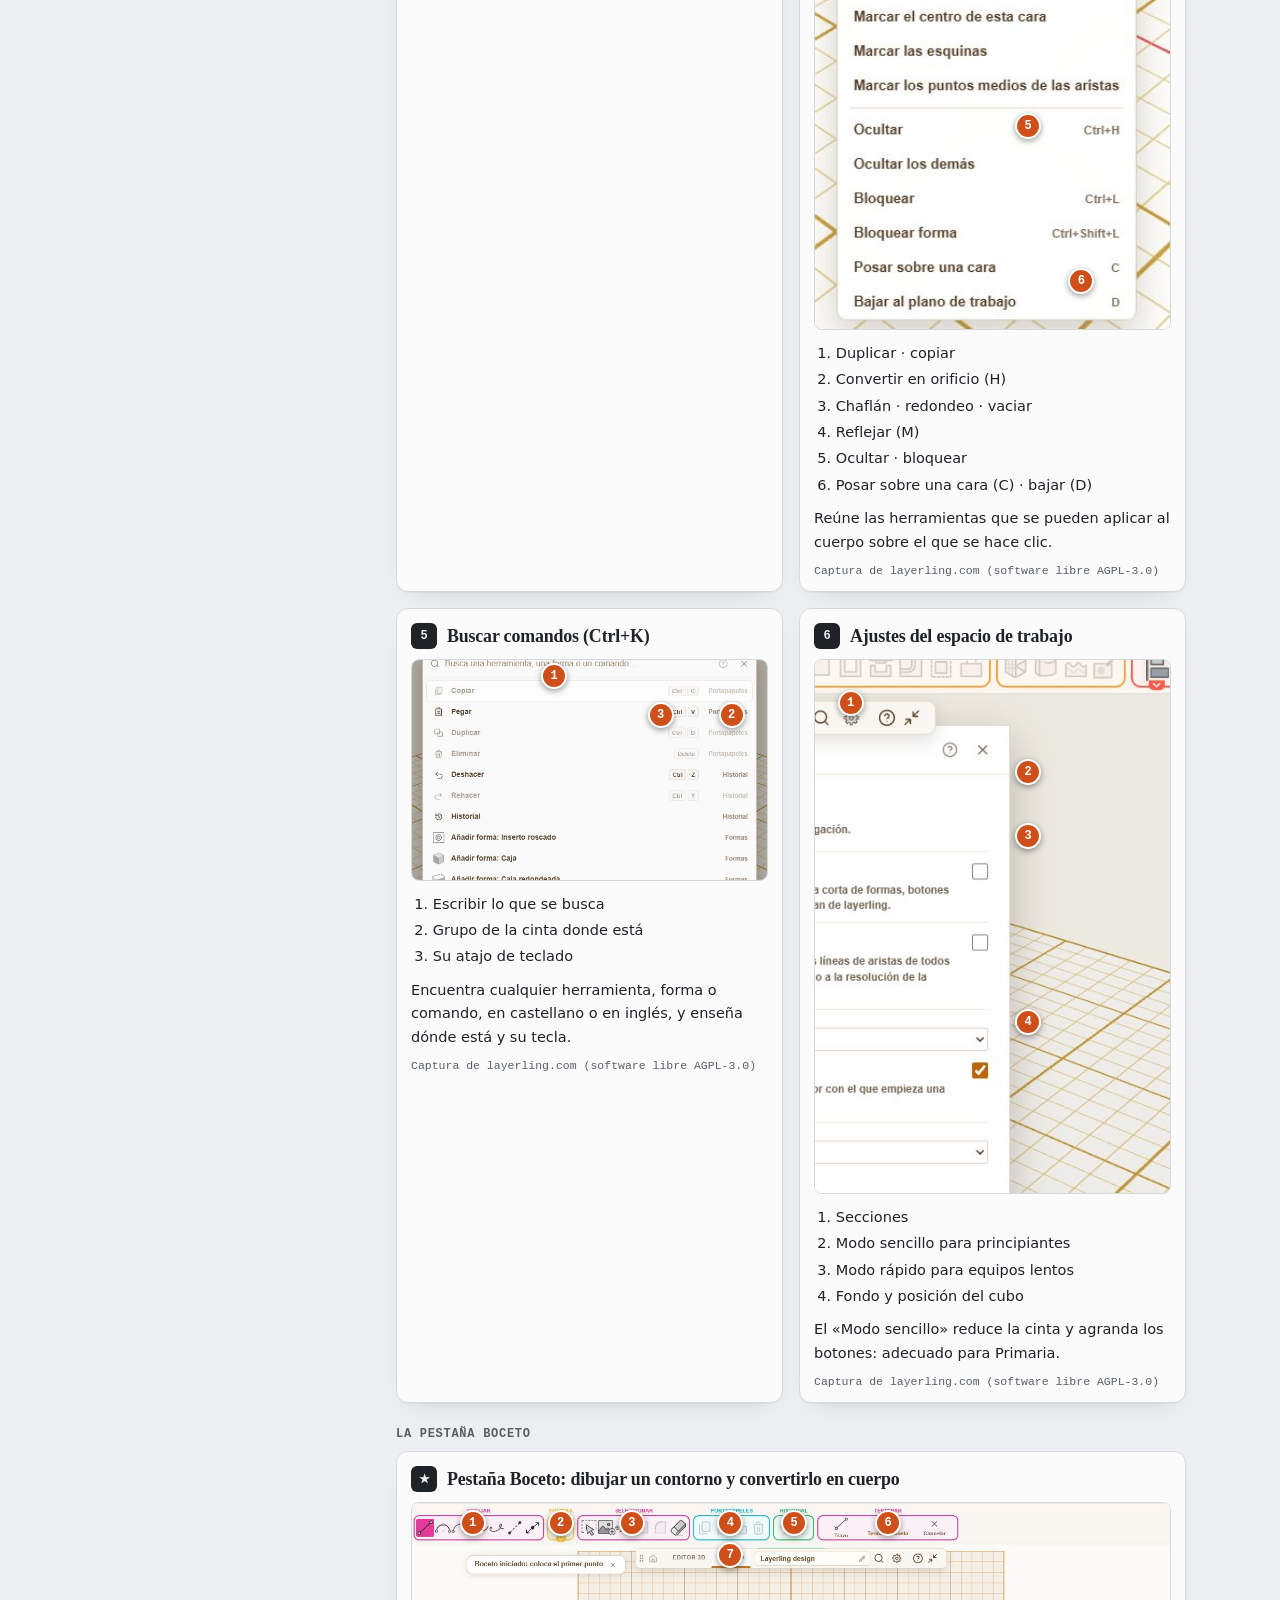
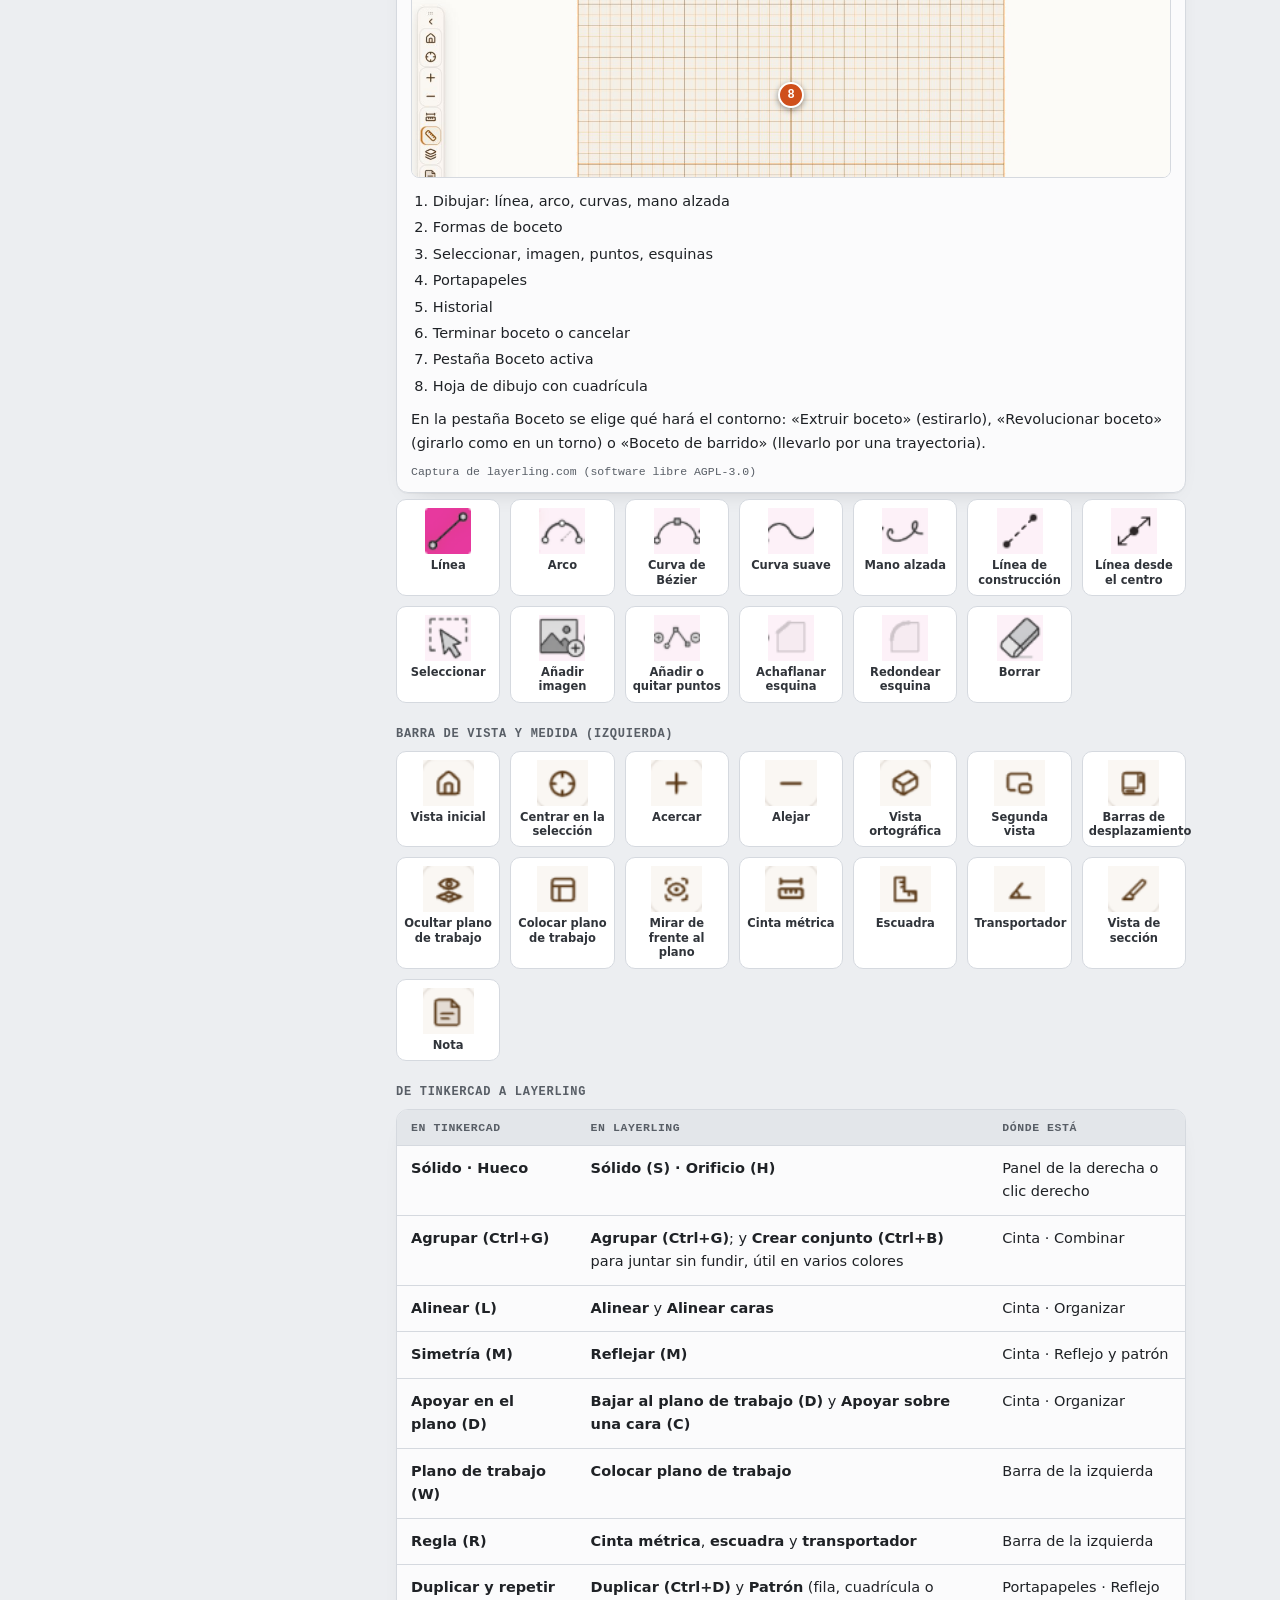
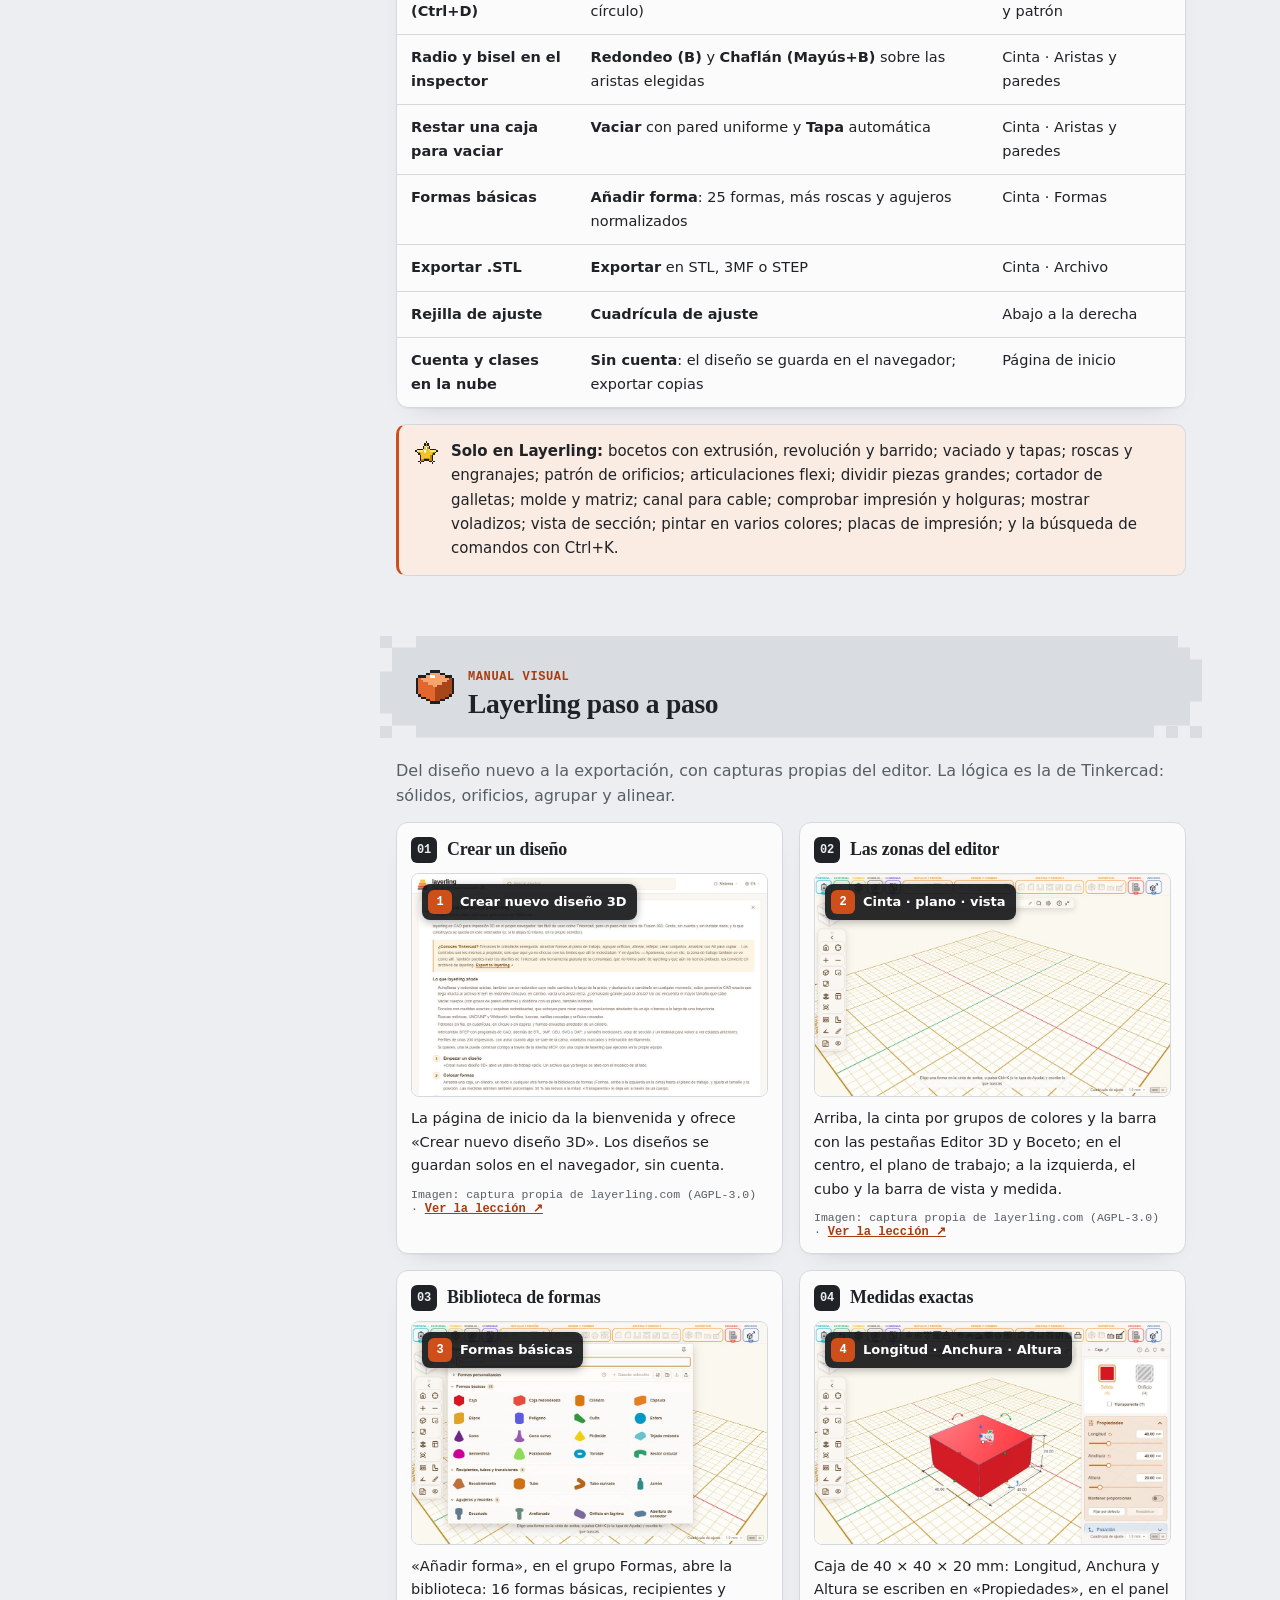
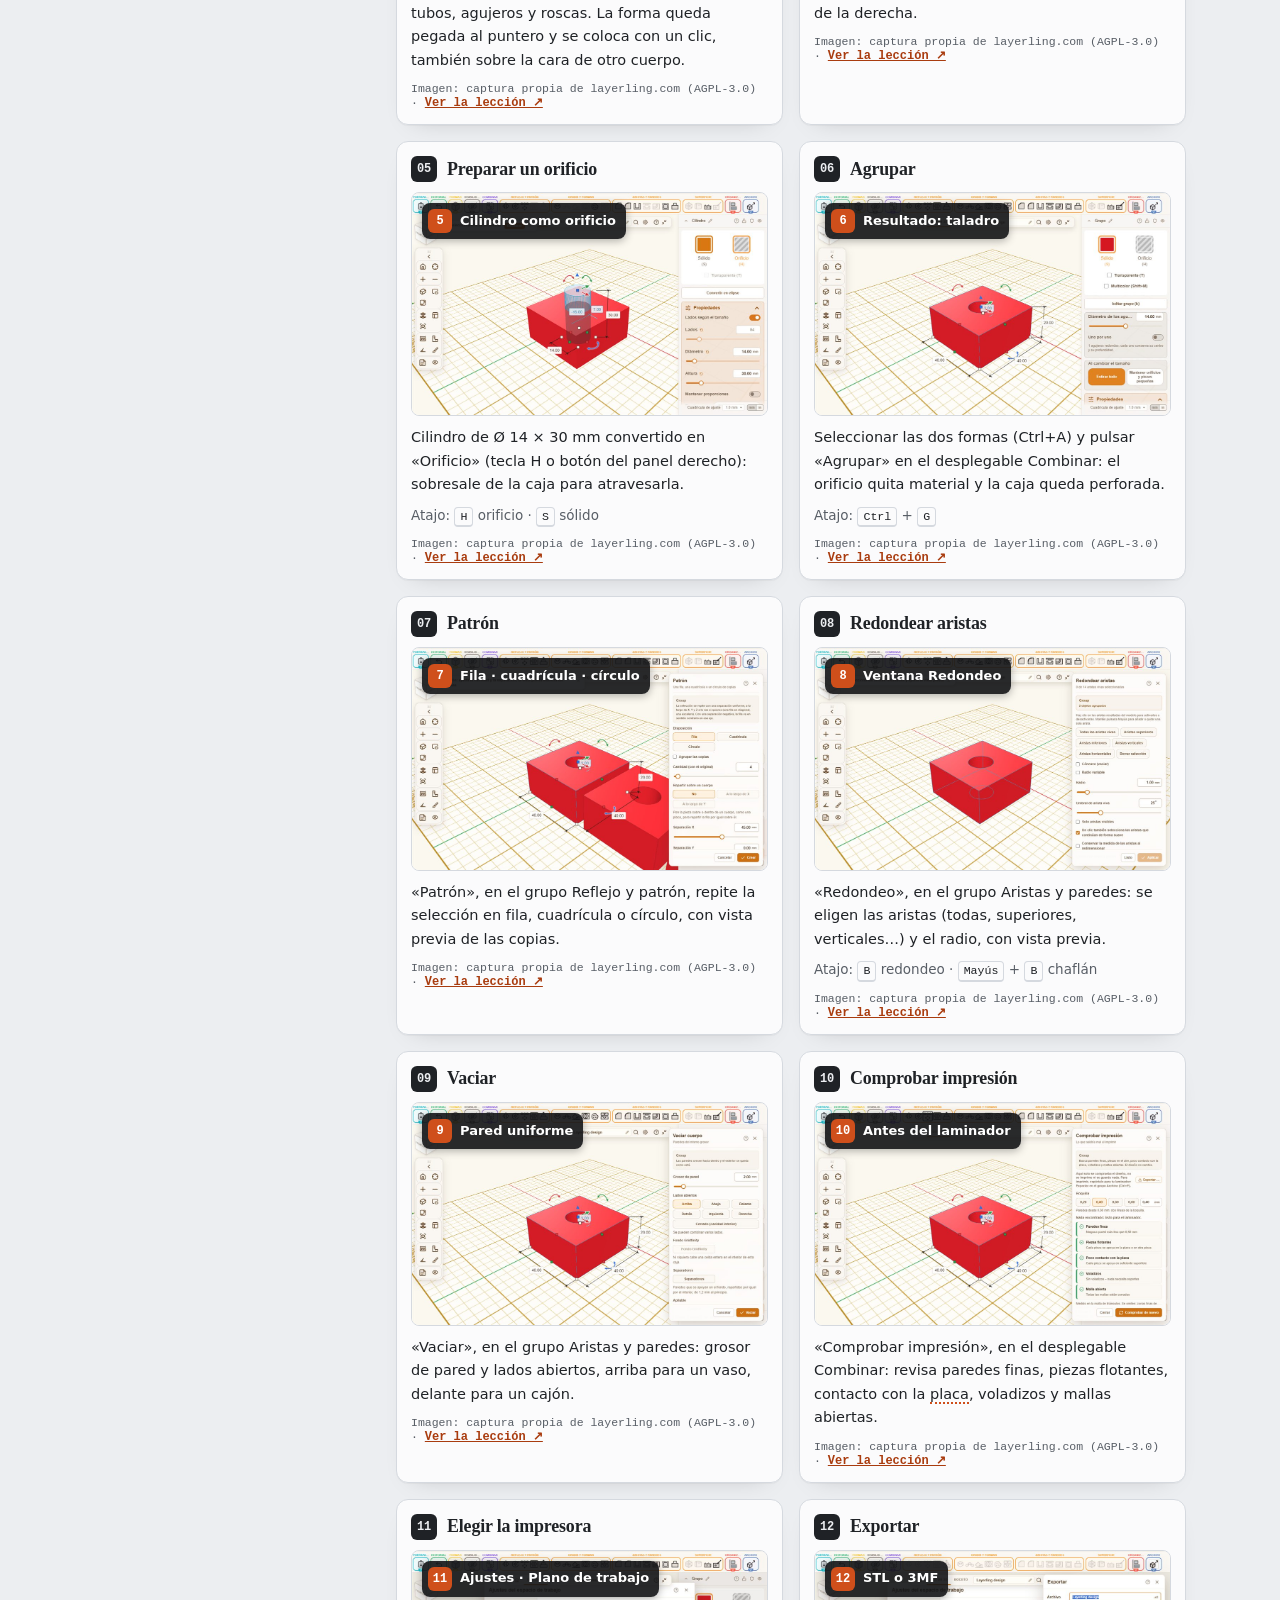
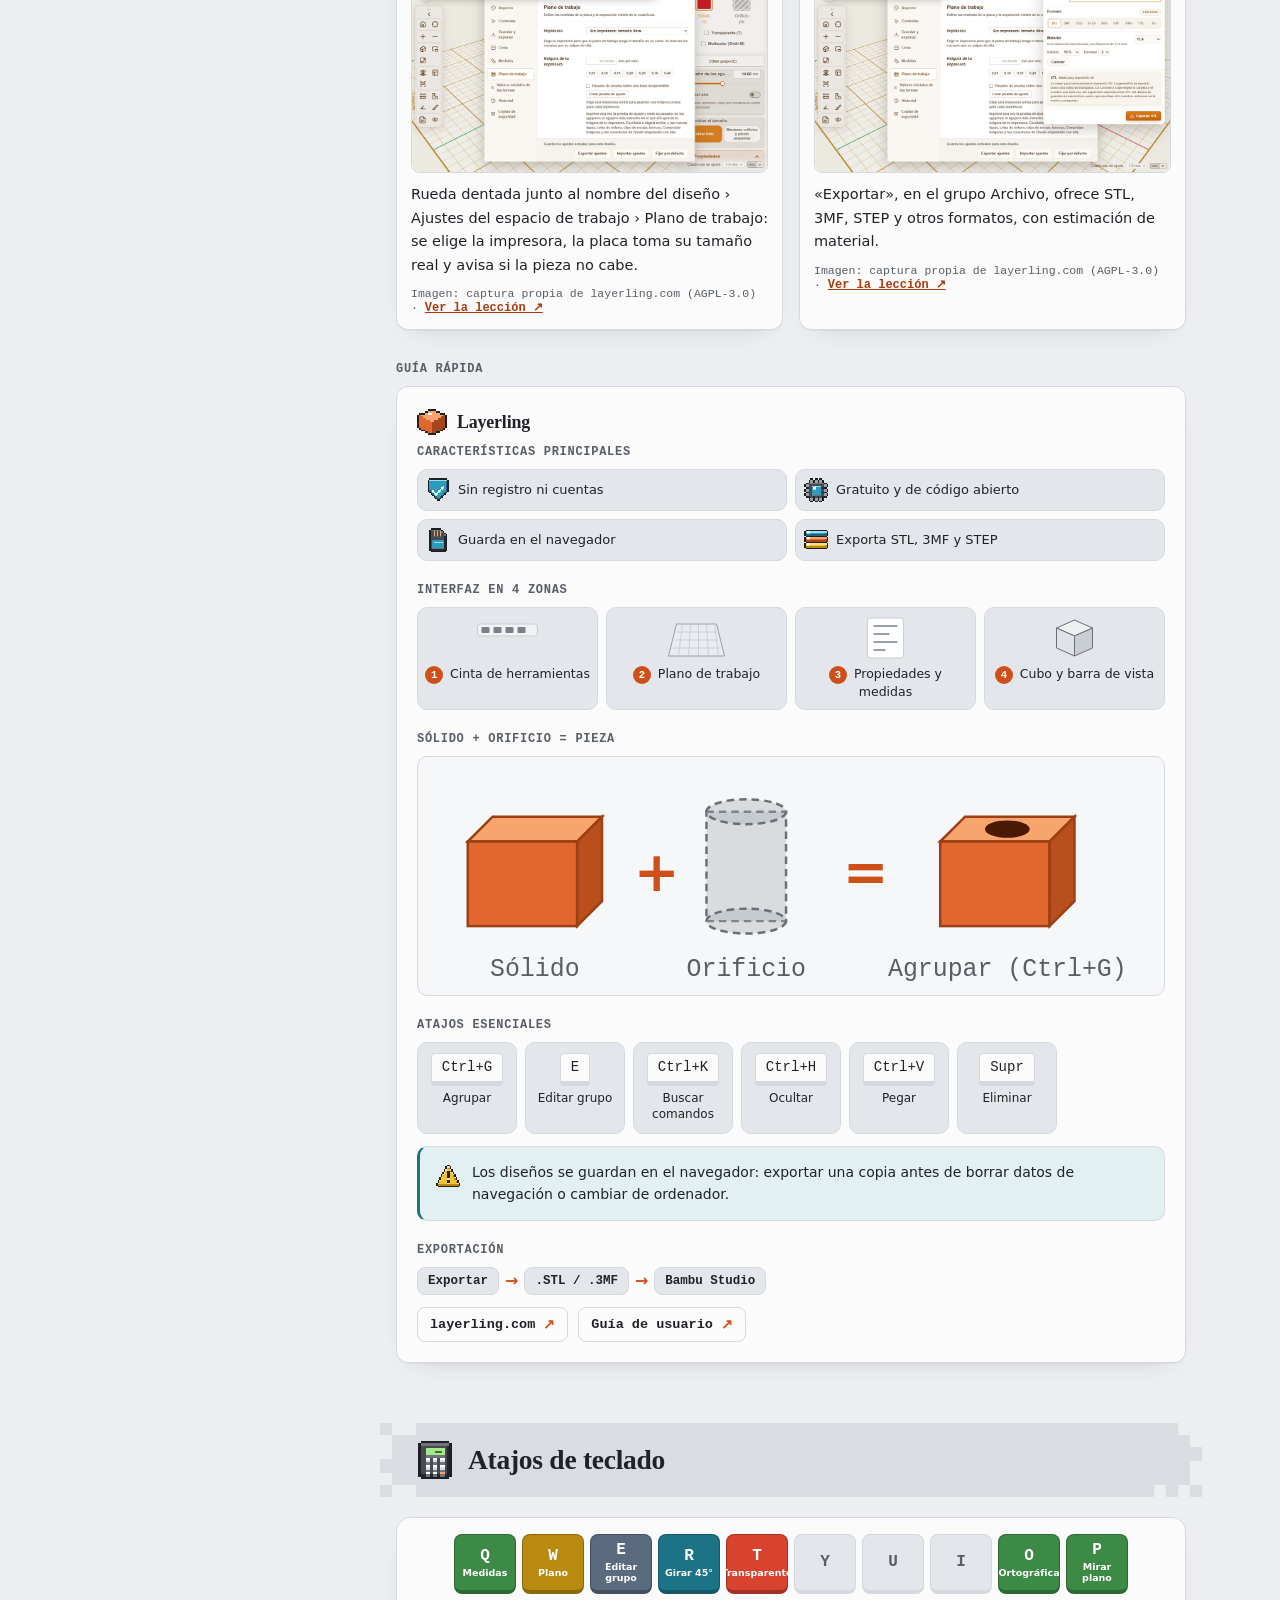
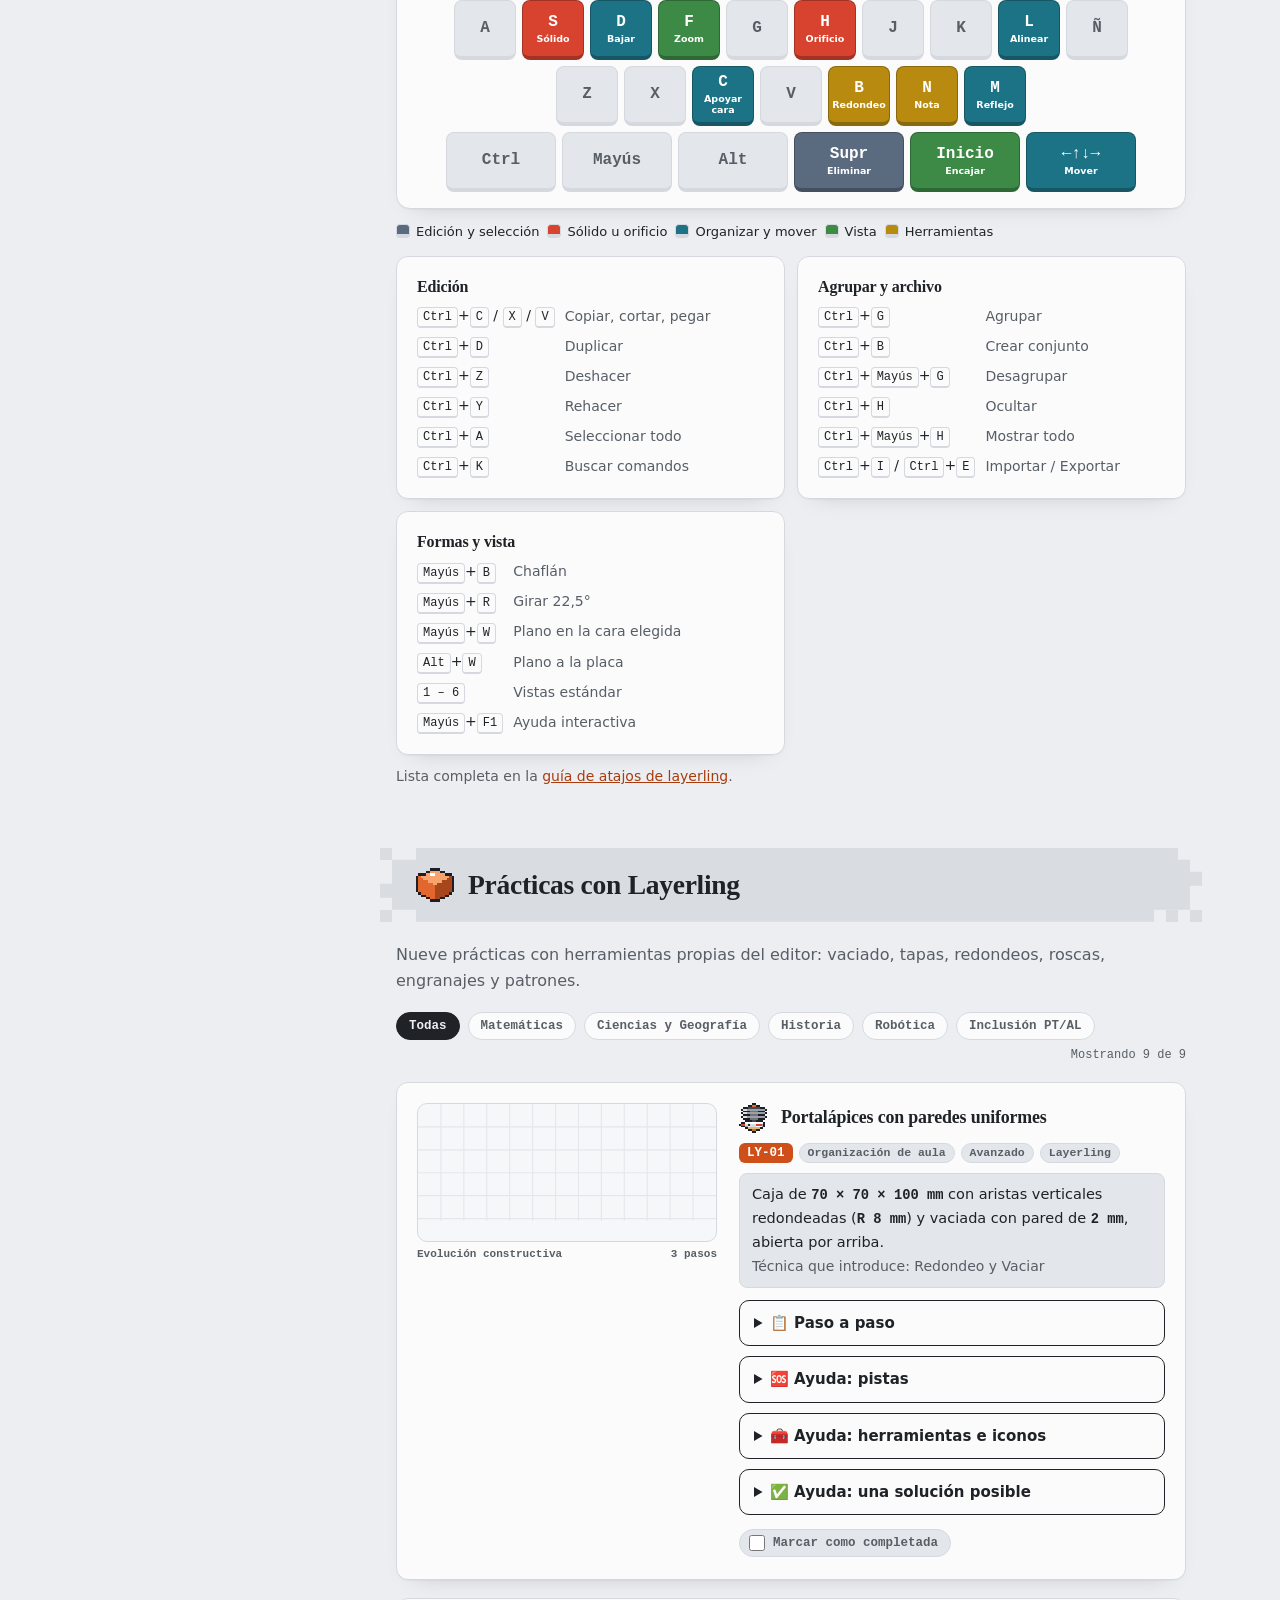
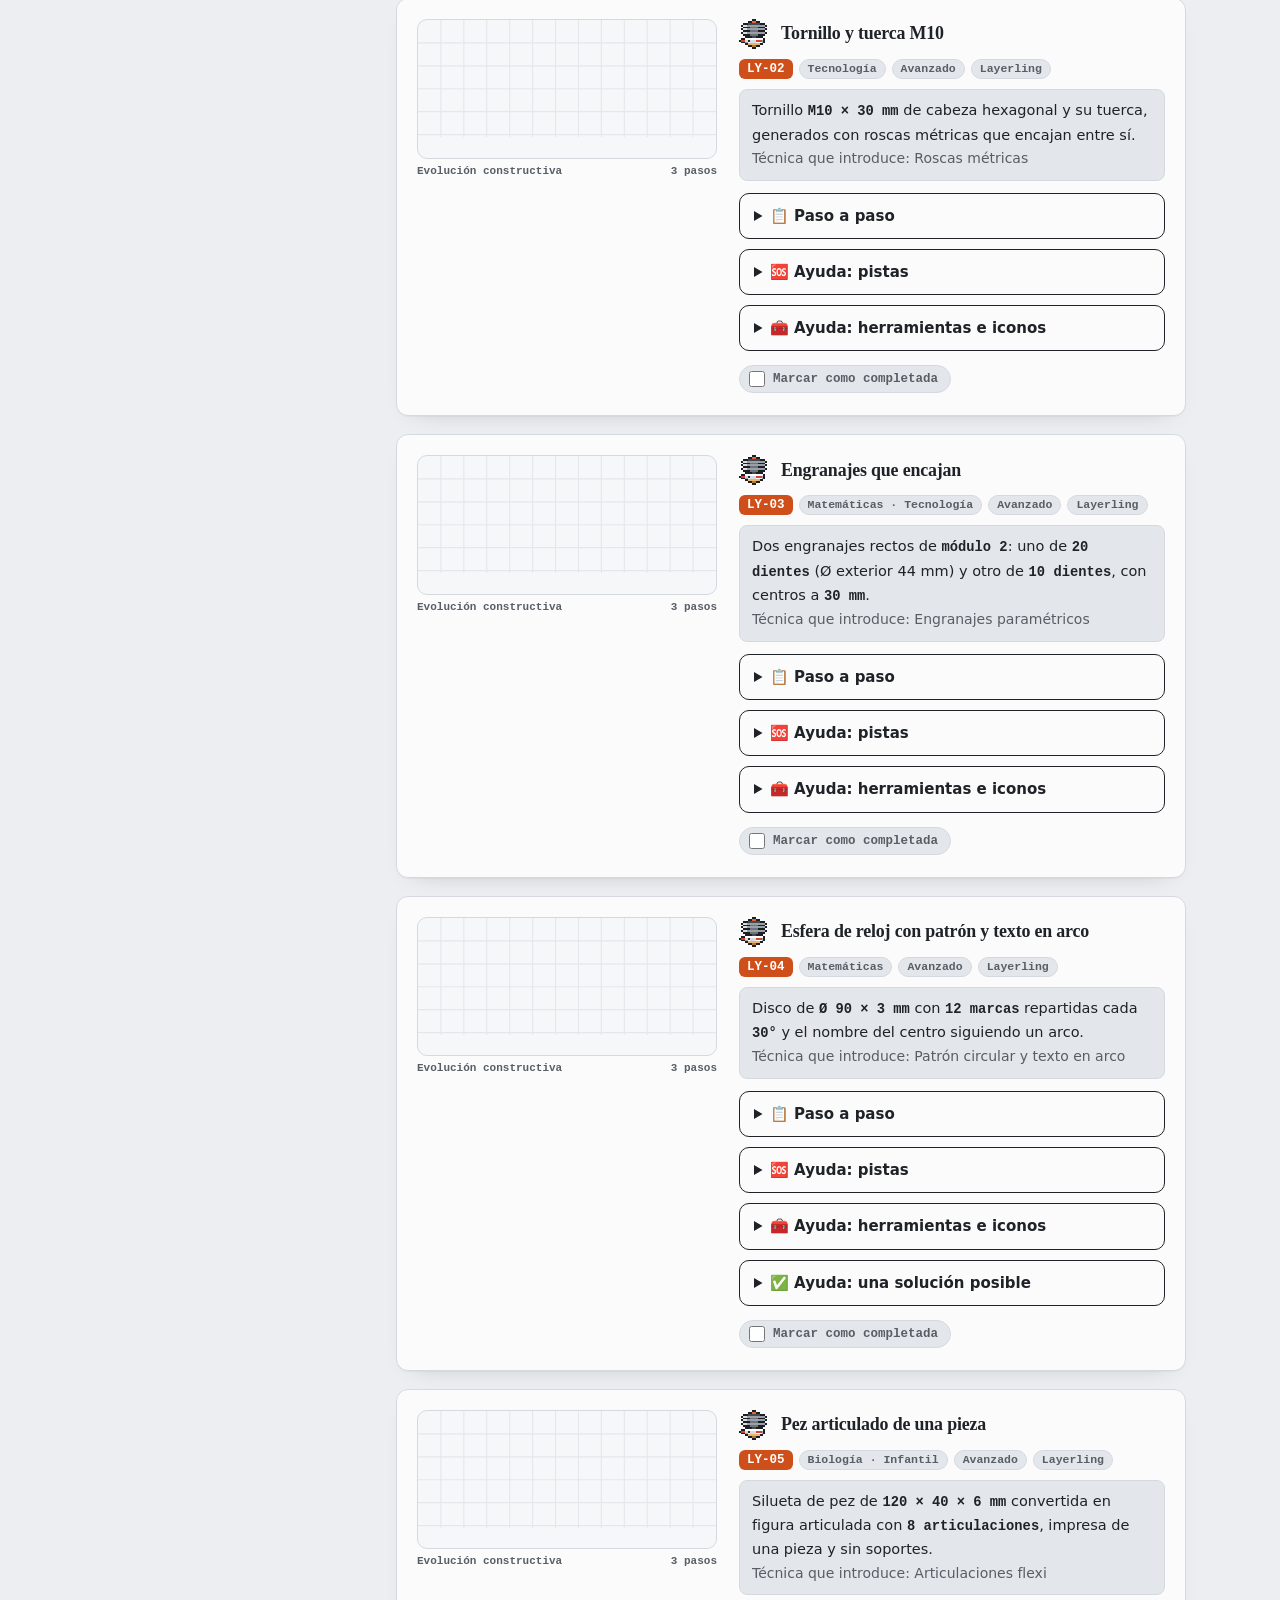
<file: 06-layerling.html>
<!doctype html>
<html lang="es">
<head>
<meta charset="utf-8">
<meta name="viewport" content="width=device-width, initial-scale=1">
<title>06 · Diseñar con Layerling · Diseño e Impresión 3D en el aula</title>
<meta name="description" content="Manual práctico y secuencial para integrar el diseño y la impresión 3D en colegios e institutos de Andalucía (Código Escuela 4.0): Bambu Lab P1S, MakerWorld, Bambu Studio, Lychee Slicer, Tinkercad y Layerling.">
<meta name="author" content="Pablo Moraga">
<link rel="icon" href="img/favicon.svg" type="image/svg+xml">
<link rel="apple-touch-icon" href="img/favicon.svg">
<link rel="stylesheet" href="css/estilo.css?v=996119a9">
</head>
<body data-page="06-layerling.html">
<a class="skip" href="#contenido">Saltar al contenido</a>
<div class="cad tl" aria-hidden="true"></div><div class="cad tr" aria-hidden="true"></div><div class="cad bl" aria-hidden="true"></div><div class="cad br" aria-hidden="true"></div>
<svg class="axes" viewBox="0 0 54 54" aria-hidden="true"><path d="M10 44 L44 44" stroke="#e0453a" stroke-width="2.5"/><path d="M10 44 L10 10" stroke="#3c8a46" stroke-width="2.5"/><path d="M10 44 L30 26" stroke="#1d7386" stroke-width="2.5"/><g font-family="monospace" font-size="9" font-weight="700"><text x="46" y="47" fill="#e0453a">X</text><text x="6" y="8" fill="#3c8a46">Z</text><text x="32" y="25" fill="#1d7386">Y</text></g></svg>

<!-- Biblioteca de ilustraciones (gradientes y símbolos reutilizables) -->
<svg width="0" height="0" style="position:absolute" aria-hidden="true" focusable="false">
  <defs>
    <linearGradient id="g-glass" x1="0" y1="0" x2="1" y2="1"><stop offset="0" stop-color="#fff" stop-opacity=".22"/><stop offset=".45" stop-color="#fff" stop-opacity=".04"/><stop offset=".55" stop-color="#fff" stop-opacity=".12"/><stop offset="1" stop-color="#fff" stop-opacity=".02"/></linearGradient>
    <linearGradient id="g-pei" x1="0" x2="1"><stop offset="0" stop-color="#8b6b33"/><stop offset=".5" stop-color="#b48f4c"/><stop offset="1" stop-color="#7c5e2b"/></linearGradient>
    <linearGradient id="g-body" x1="0" x2="0" y1="0" y2="1"><stop offset="0" stop-color="#3a3d43"/><stop offset="1" stop-color="#232529"/></linearGradient>
    <linearGradient id="g-alu" x1="0" x2="1"><stop offset="0" stop-color="#9aa0a8"/><stop offset=".5" stop-color="#dde1e5"/><stop offset="1" stop-color="#8d939b"/></linearGradient>
    <linearGradient id="g-brass" x1="0" x2="1"><stop offset="0" stop-color="#a77b25"/><stop offset=".5" stop-color="#e5c06a"/><stop offset="1" stop-color="#9a6f1e"/></linearGradient>
    <linearGradient id="g-lid" x1="0" y1="0" x2="0" y2="1"><stop offset="0" stop-color="#d9e6ef" stop-opacity=".55"/><stop offset="1" stop-color="#b8c9d6" stop-opacity=".22"/></linearGradient>
    <linearGradient id="g-card" x1="0" x2="0" y1="0" y2="1"><stop offset="0" stop-color="#c79a62"/><stop offset="1" stop-color="#a87b45"/></linearGradient>
    <linearGradient id="g-view" x1="0" x2="0" y1="0" y2="1"><stop offset="0" stop-color="#f6f7f9"/><stop offset="1" stop-color="#e2e5e9"/></linearGradient>
    <pattern id="p-tex" width="4" height="4" patternUnits="userSpaceOnUse"><rect width="4" height="4" fill="#9c7a3e"/><circle cx="1" cy="1" r=".7" fill="#000" opacity=".2"/><circle cx="3" cy="3" r=".6" fill="#fff" opacity=".18"/></pattern>
    <marker id="m-arr" viewBox="0 0 10 10" refX="8" refY="5" markerWidth="6" markerHeight="6" orient="auto-start-reverse"><path d="M0 0 L10 5 L0 10 z" fill="#cf4f1b"/></marker>
    <marker id="m-arrB" viewBox="0 0 10 10" refX="6" refY="5" markerWidth="3.2" markerHeight="3.2" orient="auto"><path d="M0 0 L10 5 L0 10 z" fill="#1e88c8"/></marker>

    <symbol id="s-spool" viewBox="0 0 52 60">
      <rect x="6" y="5" width="40" height="50" fill="currentColor"/>
      <path d="M6 13H46M6 21H46M6 29H46M6 37H46M6 45H46" stroke="#000" stroke-opacity=".13"/>
      <rect x="9" y="5" width="6" height="50" fill="#fff" opacity=".2"/>
      <rect x="0" y="0" width="6" height="60" rx="2" fill="#1d1e21"/><rect x="46" y="0" width="6" height="60" rx="2" fill="#1d1e21"/>
    </symbol>

    <symbol id="s-ams" viewBox="0 0 300 96">
      <use href="#s-spool" x="18" y="10" width="52" height="60" style="color:#e2672e"/>
      <use href="#s-spool" x="86" y="10" width="52" height="60" style="color:#1d7386"/>
      <use href="#s-spool" x="162" y="10" width="52" height="60" style="color:#f1f0ec"/>
      <use href="#s-spool" x="230" y="10" width="52" height="60" style="color:#e2ad1f"/>
      <path d="M6 44 V18 Q6 4 22 4 H278 Q294 4 294 18 V44 Z" fill="url(#g-lid)" stroke="#16171a" stroke-width="2"/>
      <rect x="0" y="40" width="300" height="56" rx="10" fill="url(#g-body)"/>
      <g fill="#44484f"><rect x="20" y="62" width="48" height="20" rx="3"/><rect x="88" y="62" width="48" height="20" rx="3"/><rect x="164" y="62" width="48" height="20" rx="3"/><rect x="232" y="62" width="48" height="20" rx="3"/></g>
      <g fill="#7ddc5a"><circle cx="60" cy="72" r="2.6"/><circle cx="128" cy="72" r="2.6"/><circle cx="204" cy="72" r="2.6"/><circle cx="272" cy="72" r="2.6"/></g>
      <g stroke="#2a2c31" stroke-width="3" stroke-linecap="round"><path d="M30 72h18M98 72h18M174 72h18M242 72h18"/></g>
    </symbol>

    <symbol id="s-p1s" viewBox="0 0 300 340">
      <rect x="0" y="0" width="300" height="340" rx="14" fill="url(#g-body)"/>
      <rect x="6" y="3" width="288" height="10" rx="4" fill="#4a4d54"/>
      <rect x="18" y="24" width="264" height="272" rx="6" fill="#1b1c20"/>
      <rect x="30" y="28" width="240" height="3" rx="1.5" fill="#fff4cf" opacity=".85"/>
      <rect x="36" y="38" width="5" height="250" fill="#7d8188"/><rect x="259" y="38" width="5" height="250" fill="#7d8188"/>
      <rect x="26" y="60" width="248" height="9" rx="2" fill="#565a61"/>
      <path d="M149 24 V50" stroke="#f2f2f0" stroke-width="3"/>
      <rect x="120" y="46" width="58" height="58" rx="8" fill="#e9eaec" stroke="#b8bcc2"/>
      <circle cx="149" cy="73" r="15" fill="#d3d6da" stroke="#b0b4ba"/>
      <path d="M139 73h20M149 63v20" stroke="#b0b4ba" stroke-width="2"/>
      <rect x="128" y="100" width="42" height="8" rx="2" fill="#c4c7cc"/>
      <polygon points="143,108 155,108 151,118 147,118" fill="url(#g-brass)"/>
      <circle cx="34" cy="38" r="5" fill="#0c0d0f" stroke="#6a6e75" stroke-width="1.5"/><circle cx="34" cy="38" r="1.8" fill="#3a7bd5"/>
      <rect x="128" y="196" width="42" height="34" fill="#e2672e"/>
      <path d="M128 202H170M128 208H170M128 214H170M128 220H170M128 226H170" stroke="#000" stroke-opacity=".13"/>
      <rect x="40" y="230" width="220" height="7" rx="1.5" fill="url(#p-tex)"/>
      <rect x="46" y="237" width="208" height="9" rx="1" fill="#3a3d43"/>
      <rect x="18" y="24" width="264" height="272" rx="6" fill="url(#g-glass)" stroke="#121315" stroke-width="2"/>
      <rect x="22" y="304" width="58" height="22" rx="3" fill="#0d0e10" stroke="#55585e"/>
      <path d="M28 312h30M28 318h22" stroke="#9be15d" stroke-width="2" opacity=".8"/>
      <circle cx="92" cy="315" r="4" fill="#4a4d54"/><circle cx="104" cy="315" r="4" fill="#4a4d54"/>
    </symbol>

    <symbol id="s-p1s-back" viewBox="0 0 300 340">
      <rect width="300" height="340" rx="14" fill="url(#g-body)"/>
      <rect x="6" y="3" width="288" height="10" rx="4" fill="#4a4d54"/>
      <rect x="20" y="24" width="260" height="300" rx="6" fill="#2a2c31" stroke="#1a1b1e"/>
      <circle cx="150" cy="170" r="36" fill="#25272b" stroke="#17181b" stroke-width="3"/>
      <g stroke="#17181b" stroke-width="3"><path d="M118 152h64M114 164h72M114 176h72M118 188h64"/></g>
      <rect x="200" y="40" width="46" height="70" rx="6" fill="#e3e4e6" stroke="#9a9ea5"/>
      <rect x="214" y="52" width="18" height="40" rx="3" fill="#c9ccd1"/><circle cx="223" cy="80" r="4" fill="#9a9ea5"/>
      <rect x="34" y="236" width="20" height="10" rx="2" fill="#18191c" stroke="#55585e"/>
      <rect x="26" y="280" width="46" height="22" rx="3" fill="#0b0c0e" stroke="#55585e"/>
      <rect x="226" y="286" width="44" height="28" rx="3" fill="#18191c" stroke="#55585e"/>
      <rect x="232" y="292" width="14" height="16" rx="2" fill="#3a3d43"/><rect x="252" y="293" width="12" height="14" rx="2" fill="#c53a2f"/>
    </symbol>
  </defs>
</svg>

<header class="top">
  <div class="wrap top-in">
    <a class="brand" href="index.html" aria-label="Inicio"><i class="px" data-px="extruder"></i><span>Pablo Moraga · Diseño e Impresión 3D en el aula</span></a>
    <nav class="main" aria-label="Secciones">
      <a href="01-por-que.html"><b>01</b>Por qué 3D</a>
      <a href="02-impresora.html"><b>02</b>Impresora</a>
      <a href="03-repositorios.html"><b>03</b>Repositorios</a>
      <a href="04-laminador.html"><b>04</b>Laminador</a>
      <a href="05-tinkercad.html"><b>05</b>Tinkercad</a>
      <a href="06-layerling.html"><b>06</b>Layerling</a>
      <a href="07-retos.html"><b>07</b>Retos</a>
      <a href="08-saber-mas.html"><b>08</b>Saber más</a>
    </nav>
    <div class="tools">
      <div class="prog" title="Prácticas y retos completados (guardado en este navegador)">
        <span class="bar" aria-hidden="true"><i id="barFill"></i></span><span id="progText" title="Prácticas y retos completados en todo el manual">0/47</span>
      </div>
      <button class="ibtn" id="resetBtn" type="button" title="Reiniciar progreso" aria-label="Reiniciar progreso">↺</button>
      <button class="ibtn" id="themeBtn" type="button" title="Cambiar entre modo claro y oscuro" aria-label="Cambiar modo claro u oscuro">◐</button>
    </div>
  </div>
</header>

<main id="contenido">
<div class="wrap layout">
<nav class="side" aria-label="Índice del manual"><details class="side-wrap" open><summary>Índice del manual</summary><a href="index.html" class="side-home">Inicio</a><ul class="side-tree"><li><details><summary><span class="num">01</span>¿Por qué 3D?</summary><ul><li><a href="01-por-que.html">Presentación</a></li><li><a href="01-por-que.html#itinerario" data-sub="itinerario">Tu itinerario</a></li><li><a href="01-por-que.html#glosario" data-sub="glosario">Antes de empezar: palabras clave</a></li><li><a href="01-por-que.html#secuencia" data-sub="secuencia">Del problema a la pieza: secuencia didáctica tipo</a></li><li><a href="01-por-que.html#aplicaciones-por-areas-curriculares" data-sub="aplicaciones-por-areas-curriculares">Aplicaciones por áreas curriculares</a></li></ul></details></li><li><details><summary><span class="num">02</span>La impresora 3D</summary><ul><li><a href="02-impresora.html">Presentación</a></li><li><a href="02-impresora.html#componentes-principales-de-la-p1s" data-sub="componentes-principales-de-la-p1s">Componentes principales de la P1S</a></li><li><a href="02-impresora.html#montaje-inicial-de-la-p1s" data-sub="montaje-inicial-de-la-p1s">Montaje inicial de la P1S</a></li><li><a href="02-impresora.html#el-ams-funcionamiento-y-montaje" data-sub="el-ams-funcionamiento-y-montaje">El AMS: funcionamiento y montaje</a></li><li><a href="02-impresora.html#materiales-y-seguridad-en-el-aula" data-sub="materiales-y-seguridad-en-el-aula">Materiales y seguridad en el aula</a></li><li><a href="02-impresora.html#conectividad-en-redes-educativas" data-sub="conectividad-en-redes-educativas">Conectividad en redes educativas</a></li><li><a href="02-impresora.html#iot" data-sub="iot">Alta en Andared_IoT por la dirección MAC (Séneca)</a></li><li><a href="02-impresora.html#ideas-clave-impresora" data-sub="ideas-clave-impresora">Ideas clave · La impresora</a></li></ul></details></li><li><details><summary><span class="num">03</span>Repositorios</summary><ul><li><a href="03-repositorios.html">Presentación</a></li><li><a href="03-repositorios.html#que-es-repositorio" data-sub="que-es-repositorio">¿Qué es un repositorio?</a></li><li><a href="03-repositorios.html#makerworld" data-sub="makerworld">MakerWorld</a></li><li><a href="03-repositorios.html#practica-en-makerworld" data-sub="practica-en-makerworld">Práctica en MakerWorld</a></li><li><a href="03-repositorios.html#makerlab" data-sub="makerlab">MakerLab: personalizar y modelar sin CAD</a></li><li><a href="03-repositorios.html#ideas-clave-repositorios" data-sub="ideas-clave-repositorios">Ideas clave · MakerWorld</a></li></ul></details></li><li><details><summary><span class="num">04</span>El laminador</summary><ul><li><a href="04-laminador.html">Presentación</a></li><li><a href="04-laminador.html#bambu-studio" data-sub="bambu-studio">Bambu Studio</a></li><li><a href="04-laminador.html#s-o-s-aula-incidencias-frecuentes" data-sub="s-o-s-aula-incidencias-frecuentes">S.O.S. Aula: incidencias frecuentes</a></li><li><a href="04-laminador.html#galeria-de-errores-de-impresion" data-sub="galeria-de-errores-de-impresion">Galería de errores de impresión</a></li><li><a href="04-laminador.html#diagnostico" data-sub="diagnostico">¿Qué le pasa a mi pieza?</a></li><li><a href="04-laminador.html#lychee-slicer" data-sub="lychee-slicer">Lychee Slicer</a></li><li><a href="04-laminador.html#handy" data-sub="handy">Control desde el móvil: Bambu Handy</a></li><li><a href="04-laminador.html#ideas-clave-laminador" data-sub="ideas-clave-laminador">Ideas clave · Bambu Studio</a></li></ul></details></li><li><details><summary><span class="num">05</span>Diseñar con Tinkercad</summary><ul><li><a href="05-tinkercad.html">Presentación</a></li><li><a href="05-tinkercad.html#tinkercad-en-doce-operaciones" data-sub="tinkercad-en-doce-operaciones">Tinkercad en doce operaciones</a></li><li><a href="05-tinkercad.html#tinkercad-real" data-sub="tinkercad-real">El editor real de Tinkercad</a></li><li><a href="05-tinkercad.html#clases" data-sub="clases">Clases en Tinkercad y Google Classroom</a></li><li><a href="05-tinkercad.html#atajos" data-sub="atajos">Atajos de teclado</a></li><li><a href="05-tinkercad.html#practicas-con-tinkercad" data-sub="practicas-con-tinkercad">Prácticas con Tinkercad</a></li><li><a href="05-tinkercad.html#cansat-tinkercad" data-sub="cansat-tinkercad">CanSat con Tinkercad</a></li><li><a href="05-tinkercad.html#ideas-clave-diseno" data-sub="ideas-clave-diseno">Ideas clave · Diseño 3D</a></li></ul></details></li><li><details open><summary><span class="num">06</span>Diseñar con Layerling</summary><ul><li><a href="06-layerling.html" class="on" aria-current="page">Presentación</a></li><li><a href="#interfaz-layerling" data-sub="interfaz-layerling">La interfaz de Layerling</a></li><li><a href="#layerling-paso-a-paso" data-sub="layerling-paso-a-paso">Layerling paso a paso</a></li><li><a href="#atajos-ly" data-sub="atajos-ly">Atajos de teclado</a></li><li><a href="#practicas-con-layerling" data-sub="practicas-con-layerling">Prácticas con Layerling</a></li><li><a href="#cansat-layerling" data-sub="cansat-layerling">CanSat con Layerling</a></li><li><a href="#ahora-con-asistente-del-prompt-al-stl" data-sub="ahora-con-asistente-del-prompt-al-stl">Ahora con Asistente: del prompt al STL</a></li><li><a href="#otras-herramientas" data-sub="otras-herramientas">Otras herramientas gratuitas de modelado</a></li></ul></details></li><li><details><summary><span class="num">07</span>Retos de diseño</summary><ul><li><a href="07-retos.html">Presentación</a></li><li><a href="07-retos.html#ideas-para-seguir-proyectos-del-curso" data-sub="ideas-para-seguir-proyectos-del-curso">Ideas para seguir: proyectos del curso</a></li></ul></details></li><li><details><summary><span class="num">08</span>Para saber más</summary><ul><li><a href="08-saber-mas.html">Presentación</a></li><li><a href="08-saber-mas.html#tab-prof" data-sub="tab-prof">Para el profesorado</a></li><li><a href="08-saber-mas.html#tab-lam" data-sub="tab-lam">Otros laminadores</a></li><li><a href="08-saber-mas.html#tab-rec" data-sub="tab-rec">Recursos</a></li><li><a href="08-saber-mas.html#tab-cred" data-sub="tab-cred">Créditos y licencias</a></li></ul></details></li></ul></details></nav>
<div class="page-main">
<p class="crumbs"><a href="index.html">Inicio</a> › 06 · Diseñar con Layerling</p>
<!-- 06 LAYERLING -->
<section class="sec" id="layerling">
  <div class="wrap">
    <div class="sec-head"><span class="sec-num">06</span><h2>Diseñar con Layerling <span class="sec-count" data-count></span></h2>
      <p class="kick">Editor 3D libre, sin registro, que guarda en el navegador. Añade herramientas que Tinkercad no tiene: vaciado, roscas, engranajes, patrones y texto en arco.</p></div>

    <h3 class="sub" id="interfaz-layerling" style="scroll-margin-top:110px"><i class="px" data-px="cube"></i>La interfaz de Layerling</h3>
    <p>Layerling sigue la misma idea que Tinkercad: <b>formas sólidas y orificios</b> que se combinan al agrupar. Lo que cambia es la pantalla. En lugar de una barra de iconos, tiene una <b>cinta de herramientas</b> dividida en grupos de colores; las medidas se escriben en el <b>panel de la derecha</b>; y una <b>barra a la izquierda</b> reúne la vista y las herramientas de medida. Además, tiene dos pestañas: <b>Editor 3D</b>, para trabajar con cuerpos, y <b>Boceto</b>, para dibujar contornos y convertirlos en piezas.</p>
    <div id="lyInterfaz" class="wkgrid"></div>

    <h3 class="mini" style="margin-top:24px">La cinta de herramientas, grupo a grupo</h3>
    <p class="muted small">Iconos reales de la aplicación. Los grupos Portapapeles, Combinar y Organizar se despliegan al pulsar su icono; las herramientas aparecen en gris cuando no hay nada seleccionado o falta una segunda forma.</p>
    <div id="lyCinta"></div>

    <h3 class="mini" style="margin-top:24px">Desplegables, menús y ventanas</h3>
    <div id="lyVentanas" class="wkgrid three"></div>

    <h3 class="mini" style="margin-top:24px">La pestaña Boceto</h3>
    <div id="lyBoceto"></div>

    <h3 class="mini" style="margin-top:24px">Barra de vista y medida (izquierda)</h3>
    <div id="lyVista"></div>

    <h3 class="mini" style="margin-top:24px">De Tinkercad a Layerling</h3>
    <div class="tbl"><table>
      <thead><tr><th>En Tinkercad</th><th>En Layerling</th><th>Dónde está</th></tr></thead>
      <tbody>
        <tr><td>Sólido · Hueco</td><td><b>Sólido (S) · Orificio (H)</b></td><td>Panel de la derecha o clic derecho</td></tr>
        <tr><td>Agrupar (Ctrl+G)</td><td><b>Agrupar (Ctrl+G)</b>; y <b>Crear conjunto (Ctrl+B)</b> para juntar sin fundir, útil en varios colores</td><td>Cinta · Combinar</td></tr>
        <tr><td>Alinear (L)</td><td><b>Alinear</b> y <b>Alinear caras</b></td><td>Cinta · Organizar</td></tr>
        <tr><td>Simetría (M)</td><td><b>Reflejar (M)</b></td><td>Cinta · Reflejo y patrón</td></tr>
        <tr><td>Apoyar en el plano (D)</td><td><b>Bajar al plano de trabajo (D)</b> y <b>Apoyar sobre una cara (C)</b></td><td>Cinta · Organizar</td></tr>
        <tr><td>Plano de trabajo (W)</td><td><b>Colocar plano de trabajo</b></td><td>Barra de la izquierda</td></tr>
        <tr><td>Regla (R)</td><td><b>Cinta métrica</b>, <b>escuadra</b> y <b>transportador</b></td><td>Barra de la izquierda</td></tr>
        <tr><td>Duplicar y repetir (Ctrl+D)</td><td><b>Duplicar (Ctrl+D)</b> y <b>Patrón</b> (fila, cuadrícula o círculo)</td><td>Portapapeles · Reflejo y patrón</td></tr>
        <tr><td>Radio y bisel en el inspector</td><td><b>Redondeo (B)</b> y <b>Chaflán (Mayús+B)</b> sobre las aristas elegidas</td><td>Cinta · Aristas y paredes</td></tr>
        <tr><td>Restar una caja para vaciar</td><td><b>Vaciar</b> con pared uniforme y <b>Tapa</b> automática</td><td>Cinta · Aristas y paredes</td></tr>
        <tr><td>Formas básicas</td><td><b>Añadir forma</b>: 25 formas, más roscas y agujeros normalizados</td><td>Cinta · Formas</td></tr>
        <tr><td>Exportar .STL</td><td><b>Exportar</b> en STL, 3MF o STEP</td><td>Cinta · Archivo</td></tr>
        <tr><td>Rejilla de ajuste</td><td><b>Cuadrícula de ajuste</b></td><td>Abajo a la derecha</td></tr>
        <tr><td>Cuenta y clases en la nube</td><td><b>Sin cuenta</b>: el diseño se guarda en el navegador; exportar copias</td><td>Página de inicio</td></tr>
      </tbody>
    </table></div>
    <div class="note"><i class="px" data-px="star"></i><p><b>Solo en Layerling:</b> bocetos con extrusión, revolución y barrido; vaciado y tapas; roscas y engranajes; patrón de orificios; articulaciones flexi; dividir piezas grandes; cortador de galletas; molde y matriz; canal para cable; comprobar impresión y holguras; mostrar voladizos; vista de sección; pintar en varios colores; placas de impresión; y la búsqueda de comandos con Ctrl+K.</p></div>

    <h3 class="sub" id="layerling-paso-a-paso" style="scroll-margin-top:110px"><i class="px" data-px="cube"></i><span><small>Manual visual</small><br>Layerling paso a paso</span></h3>
    <p class="muted">Del diseño nuevo a la exportación, con capturas propias del editor. La lógica es la de Tinkercad: sólidos, orificios, agrupar y alinear.</p>
    <div id="manualLayerling" class="wkgrid three"></div>

    
    <h3 class="mini" style="margin-top:32px">Guía rápida</h3>
    <div class="grid one-card">
      <div class="card">
        <h4><i class="px" data-px="cube"></i>Layerling</h4>
        <h5 class="mini" style="margin-top:4px">Características principales</h5>
        <div class="feat">
          <div><i class="px" data-px="shield"></i>Sin registro ni cuentas</div>
          <div><i class="px" data-px="chip"></i>Gratuito y de código abierto</div>
          <div><i class="px" data-px="sd"></i>Guarda en el navegador</div>
          <div><i class="px" data-px="layers"></i>Exporta STL, 3MF y STEP</div>
        </div>
        <h5 class="mini">Interfaz en 4 zonas</h5>
        <div class="vis-zones">
          <div class="vz"><svg viewBox="0 0 64 44"><rect x="2" y="8" width="60" height="12" rx="3" fill="#f0f2f4" stroke="#c9ced4"/><g fill="#7a808a"><rect x="6" y="11" width="8" height="6" rx="1"/><rect x="18" y="11" width="8" height="6" rx="1"/><rect x="30" y="11" width="8" height="6" rx="1"/><rect x="42" y="11" width="8" height="6" rx="1"/></g></svg><b>1</b> Cinta de herramientas</div>
          <div class="vz"><svg viewBox="0 0 64 44"><polygon points="4,40 60,40 52,8 12,8" fill="#e9edf1" stroke="#9aa0a8"/><path d="M8 32H56M10 24H54M12 16H52M18 8 14 40M26 8 24 40M34 8V40M42 8 44 40M50 8 54 40" stroke="#c3c8ce" stroke-width=".8"/></svg><b>2</b> Plano de trabajo</div>
          <div class="vz"><svg viewBox="0 0 64 44"><rect x="14" y="2" width="36" height="40" rx="3" fill="#fff" stroke="#c9ced4"/><path d="M20 10h24M20 18h16M20 26h24M20 34h12" stroke="#9aa0a8" stroke-width="2"/></svg><b>3</b> Propiedades y medidas</div>
          <div class="vz"><svg viewBox="0 0 64 44"><polygon points="32,4 50,12 32,20 14,12" fill="#eef0f2" stroke="#6b7078"/><polygon points="14,12 32,20 32,40 14,32" fill="#dfe2e6" stroke="#6b7078"/><polygon points="32,20 50,12 50,32 32,40" fill="#c9ced4" stroke="#6b7078"/></svg><b>4</b> Cubo y barra de vista</div>
        </div>
        <h5 class="mini">Sólido + Orificio = pieza</h5>
        <svg class="eq" viewBox="0 0 300 96" role="img" aria-label="Caja sólida más cilindro orificio, al agrupar, da una caja perforada">
          <polygon points="20,34 64,34 74,24 30,24" fill="#f6a56c" stroke="#9c3f14"/><rect x="20" y="34" width="44" height="34" fill="#e2672e" stroke="#9c3f14"/><polygon points="64,34 74,24 74,58 64,68" fill="#b94f1d" stroke="#9c3f14"/>
          <text x="96" y="54" font-size="22" font-weight="700" fill="#cf4f1b" text-anchor="middle">+</text>
          <g fill="rgba(160,168,176,.35)" stroke="#6b7078" stroke-dasharray="3 2"><rect x="116" y="22" width="32" height="44"/><ellipse cx="132" cy="22" rx="16" ry="5"/><ellipse cx="132" cy="66" rx="16" ry="5"/></g>
          <text x="180" y="54" font-size="22" font-weight="700" fill="#cf4f1b" text-anchor="middle">=</text>
          <polygon points="210,34 254,34 264,24 220,24" fill="#f6a56c" stroke="#9c3f14"/><rect x="210" y="34" width="44" height="34" fill="#e2672e" stroke="#9c3f14"/><polygon points="254,34 264,24 264,58 254,68" fill="#b94f1d" stroke="#9c3f14"/><ellipse cx="237" cy="29" rx="9" ry="3.5" fill="#4a1a06"/>
          <g font-family="monospace" font-size="10" text-anchor="middle" style="fill:var(--muted)"><text x="47" y="88">Sólido</text><text x="132" y="88">Orificio</text><text x="237" y="88">Agrupar (Ctrl+G)</text></g>
        </svg>
        <h5 class="mini">Atajos esenciales</h5>
        <div class="keys">
          <div class="key"><kbd>Ctrl+G</kbd>Agrupar</div>
          <div class="key"><kbd>E</kbd>Editar grupo</div>
          <div class="key"><kbd>Ctrl+K</kbd>Buscar comandos</div>
          <div class="key"><kbd>Ctrl+H</kbd>Ocultar</div>
          <div class="key"><kbd>Ctrl+V</kbd>Pegar</div>
          <div class="key"><kbd>Supr</kbd>Eliminar</div>
        </div>
        <div class="note info" style="margin:12px 0 0"><i class="px" data-px="warn"></i><p class="small">Los diseños se guardan en el navegador: exportar una copia antes de borrar datos de navegación o cambiar de ordenador.</p></div>
        <h5 class="mini">Exportación</h5>
        <div class="pipe"><span>Exportar</span><i>→</i><span>.STL / .3MF</span><i>→</i><span>Bambu Studio</span></div>
        <div class="links" style="margin-top:12px"><a href="https://layerling.com/" target="_blank" rel="noopener noreferrer">layerling.com</a><a href="https://layerling.com/guia-es/index.html" target="_blank" rel="noopener noreferrer">Guía de usuario</a></div>
      </div>
        </div>

    <h3 class="sub" id="atajos-ly" style="scroll-margin-top:110px"><i class="px" data-px="calc"></i>Atajos de teclado</h3>
    <div id="kb-ly"></div>

    <h3 class="sub" id="practicas-con-layerling" style="scroll-margin-top:110px"><i class="px" data-px="cube"></i>Prácticas con Layerling</h3>
    <p class="muted">Nueve prácticas con herramientas propias del editor: vaciado, tapas, redondeos, roscas, engranajes y patrones.</p>
    <div class="filters" data-target="practicasLyAll" role="toolbar" aria-label="Filtrar prácticas de Layerling por área curricular"></div>
    <div id="practicasLyAll"><div class="practices" id="practicasLy"></div></div>

    <h3 class="sub" id="cansat-layerling" style="scroll-margin-top:110px"><i class="px" data-px="chip"></i>CanSat con Layerling</h3>
    <p>El mismo chasis de <b>Ø 66 × 115 mm</b>, aprovechando lo que Layerling añade: vaciado con pared uniforme, ranuras repetidas con «Patrón», tapa de bayoneta automática y comprobación de holguras antes de imprimir.</p>
    <div id="cansatLy" class="practices"></div>
    <div class="links"><a href="https://esero.es/cansat/" target="_blank" rel="noopener noreferrer">CanSat · ESERO España</a></div>

    <div id="asistente" style="scroll-margin-top:110px">
      <h3 class="sub" id="ahora-con-asistente-del-prompt-al-stl" style="scroll-margin-top:110px"><i class="px" data-px="chip"></i>Ahora con Asistente: del prompt al STL</h3>
      <p>Layerling incluye un <b>servidor MCP</b>, el estándar con el que un asistente de IA (Claude, Gemini o Codex) puede usar las herramientas del editor. Se describe la pieza con palabras y el asistente la construye en Layerling, la comprueba con capturas y la deja lista para exportar en STL.</p>
      <div class="pipe" style="margin:6px 0 14px"><span>💬 Prompt con medidas</span><i>→</i><span>🤖 Asistente (MCP)</span><i>→</i><span>🧊 Layerling</span><i>→</i><span>.STL</span><i>→</i><span>Bambu Studio</span></div>
      <div class="grid two">
        <div class="card">
          <h4><i class="px" data-px="warn"></i>Antes de empezar</h4>
          <ul class="clean small">
            <li>El asistente solo funciona con <b>una copia de Layerling instalada en el ordenador</b>; en layerling.com está desactivado.</li>
            <li>Necesita un cliente de IA que trabaje en el equipo, como la pestaña <b>Code</b> de la app de Claude (planes de pago), Gemini CLI o Codex.</li>
            <li>La escena y las capturas que lee la IA se envían a su proveedor: uso <b>docente y demostrativo</b>, sin datos del alumnado y respetando la edad mínima de cada servicio.</li>
            <li>La instalación requiere permisos en el equipo: coordinarla con la coordinación TDE del centro.</li>
          </ul>
        </div>
        <div class="card">
          <h4><i class="px" data-px="chip"></i>Puesta en marcha (Windows)</h4>
          <ol class="clean small">
            <li>Instalar Layerling con la línea de la guía oficial en PowerShell (revisar antes qué ejecuta):<br><code style="font-size:11px;word-break:break-all">irm https://raw.githubusercontent.com/henmedia/layerling/main/scripts/windows-quickstart.ps1 | iex</code></li>
            <li>Dejar Layerling en marcha; después se abre con el acceso directo «Start layerling».</li>
            <li>En la app de Claude, pestaña <b>Code</b>, abrir la carpeta <code>layerling</code> de la carpeta de usuario y permitir el servidor MCP «layerling».</li>
            <li>Escribir el prompt: el asistente abre el editor, construye la pieza y la comprueba con capturas.</li>
            <li>Revisar el resultado, pedir cambios si hace falta y exportar en STL.</li>
          </ol>
        </div>
      </div>
      <div class="note info"><i class="px" data-px="star"></i><p><b>Cómo escribir un buen prompt.</b> Indicar la forma base, todas las medidas en mm, el grosor de pared, los orificios y el texto, cómo se apoyará en la placa y, al final, pedir que ejecute «Comprobar impresión» y exporte en STL. Escribirlo bien ya es un ejercicio de especificación técnica.</p></div>
      <div class="card" style="margin:14px 0">
        <h4><i class="px" data-px="star"></i>¿Se puede hacer con un asistente gratuito?</h4>
        <ul class="clean small">
          <li><b>Con Layerling y MCP, sí:</b> <b>Gemini CLI</b> se puede usar gratis con una cuenta personal de Google y admite servidores MCP; se configura igual que en la puesta en marcha.</li>
          <li><b>Sin MCP, con cualquier chat gratuito</b> (ChatGPT, Gemini, Claude): pedir el modelo en código <b>OpenSCAD</b> con todas las medidas, pegarlo en OpenSCAD (gratuito) y exportar en STL. Funciona bien con piezas geométricas sencillas.</li>
          <li>Algunos chats pueden generar directamente un archivo <code>.stl</code> mediante código; el resultado hay que revisarlo siempre en el laminador.</li>
          <li>Todos tienen edad mínima y política de datos propias: uso por parte del profesorado, sin datos del alumnado.</li>
        </ul>
      </div>
      <div class="grid three" id="tareasAsistente"></div>
      <div class="links"><a href="https://layerling.com/guia-es/ai-with-mcp.html" target="_blank" rel="noopener noreferrer">Guía: construir con una IA (MCP)</a><a href="https://github.com/henmedia/layerling" target="_blank" rel="noopener noreferrer">Layerling en GitHub</a></div>
    </div>
    
    <h3 class="sub" id="otras-herramientas" style="scroll-margin-top:110px"><i class="px" data-px="pencil"></i>Otras herramientas gratuitas de modelado</h3>
    <div class="card feature" style="margin-bottom:14px">
      <h4><i class="px" data-px="star"></i>SolidCraft · CAD paramétrico libre y gratuito</h4>
      <p class="small">Programa de código abierto con un flujo similar al de Fusion: bocetos con restricciones, operaciones paramétricas con historial y exportación a STL y STEP. No pide registro y funciona en el ordenador y en el navegador. Recomendado para dar el salto desde Tinkercad o Layerling al diseño paramétrico en ESO, Bachillerato y FP. Es un proyecto joven: conviene probar la versión actual antes de llevarlo al aula.</p>
      <div class="links" style="margin:6px 0 0"><a href="https://github.com/bherbruck/solidcraft" target="_blank" rel="noopener noreferrer">SolidCraft en GitHub</a></div>
    </div>
    <div class="tbl"><table>
      <thead><tr><th>Herramienta</th><th>Tipo de modelado</th><th>Uso didáctico</th><th>Acceso</th></tr></thead>
      <tbody>
        <tr><td>BlocksCAD</td><td>Programación por bloques</td><td>Matemáticas y pensamiento computacional: la geometría se genera con instrucciones.</td><td><a href="https://www.blockscad3d.com/" target="_blank" rel="noopener noreferrer">blockscad3d.com</a></td></tr>
        <tr><td>FreeCAD</td><td>Paramétrico, código abierto</td><td>Tecnología en ESO, Bachillerato y FP: croquis con restricciones.</td><td><a href="https://www.freecad.org/" target="_blank" rel="noopener noreferrer">freecad.org</a></td></tr>
        <tr><td>Onshape Education</td><td>CAD paramétrico en la nube</td><td>Trabajo colaborativo en proyectos de Tecnología.</td><td><a href="https://www.onshape.com/en/education/" target="_blank" rel="noopener noreferrer">onshape.com/education</a></td></tr>
        <tr><td>Blender</td><td>Modelado de mallas y escultura</td><td>Formas orgánicas, personajes y patrimonio; nivel avanzado.</td><td><a href="https://www.blender.org/" target="_blank" rel="noopener noreferrer">blender.org</a></td></tr>
        <tr><td>MakerLab AI · Meshy AI</td><td>Generación con IA a partir de texto o imagen</td><td>Apoyo para prototipos bajo supervisión docente; revisar edad mínima y política de datos.</td><td><a href="https://makerworld.com/es/makerlab" target="_blank" rel="noopener noreferrer">MakerLab</a> · <a href="https://www.meshy.ai/es/use-cases/education" target="_blank" rel="noopener noreferrer">Meshy AI</a></td></tr>
      </tbody>
    </table></div>

        <div class="note info aviso-medidas"><i class="px" data-px="warn"></i><p><b>Aviso.</b> Las medidas indicadas y los archivos STL de las soluciones pueden contener algún error. Comprobarlos antes de imprimir: medir las piezas reales con pie de rey, revisar el modelo en el laminador y hacer una impresión de prueba cuando haya encajes.</p></div>
  </div>
</section>
<nav class="pn" aria-label="Página anterior y siguiente"><a class="prev" href="05-tinkercad.html"><small>← Anterior</small>05 · Diseñar con Tinkercad</a><a class="next" href="07-retos.html"><small>Siguiente →</small>07 · Retos de diseño</a></nav>
</div>
</div>
</main>

<footer>
  <div class="wrap">
    <div class="f">
      <span>© Pablo Moraga · Contenidos con licencia <a href="https://creativecommons.org/licenses/by-nc-nd/4.0/deed.es" target="_blank" rel="noopener noreferrer license">CC BY-NC-ND 4.0</a> · <a href="https://github.com/pablomoraga" target="_blank" rel="noopener noreferrer">github.com/pablomoraga</a></span>
      <button class="reset" id="resetBtn2" type="button">↺ Reiniciar progreso</button>
    </div>
    <p class="small" style="margin-top:14px">Material educativo independiente, sin vinculación comercial con Bambu Lab, Tinkercad (Autodesk) ni Layerling. Las marcas citadas pertenecen a sus respectivos titulares. Las ilustraciones y esquemas son propios. Las capturas de Tinkercad son de la aplicación de Autodesk, con los datos del alumnado ocultos, y los iconos de Bambu Studio se reproducen de su distribución libre (© Bambu Lab, licencia GNU AGPL); ninguno de ellos forma parte de la licencia CC de este material.</p>
    <noscript><p class="small">Las prácticas de diseño, los retos, las animaciones y el registro de progreso requieren JavaScript.</p></noscript>
  </div>
</footer>

<script src="js/app.js?v=996119a9"></script>
</body>
</html>
</file>
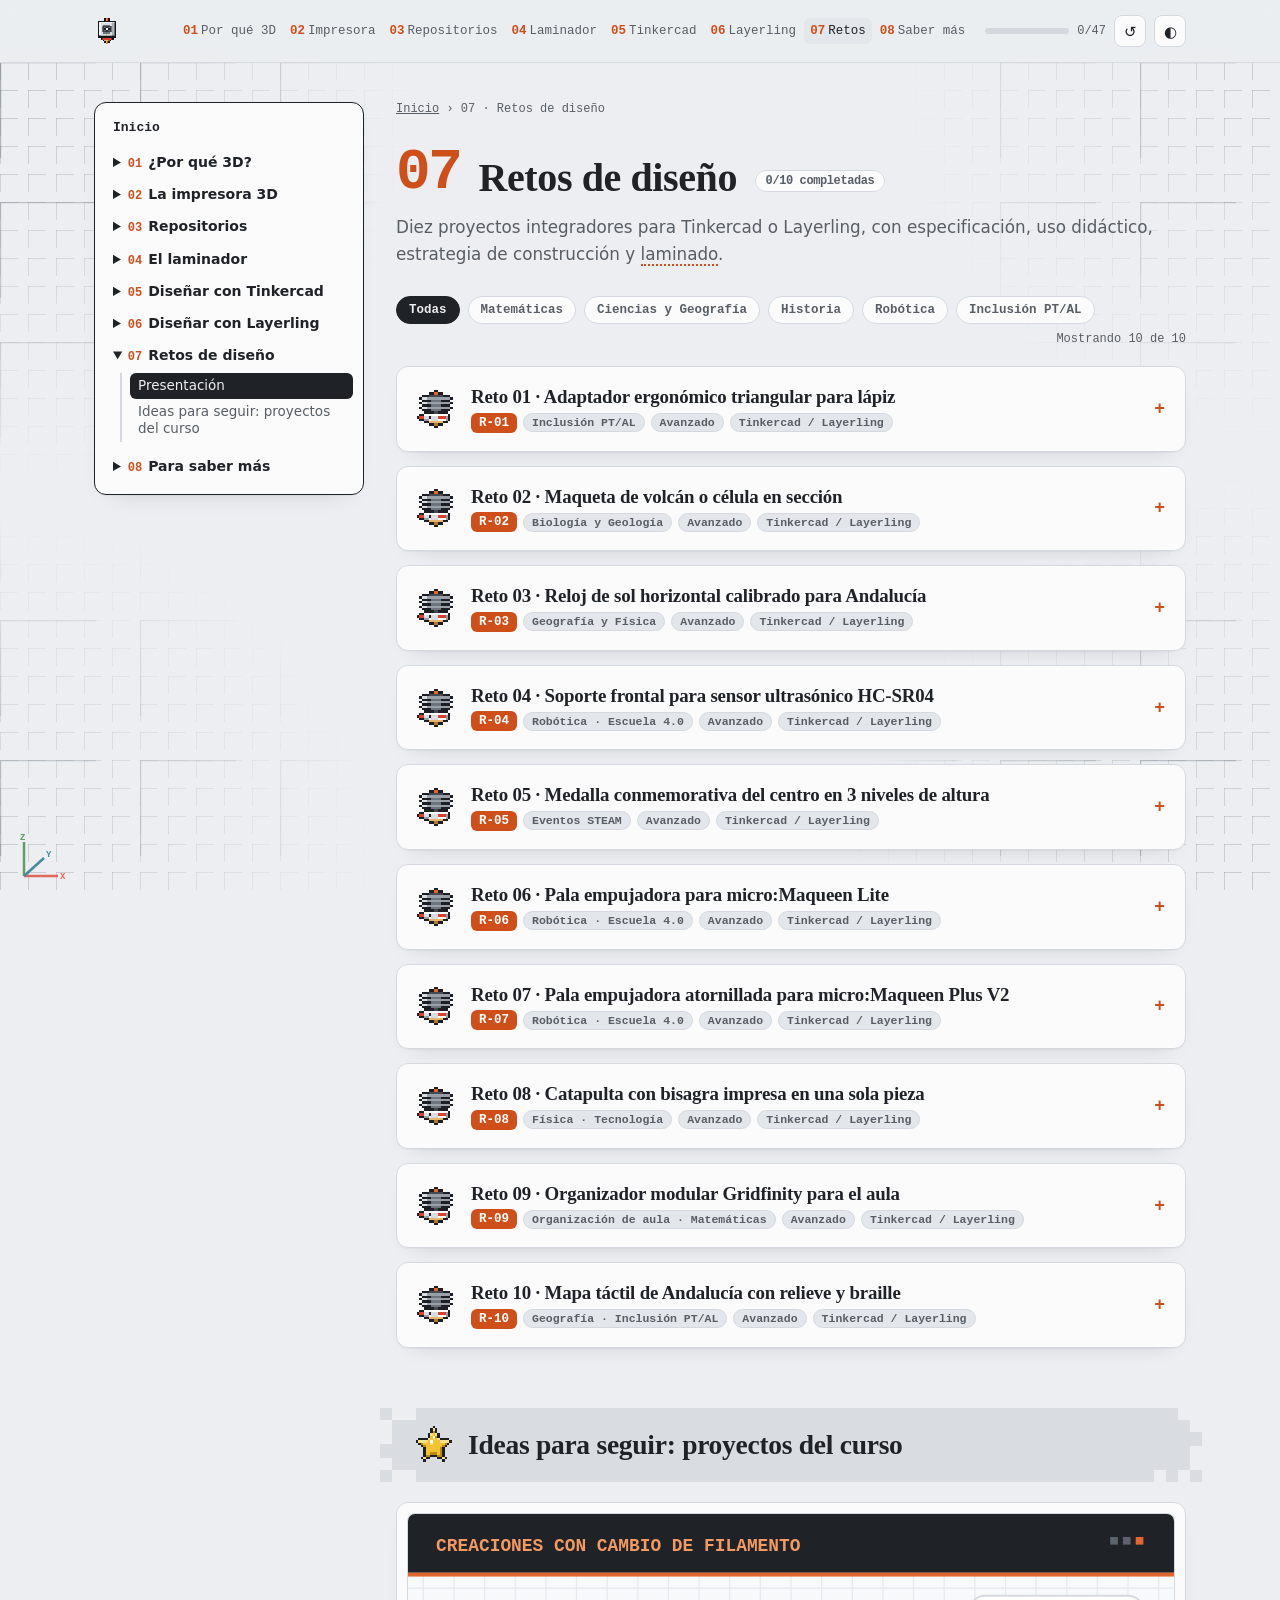
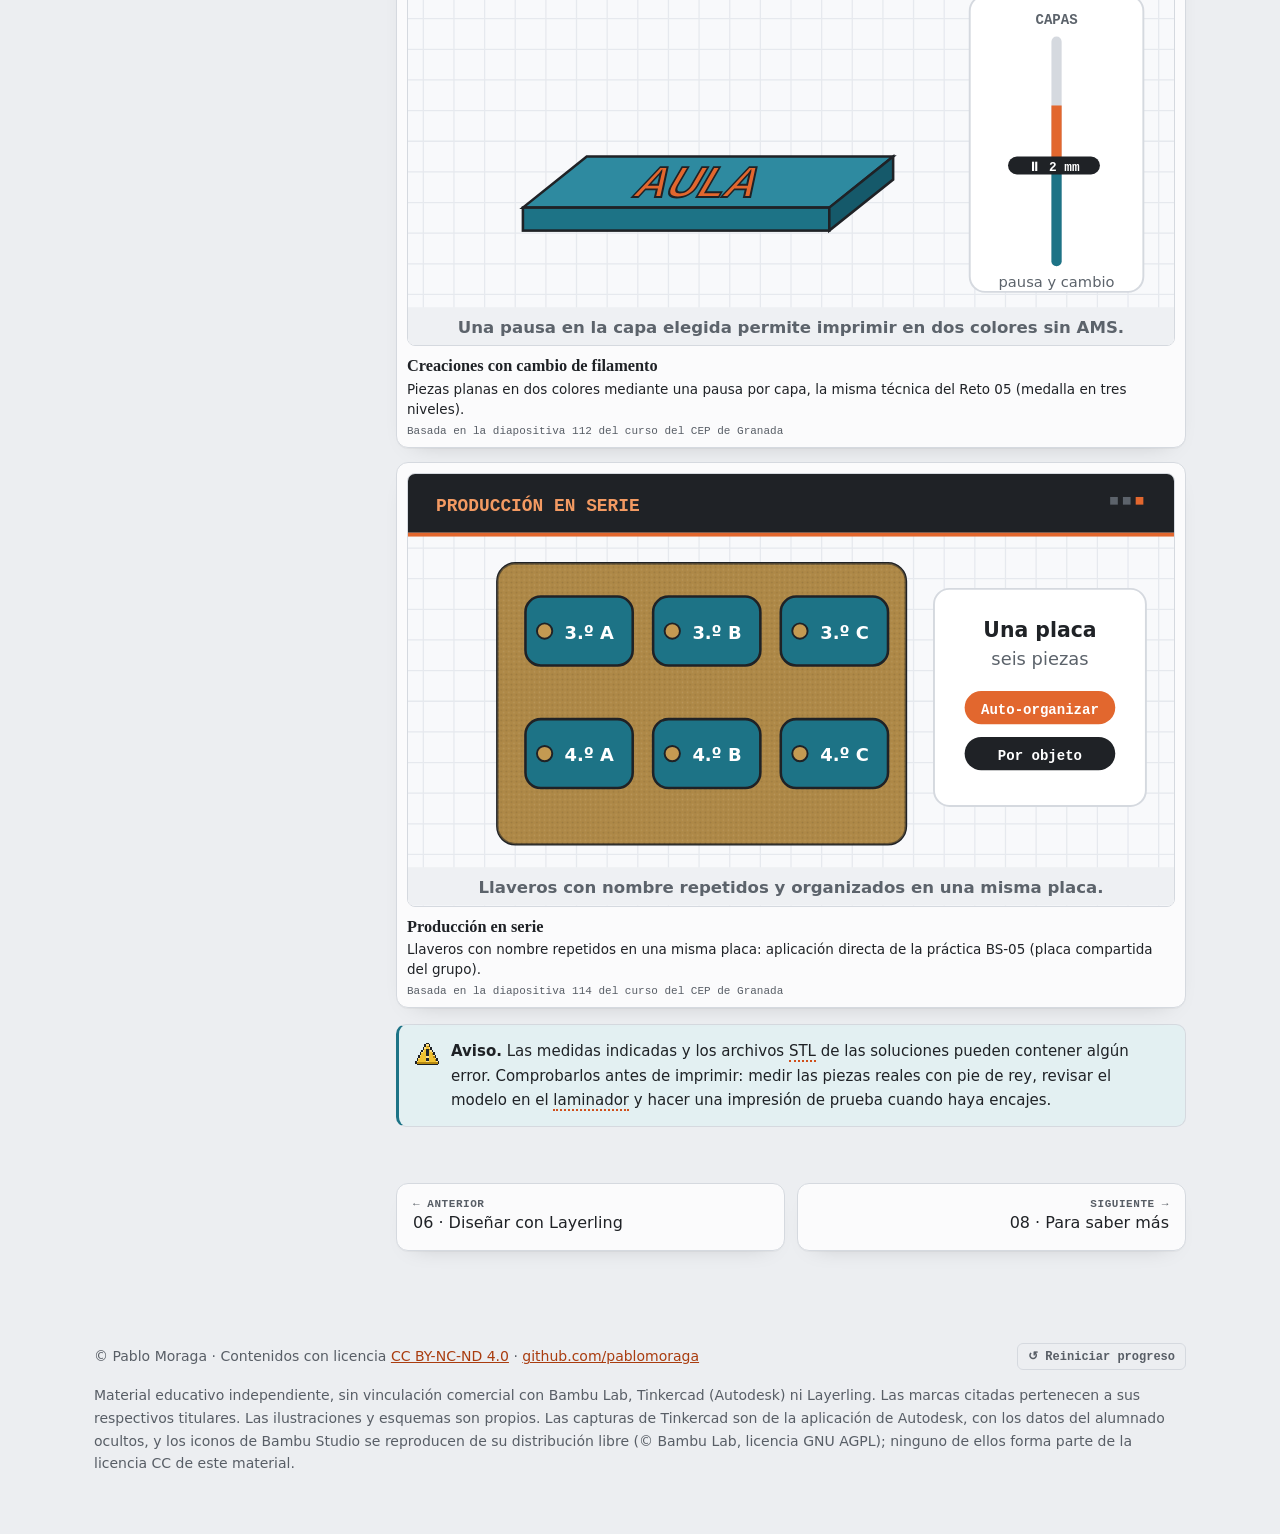
<file: 07-retos.html>
<!doctype html>
<html lang="es">
<head>
<meta charset="utf-8">
<meta name="viewport" content="width=device-width, initial-scale=1">
<title>07 · Retos de diseño · Diseño e Impresión 3D en el aula</title>
<meta name="description" content="Manual práctico y secuencial para integrar el diseño y la impresión 3D en colegios e institutos de Andalucía (Código Escuela 4.0): Bambu Lab P1S, MakerWorld, Bambu Studio, Lychee Slicer, Tinkercad y Layerling.">
<meta name="author" content="Pablo Moraga">
<link rel="icon" href="img/favicon.svg" type="image/svg+xml">
<link rel="apple-touch-icon" href="img/favicon.svg">
<link rel="stylesheet" href="css/estilo.css?v=996119a9">
</head>
<body data-page="07-retos.html">
<a class="skip" href="#contenido">Saltar al contenido</a>
<div class="cad tl" aria-hidden="true"></div><div class="cad tr" aria-hidden="true"></div><div class="cad bl" aria-hidden="true"></div><div class="cad br" aria-hidden="true"></div>
<svg class="axes" viewBox="0 0 54 54" aria-hidden="true"><path d="M10 44 L44 44" stroke="#e0453a" stroke-width="2.5"/><path d="M10 44 L10 10" stroke="#3c8a46" stroke-width="2.5"/><path d="M10 44 L30 26" stroke="#1d7386" stroke-width="2.5"/><g font-family="monospace" font-size="9" font-weight="700"><text x="46" y="47" fill="#e0453a">X</text><text x="6" y="8" fill="#3c8a46">Z</text><text x="32" y="25" fill="#1d7386">Y</text></g></svg>

<!-- Biblioteca de ilustraciones (gradientes y símbolos reutilizables) -->
<svg width="0" height="0" style="position:absolute" aria-hidden="true" focusable="false">
  <defs>
    <linearGradient id="g-glass" x1="0" y1="0" x2="1" y2="1"><stop offset="0" stop-color="#fff" stop-opacity=".22"/><stop offset=".45" stop-color="#fff" stop-opacity=".04"/><stop offset=".55" stop-color="#fff" stop-opacity=".12"/><stop offset="1" stop-color="#fff" stop-opacity=".02"/></linearGradient>
    <linearGradient id="g-pei" x1="0" x2="1"><stop offset="0" stop-color="#8b6b33"/><stop offset=".5" stop-color="#b48f4c"/><stop offset="1" stop-color="#7c5e2b"/></linearGradient>
    <linearGradient id="g-body" x1="0" x2="0" y1="0" y2="1"><stop offset="0" stop-color="#3a3d43"/><stop offset="1" stop-color="#232529"/></linearGradient>
    <linearGradient id="g-alu" x1="0" x2="1"><stop offset="0" stop-color="#9aa0a8"/><stop offset=".5" stop-color="#dde1e5"/><stop offset="1" stop-color="#8d939b"/></linearGradient>
    <linearGradient id="g-brass" x1="0" x2="1"><stop offset="0" stop-color="#a77b25"/><stop offset=".5" stop-color="#e5c06a"/><stop offset="1" stop-color="#9a6f1e"/></linearGradient>
    <linearGradient id="g-lid" x1="0" y1="0" x2="0" y2="1"><stop offset="0" stop-color="#d9e6ef" stop-opacity=".55"/><stop offset="1" stop-color="#b8c9d6" stop-opacity=".22"/></linearGradient>
    <linearGradient id="g-card" x1="0" x2="0" y1="0" y2="1"><stop offset="0" stop-color="#c79a62"/><stop offset="1" stop-color="#a87b45"/></linearGradient>
    <linearGradient id="g-view" x1="0" x2="0" y1="0" y2="1"><stop offset="0" stop-color="#f6f7f9"/><stop offset="1" stop-color="#e2e5e9"/></linearGradient>
    <pattern id="p-tex" width="4" height="4" patternUnits="userSpaceOnUse"><rect width="4" height="4" fill="#9c7a3e"/><circle cx="1" cy="1" r=".7" fill="#000" opacity=".2"/><circle cx="3" cy="3" r=".6" fill="#fff" opacity=".18"/></pattern>
    <marker id="m-arr" viewBox="0 0 10 10" refX="8" refY="5" markerWidth="6" markerHeight="6" orient="auto-start-reverse"><path d="M0 0 L10 5 L0 10 z" fill="#cf4f1b"/></marker>
    <marker id="m-arrB" viewBox="0 0 10 10" refX="6" refY="5" markerWidth="3.2" markerHeight="3.2" orient="auto"><path d="M0 0 L10 5 L0 10 z" fill="#1e88c8"/></marker>

    <symbol id="s-spool" viewBox="0 0 52 60">
      <rect x="6" y="5" width="40" height="50" fill="currentColor"/>
      <path d="M6 13H46M6 21H46M6 29H46M6 37H46M6 45H46" stroke="#000" stroke-opacity=".13"/>
      <rect x="9" y="5" width="6" height="50" fill="#fff" opacity=".2"/>
      <rect x="0" y="0" width="6" height="60" rx="2" fill="#1d1e21"/><rect x="46" y="0" width="6" height="60" rx="2" fill="#1d1e21"/>
    </symbol>

    <symbol id="s-ams" viewBox="0 0 300 96">
      <use href="#s-spool" x="18" y="10" width="52" height="60" style="color:#e2672e"/>
      <use href="#s-spool" x="86" y="10" width="52" height="60" style="color:#1d7386"/>
      <use href="#s-spool" x="162" y="10" width="52" height="60" style="color:#f1f0ec"/>
      <use href="#s-spool" x="230" y="10" width="52" height="60" style="color:#e2ad1f"/>
      <path d="M6 44 V18 Q6 4 22 4 H278 Q294 4 294 18 V44 Z" fill="url(#g-lid)" stroke="#16171a" stroke-width="2"/>
      <rect x="0" y="40" width="300" height="56" rx="10" fill="url(#g-body)"/>
      <g fill="#44484f"><rect x="20" y="62" width="48" height="20" rx="3"/><rect x="88" y="62" width="48" height="20" rx="3"/><rect x="164" y="62" width="48" height="20" rx="3"/><rect x="232" y="62" width="48" height="20" rx="3"/></g>
      <g fill="#7ddc5a"><circle cx="60" cy="72" r="2.6"/><circle cx="128" cy="72" r="2.6"/><circle cx="204" cy="72" r="2.6"/><circle cx="272" cy="72" r="2.6"/></g>
      <g stroke="#2a2c31" stroke-width="3" stroke-linecap="round"><path d="M30 72h18M98 72h18M174 72h18M242 72h18"/></g>
    </symbol>

    <symbol id="s-p1s" viewBox="0 0 300 340">
      <rect x="0" y="0" width="300" height="340" rx="14" fill="url(#g-body)"/>
      <rect x="6" y="3" width="288" height="10" rx="4" fill="#4a4d54"/>
      <rect x="18" y="24" width="264" height="272" rx="6" fill="#1b1c20"/>
      <rect x="30" y="28" width="240" height="3" rx="1.5" fill="#fff4cf" opacity=".85"/>
      <rect x="36" y="38" width="5" height="250" fill="#7d8188"/><rect x="259" y="38" width="5" height="250" fill="#7d8188"/>
      <rect x="26" y="60" width="248" height="9" rx="2" fill="#565a61"/>
      <path d="M149 24 V50" stroke="#f2f2f0" stroke-width="3"/>
      <rect x="120" y="46" width="58" height="58" rx="8" fill="#e9eaec" stroke="#b8bcc2"/>
      <circle cx="149" cy="73" r="15" fill="#d3d6da" stroke="#b0b4ba"/>
      <path d="M139 73h20M149 63v20" stroke="#b0b4ba" stroke-width="2"/>
      <rect x="128" y="100" width="42" height="8" rx="2" fill="#c4c7cc"/>
      <polygon points="143,108 155,108 151,118 147,118" fill="url(#g-brass)"/>
      <circle cx="34" cy="38" r="5" fill="#0c0d0f" stroke="#6a6e75" stroke-width="1.5"/><circle cx="34" cy="38" r="1.8" fill="#3a7bd5"/>
      <rect x="128" y="196" width="42" height="34" fill="#e2672e"/>
      <path d="M128 202H170M128 208H170M128 214H170M128 220H170M128 226H170" stroke="#000" stroke-opacity=".13"/>
      <rect x="40" y="230" width="220" height="7" rx="1.5" fill="url(#p-tex)"/>
      <rect x="46" y="237" width="208" height="9" rx="1" fill="#3a3d43"/>
      <rect x="18" y="24" width="264" height="272" rx="6" fill="url(#g-glass)" stroke="#121315" stroke-width="2"/>
      <rect x="22" y="304" width="58" height="22" rx="3" fill="#0d0e10" stroke="#55585e"/>
      <path d="M28 312h30M28 318h22" stroke="#9be15d" stroke-width="2" opacity=".8"/>
      <circle cx="92" cy="315" r="4" fill="#4a4d54"/><circle cx="104" cy="315" r="4" fill="#4a4d54"/>
    </symbol>

    <symbol id="s-p1s-back" viewBox="0 0 300 340">
      <rect width="300" height="340" rx="14" fill="url(#g-body)"/>
      <rect x="6" y="3" width="288" height="10" rx="4" fill="#4a4d54"/>
      <rect x="20" y="24" width="260" height="300" rx="6" fill="#2a2c31" stroke="#1a1b1e"/>
      <circle cx="150" cy="170" r="36" fill="#25272b" stroke="#17181b" stroke-width="3"/>
      <g stroke="#17181b" stroke-width="3"><path d="M118 152h64M114 164h72M114 176h72M118 188h64"/></g>
      <rect x="200" y="40" width="46" height="70" rx="6" fill="#e3e4e6" stroke="#9a9ea5"/>
      <rect x="214" y="52" width="18" height="40" rx="3" fill="#c9ccd1"/><circle cx="223" cy="80" r="4" fill="#9a9ea5"/>
      <rect x="34" y="236" width="20" height="10" rx="2" fill="#18191c" stroke="#55585e"/>
      <rect x="26" y="280" width="46" height="22" rx="3" fill="#0b0c0e" stroke="#55585e"/>
      <rect x="226" y="286" width="44" height="28" rx="3" fill="#18191c" stroke="#55585e"/>
      <rect x="232" y="292" width="14" height="16" rx="2" fill="#3a3d43"/><rect x="252" y="293" width="12" height="14" rx="2" fill="#c53a2f"/>
    </symbol>
  </defs>
</svg>

<header class="top">
  <div class="wrap top-in">
    <a class="brand" href="index.html" aria-label="Inicio"><i class="px" data-px="extruder"></i><span>Pablo Moraga · Diseño e Impresión 3D en el aula</span></a>
    <nav class="main" aria-label="Secciones">
      <a href="01-por-que.html"><b>01</b>Por qué 3D</a>
      <a href="02-impresora.html"><b>02</b>Impresora</a>
      <a href="03-repositorios.html"><b>03</b>Repositorios</a>
      <a href="04-laminador.html"><b>04</b>Laminador</a>
      <a href="05-tinkercad.html"><b>05</b>Tinkercad</a>
      <a href="06-layerling.html"><b>06</b>Layerling</a>
      <a href="07-retos.html"><b>07</b>Retos</a>
      <a href="08-saber-mas.html"><b>08</b>Saber más</a>
    </nav>
    <div class="tools">
      <div class="prog" title="Prácticas y retos completados (guardado en este navegador)">
        <span class="bar" aria-hidden="true"><i id="barFill"></i></span><span id="progText" title="Prácticas y retos completados en todo el manual">0/47</span>
      </div>
      <button class="ibtn" id="resetBtn" type="button" title="Reiniciar progreso" aria-label="Reiniciar progreso">↺</button>
      <button class="ibtn" id="themeBtn" type="button" title="Cambiar entre modo claro y oscuro" aria-label="Cambiar modo claro u oscuro">◐</button>
    </div>
  </div>
</header>

<main id="contenido">
<div class="wrap layout">
<nav class="side" aria-label="Índice del manual"><details class="side-wrap" open><summary>Índice del manual</summary><a href="index.html" class="side-home">Inicio</a><ul class="side-tree"><li><details><summary><span class="num">01</span>¿Por qué 3D?</summary><ul><li><a href="01-por-que.html">Presentación</a></li><li><a href="01-por-que.html#itinerario" data-sub="itinerario">Tu itinerario</a></li><li><a href="01-por-que.html#glosario" data-sub="glosario">Antes de empezar: palabras clave</a></li><li><a href="01-por-que.html#secuencia" data-sub="secuencia">Del problema a la pieza: secuencia didáctica tipo</a></li><li><a href="01-por-que.html#aplicaciones-por-areas-curriculares" data-sub="aplicaciones-por-areas-curriculares">Aplicaciones por áreas curriculares</a></li></ul></details></li><li><details><summary><span class="num">02</span>La impresora 3D</summary><ul><li><a href="02-impresora.html">Presentación</a></li><li><a href="02-impresora.html#componentes-principales-de-la-p1s" data-sub="componentes-principales-de-la-p1s">Componentes principales de la P1S</a></li><li><a href="02-impresora.html#montaje-inicial-de-la-p1s" data-sub="montaje-inicial-de-la-p1s">Montaje inicial de la P1S</a></li><li><a href="02-impresora.html#el-ams-funcionamiento-y-montaje" data-sub="el-ams-funcionamiento-y-montaje">El AMS: funcionamiento y montaje</a></li><li><a href="02-impresora.html#materiales-y-seguridad-en-el-aula" data-sub="materiales-y-seguridad-en-el-aula">Materiales y seguridad en el aula</a></li><li><a href="02-impresora.html#conectividad-en-redes-educativas" data-sub="conectividad-en-redes-educativas">Conectividad en redes educativas</a></li><li><a href="02-impresora.html#iot" data-sub="iot">Alta en Andared_IoT por la dirección MAC (Séneca)</a></li><li><a href="02-impresora.html#ideas-clave-impresora" data-sub="ideas-clave-impresora">Ideas clave · La impresora</a></li></ul></details></li><li><details><summary><span class="num">03</span>Repositorios</summary><ul><li><a href="03-repositorios.html">Presentación</a></li><li><a href="03-repositorios.html#que-es-repositorio" data-sub="que-es-repositorio">¿Qué es un repositorio?</a></li><li><a href="03-repositorios.html#makerworld" data-sub="makerworld">MakerWorld</a></li><li><a href="03-repositorios.html#practica-en-makerworld" data-sub="practica-en-makerworld">Práctica en MakerWorld</a></li><li><a href="03-repositorios.html#makerlab" data-sub="makerlab">MakerLab: personalizar y modelar sin CAD</a></li><li><a href="03-repositorios.html#ideas-clave-repositorios" data-sub="ideas-clave-repositorios">Ideas clave · MakerWorld</a></li></ul></details></li><li><details><summary><span class="num">04</span>El laminador</summary><ul><li><a href="04-laminador.html">Presentación</a></li><li><a href="04-laminador.html#bambu-studio" data-sub="bambu-studio">Bambu Studio</a></li><li><a href="04-laminador.html#s-o-s-aula-incidencias-frecuentes" data-sub="s-o-s-aula-incidencias-frecuentes">S.O.S. Aula: incidencias frecuentes</a></li><li><a href="04-laminador.html#galeria-de-errores-de-impresion" data-sub="galeria-de-errores-de-impresion">Galería de errores de impresión</a></li><li><a href="04-laminador.html#diagnostico" data-sub="diagnostico">¿Qué le pasa a mi pieza?</a></li><li><a href="04-laminador.html#lychee-slicer" data-sub="lychee-slicer">Lychee Slicer</a></li><li><a href="04-laminador.html#handy" data-sub="handy">Control desde el móvil: Bambu Handy</a></li><li><a href="04-laminador.html#ideas-clave-laminador" data-sub="ideas-clave-laminador">Ideas clave · Bambu Studio</a></li></ul></details></li><li><details><summary><span class="num">05</span>Diseñar con Tinkercad</summary><ul><li><a href="05-tinkercad.html">Presentación</a></li><li><a href="05-tinkercad.html#tinkercad-en-doce-operaciones" data-sub="tinkercad-en-doce-operaciones">Tinkercad en doce operaciones</a></li><li><a href="05-tinkercad.html#tinkercad-real" data-sub="tinkercad-real">El editor real de Tinkercad</a></li><li><a href="05-tinkercad.html#clases" data-sub="clases">Clases en Tinkercad y Google Classroom</a></li><li><a href="05-tinkercad.html#atajos" data-sub="atajos">Atajos de teclado</a></li><li><a href="05-tinkercad.html#practicas-con-tinkercad" data-sub="practicas-con-tinkercad">Prácticas con Tinkercad</a></li><li><a href="05-tinkercad.html#cansat-tinkercad" data-sub="cansat-tinkercad">CanSat con Tinkercad</a></li><li><a href="05-tinkercad.html#ideas-clave-diseno" data-sub="ideas-clave-diseno">Ideas clave · Diseño 3D</a></li></ul></details></li><li><details><summary><span class="num">06</span>Diseñar con Layerling</summary><ul><li><a href="06-layerling.html">Presentación</a></li><li><a href="06-layerling.html#interfaz-layerling" data-sub="interfaz-layerling">La interfaz de Layerling</a></li><li><a href="06-layerling.html#layerling-paso-a-paso" data-sub="layerling-paso-a-paso">Layerling paso a paso</a></li><li><a href="06-layerling.html#atajos-ly" data-sub="atajos-ly">Atajos de teclado</a></li><li><a href="06-layerling.html#practicas-con-layerling" data-sub="practicas-con-layerling">Prácticas con Layerling</a></li><li><a href="06-layerling.html#cansat-layerling" data-sub="cansat-layerling">CanSat con Layerling</a></li><li><a href="06-layerling.html#ahora-con-asistente-del-prompt-al-stl" data-sub="ahora-con-asistente-del-prompt-al-stl">Ahora con Asistente: del prompt al STL</a></li><li><a href="06-layerling.html#otras-herramientas" data-sub="otras-herramientas">Otras herramientas gratuitas de modelado</a></li></ul></details></li><li><details open><summary><span class="num">07</span>Retos de diseño</summary><ul><li><a href="07-retos.html" class="on" aria-current="page">Presentación</a></li><li><a href="#ideas-para-seguir-proyectos-del-curso" data-sub="ideas-para-seguir-proyectos-del-curso">Ideas para seguir: proyectos del curso</a></li></ul></details></li><li><details><summary><span class="num">08</span>Para saber más</summary><ul><li><a href="08-saber-mas.html">Presentación</a></li><li><a href="08-saber-mas.html#tab-prof" data-sub="tab-prof">Para el profesorado</a></li><li><a href="08-saber-mas.html#tab-lam" data-sub="tab-lam">Otros laminadores</a></li><li><a href="08-saber-mas.html#tab-rec" data-sub="tab-rec">Recursos</a></li><li><a href="08-saber-mas.html#tab-cred" data-sub="tab-cred">Créditos y licencias</a></li></ul></details></li></ul></details></nav>
<div class="page-main">
<p class="crumbs"><a href="index.html">Inicio</a> › 07 · Retos de diseño</p>
<!-- 07 RETOS -->
<section class="sec" id="retos">
  <div class="wrap">
    <div class="sec-head"><span class="sec-num">07</span><h2>Retos de diseño <span class="sec-count" data-count></span></h2>
      <p class="kick">Diez proyectos integradores para Tinkercad o Layerling, con especificación, uso didáctico, estrategia de construcción y laminado.</p></div>
    <div class="filters" data-target="listaRetos" role="toolbar" aria-label="Filtrar retos por área curricular"></div>
    <div class="retos" id="listaRetos"></div>

    <h3 class="sub" id="ideas-para-seguir-proyectos-del-curso" style="scroll-margin-top:110px"><i class="px" data-px="star"></i>Ideas para seguir: proyectos del curso</h3>
    <div class="gal wide2">
      <figure><div class="ill16" data-ill="g112" role="img" aria-label="Ilustración: creaciones con cambio de filamento"><svg viewBox="0 0 600 338" role="img"><rect width="600" height="338" fill="#f8f9fb"></rect><line x1="12" y1="46" x2="12" y2="338" stroke="#e6e9ee" stroke-width="1"></line><line x1="36" y1="46" x2="36" y2="338" stroke="#e6e9ee" stroke-width="1"></line><line x1="60" y1="46" x2="60" y2="338" stroke="#e6e9ee" stroke-width="1"></line><line x1="84" y1="46" x2="84" y2="338" stroke="#e6e9ee" stroke-width="1"></line><line x1="108" y1="46" x2="108" y2="338" stroke="#e6e9ee" stroke-width="1"></line><line x1="132" y1="46" x2="132" y2="338" stroke="#e6e9ee" stroke-width="1"></line><line x1="156" y1="46" x2="156" y2="338" stroke="#e6e9ee" stroke-width="1"></line><line x1="180" y1="46" x2="180" y2="338" stroke="#e6e9ee" stroke-width="1"></line><line x1="204" y1="46" x2="204" y2="338" stroke="#e6e9ee" stroke-width="1"></line><line x1="228" y1="46" x2="228" y2="338" stroke="#e6e9ee" stroke-width="1"></line><line x1="252" y1="46" x2="252" y2="338" stroke="#e6e9ee" stroke-width="1"></line><line x1="276" y1="46" x2="276" y2="338" stroke="#e6e9ee" stroke-width="1"></line><line x1="300" y1="46" x2="300" y2="338" stroke="#e6e9ee" stroke-width="1"></line><line x1="324" y1="46" x2="324" y2="338" stroke="#e6e9ee" stroke-width="1"></line><line x1="348" y1="46" x2="348" y2="338" stroke="#e6e9ee" stroke-width="1"></line><line x1="372" y1="46" x2="372" y2="338" stroke="#e6e9ee" stroke-width="1"></line><line x1="396" y1="46" x2="396" y2="338" stroke="#e6e9ee" stroke-width="1"></line><line x1="420" y1="46" x2="420" y2="338" stroke="#e6e9ee" stroke-width="1"></line><line x1="444" y1="46" x2="444" y2="338" stroke="#e6e9ee" stroke-width="1"></line><line x1="468" y1="46" x2="468" y2="338" stroke="#e6e9ee" stroke-width="1"></line><line x1="492" y1="46" x2="492" y2="338" stroke="#e6e9ee" stroke-width="1"></line><line x1="516" y1="46" x2="516" y2="338" stroke="#e6e9ee" stroke-width="1"></line><line x1="540" y1="46" x2="540" y2="338" stroke="#e6e9ee" stroke-width="1"></line><line x1="564" y1="46" x2="564" y2="338" stroke="#e6e9ee" stroke-width="1"></line><line x1="588" y1="46" x2="588" y2="338" stroke="#e6e9ee" stroke-width="1"></line><line x1="0" y1="58" x2="600" y2="58" stroke="#e6e9ee" stroke-width="1"></line><line x1="0" y1="82" x2="600" y2="82" stroke="#e6e9ee" stroke-width="1"></line><line x1="0" y1="106" x2="600" y2="106" stroke="#e6e9ee" stroke-width="1"></line><line x1="0" y1="130" x2="600" y2="130" stroke="#e6e9ee" stroke-width="1"></line><line x1="0" y1="154" x2="600" y2="154" stroke="#e6e9ee" stroke-width="1"></line><line x1="0" y1="178" x2="600" y2="178" stroke="#e6e9ee" stroke-width="1"></line><line x1="0" y1="202" x2="600" y2="202" stroke="#e6e9ee" stroke-width="1"></line><line x1="0" y1="226" x2="600" y2="226" stroke="#e6e9ee" stroke-width="1"></line><line x1="0" y1="250" x2="600" y2="250" stroke="#e6e9ee" stroke-width="1"></line><line x1="0" y1="274" x2="600" y2="274" stroke="#e6e9ee" stroke-width="1"></line><line x1="0" y1="298" x2="600" y2="298" stroke="#e6e9ee" stroke-width="1"></line><line x1="0" y1="322" x2="600" y2="322" stroke="#e6e9ee" stroke-width="1"></line><rect x="0" y="0" width="600" height="46" fill="#1f2226"></rect><rect x="0" y="46" width="600" height="3" fill="#e2672e"></rect><text x="22" y="29" font-family="ui-monospace,Consolas,monospace" font-size="14" font-weight="700" fill="#f39a62" text-anchor="start">CREACIONES CON CAMBIO DE FILAMENTO</text><g fill="#5c636b"><rect x="560" y="18" width="6" height="6"></rect><rect x="570" y="18" width="6" height="6" fill="#e2672e"></rect><rect x="550" y="18" width="6" height="6"></rect></g><polygon points="90,230 330,230 380,190 140,190" fill="#2e8aa0" stroke="#1f2226" stroke-width="2"></polygon><rect x="90" y="230" width="240" height="18" fill="#1d7386" stroke="#1f2226" stroke-width="2"></rect><polygon points="330,230 380,190 380,208 330,248" fill="#15596a" stroke="#1f2226" stroke-width="2"></polygon><text x="232" y="222" font-family="Arial Black,Arial" font-size="34" font-weight="900" fill="#e2672e" stroke="#1f2226" stroke-width="1.5" text-anchor="middle" transform="skewX(-30) translate(118 0)">AULA</text><rect x="440" y="64" width="136" height="232" fill="#fff" rx="12" stroke="#d5d9df" stroke-width="1.5"></rect><text x="508" y="86" font-family="ui-monospace,Consolas,monospace" font-size="11" font-weight="700" fill="#5c636b" text-anchor="middle">CAPAS</text><rect x="504" y="96" width="8" height="180" fill="#d5d9df" rx="4"></rect><rect x="504" y="196" width="8" height="80" fill="#1d7386" rx="4"></rect><rect x="504" y="150" width="8" height="46" fill="#e2672e"></rect><rect x="470" y="190" width="72" height="14" fill="#1f2226" rx="7"></rect><text x="506" y="201" font-family="ui-monospace,Consolas,monospace" font-size="10" font-weight="700" fill="#fff" text-anchor="middle">⏸ 2 mm</text><text x="508" y="292" font-family="system-ui,Segoe UI,Arial,sans-serif" font-size="11.5" font-weight="400" fill="#5c636b" text-anchor="middle">pausa y cambio</text><rect x="0" y="308" width="600" height="30" fill="#eef0f3"></rect><text x="300" y="328" font-family="system-ui,Segoe UI,Arial,sans-serif" font-size="13" font-weight="600" fill="#5c636b" text-anchor="middle">Una pausa en la capa elegida permite imprimir en dos colores sin AMS.</text></svg></div><figcaption><b>Creaciones con cambio de filamento</b>Piezas planas en dos colores mediante una pausa por capa, la misma técnica del Reto 05 (medalla en tres niveles).<small>Basada en la diapositiva 112 del curso del CEP de Granada</small></figcaption></figure>
      <figure><div class="ill16" data-ill="g114" role="img" aria-label="Ilustración: produciendo en serie"><svg viewBox="0 0 600 338" role="img"><rect width="600" height="338" fill="#f8f9fb"></rect><line x1="12" y1="46" x2="12" y2="338" stroke="#e6e9ee" stroke-width="1"></line><line x1="36" y1="46" x2="36" y2="338" stroke="#e6e9ee" stroke-width="1"></line><line x1="60" y1="46" x2="60" y2="338" stroke="#e6e9ee" stroke-width="1"></line><line x1="84" y1="46" x2="84" y2="338" stroke="#e6e9ee" stroke-width="1"></line><line x1="108" y1="46" x2="108" y2="338" stroke="#e6e9ee" stroke-width="1"></line><line x1="132" y1="46" x2="132" y2="338" stroke="#e6e9ee" stroke-width="1"></line><line x1="156" y1="46" x2="156" y2="338" stroke="#e6e9ee" stroke-width="1"></line><line x1="180" y1="46" x2="180" y2="338" stroke="#e6e9ee" stroke-width="1"></line><line x1="204" y1="46" x2="204" y2="338" stroke="#e6e9ee" stroke-width="1"></line><line x1="228" y1="46" x2="228" y2="338" stroke="#e6e9ee" stroke-width="1"></line><line x1="252" y1="46" x2="252" y2="338" stroke="#e6e9ee" stroke-width="1"></line><line x1="276" y1="46" x2="276" y2="338" stroke="#e6e9ee" stroke-width="1"></line><line x1="300" y1="46" x2="300" y2="338" stroke="#e6e9ee" stroke-width="1"></line><line x1="324" y1="46" x2="324" y2="338" stroke="#e6e9ee" stroke-width="1"></line><line x1="348" y1="46" x2="348" y2="338" stroke="#e6e9ee" stroke-width="1"></line><line x1="372" y1="46" x2="372" y2="338" stroke="#e6e9ee" stroke-width="1"></line><line x1="396" y1="46" x2="396" y2="338" stroke="#e6e9ee" stroke-width="1"></line><line x1="420" y1="46" x2="420" y2="338" stroke="#e6e9ee" stroke-width="1"></line><line x1="444" y1="46" x2="444" y2="338" stroke="#e6e9ee" stroke-width="1"></line><line x1="468" y1="46" x2="468" y2="338" stroke="#e6e9ee" stroke-width="1"></line><line x1="492" y1="46" x2="492" y2="338" stroke="#e6e9ee" stroke-width="1"></line><line x1="516" y1="46" x2="516" y2="338" stroke="#e6e9ee" stroke-width="1"></line><line x1="540" y1="46" x2="540" y2="338" stroke="#e6e9ee" stroke-width="1"></line><line x1="564" y1="46" x2="564" y2="338" stroke="#e6e9ee" stroke-width="1"></line><line x1="588" y1="46" x2="588" y2="338" stroke="#e6e9ee" stroke-width="1"></line><line x1="0" y1="58" x2="600" y2="58" stroke="#e6e9ee" stroke-width="1"></line><line x1="0" y1="82" x2="600" y2="82" stroke="#e6e9ee" stroke-width="1"></line><line x1="0" y1="106" x2="600" y2="106" stroke="#e6e9ee" stroke-width="1"></line><line x1="0" y1="130" x2="600" y2="130" stroke="#e6e9ee" stroke-width="1"></line><line x1="0" y1="154" x2="600" y2="154" stroke="#e6e9ee" stroke-width="1"></line><line x1="0" y1="178" x2="600" y2="178" stroke="#e6e9ee" stroke-width="1"></line><line x1="0" y1="202" x2="600" y2="202" stroke="#e6e9ee" stroke-width="1"></line><line x1="0" y1="226" x2="600" y2="226" stroke="#e6e9ee" stroke-width="1"></line><line x1="0" y1="250" x2="600" y2="250" stroke="#e6e9ee" stroke-width="1"></line><line x1="0" y1="274" x2="600" y2="274" stroke="#e6e9ee" stroke-width="1"></line><line x1="0" y1="298" x2="600" y2="298" stroke="#e6e9ee" stroke-width="1"></line><line x1="0" y1="322" x2="600" y2="322" stroke="#e6e9ee" stroke-width="1"></line><rect x="0" y="0" width="600" height="46" fill="#1f2226"></rect><rect x="0" y="46" width="600" height="3" fill="#e2672e"></rect><text x="22" y="29" font-family="ui-monospace,Consolas,monospace" font-size="14" font-weight="700" fill="#f39a62" text-anchor="start">PRODUCCIÓN EN SERIE</text><g fill="#5c636b"><rect x="560" y="18" width="6" height="6"></rect><rect x="570" y="18" width="6" height="6" fill="#e2672e"></rect><rect x="550" y="18" width="6" height="6"></rect></g><rect x="70" y="70" width="320" height="220" fill="#c49a52" rx="14" stroke="#1f2226" stroke-width="2"></rect><rect x="70" y="70" width="320" height="220" fill="url(#p-tex)" rx="14" opacity=".55"></rect><rect x="92" y="96" width="84" height="54" fill="#1d7386" rx="12" stroke="#1f2226" stroke-width="2"></rect><circle cx="107" cy="123" r="6" fill="#c49a52" stroke="#1f2226" stroke-width="1.5"></circle><text x="142" y="129" font-family="system-ui,Segoe UI,Arial,sans-serif" font-size="14" font-weight="800" fill="#fff" text-anchor="middle">3.º A</text><rect x="192" y="96" width="84" height="54" fill="#1d7386" rx="12" stroke="#1f2226" stroke-width="2"></rect><circle cx="207" cy="123" r="6" fill="#c49a52" stroke="#1f2226" stroke-width="1.5"></circle><text x="242" y="129" font-family="system-ui,Segoe UI,Arial,sans-serif" font-size="14" font-weight="800" fill="#fff" text-anchor="middle">3.º B</text><rect x="292" y="96" width="84" height="54" fill="#1d7386" rx="12" stroke="#1f2226" stroke-width="2"></rect><circle cx="307" cy="123" r="6" fill="#c49a52" stroke="#1f2226" stroke-width="1.5"></circle><text x="342" y="129" font-family="system-ui,Segoe UI,Arial,sans-serif" font-size="14" font-weight="800" fill="#fff" text-anchor="middle">3.º C</text><rect x="92" y="192" width="84" height="54" fill="#1d7386" rx="12" stroke="#1f2226" stroke-width="2"></rect><circle cx="107" cy="219" r="6" fill="#c49a52" stroke="#1f2226" stroke-width="1.5"></circle><text x="142" y="225" font-family="system-ui,Segoe UI,Arial,sans-serif" font-size="14" font-weight="800" fill="#fff" text-anchor="middle">4.º A</text><rect x="192" y="192" width="84" height="54" fill="#1d7386" rx="12" stroke="#1f2226" stroke-width="2"></rect><circle cx="207" cy="219" r="6" fill="#c49a52" stroke="#1f2226" stroke-width="1.5"></circle><text x="242" y="225" font-family="system-ui,Segoe UI,Arial,sans-serif" font-size="14" font-weight="800" fill="#fff" text-anchor="middle">4.º B</text><rect x="292" y="192" width="84" height="54" fill="#1d7386" rx="12" stroke="#1f2226" stroke-width="2"></rect><circle cx="307" cy="219" r="6" fill="#c49a52" stroke="#1f2226" stroke-width="1.5"></circle><text x="342" y="225" font-family="system-ui,Segoe UI,Arial,sans-serif" font-size="14" font-weight="800" fill="#fff" text-anchor="middle">4.º C</text><rect x="412" y="90" width="166" height="170" fill="#fff" rx="12" stroke="#d5d9df" stroke-width="1.5"></rect><text x="495" y="128" font-family="system-ui,Segoe UI,Arial,sans-serif" font-size="16" font-weight="700" fill="#1f2226" text-anchor="middle">Una placa</text><text x="495" y="150" font-family="system-ui,Segoe UI,Arial,sans-serif" font-size="14" font-weight="400" fill="#5c636b" text-anchor="middle">seis piezas</text><rect x="436" y="170" width="118" height="26" fill="#e2672e" rx="13"></rect><text x="495" y="188" font-family="ui-monospace,Consolas,monospace" font-size="11" font-weight="700" fill="#fff" text-anchor="middle">Auto-organizar</text><rect x="436" y="206" width="118" height="26" fill="#1f2226" rx="13"></rect><text x="495" y="224" font-family="ui-monospace,Consolas,monospace" font-size="11" font-weight="700" fill="#fff" text-anchor="middle">Por objeto</text><rect x="0" y="308" width="600" height="30" fill="#eef0f3"></rect><text x="300" y="328" font-family="system-ui,Segoe UI,Arial,sans-serif" font-size="13" font-weight="600" fill="#5c636b" text-anchor="middle">Llaveros con nombre repetidos y organizados en una misma placa.</text></svg></div><figcaption><b>Producción en serie</b>Llaveros con nombre repetidos en una misma placa: aplicación directa de la práctica BS-05 (placa compartida del grupo).<small>Basada en la diapositiva 114 del curso del CEP de Granada</small></figcaption></figure>
    </div>
    <div class="note info aviso-medidas"><i class="px" data-px="warn"></i><p><b>Aviso.</b> Las medidas indicadas y los archivos STL de las soluciones pueden contener algún error. Comprobarlos antes de imprimir: medir las piezas reales con pie de rey, revisar el modelo en el laminador y hacer una impresión de prueba cuando haya encajes.</p></div>
  </div>
</section>
<nav class="pn" aria-label="Página anterior y siguiente"><a class="prev" href="06-layerling.html"><small>← Anterior</small>06 · Diseñar con Layerling</a><a class="next" href="08-saber-mas.html"><small>Siguiente →</small>08 · Para saber más</a></nav>
</div>
</div>
</main>

<footer>
  <div class="wrap">
    <div class="f">
      <span>© Pablo Moraga · Contenidos con licencia <a href="https://creativecommons.org/licenses/by-nc-nd/4.0/deed.es" target="_blank" rel="noopener noreferrer license">CC BY-NC-ND 4.0</a> · <a href="https://github.com/pablomoraga" target="_blank" rel="noopener noreferrer">github.com/pablomoraga</a></span>
      <button class="reset" id="resetBtn2" type="button">↺ Reiniciar progreso</button>
    </div>
    <p class="small" style="margin-top:14px">Material educativo independiente, sin vinculación comercial con Bambu Lab, Tinkercad (Autodesk) ni Layerling. Las marcas citadas pertenecen a sus respectivos titulares. Las ilustraciones y esquemas son propios. Las capturas de Tinkercad son de la aplicación de Autodesk, con los datos del alumnado ocultos, y los iconos de Bambu Studio se reproducen de su distribución libre (© Bambu Lab, licencia GNU AGPL); ninguno de ellos forma parte de la licencia CC de este material.</p>
    <noscript><p class="small">Las prácticas de diseño, los retos, las animaciones y el registro de progreso requieren JavaScript.</p></noscript>
  </div>
</footer>

<script src="js/app.js?v=996119a9"></script>
</body>
</html>
</file>
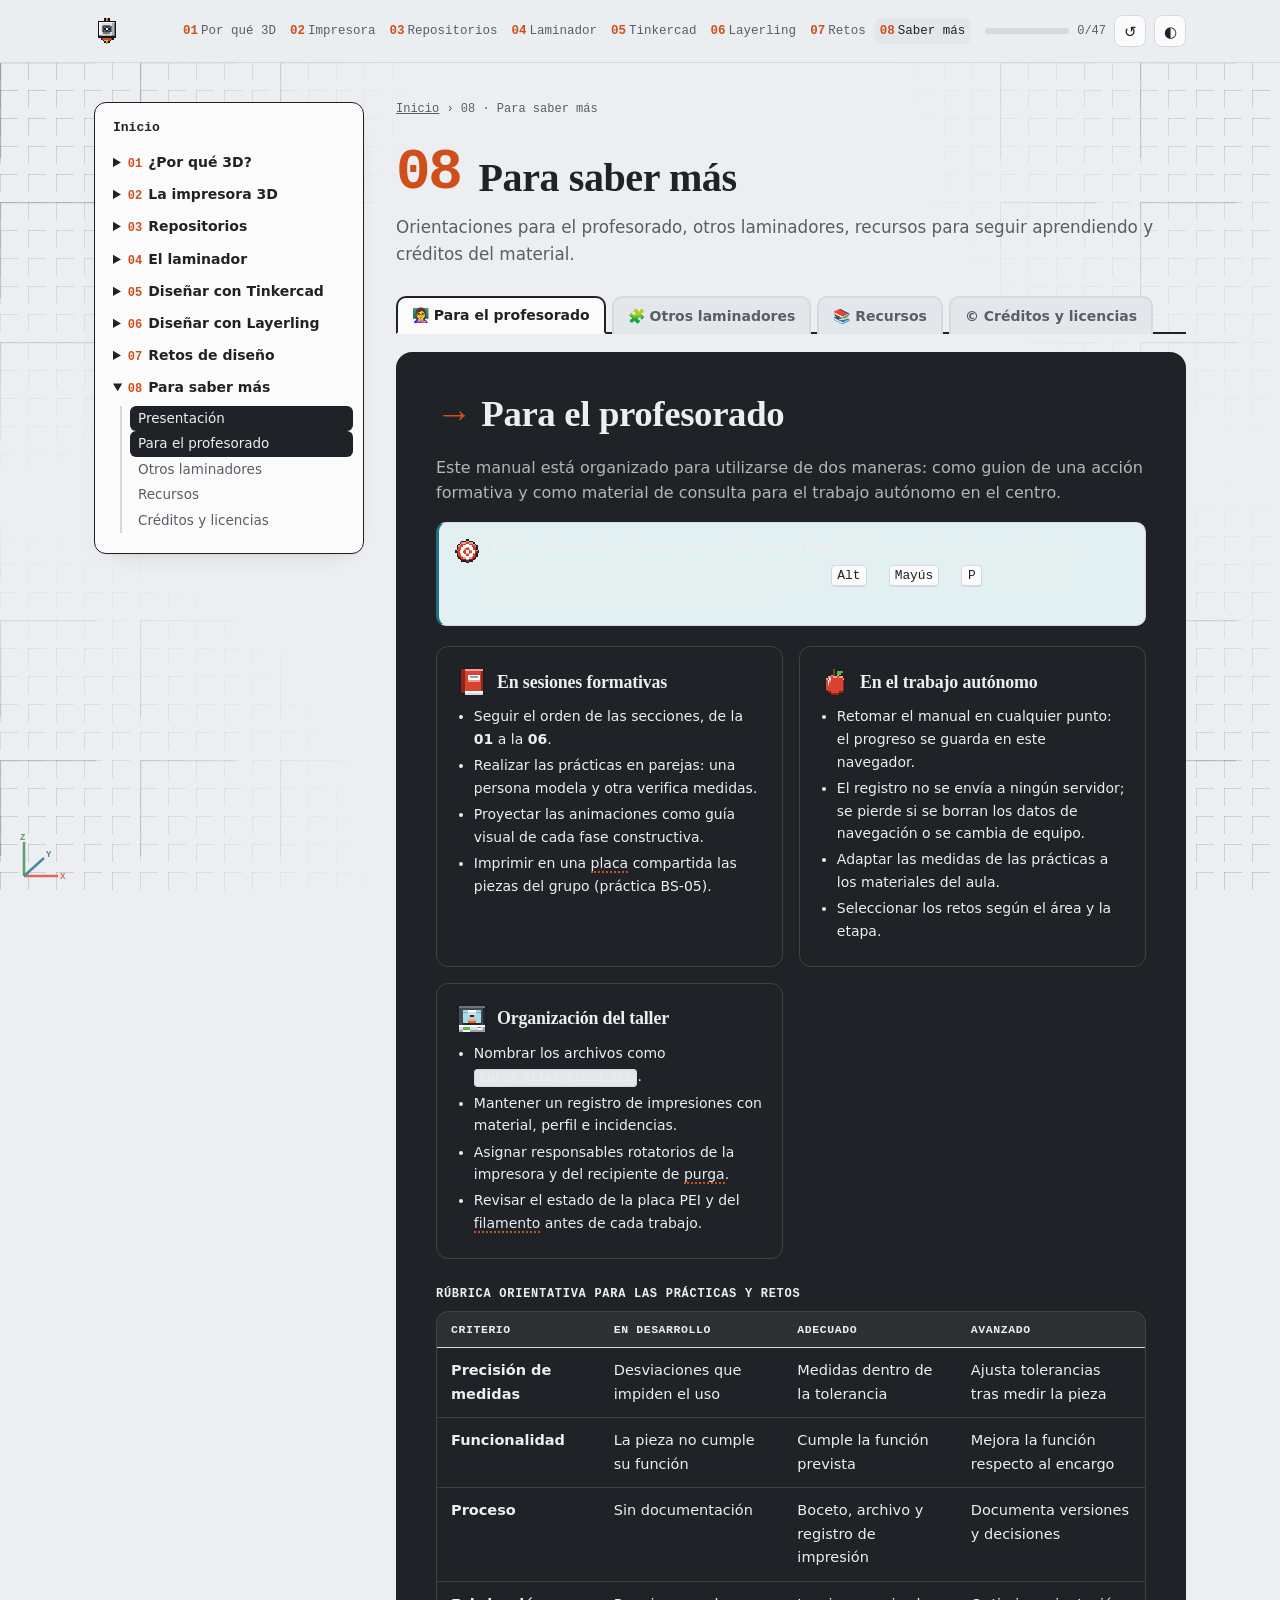
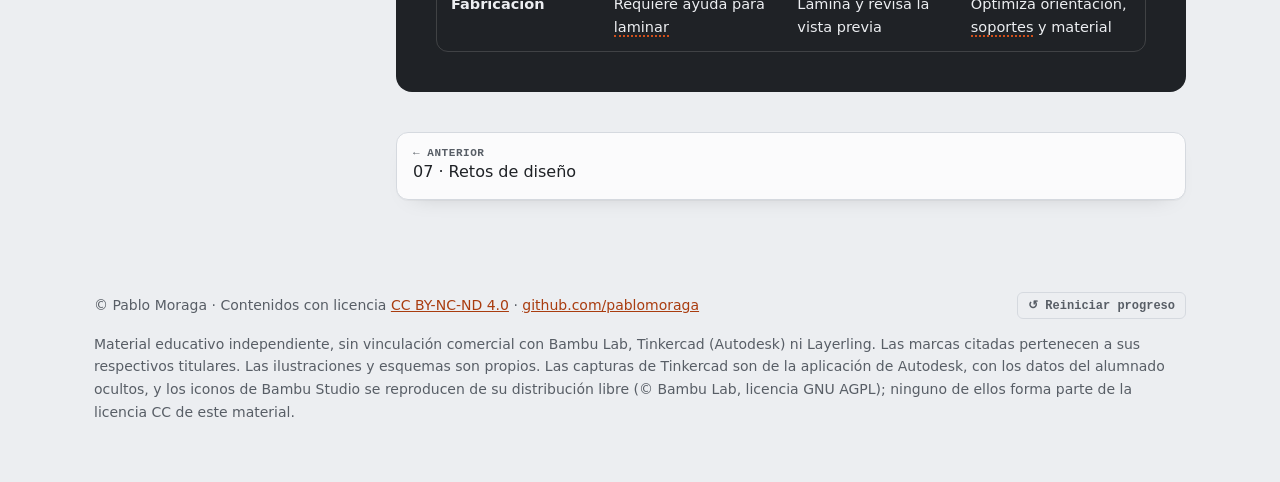
<file: 08-saber-mas.html>
<!doctype html>
<html lang="es">
<head>
<meta charset="utf-8">
<meta name="viewport" content="width=device-width, initial-scale=1">
<title>08 · Para saber más · Diseño e Impresión 3D en el aula</title>
<meta name="description" content="Manual práctico y secuencial para integrar el diseño y la impresión 3D en colegios e institutos de Andalucía (Código Escuela 4.0): Bambu Lab P1S, MakerWorld, Bambu Studio, Lychee Slicer, Tinkercad y Layerling.">
<meta name="author" content="Pablo Moraga">
<link rel="icon" href="img/favicon.svg" type="image/svg+xml">
<link rel="apple-touch-icon" href="img/favicon.svg">
<link rel="stylesheet" href="css/estilo.css?v=996119a9">
</head>
<body data-page="08-saber-mas.html">
<a class="skip" href="#contenido">Saltar al contenido</a>
<div class="cad tl" aria-hidden="true"></div><div class="cad tr" aria-hidden="true"></div><div class="cad bl" aria-hidden="true"></div><div class="cad br" aria-hidden="true"></div>
<svg class="axes" viewBox="0 0 54 54" aria-hidden="true"><path d="M10 44 L44 44" stroke="#e0453a" stroke-width="2.5"/><path d="M10 44 L10 10" stroke="#3c8a46" stroke-width="2.5"/><path d="M10 44 L30 26" stroke="#1d7386" stroke-width="2.5"/><g font-family="monospace" font-size="9" font-weight="700"><text x="46" y="47" fill="#e0453a">X</text><text x="6" y="8" fill="#3c8a46">Z</text><text x="32" y="25" fill="#1d7386">Y</text></g></svg>

<!-- Biblioteca de ilustraciones (gradientes y símbolos reutilizables) -->
<svg width="0" height="0" style="position:absolute" aria-hidden="true" focusable="false">
  <defs>
    <linearGradient id="g-glass" x1="0" y1="0" x2="1" y2="1"><stop offset="0" stop-color="#fff" stop-opacity=".22"/><stop offset=".45" stop-color="#fff" stop-opacity=".04"/><stop offset=".55" stop-color="#fff" stop-opacity=".12"/><stop offset="1" stop-color="#fff" stop-opacity=".02"/></linearGradient>
    <linearGradient id="g-pei" x1="0" x2="1"><stop offset="0" stop-color="#8b6b33"/><stop offset=".5" stop-color="#b48f4c"/><stop offset="1" stop-color="#7c5e2b"/></linearGradient>
    <linearGradient id="g-body" x1="0" x2="0" y1="0" y2="1"><stop offset="0" stop-color="#3a3d43"/><stop offset="1" stop-color="#232529"/></linearGradient>
    <linearGradient id="g-alu" x1="0" x2="1"><stop offset="0" stop-color="#9aa0a8"/><stop offset=".5" stop-color="#dde1e5"/><stop offset="1" stop-color="#8d939b"/></linearGradient>
    <linearGradient id="g-brass" x1="0" x2="1"><stop offset="0" stop-color="#a77b25"/><stop offset=".5" stop-color="#e5c06a"/><stop offset="1" stop-color="#9a6f1e"/></linearGradient>
    <linearGradient id="g-lid" x1="0" y1="0" x2="0" y2="1"><stop offset="0" stop-color="#d9e6ef" stop-opacity=".55"/><stop offset="1" stop-color="#b8c9d6" stop-opacity=".22"/></linearGradient>
    <linearGradient id="g-card" x1="0" x2="0" y1="0" y2="1"><stop offset="0" stop-color="#c79a62"/><stop offset="1" stop-color="#a87b45"/></linearGradient>
    <linearGradient id="g-view" x1="0" x2="0" y1="0" y2="1"><stop offset="0" stop-color="#f6f7f9"/><stop offset="1" stop-color="#e2e5e9"/></linearGradient>
    <pattern id="p-tex" width="4" height="4" patternUnits="userSpaceOnUse"><rect width="4" height="4" fill="#9c7a3e"/><circle cx="1" cy="1" r=".7" fill="#000" opacity=".2"/><circle cx="3" cy="3" r=".6" fill="#fff" opacity=".18"/></pattern>
    <marker id="m-arr" viewBox="0 0 10 10" refX="8" refY="5" markerWidth="6" markerHeight="6" orient="auto-start-reverse"><path d="M0 0 L10 5 L0 10 z" fill="#cf4f1b"/></marker>
    <marker id="m-arrB" viewBox="0 0 10 10" refX="6" refY="5" markerWidth="3.2" markerHeight="3.2" orient="auto"><path d="M0 0 L10 5 L0 10 z" fill="#1e88c8"/></marker>

    <symbol id="s-spool" viewBox="0 0 52 60">
      <rect x="6" y="5" width="40" height="50" fill="currentColor"/>
      <path d="M6 13H46M6 21H46M6 29H46M6 37H46M6 45H46" stroke="#000" stroke-opacity=".13"/>
      <rect x="9" y="5" width="6" height="50" fill="#fff" opacity=".2"/>
      <rect x="0" y="0" width="6" height="60" rx="2" fill="#1d1e21"/><rect x="46" y="0" width="6" height="60" rx="2" fill="#1d1e21"/>
    </symbol>

    <symbol id="s-ams" viewBox="0 0 300 96">
      <use href="#s-spool" x="18" y="10" width="52" height="60" style="color:#e2672e"/>
      <use href="#s-spool" x="86" y="10" width="52" height="60" style="color:#1d7386"/>
      <use href="#s-spool" x="162" y="10" width="52" height="60" style="color:#f1f0ec"/>
      <use href="#s-spool" x="230" y="10" width="52" height="60" style="color:#e2ad1f"/>
      <path d="M6 44 V18 Q6 4 22 4 H278 Q294 4 294 18 V44 Z" fill="url(#g-lid)" stroke="#16171a" stroke-width="2"/>
      <rect x="0" y="40" width="300" height="56" rx="10" fill="url(#g-body)"/>
      <g fill="#44484f"><rect x="20" y="62" width="48" height="20" rx="3"/><rect x="88" y="62" width="48" height="20" rx="3"/><rect x="164" y="62" width="48" height="20" rx="3"/><rect x="232" y="62" width="48" height="20" rx="3"/></g>
      <g fill="#7ddc5a"><circle cx="60" cy="72" r="2.6"/><circle cx="128" cy="72" r="2.6"/><circle cx="204" cy="72" r="2.6"/><circle cx="272" cy="72" r="2.6"/></g>
      <g stroke="#2a2c31" stroke-width="3" stroke-linecap="round"><path d="M30 72h18M98 72h18M174 72h18M242 72h18"/></g>
    </symbol>

    <symbol id="s-p1s" viewBox="0 0 300 340">
      <rect x="0" y="0" width="300" height="340" rx="14" fill="url(#g-body)"/>
      <rect x="6" y="3" width="288" height="10" rx="4" fill="#4a4d54"/>
      <rect x="18" y="24" width="264" height="272" rx="6" fill="#1b1c20"/>
      <rect x="30" y="28" width="240" height="3" rx="1.5" fill="#fff4cf" opacity=".85"/>
      <rect x="36" y="38" width="5" height="250" fill="#7d8188"/><rect x="259" y="38" width="5" height="250" fill="#7d8188"/>
      <rect x="26" y="60" width="248" height="9" rx="2" fill="#565a61"/>
      <path d="M149 24 V50" stroke="#f2f2f0" stroke-width="3"/>
      <rect x="120" y="46" width="58" height="58" rx="8" fill="#e9eaec" stroke="#b8bcc2"/>
      <circle cx="149" cy="73" r="15" fill="#d3d6da" stroke="#b0b4ba"/>
      <path d="M139 73h20M149 63v20" stroke="#b0b4ba" stroke-width="2"/>
      <rect x="128" y="100" width="42" height="8" rx="2" fill="#c4c7cc"/>
      <polygon points="143,108 155,108 151,118 147,118" fill="url(#g-brass)"/>
      <circle cx="34" cy="38" r="5" fill="#0c0d0f" stroke="#6a6e75" stroke-width="1.5"/><circle cx="34" cy="38" r="1.8" fill="#3a7bd5"/>
      <rect x="128" y="196" width="42" height="34" fill="#e2672e"/>
      <path d="M128 202H170M128 208H170M128 214H170M128 220H170M128 226H170" stroke="#000" stroke-opacity=".13"/>
      <rect x="40" y="230" width="220" height="7" rx="1.5" fill="url(#p-tex)"/>
      <rect x="46" y="237" width="208" height="9" rx="1" fill="#3a3d43"/>
      <rect x="18" y="24" width="264" height="272" rx="6" fill="url(#g-glass)" stroke="#121315" stroke-width="2"/>
      <rect x="22" y="304" width="58" height="22" rx="3" fill="#0d0e10" stroke="#55585e"/>
      <path d="M28 312h30M28 318h22" stroke="#9be15d" stroke-width="2" opacity=".8"/>
      <circle cx="92" cy="315" r="4" fill="#4a4d54"/><circle cx="104" cy="315" r="4" fill="#4a4d54"/>
    </symbol>

    <symbol id="s-p1s-back" viewBox="0 0 300 340">
      <rect width="300" height="340" rx="14" fill="url(#g-body)"/>
      <rect x="6" y="3" width="288" height="10" rx="4" fill="#4a4d54"/>
      <rect x="20" y="24" width="260" height="300" rx="6" fill="#2a2c31" stroke="#1a1b1e"/>
      <circle cx="150" cy="170" r="36" fill="#25272b" stroke="#17181b" stroke-width="3"/>
      <g stroke="#17181b" stroke-width="3"><path d="M118 152h64M114 164h72M114 176h72M118 188h64"/></g>
      <rect x="200" y="40" width="46" height="70" rx="6" fill="#e3e4e6" stroke="#9a9ea5"/>
      <rect x="214" y="52" width="18" height="40" rx="3" fill="#c9ccd1"/><circle cx="223" cy="80" r="4" fill="#9a9ea5"/>
      <rect x="34" y="236" width="20" height="10" rx="2" fill="#18191c" stroke="#55585e"/>
      <rect x="26" y="280" width="46" height="22" rx="3" fill="#0b0c0e" stroke="#55585e"/>
      <rect x="226" y="286" width="44" height="28" rx="3" fill="#18191c" stroke="#55585e"/>
      <rect x="232" y="292" width="14" height="16" rx="2" fill="#3a3d43"/><rect x="252" y="293" width="12" height="14" rx="2" fill="#c53a2f"/>
    </symbol>
  </defs>
</svg>

<header class="top">
  <div class="wrap top-in">
    <a class="brand" href="index.html" aria-label="Inicio"><i class="px" data-px="extruder"></i><span>Pablo Moraga · Diseño e Impresión 3D en el aula</span></a>
    <nav class="main" aria-label="Secciones">
      <a href="01-por-que.html"><b>01</b>Por qué 3D</a>
      <a href="02-impresora.html"><b>02</b>Impresora</a>
      <a href="03-repositorios.html"><b>03</b>Repositorios</a>
      <a href="04-laminador.html"><b>04</b>Laminador</a>
      <a href="05-tinkercad.html"><b>05</b>Tinkercad</a>
      <a href="06-layerling.html"><b>06</b>Layerling</a>
      <a href="07-retos.html"><b>07</b>Retos</a>
      <a href="08-saber-mas.html"><b>08</b>Saber más</a>
    </nav>
    <div class="tools">
      <div class="prog" title="Prácticas y retos completados (guardado en este navegador)">
        <span class="bar" aria-hidden="true"><i id="barFill"></i></span><span id="progText" title="Prácticas y retos completados en todo el manual">0/47</span>
      </div>
      <button class="ibtn" id="resetBtn" type="button" title="Reiniciar progreso" aria-label="Reiniciar progreso">↺</button>
      <button class="ibtn" id="themeBtn" type="button" title="Cambiar entre modo claro y oscuro" aria-label="Cambiar modo claro u oscuro">◐</button>
    </div>
  </div>
</header>

<main id="contenido">
<div class="wrap layout">
<nav class="side" aria-label="Índice del manual"><details class="side-wrap" open><summary>Índice del manual</summary><a href="index.html" class="side-home">Inicio</a><ul class="side-tree"><li><details><summary><span class="num">01</span>¿Por qué 3D?</summary><ul><li><a href="01-por-que.html">Presentación</a></li><li><a href="01-por-que.html#itinerario" data-sub="itinerario">Tu itinerario</a></li><li><a href="01-por-que.html#glosario" data-sub="glosario">Antes de empezar: palabras clave</a></li><li><a href="01-por-que.html#secuencia" data-sub="secuencia">Del problema a la pieza: secuencia didáctica tipo</a></li><li><a href="01-por-que.html#aplicaciones-por-areas-curriculares" data-sub="aplicaciones-por-areas-curriculares">Aplicaciones por áreas curriculares</a></li></ul></details></li><li><details><summary><span class="num">02</span>La impresora 3D</summary><ul><li><a href="02-impresora.html">Presentación</a></li><li><a href="02-impresora.html#componentes-principales-de-la-p1s" data-sub="componentes-principales-de-la-p1s">Componentes principales de la P1S</a></li><li><a href="02-impresora.html#montaje-inicial-de-la-p1s" data-sub="montaje-inicial-de-la-p1s">Montaje inicial de la P1S</a></li><li><a href="02-impresora.html#el-ams-funcionamiento-y-montaje" data-sub="el-ams-funcionamiento-y-montaje">El AMS: funcionamiento y montaje</a></li><li><a href="02-impresora.html#materiales-y-seguridad-en-el-aula" data-sub="materiales-y-seguridad-en-el-aula">Materiales y seguridad en el aula</a></li><li><a href="02-impresora.html#conectividad-en-redes-educativas" data-sub="conectividad-en-redes-educativas">Conectividad en redes educativas</a></li><li><a href="02-impresora.html#iot" data-sub="iot">Alta en Andared_IoT por la dirección MAC (Séneca)</a></li><li><a href="02-impresora.html#ideas-clave-impresora" data-sub="ideas-clave-impresora">Ideas clave · La impresora</a></li></ul></details></li><li><details><summary><span class="num">03</span>Repositorios</summary><ul><li><a href="03-repositorios.html">Presentación</a></li><li><a href="03-repositorios.html#que-es-repositorio" data-sub="que-es-repositorio">¿Qué es un repositorio?</a></li><li><a href="03-repositorios.html#makerworld" data-sub="makerworld">MakerWorld</a></li><li><a href="03-repositorios.html#practica-en-makerworld" data-sub="practica-en-makerworld">Práctica en MakerWorld</a></li><li><a href="03-repositorios.html#makerlab" data-sub="makerlab">MakerLab: personalizar y modelar sin CAD</a></li><li><a href="03-repositorios.html#ideas-clave-repositorios" data-sub="ideas-clave-repositorios">Ideas clave · MakerWorld</a></li></ul></details></li><li><details><summary><span class="num">04</span>El laminador</summary><ul><li><a href="04-laminador.html">Presentación</a></li><li><a href="04-laminador.html#bambu-studio" data-sub="bambu-studio">Bambu Studio</a></li><li><a href="04-laminador.html#s-o-s-aula-incidencias-frecuentes" data-sub="s-o-s-aula-incidencias-frecuentes">S.O.S. Aula: incidencias frecuentes</a></li><li><a href="04-laminador.html#galeria-de-errores-de-impresion" data-sub="galeria-de-errores-de-impresion">Galería de errores de impresión</a></li><li><a href="04-laminador.html#diagnostico" data-sub="diagnostico">¿Qué le pasa a mi pieza?</a></li><li><a href="04-laminador.html#lychee-slicer" data-sub="lychee-slicer">Lychee Slicer</a></li><li><a href="04-laminador.html#handy" data-sub="handy">Control desde el móvil: Bambu Handy</a></li><li><a href="04-laminador.html#ideas-clave-laminador" data-sub="ideas-clave-laminador">Ideas clave · Bambu Studio</a></li></ul></details></li><li><details><summary><span class="num">05</span>Diseñar con Tinkercad</summary><ul><li><a href="05-tinkercad.html">Presentación</a></li><li><a href="05-tinkercad.html#tinkercad-en-doce-operaciones" data-sub="tinkercad-en-doce-operaciones">Tinkercad en doce operaciones</a></li><li><a href="05-tinkercad.html#tinkercad-real" data-sub="tinkercad-real">El editor real de Tinkercad</a></li><li><a href="05-tinkercad.html#clases" data-sub="clases">Clases en Tinkercad y Google Classroom</a></li><li><a href="05-tinkercad.html#atajos" data-sub="atajos">Atajos de teclado</a></li><li><a href="05-tinkercad.html#practicas-con-tinkercad" data-sub="practicas-con-tinkercad">Prácticas con Tinkercad</a></li><li><a href="05-tinkercad.html#cansat-tinkercad" data-sub="cansat-tinkercad">CanSat con Tinkercad</a></li><li><a href="05-tinkercad.html#ideas-clave-diseno" data-sub="ideas-clave-diseno">Ideas clave · Diseño 3D</a></li></ul></details></li><li><details><summary><span class="num">06</span>Diseñar con Layerling</summary><ul><li><a href="06-layerling.html">Presentación</a></li><li><a href="06-layerling.html#interfaz-layerling" data-sub="interfaz-layerling">La interfaz de Layerling</a></li><li><a href="06-layerling.html#layerling-paso-a-paso" data-sub="layerling-paso-a-paso">Layerling paso a paso</a></li><li><a href="06-layerling.html#atajos-ly" data-sub="atajos-ly">Atajos de teclado</a></li><li><a href="06-layerling.html#practicas-con-layerling" data-sub="practicas-con-layerling">Prácticas con Layerling</a></li><li><a href="06-layerling.html#cansat-layerling" data-sub="cansat-layerling">CanSat con Layerling</a></li><li><a href="06-layerling.html#ahora-con-asistente-del-prompt-al-stl" data-sub="ahora-con-asistente-del-prompt-al-stl">Ahora con Asistente: del prompt al STL</a></li><li><a href="06-layerling.html#otras-herramientas" data-sub="otras-herramientas">Otras herramientas gratuitas de modelado</a></li></ul></details></li><li><details><summary><span class="num">07</span>Retos de diseño</summary><ul><li><a href="07-retos.html">Presentación</a></li><li><a href="07-retos.html#ideas-para-seguir-proyectos-del-curso" data-sub="ideas-para-seguir-proyectos-del-curso">Ideas para seguir: proyectos del curso</a></li></ul></details></li><li><details open><summary><span class="num">08</span>Para saber más</summary><ul><li><a href="08-saber-mas.html" class="on" aria-current="page">Presentación</a></li><li><a href="#tab-prof" data-sub="tab-prof">Para el profesorado</a></li><li><a href="#tab-lam" data-sub="tab-lam">Otros laminadores</a></li><li><a href="#tab-rec" data-sub="tab-rec">Recursos</a></li><li><a href="#tab-cred" data-sub="tab-cred">Créditos y licencias</a></li></ul></details></li></ul></details></nav>
<div class="page-main">
<p class="crumbs"><a href="index.html">Inicio</a> › 08 · Para saber más</p>
<!-- 07 PARA SABER MÁS -->
<section class="sec" id="saber" style="border-bottom:0">
  <div class="wrap">
    <div class="sec-head"><span class="sec-num">08</span><h2>Para saber más</h2>
      <p class="kick">Orientaciones para el profesorado, otros laminadores, recursos para seguir aprendiendo y créditos del material.</p></div>
    <div class="tabset" data-tabs>
      <div class="tablist" role="tablist" aria-label="Apartados de Para saber más">
        <button role="tab" type="button" aria-selected="true" aria-controls="tab-prof" id="tb-prof">👩‍🏫 Para el profesorado</button>
        <button role="tab" type="button" aria-selected="false" aria-controls="tab-lam" id="tb-lam" tabindex="-1">🧩 Otros laminadores</button>
        <button role="tab" type="button" aria-selected="false" aria-controls="tab-rec" id="tb-rec" tabindex="-1">📚 Recursos</button>
        <button role="tab" type="button" aria-selected="false" aria-controls="tab-cred" id="tb-cred" tabindex="-1">©️ Créditos y licencias</button>
      </div>
      <div class="tabpanel" role="tabpanel" id="tab-prof" aria-labelledby="tb-prof">
    <div class="teacher" id="profesorado">
      <h3 class="th"><span>→</span> Para el profesorado</h3>
      <p class="muted" style="max-width:760px">Este manual está organizado para utilizarse de dos maneras: como guion de una acción formativa y como material de consulta para el trabajo autónomo en el centro.</p>
      <div class="note info" style="max-width:760px;margin-top:16px"><i class="px" data-px="target"></i><p><b>Modo formador (para proyectar en clase).</b> Activar o desactivar: triple clic rápido en el icono pixel-art de la cabecera, o <kbd>Alt</kbd> + <kbd>Mayús</kbd> + <kbd>P</kbd>. En móvil o tableta, el triple toque sobre el icono.</p></div>
      <div class="grid three" style="margin-top:20px">
        <div class="card">
          <h4><i class="px" data-px="book"></i>En sesiones formativas</h4>
          <ul class="clean small">
            <li>Seguir el orden de las secciones, de la <b>01</b> a la <b>06</b>.</li>
            <li>Realizar las prácticas en parejas: una persona modela y otra verifica medidas.</li>
            <li>Proyectar las animaciones como guía visual de cada fase constructiva.</li>
            <li>Imprimir en una placa compartida las piezas del grupo (práctica BS-05).</li>
          </ul>
        </div>
        <div class="card">
          <h4><i class="px" data-px="apple"></i>En el trabajo autónomo</h4>
          <ul class="clean small">
            <li>Retomar el manual en cualquier punto: el progreso se guarda en este navegador.</li>
            <li>El registro no se envía a ningún servidor; se pierde si se borran los datos de navegación o se cambia de equipo.</li>
            <li>Adaptar las medidas de las prácticas a los materiales del aula.</li>
            <li>Seleccionar los retos según el área y la etapa.</li>
          </ul>
        </div>
        <div class="card">
          <h4><i class="px" data-px="printer"></i>Organización del taller</h4>
          <ul class="clean small">
            <li>Nombrar los archivos como <code>curso_alias_pieza.stl</code>.</li>
            <li>Mantener un registro de impresiones con material, perfil e incidencias.</li>
            <li>Asignar responsables rotatorios de la impresora y del recipiente de purga.</li>
            <li>Revisar el estado de la placa PEI y del filamento antes de cada trabajo.</li>
          </ul>
        </div>
      </div>
      <h3 class="mini" style="color:inherit;margin-top:28px">Rúbrica orientativa para las prácticas y retos</h3>
      <div class="tbl"><table>
        <thead><tr><th>Criterio</th><th>En desarrollo</th><th>Adecuado</th><th>Avanzado</th></tr></thead>
        <tbody>
          <tr><td>Precisión de medidas</td><td>Desviaciones que impiden el uso</td><td>Medidas dentro de la tolerancia</td><td>Ajusta tolerancias tras medir la pieza</td></tr>
          <tr><td>Funcionalidad</td><td>La pieza no cumple su función</td><td>Cumple la función prevista</td><td>Mejora la función respecto al encargo</td></tr>
          <tr><td>Proceso</td><td>Sin documentación</td><td>Boceto, archivo y registro de impresión</td><td>Documenta versiones y decisiones</td></tr>
          <tr><td>Fabricación</td><td>Requiere ayuda para laminar</td><td>Lamina y revisa la vista previa</td><td>Optimiza orientación, soportes y material</td></tr>
        </tbody>
      </table></div>
    </div>
      </div>
      <div class="tabpanel" role="tabpanel" id="tab-lam" aria-labelledby="tb-lam" hidden>
        <p>Bambu Studio es el laminador recomendado para la P1S, pero conviene conocer otros: el centro puede tener impresoras de varias marcas y algunos funcionan en EducAndOS.</p>
        <div class="tbl"><table>
          <thead><tr><th>Laminador</th><th>Licencia</th><th>Puntos fuertes</th><th>Enlace</th></tr></thead>
          <tbody>
            <tr><td>Bambu Studio</td><td>Libre (AGPL)</td><td>Perfiles oficiales de Bambu Lab, envío por red y microSD, AMS.</td><td><a href="https://bambulab.com/es-es/download/studio" target="_blank" rel="noopener noreferrer">bambulab.com</a></td></tr>
            <tr><td>OrcaSlicer</td><td>Libre (AGPL)</td><td>Derivado de Bambu Studio; muchas marcas y calibraciones guiadas.</td><td><a href="https://github.com/SoftFever/OrcaSlicer" target="_blank" rel="noopener noreferrer">github.com/SoftFever/OrcaSlicer</a></td></tr>
            <tr><td>PrusaSlicer</td><td>Libre (AGPL)</td><td>Origen de Bambu Studio; muy estable y con versión para Linux.</td><td><a href="https://www.prusa3d.com/page/prusaslicer_424/" target="_blank" rel="noopener noreferrer">prusa3d.com</a></td></tr>
            <tr><td>UltiMaker Cura</td><td>Libre (LGPL)</td><td>Muy extendido en centros con impresoras abiertas tipo Ender.</td><td><a href="https://ultimaker.com/software/ultimaker-cura/" target="_blank" rel="noopener noreferrer">ultimaker.com</a></td></tr>
            <tr><td>Creality Print</td><td>Gratuito</td><td>Perfiles para impresoras Creality como la K1 o la Ender 3.</td><td><a href="https://www.creality.com/pages/download-software" target="_blank" rel="noopener noreferrer">creality.com</a></td></tr>
            <tr><td>Lychee Slicer</td><td>Gratuito con registro</td><td>Revisión y reparación de mallas; resina y FDM.</td><td><a href="https://mango3d.io/lychee-slicer" target="_blank" rel="noopener noreferrer">mango3d.io</a></td></tr>
          </tbody>
        </table></div>
        <div class="note info"><i class="px" data-px="star"></i><p>Los parámetros esenciales (altura de capa, perímetros, relleno, soportes y adherencia) son los mismos en todos: lo aprendido en el bloque 04 se traslada directamente.</p></div>
      </div>
      <div class="tabpanel" role="tabpanel" id="tab-rec" aria-labelledby="tb-rec" hidden>
        <div class="grid two">
          <div class="card"><h4><i class="px" data-px="book"></i>Documentación oficial</h4><ul class="clean small">
            <li><a href="https://wiki.bambulab.com/es/p1/manual" target="_blank" rel="noopener noreferrer">Manual de la Bambu Lab P1S</a></li>
            <li><a href="https://wiki.bambulab.com/es/software/bambu-studio/studio-quick-start" target="_blank" rel="noopener noreferrer">Guía de inicio rápido de Bambu Studio</a></li>
            <li><a href="https://www.tinkercad.com/learn/designs" target="_blank" rel="noopener noreferrer">Lecciones de diseño 3D de Tinkercad</a></li>
            <li><a href="https://layerling.com/guia-es/index.html" target="_blank" rel="noopener noreferrer">Guía de usuario de layerling (en español)</a></li>
          </ul></div>
          <div class="card"><h4><i class="px" data-px="chest"></i>Repositorios educativos</h4><ul class="clean small">
            <li><a href="https://makerworld.com/es" target="_blank" rel="noopener noreferrer">MakerWorld</a> y <a href="https://makerworld.com/es/makerlab" target="_blank" rel="noopener noreferrer">MakerLab</a></li>
            <li><a href="https://www.printables.com/education" target="_blank" rel="noopener noreferrer">Printables Education</a></li>
            <li><a href="https://www.thingiverse.com/" target="_blank" rel="noopener noreferrer">Thingiverse</a></li>
            <li><a href="https://cults3d.com/es/etiquetas/educativo" target="_blank" rel="noopener noreferrer">Cults3D · educativo</a></li>
          </ul></div>
          <div class="card"><h4><i class="px" data-px="apple"></i>Del mismo autor</h4><ul class="clean small">
            <li><a href="https://view.genially.com/67c6d6716c8bce7076de17c2" target="_blank" rel="noopener noreferrer">Curso «Iniciación a la impresión 3D y su aplicación en el aula» (CEP de Granada)</a></li>
            <li><a href="https://pablomoraga.github.io/scratch-en-el-aula/" target="_blank" rel="noopener noreferrer">Scratch en el aula</a></li>
            <li><a href="https://github.com/pablomoraga" target="_blank" rel="noopener noreferrer">github.com/pablomoraga</a></li>
          </ul></div>
          <div class="card"><h4><i class="px" data-px="chip"></i>Programa Código Escuela 4.0</h4><ul class="clean small">
            <li><a href="https://www.juntadeandalucia.es/educacion/eaprendizaje/impulsocd/pct-codigo-escuela-4-0/kit-previsto-para-educacion-secundaria/" target="_blank" rel="noopener noreferrer">Kit previsto para Educación Secundaria</a></li>
            <li><a href="https://bambulab.com/es-mx/support/academy" target="_blank" rel="noopener noreferrer">Bambu Lab Academy</a></li>
          </ul></div>
        </div>
      </div>
      <div class="tabpanel" role="tabpanel" id="tab-cred" aria-labelledby="tb-cred" hidden>
        <div class="grid two">
          <div class="card"><h4>Autoría y licencia</h4><p class="small">Contenidos, ilustraciones, animaciones, láminas de anatomía y prácticas: <b>Pablo Moraga</b>. Licencia <a href="https://creativecommons.org/licenses/by-nc-nd/4.0/deed.es" target="_blank" rel="noopener noreferrer">CC BY-NC-ND 4.0</a>: se puede compartir sin modificar, sin fines comerciales y citando la autoría.</p></div>
          <div class="card"><h4>Imágenes de terceros</h4><ul class="clean small">
            <li>Capturas de layerling: realizadas por el autor sobre layerling.com (software libre AGPL-3.0, © henmedia).</li>
            <li>Las ilustraciones de los apartados 01, 02, 04 y 06 se basan en el curso del CEP de Granada del mismo autor.</li>
            <li>Capturas de Tinkercad (apartado 05): aplicación de Autodesk, tomadas por el autor desde su cuenta, con los datos del alumnado y el código de clase sustituidos por datos ficticios.</li>
            <li>Iconos de Bambu Studio: copiados sin modificar de su distribución (© Bambu Lab, software libre con licencia GNU AGPL); ver <code>img/bambu/ico/LEEME.txt</code>.</li>
            <li>El resto de ilustraciones de MakerWorld, Bambu Studio y Tinkercad son esquemas propios.</li>
            <li>Los modelos de las soluciones (STL y fuente .scad) son propios y se generan con <a href="https://openscad.org/" target="_blank" rel="noopener noreferrer">OpenSCAD</a>; se comparten con la misma licencia que el manual.</li>
          </ul></div>
          <div class="card"><h4>Marcas</h4><p class="small">Bambu Lab, Bambu Studio, Bambu Handy, MakerWorld, Tinkercad (Autodesk), layerling, Lychee Slicer y el resto de marcas citadas pertenecen a sus titulares. Este material es independiente y no tiene vinculación comercial con ninguno de ellos.</p></div>
          <div class="card"><h4>Cómo citar</h4><p class="small"><code>Moraga, P. (2026). Diseño e Impresión 3D en el aula. Manual práctico para Código Escuela 4.0. https://pablomoraga.github.io/</code></p></div>
        </div>
      </div>
    </div>
  </div>
</section>
<nav class="pn" aria-label="Página anterior y siguiente"><a class="prev" href="07-retos.html"><small>← Anterior</small>07 · Retos de diseño</a></nav>
</div>
</div>
</main>

<footer>
  <div class="wrap">
    <div class="f">
      <span>© Pablo Moraga · Contenidos con licencia <a href="https://creativecommons.org/licenses/by-nc-nd/4.0/deed.es" target="_blank" rel="noopener noreferrer license">CC BY-NC-ND 4.0</a> · <a href="https://github.com/pablomoraga" target="_blank" rel="noopener noreferrer">github.com/pablomoraga</a></span>
      <button class="reset" id="resetBtn2" type="button">↺ Reiniciar progreso</button>
    </div>
    <p class="small" style="margin-top:14px">Material educativo independiente, sin vinculación comercial con Bambu Lab, Tinkercad (Autodesk) ni Layerling. Las marcas citadas pertenecen a sus respectivos titulares. Las ilustraciones y esquemas son propios. Las capturas de Tinkercad son de la aplicación de Autodesk, con los datos del alumnado ocultos, y los iconos de Bambu Studio se reproducen de su distribución libre (© Bambu Lab, licencia GNU AGPL); ninguno de ellos forma parte de la licencia CC de este material.</p>
    <noscript><p class="small">Las prácticas de diseño, los retos, las animaciones y el registro de progreso requieren JavaScript.</p></noscript>
  </div>
</footer>

<script src="js/app.js?v=996119a9"></script>
</body>
</html>
</file>
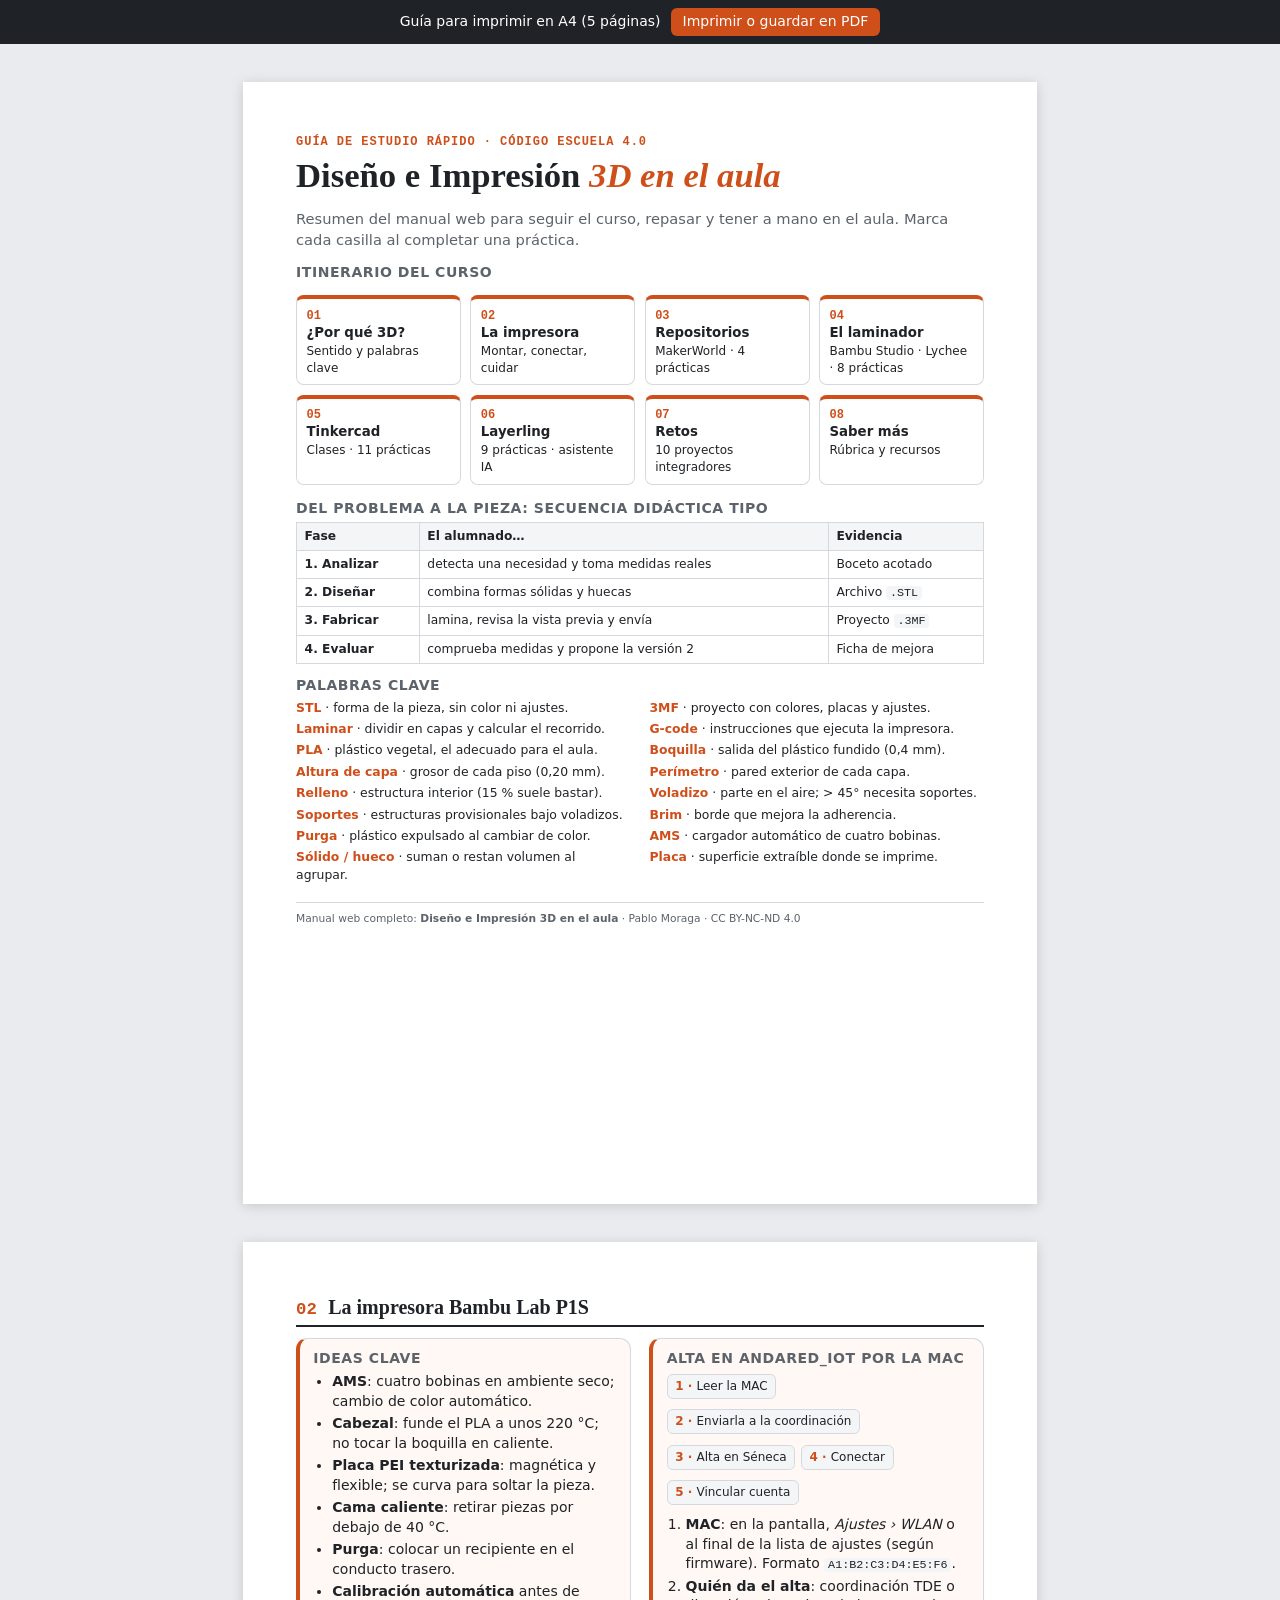
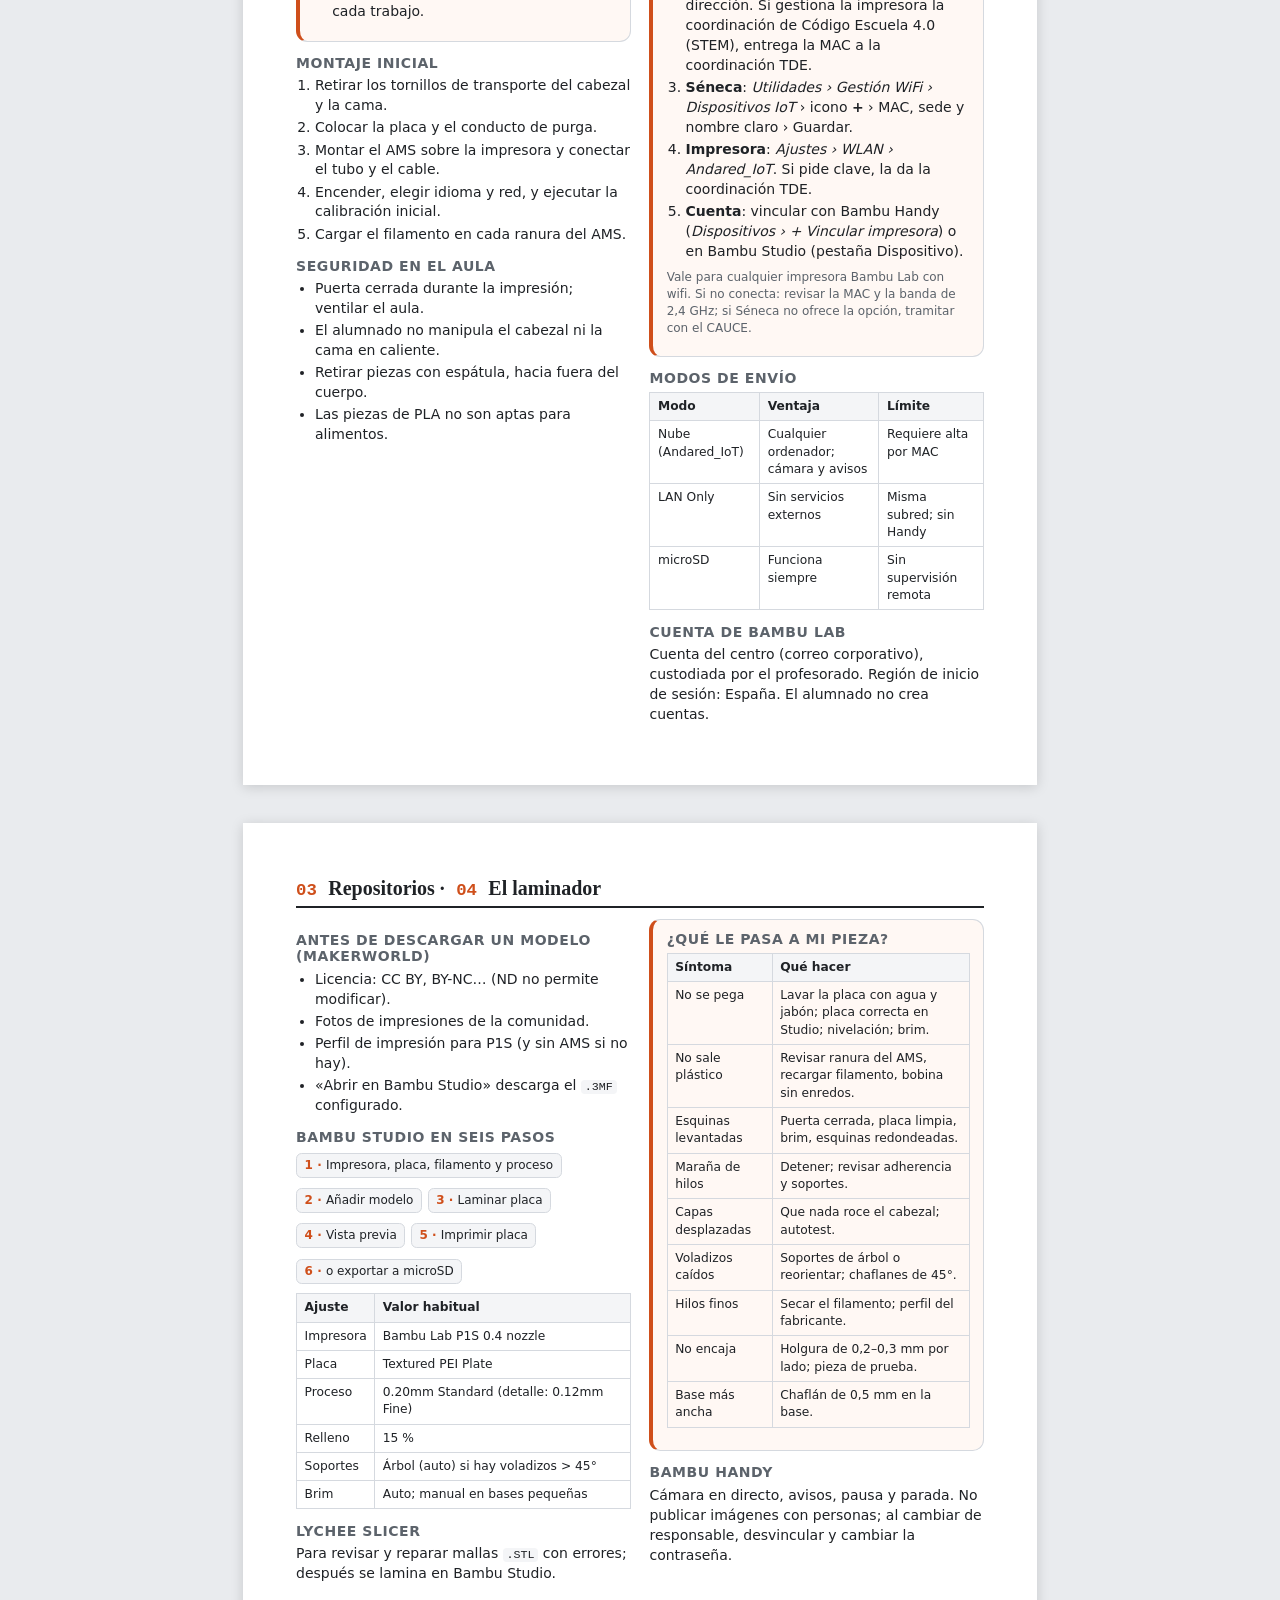
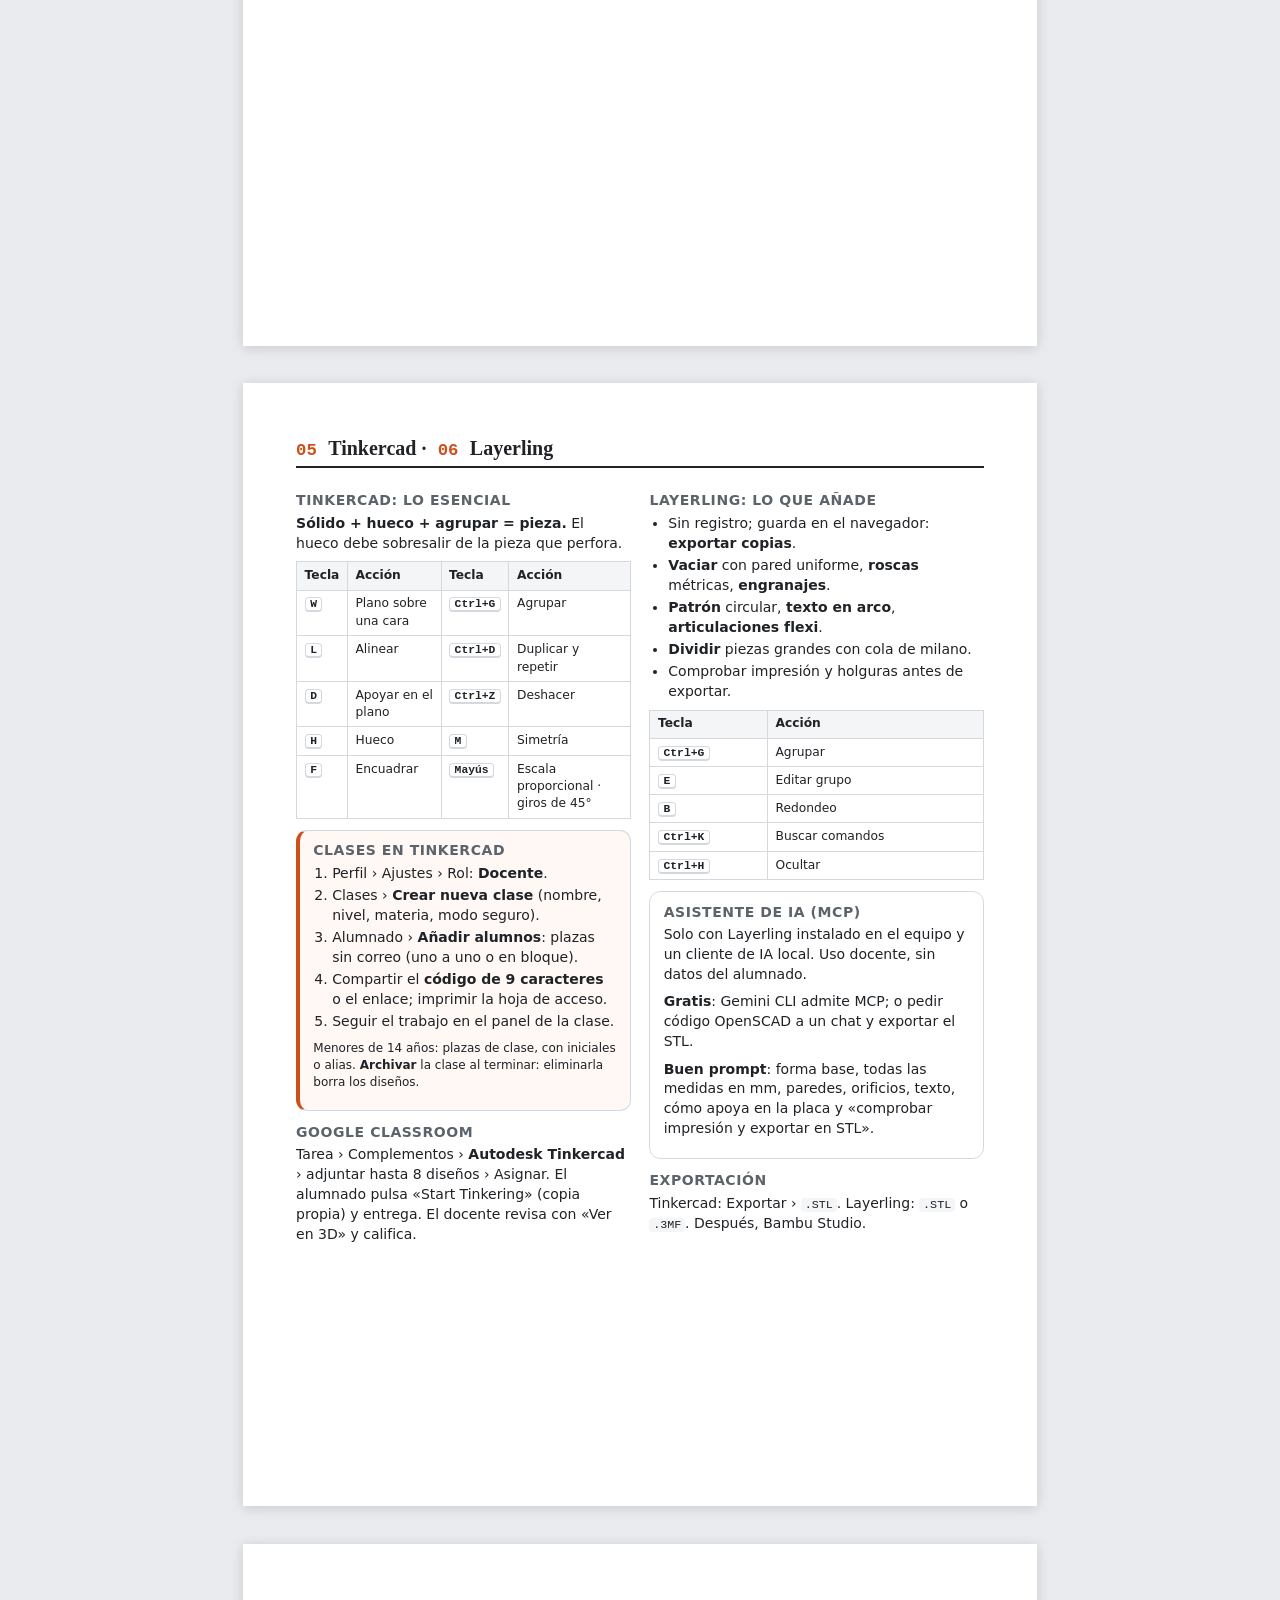
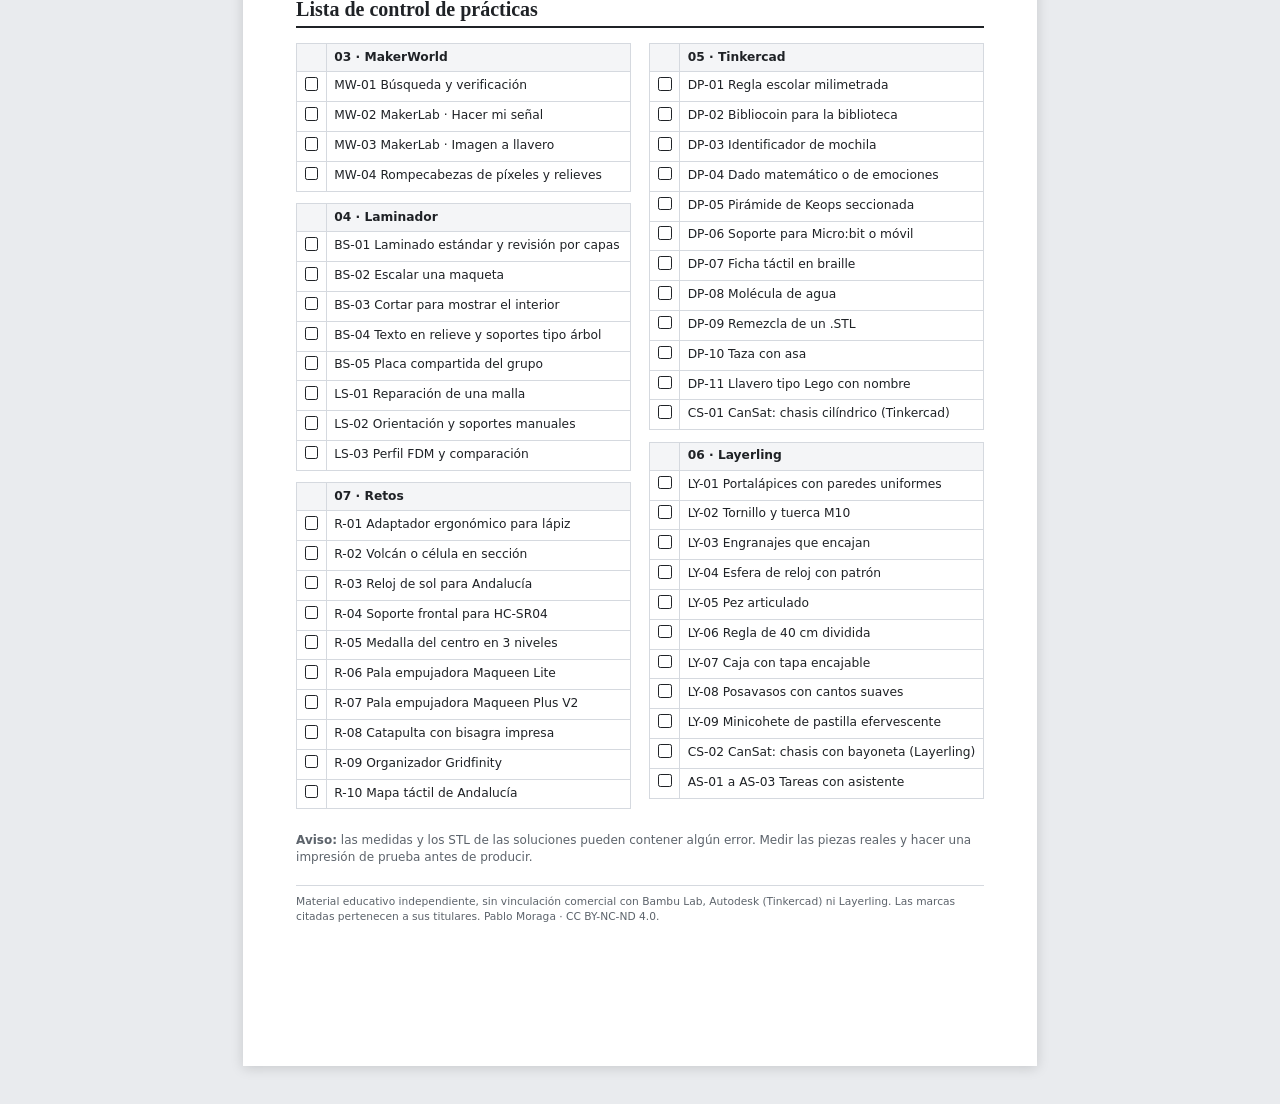
<file: guia-imprimible.html>
<!doctype html>
<html lang="es">
<head>
<meta charset="utf-8">
<meta name="viewport" content="width=device-width, initial-scale=1">
<title>Guía de estudio rápido · Diseño e Impresión 3D en el aula</title>
<style>
@page{size:A4;margin:14mm 14mm 16mm}
:root{--ink:#1f2226;--muted:#5c636b;--line:#d5d9df;--acc:#cf4f1b;--bg2:#f4f5f7}
*{box-sizing:border-box}
body{margin:0;background:#e9ebee;color:var(--ink);font:10.5pt/1.42 system-ui,"Segoe UI",Arial,sans-serif}
.sheet{width:210mm;min-height:297mm;margin:10mm auto;background:#fff;padding:14mm;box-shadow:0 2px 12px rgba(0,0,0,.15)}
@media print{body{background:#fff}.sheet{margin:0;box-shadow:none;width:auto;min-height:0;padding:0;page-break-after:always}.sheet:last-child{page-break-after:auto}.noprint{display:none}}
h1{font:700 26pt/1.1 Georgia,serif;margin:0 0 4mm}
h1 em{color:var(--acc);font-style:italic}
h2{font:700 15pt/1.2 Georgia,serif;margin:0 0 3mm;display:flex;align-items:baseline;gap:3mm;border-bottom:2px solid var(--ink);padding-bottom:1.5mm}
h2 .n{font:700 13pt ui-monospace,Consolas,monospace;color:var(--acc)}
h3{font:700 10.5pt system-ui,sans-serif;margin:3.5mm 0 1.5mm;text-transform:uppercase;letter-spacing:.04em;color:var(--muted)}
p{margin:0 0 2mm}
ul,ol{margin:0 0 2mm;padding-left:5mm}li{margin:.6mm 0}
.cols{display:grid;grid-template-columns:1fr 1fr;gap:5mm}
.box{border:1px solid var(--line);border-radius:3mm;padding:3mm 3.5mm;margin-bottom:3mm;break-inside:avoid}
.box.key{border-left:4px solid var(--acc);background:#fff8f4}
.kick{color:var(--muted);font-size:11pt}
.route{display:grid;grid-template-columns:repeat(4,1fr);gap:2.5mm;margin:4mm 0}
.route div{border:1px solid var(--line);border-top:4px solid var(--acc);border-radius:2mm;padding:2mm 2.5mm;font-size:9pt}
.route b{display:block;font-size:10pt}.route span{font:700 9pt ui-monospace,monospace;color:var(--acc)}
table{width:100%;border-collapse:collapse;font-size:9.2pt;margin:1mm 0 3mm}
th,td{border:1px solid var(--line);padding:1.3mm 2mm;text-align:left;vertical-align:top}
th{background:var(--bg2)}
.check td:first-child{width:6mm;text-align:center}
.cb{display:inline-block;width:3.6mm;height:3.6mm;border:1.2px solid var(--ink);border-radius:.6mm}
kbd{font:600 8.5pt ui-monospace,monospace;border:1px solid var(--line);border-bottom-width:2px;border-radius:1mm;padding:0 1.2mm;background:#fff}
code{font:8.8pt ui-monospace,monospace;background:var(--bg2);padding:0 1mm;border-radius:1mm}
.gl{display:grid;grid-template-columns:1fr 1fr;gap:1mm 5mm;font-size:9.3pt}
.gl div b{color:var(--acc)}
.flow{display:flex;flex-wrap:wrap;gap:1.5mm;list-style:none;padding:0;margin:1mm 0 2mm;counter-reset:f}
.flow li{counter-increment:f;border:1px solid var(--line);border-radius:1.5mm;padding:.8mm 2mm;font-size:9pt;background:var(--bg2)}
.flow li::before{content:counter(f) " · ";font-weight:700;color:var(--acc)}
.foot{margin-top:5mm;font-size:8pt;color:var(--muted);border-top:1px solid var(--line);padding-top:2mm}
.lines{border-bottom:1px solid var(--line);height:7mm}
.noprint{position:sticky;top:0;background:#1f2226;color:#fff;padding:8px 16px;text-align:center;font-size:14px;z-index:2}
.noprint button{font:inherit;margin-left:10px;padding:4px 12px;border-radius:6px;border:0;background:#cf4f1b;color:#fff;cursor:pointer}
@media screen and (max-width:820px){.sheet{width:auto;margin:0;padding:16px}.cols,.gl{grid-template-columns:1fr}.route{grid-template-columns:1fr 1fr}}
</style>
</head>
<body>
<div class="noprint">Guía para imprimir en A4 (5 páginas)<button type="button" onclick="window.print()">Imprimir o guardar en PDF</button></div>

<!-- PÁGINA 1 -->
<section class="sheet">
  <p style="font:700 9pt ui-monospace,monospace;color:var(--acc);letter-spacing:.08em;margin:0 0 2mm">GUÍA DE ESTUDIO RÁPIDO · CÓDIGO ESCUELA 4.0</p>
  <h1>Diseño e Impresión <em>3D en el aula</em></h1>
  <p class="kick">Resumen del manual web para seguir el curso, repasar y tener a mano en el aula. Marca cada casilla al completar una práctica.</p>

  <h3>Itinerario del curso</h3>
  <div class="route">
    <div><span>01</span><b>¿Por qué 3D?</b>Sentido y palabras clave</div>
    <div><span>02</span><b>La impresora</b>Montar, conectar, cuidar</div>
    <div><span>03</span><b>Repositorios</b>MakerWorld · 4 prácticas</div>
    <div><span>04</span><b>El laminador</b>Bambu Studio · Lychee · 8 prácticas</div>
    <div><span>05</span><b>Tinkercad</b>Clases · 11 prácticas</div>
    <div><span>06</span><b>Layerling</b>9 prácticas · asistente IA</div>
    <div><span>07</span><b>Retos</b>10 proyectos integradores</div>
    <div><span>08</span><b>Saber más</b>Rúbrica y recursos</div>
  </div>

  <h3>Del problema a la pieza: secuencia didáctica tipo</h3>
  <table>
    <tr><th>Fase</th><th>El alumnado…</th><th>Evidencia</th></tr>
    <tr><td><b>1. Analizar</b></td><td>detecta una necesidad y toma medidas reales</td><td>Boceto acotado</td></tr>
    <tr><td><b>2. Diseñar</b></td><td>combina formas sólidas y huecas</td><td>Archivo <code>.STL</code></td></tr>
    <tr><td><b>3. Fabricar</b></td><td>lamina, revisa la vista previa y envía</td><td>Proyecto <code>.3MF</code></td></tr>
    <tr><td><b>4. Evaluar</b></td><td>comprueba medidas y propone la versión 2</td><td>Ficha de mejora</td></tr>
  </table>

  <h3>Palabras clave</h3>
  <div class="gl">
    <div><b>STL</b> · forma de la pieza, sin color ni ajustes.</div>
    <div><b>3MF</b> · proyecto con colores, placas y ajustes.</div>
    <div><b>Laminar</b> · dividir en capas y calcular el recorrido.</div>
    <div><b>G-code</b> · instrucciones que ejecuta la impresora.</div>
    <div><b>PLA</b> · plástico vegetal, el adecuado para el aula.</div>
    <div><b>Boquilla</b> · salida del plástico fundido (0,4 mm).</div>
    <div><b>Altura de capa</b> · grosor de cada piso (0,20 mm).</div>
    <div><b>Perímetro</b> · pared exterior de cada capa.</div>
    <div><b>Relleno</b> · estructura interior (15 % suele bastar).</div>
    <div><b>Voladizo</b> · parte en el aire; &gt; 45° necesita soportes.</div>
    <div><b>Soportes</b> · estructuras provisionales bajo voladizos.</div>
    <div><b>Brim</b> · borde que mejora la adherencia.</div>
    <div><b>Purga</b> · plástico expulsado al cambiar de color.</div>
    <div><b>AMS</b> · cargador automático de cuatro bobinas.</div>
    <div><b>Sólido / hueco</b> · suman o restan volumen al agrupar.</div>
    <div><b>Placa</b> · superficie extraíble donde se imprime.</div>
  </div>
  <p class="foot">Manual web completo: <b>Diseño e Impresión 3D en el aula</b> · Pablo Moraga · CC BY-NC-ND 4.0</p>
</section>

<!-- PÁGINA 2 -->
<section class="sheet">
  <h2><span class="n">02</span>La impresora Bambu Lab P1S</h2>
  <div class="cols">
    <div>
      <div class="box key"><h3 style="margin-top:0">Ideas clave</h3><ul>
        <li><b>AMS</b>: cuatro bobinas en ambiente seco; cambio de color automático.</li>
        <li><b>Cabezal</b>: funde el PLA a unos 220 °C; no tocar la boquilla en caliente.</li>
        <li><b>Placa PEI texturizada</b>: magnética y flexible; se curva para soltar la pieza.</li>
        <li><b>Cama caliente</b>: retirar piezas por debajo de 40 °C.</li>
        <li><b>Purga</b>: colocar un recipiente en el conducto trasero.</li>
        <li><b>Calibración automática</b> antes de cada trabajo.</li>
      </ul></div>
      <h3>Montaje inicial</h3>
      <ol><li>Retirar los tornillos de transporte del cabezal y la cama.</li><li>Colocar la placa y el conducto de purga.</li><li>Montar el AMS sobre la impresora y conectar el tubo y el cable.</li><li>Encender, elegir idioma y red, y ejecutar la calibración inicial.</li><li>Cargar el filamento en cada ranura del AMS.</li></ol>
      <h3>Seguridad en el aula</h3>
      <ul><li>Puerta cerrada durante la impresión; ventilar el aula.</li><li>El alumnado no manipula el cabezal ni la cama en caliente.</li><li>Retirar piezas con espátula, hacia fuera del cuerpo.</li><li>Las piezas de PLA no son aptas para alimentos.</li></ul>
    </div>
    <div>
      <div class="box key"><h3 style="margin-top:0">Alta en Andared_IoT por la MAC</h3>
        <ol class="flow"><li>Leer la MAC</li><li>Enviarla a la coordinación</li><li>Alta en Séneca</li><li>Conectar</li><li>Vincular cuenta</li></ol>
        <ol>
          <li><b>MAC</b>: en la pantalla, <i>Ajustes › WLAN</i> o al final de la lista de ajustes (según firmware). Formato <code>A1:B2:C3:D4:E5:F6</code>.</li>
          <li><b>Quién da el alta</b>: coordinación TDE o dirección. Si gestiona la impresora la coordinación de Código Escuela 4.0 (STEM), entrega la MAC a la coordinación TDE.</li>
          <li><b>Séneca</b>: <i>Utilidades › Gestión WiFi › Dispositivos IoT</i> › icono <b>+</b> › MAC, sede y nombre claro › Guardar.</li>
          <li><b>Impresora</b>: <i>Ajustes › WLAN › Andared_IoT</i>. Si pide clave, la da la coordinación TDE.</li>
          <li><b>Cuenta</b>: vincular con Bambu Handy (<i>Dispositivos › + Vincular impresora</i>) o en Bambu Studio (pestaña Dispositivo).</li>
        </ol>
        <p style="font-size:9pt;color:var(--muted)">Vale para cualquier impresora Bambu Lab con wifi. Si no conecta: revisar la MAC y la banda de 2,4 GHz; si Séneca no ofrece la opción, tramitar con el CAUCE.</p>
      </div>
      <h3>Modos de envío</h3>
      <table><tr><th>Modo</th><th>Ventaja</th><th>Límite</th></tr>
        <tr><td>Nube (Andared_IoT)</td><td>Cualquier ordenador; cámara y avisos</td><td>Requiere alta por MAC</td></tr>
        <tr><td>LAN Only</td><td>Sin servicios externos</td><td>Misma subred; sin Handy</td></tr>
        <tr><td>microSD</td><td>Funciona siempre</td><td>Sin supervisión remota</td></tr></table>
      <h3>Cuenta de Bambu Lab</h3>
      <p>Cuenta del centro (correo corporativo), custodiada por el profesorado. Región de inicio de sesión: España. El alumnado no crea cuentas.</p>
    </div>
  </div>
</section>

<!-- PÁGINA 3 -->
<section class="sheet">
  <h2><span class="n">03</span>Repositorios · <span class="n">04</span>El laminador</h2>
  <div class="cols">
    <div>
      <h3>Antes de descargar un modelo (MakerWorld)</h3>
      <ul><li>Licencia: CC BY, BY-NC… (ND no permite modificar).</li><li>Fotos de impresiones de la comunidad.</li><li>Perfil de impresión para P1S (y sin AMS si no hay).</li><li>«Abrir en Bambu Studio» descarga el <code>.3MF</code> configurado.</li></ul>
      <h3>Bambu Studio en seis pasos</h3>
      <ol class="flow"><li>Impresora, placa, filamento y proceso</li><li>Añadir modelo</li><li>Laminar placa</li><li>Vista previa</li><li>Imprimir placa</li><li>o exportar a microSD</li></ol>
      <table><tr><th>Ajuste</th><th>Valor habitual</th></tr>
        <tr><td>Impresora</td><td>Bambu Lab P1S 0.4 nozzle</td></tr><tr><td>Placa</td><td>Textured PEI Plate</td></tr>
        <tr><td>Proceso</td><td>0.20mm Standard (detalle: 0.12mm Fine)</td></tr><tr><td>Relleno</td><td>15 %</td></tr>
        <tr><td>Soportes</td><td>Árbol (auto) si hay voladizos &gt; 45°</td></tr><tr><td>Brim</td><td>Auto; manual en bases pequeñas</td></tr></table>
      <h3>Lychee Slicer</h3>
      <p>Para revisar y reparar mallas <code>.STL</code> con errores; después se lamina en Bambu Studio.</p>
    </div>
    <div>
      <div class="box key"><h3 style="margin-top:0">¿Qué le pasa a mi pieza?</h3>
      <table><tr><th>Síntoma</th><th>Qué hacer</th></tr>
        <tr><td>No se pega</td><td>Lavar la placa con agua y jabón; placa correcta en Studio; nivelación; brim.</td></tr>
        <tr><td>No sale plástico</td><td>Revisar ranura del AMS, recargar filamento, bobina sin enredos.</td></tr>
        <tr><td>Esquinas levantadas</td><td>Puerta cerrada, placa limpia, brim, esquinas redondeadas.</td></tr>
        <tr><td>Maraña de hilos</td><td>Detener; revisar adherencia y soportes.</td></tr>
        <tr><td>Capas desplazadas</td><td>Que nada roce el cabezal; autotest.</td></tr>
        <tr><td>Voladizos caídos</td><td>Soportes de árbol o reorientar; chaflanes de 45°.</td></tr>
        <tr><td>Hilos finos</td><td>Secar el filamento; perfil del fabricante.</td></tr>
        <tr><td>No encaja</td><td>Holgura de 0,2–0,3 mm por lado; pieza de prueba.</td></tr>
        <tr><td>Base más ancha</td><td>Chaflán de 0,5 mm en la base.</td></tr></table></div>
      <h3>Bambu Handy</h3>
      <p>Cámara en directo, avisos, pausa y parada. No publicar imágenes con personas; al cambiar de responsable, desvincular y cambiar la contraseña.</p>
    </div>
  </div>
</section>

<!-- PÁGINA 4 -->
<section class="sheet">
  <h2><span class="n">05</span>Tinkercad · <span class="n">06</span>Layerling</h2>
  <div class="cols">
    <div>
      <h3>Tinkercad: lo esencial</h3>
      <p><b>Sólido + hueco + agrupar = pieza.</b> El hueco debe sobresalir de la pieza que perfora.</p>
      <table><tr><th>Tecla</th><th>Acción</th><th>Tecla</th><th>Acción</th></tr>
        <tr><td><kbd>W</kbd></td><td>Plano sobre una cara</td><td><kbd>Ctrl+G</kbd></td><td>Agrupar</td></tr>
        <tr><td><kbd>L</kbd></td><td>Alinear</td><td><kbd>Ctrl+D</kbd></td><td>Duplicar y repetir</td></tr>
        <tr><td><kbd>D</kbd></td><td>Apoyar en el plano</td><td><kbd>Ctrl+Z</kbd></td><td>Deshacer</td></tr>
        <tr><td><kbd>H</kbd></td><td>Hueco</td><td><kbd>M</kbd></td><td>Simetría</td></tr>
        <tr><td><kbd>F</kbd></td><td>Encuadrar</td><td><kbd>Mayús</kbd></td><td>Escala proporcional · giros de 45°</td></tr></table>
      <div class="box key"><h3 style="margin-top:0">Clases en Tinkercad</h3>
        <ol><li>Perfil › Ajustes › Rol: <b>Docente</b>.</li><li>Clases › <b>Crear nueva clase</b> (nombre, nivel, materia, modo seguro).</li><li>Alumnado › <b>Añadir alumnos</b>: plazas sin correo (uno a uno o en bloque).</li><li>Compartir el <b>código de 9 caracteres</b> o el enlace; imprimir la hoja de acceso.</li><li>Seguir el trabajo en el panel de la clase.</li></ol>
        <p style="font-size:9pt">Menores de 14 años: plazas de clase, con iniciales o alias. <b>Archivar</b> la clase al terminar: eliminarla borra los diseños.</p></div>
      <h3>Google Classroom</h3>
      <p>Tarea › Complementos › <b>Autodesk Tinkercad</b> › adjuntar hasta 8 diseños › Asignar. El alumnado pulsa «Start Tinkering» (copia propia) y entrega. El docente revisa con «Ver en 3D» y califica.</p>
    </div>
    <div>
      <h3>Layerling: lo que añade</h3>
      <ul><li>Sin registro; guarda en el navegador: <b>exportar copias</b>.</li><li><b>Vaciar</b> con pared uniforme, <b>roscas</b> métricas, <b>engranajes</b>.</li><li><b>Patrón</b> circular, <b>texto en arco</b>, <b>articulaciones flexi</b>.</li><li><b>Dividir</b> piezas grandes con cola de milano.</li><li>Comprobar impresión y holguras antes de exportar.</li></ul>
      <table><tr><th>Tecla</th><th>Acción</th></tr>
        <tr><td><kbd>Ctrl+G</kbd></td><td>Agrupar</td></tr><tr><td><kbd>E</kbd></td><td>Editar grupo</td></tr><tr><td><kbd>B</kbd></td><td>Redondeo</td></tr>
        <tr><td><kbd>Ctrl+K</kbd></td><td>Buscar comandos</td></tr><tr><td><kbd>Ctrl+H</kbd></td><td>Ocultar</td></tr></table>
      <div class="box"><h3 style="margin-top:0">Asistente de IA (MCP)</h3>
        <p>Solo con Layerling instalado en el equipo y un cliente de IA local. Uso docente, sin datos del alumnado.</p>
        <p><b>Gratis</b>: Gemini CLI admite MCP; o pedir código OpenSCAD a un chat y exportar el STL.</p>
        <p><b>Buen prompt</b>: forma base, todas las medidas en mm, paredes, orificios, texto, cómo apoya en la placa y «comprobar impresión y exportar en STL».</p></div>
      <h3>Exportación</h3>
      <p>Tinkercad: Exportar › <code>.STL</code>. Layerling: <code>.STL</code> o <code>.3MF</code>. Después, Bambu Studio.</p>
    </div>
  </div>
</section>

<!-- PÁGINA 5 -->
<section class="sheet">
  <h2>Lista de control de prácticas</h2>
  <div class="cols">
    <div>
      <table class="check"><tr><th></th><th>03 · MakerWorld</th></tr>
        <tr><td><span class="cb"></span></td><td>MW-01 Búsqueda y verificación</td></tr><tr><td><span class="cb"></span></td><td>MW-02 MakerLab · Hacer mi señal</td></tr>
        <tr><td><span class="cb"></span></td><td>MW-03 MakerLab · Imagen a llavero</td></tr><tr><td><span class="cb"></span></td><td>MW-04 Rompecabezas de píxeles y relieves</td></tr></table>
      <table class="check"><tr><th></th><th>04 · Laminador</th></tr>
        <tr><td><span class="cb"></span></td><td>BS-01 Laminado estándar y revisión por capas</td></tr><tr><td><span class="cb"></span></td><td>BS-02 Escalar una maqueta</td></tr>
        <tr><td><span class="cb"></span></td><td>BS-03 Cortar para mostrar el interior</td></tr><tr><td><span class="cb"></span></td><td>BS-04 Texto en relieve y soportes tipo árbol</td></tr>
        <tr><td><span class="cb"></span></td><td>BS-05 Placa compartida del grupo</td></tr><tr><td><span class="cb"></span></td><td>LS-01 Reparación de una malla</td></tr>
        <tr><td><span class="cb"></span></td><td>LS-02 Orientación y soportes manuales</td></tr><tr><td><span class="cb"></span></td><td>LS-03 Perfil FDM y comparación</td></tr></table>
      <table class="check"><tr><th></th><th>07 · Retos</th></tr>
        <tr><td><span class="cb"></span></td><td>R-01 Adaptador ergonómico para lápiz</td></tr>
        <tr><td><span class="cb"></span></td><td>R-02 Volcán o célula en sección</td></tr>
        <tr><td><span class="cb"></span></td><td>R-03 Reloj de sol para Andalucía</td></tr>
        <tr><td><span class="cb"></span></td><td>R-04 Soporte frontal para HC-SR04</td></tr>
        <tr><td><span class="cb"></span></td><td>R-05 Medalla del centro en 3 niveles</td></tr>
        <tr><td><span class="cb"></span></td><td>R-06 Pala empujadora Maqueen Lite</td></tr>
        <tr><td><span class="cb"></span></td><td>R-07 Pala empujadora Maqueen Plus V2</td></tr>
        <tr><td><span class="cb"></span></td><td>R-08 Catapulta con bisagra impresa</td></tr>
        <tr><td><span class="cb"></span></td><td>R-09 Organizador Gridfinity</td></tr>
        <tr><td><span class="cb"></span></td><td>R-10 Mapa táctil de Andalucía</td></tr></table>
    </div>
    <div>
      <table class="check"><tr><th></th><th>05 · Tinkercad</th></tr>
        <tr><td><span class="cb"></span></td><td>DP-01 Regla escolar milimetrada</td></tr>
        <tr><td><span class="cb"></span></td><td>DP-02 Bibliocoin para la biblioteca</td></tr>
        <tr><td><span class="cb"></span></td><td>DP-03 Identificador de mochila</td></tr>
        <tr><td><span class="cb"></span></td><td>DP-04 Dado matemático o de emociones</td></tr>
        <tr><td><span class="cb"></span></td><td>DP-05 Pirámide de Keops seccionada</td></tr>
        <tr><td><span class="cb"></span></td><td>DP-06 Soporte para Micro:bit o móvil</td></tr>
        <tr><td><span class="cb"></span></td><td>DP-07 Ficha táctil en braille</td></tr>
        <tr><td><span class="cb"></span></td><td>DP-08 Molécula de agua</td></tr>
        <tr><td><span class="cb"></span></td><td>DP-09 Remezcla de un .STL</td></tr>
        <tr><td><span class="cb"></span></td><td>DP-10 Taza con asa</td></tr>
        <tr><td><span class="cb"></span></td><td>DP-11 Llavero tipo Lego con nombre</td></tr>
        <tr><td><span class="cb"></span></td><td>CS-01 CanSat: chasis cilíndrico (Tinkercad)</td></tr></table>
      <table class="check"><tr><th></th><th>06 · Layerling</th></tr>
        <tr><td><span class="cb"></span></td><td>LY-01 Portalápices con paredes uniformes</td></tr>
        <tr><td><span class="cb"></span></td><td>LY-02 Tornillo y tuerca M10</td></tr>
        <tr><td><span class="cb"></span></td><td>LY-03 Engranajes que encajan</td></tr>
        <tr><td><span class="cb"></span></td><td>LY-04 Esfera de reloj con patrón</td></tr>
        <tr><td><span class="cb"></span></td><td>LY-05 Pez articulado</td></tr>
        <tr><td><span class="cb"></span></td><td>LY-06 Regla de 40 cm dividida</td></tr>
        <tr><td><span class="cb"></span></td><td>LY-07 Caja con tapa encajable</td></tr>
        <tr><td><span class="cb"></span></td><td>LY-08 Posavasos con cantos suaves</td></tr>
        <tr><td><span class="cb"></span></td><td>LY-09 Minicohete de pastilla efervescente</td></tr>
        <tr><td><span class="cb"></span></td><td>CS-02 CanSat: chasis con bayoneta (Layerling)</td></tr>
        <tr><td><span class="cb"></span></td><td>AS-01 a AS-03 Tareas con asistente</td></tr></table>
    </div>
  </div>
  <p style="font-size:9pt;color:var(--muted);margin-top:3mm"><b>Aviso:</b> las medidas y los STL de las soluciones pueden contener algún error. Medir las piezas reales y hacer una impresión de prueba antes de producir.</p>
  <p class="foot">Material educativo independiente, sin vinculación comercial con Bambu Lab, Autodesk (Tinkercad) ni Layerling. Las marcas citadas pertenecen a sus titulares. Pablo Moraga · CC BY-NC-ND 4.0.</p>
</section>

</body>
</html>
</file>
<file: css/estilo.css>
:root{
  --bg:#eceef1;--bg2:#e3e6ea;--card:#fbfbfc;--ink:#1f2226;--muted:#585e66;--line:#d5d9df;--cad:rgba(96,108,122,.32);
  --accent:#cf4f1b;--accent-ink:#a93c0f;--accent-l:#f3b08f;--accent-d:#9c3a12;--soft:#fbece3;
  --teal:#1d7386;--teal-soft:#e3f0f2;--yellow:#e2ad1f;--green:#3c8a46;--green-soft:#e6f2e7;--red:#c53a2f;
  --hole:rgba(120,130,140,.28);--gridln:#e4e7eb;--anim-bg:#f6f7f9;
  --px-k:#1e1d1a;--px-w:#ffffff;--px-g:#a39e95;
  --shadow:0 1px 0 rgba(0,0,0,.03),0 10px 24px -18px rgba(0,0,0,.25);
  --serif:"Iowan Old Style","Palatino Linotype",Palatino,"Book Antiqua",Georgia,serif;
  --sans:system-ui,-apple-system,"Segoe UI",Roboto,"Helvetica Neue",Arial,sans-serif;
  --mono:ui-monospace,"Cascadia Mono","SFMono-Regular",Consolas,"Liberation Mono",monospace;
  --hh:62px;
  color-scheme:light;
}
@media (prefers-color-scheme:dark){
  :root:not([data-theme="light"]){
    --bg:#121317;--bg2:#1a1c21;--card:#1d1f25;--ink:#ebe8e1;--muted:#a5a198;--line:#2e3139;
    --accent:#ee7440;--accent-ink:#f59265;--accent-l:#f2a27c;--accent-d:#b4501f;--soft:#2a1f1a;
    --teal:#4bb0c3;--teal-soft:#15282c;--yellow:#e8b93a;--green:#5fb36a;--green-soft:#17261a;--red:#e0584c;
    --hole:rgba(170,180,190,.22);--gridln:#25282f;--anim-bg:#17191e;
    --px-k:#e6e2d9;--px-w:#2b2e36;--px-g:#7d7a73;
    --shadow:0 1px 0 rgba(0,0,0,.2),0 10px 24px -18px rgba(0,0,0,.6);
    color-scheme:dark;
  }
}
:root[data-theme="dark"]{
  --bg:#121317;--bg2:#1a1c21;--card:#1d1f25;--ink:#ebe8e1;--muted:#a5a198;--line:#2e3139;
  --accent:#ee7440;--accent-ink:#f59265;--accent-l:#f2a27c;--accent-d:#b4501f;--soft:#2a1f1a;
  --teal:#4bb0c3;--teal-soft:#15282c;--yellow:#e8b93a;--green:#5fb36a;--green-soft:#17261a;--red:#e0584c;
  --hole:rgba(170,180,190,.22);--gridln:#25282f;--anim-bg:#17191e;
  --px-k:#e6e2d9;--px-w:#2b2e36;--px-g:#7d7a73;
  --shadow:0 1px 0 rgba(0,0,0,.2),0 10px 24px -18px rgba(0,0,0,.6);
  color-scheme:dark;
}
*{box-sizing:border-box}
html{scroll-behavior:smooth}
body{margin:0;background:var(--bg);color:var(--ink);font:16px/1.62 var(--sans);-webkit-font-smoothing:antialiased;overflow-x:hidden}
a{color:var(--accent-ink)}
a:hover{color:var(--accent)}
img,svg{max-width:100%}
h1,h2,h3,h4{font-family:var(--serif);font-weight:600;line-height:1.2;margin:0 0 .5em;letter-spacing:-.01em}
h3{font-size:1.4rem}
h4{font-size:1.12rem}
p{margin:0 0 .8em}
code,kbd{font-family:var(--mono);font-size:.86em}
code{background:var(--bg2);border:1px solid var(--line);padding:1px 5px;border-radius:4px}
kbd{display:inline-block;min-width:1.6em;text-align:center;padding:0 5px;border:1px solid var(--line);border-bottom-width:2px;border-radius:4px;background:var(--card);color:var(--ink);line-height:1.5}
.wrap{max-width:1140px;margin:0 auto;padding:0 24px}
.skip{position:absolute;left:-999px;top:0;background:var(--ink);color:var(--bg);padding:8px 12px;z-index:100}
.skip:focus{left:8px;top:8px}
:focus-visible{outline:2px solid var(--accent);outline-offset:2px}

/* Pixel icons */
.px{display:inline-block;width:28px;height:28px;flex:0 0 auto;vertical-align:middle}
.px svg{width:100%;height:100%;display:block}
:root[data-theme="dark"] .px svg.i16{filter:drop-shadow(0 0 1px rgba(255,255,255,.55))}
@media (prefers-color-scheme:dark){:root:not([data-theme="light"]) .px svg.i16{filter:drop-shadow(0 0 1px rgba(255,255,255,.55))}}
.c-k{fill:var(--px-k)}.c-w{fill:var(--px-w)}.c-g{fill:var(--px-g)}.c-o,.c-L{fill:var(--accent)}
.c-t{fill:var(--teal)}.c-y{fill:var(--yellow)}.c-n{fill:var(--green)}.c-r{fill:var(--red)}
.c-d{fill:#4a4f57}.c-m{fill:#8d939b}.c-l{fill:#d5d9de}.c-h{fill:#d8432f}.c-b{fill:#e3b552}.c-B{fill:#9a6f1e}
.led{animation:led 1.6s steps(1,end) infinite}
@keyframes led{50%{fill:var(--yellow)}}
.pm-head{animation:pmHead 3.2s steps(10,end) infinite alternate}
@keyframes pmHead{from{transform:translateX(0)}to{transform:translateX(10px)}}
.pm-obj{transform-origin:16px 28px;animation:pmGrow 6.4s steps(6,end) infinite}
@keyframes pmGrow{from{transform:scaleY(.17)}to{transform:scaleY(1)}}
.mascot .px{aspect-ratio:32/38 !important}
.brand .px{width:30px;height:30px}

/* Header */
.top{position:fixed;inset:0 0 auto 0;z-index:50;background:var(--bg);background:color-mix(in srgb,var(--bg) 90%,transparent);backdrop-filter:saturate(1.4) blur(8px);-webkit-backdrop-filter:saturate(1.4) blur(8px);border-bottom:1px solid var(--line)}
.top-in{display:flex;align-items:center;gap:14px;min-height:var(--hh)}
.brand{display:flex;align-items:center;gap:10px;font-weight:600;font-size:14.5px;color:var(--ink);text-decoration:none;min-width:0}
.brand span{white-space:nowrap;overflow:hidden;text-overflow:ellipsis}
.brand .px{width:26px;height:26px}
.brand:hover{color:var(--ink)}
nav.main{display:flex;gap:2px;margin-left:auto}
nav.main a{font:500 12.5px var(--mono);padding:6px 8px;border-radius:6px;color:var(--muted);text-decoration:none;white-space:nowrap}
nav.main a b{color:var(--accent);font-weight:700;margin-right:3px}
nav.main a:hover,nav.main a.on{background:var(--bg2);color:var(--ink)}
.tools{display:flex;align-items:center;gap:8px}
.prog{display:flex;align-items:center;gap:8px;font:12px var(--mono);color:var(--muted);white-space:nowrap}
.bar{width:84px;height:6px;background:var(--line);border-radius:3px;overflow:hidden}
.bar i{display:block;height:100%;width:0;background:var(--green);transition:width .35s ease}
.ibtn{border:1px solid var(--line);background:var(--card);color:var(--ink);border-radius:8px;width:32px;height:32px;cursor:pointer;display:grid;place-items:center;font-size:15px;line-height:1;padding:0}
.ibtn:hover{border-color:var(--accent)}
@media (min-width:1061px) and (max-width:1440px){.brand span{display:none}nav.main a{padding:6px 6px}}
@media (max-width:1060px){
  :root{--hh:56px}
  .top-in{flex-wrap:wrap;gap:8px 12px;padding-top:6px}
  .tools{margin-left:auto}
  nav.main{order:3;width:100%;margin:0 -8px;overflow-x:auto;scrollbar-width:none;padding-bottom:6px}
  nav.main::-webkit-scrollbar{display:none}
  main{--offset:112px}
}
@media (max-width:560px){.bar{width:52px}.brand{font-size:13px}.wrap{padding:0 16px}}

/* Hero */
main{--offset:84px}
section[id]{scroll-margin-top:var(--offset)}
.hero{padding:calc(var(--offset) + 48px) 0 56px;border-bottom:1px solid var(--line)}
.hero-grid{display:grid;grid-template-columns:1.35fr .65fr;gap:40px;align-items:center}
.eyebrow{font:600 12px var(--mono);letter-spacing:.08em;text-transform:uppercase;color:var(--accent-ink);display:inline-flex;align-items:center;gap:8px;border:1px solid var(--line);background:var(--card);padding:5px 10px;border-radius:999px}
.eyebrow::before{content:"";width:7px;height:7px;background:var(--accent)}
.hero h1{font-size:clamp(2.5rem,6.4vw,4.5rem);line-height:1.02;margin:22px 0 18px;letter-spacing:-.025em}
.hero h1 em{color:var(--accent);font-style:italic}
.lead{font-size:1.14rem;color:var(--muted);max-width:640px}
.lead strong{color:var(--ink)}
.cta{display:flex;flex-wrap:wrap;gap:12px;margin:26px 0 28px}
.btn{display:inline-flex;align-items:center;gap:8px;padding:11px 18px;border-radius:8px;font-weight:600;text-decoration:none;border:1px solid var(--ink);font-size:15px}
.btn.primary{background:var(--ink);color:var(--bg)}
.btn.primary:hover{background:var(--accent);border-color:var(--accent);color:#fff}
.btn.ghost{color:var(--ink);background:transparent}
.btn.ghost:hover{border-color:var(--accent);color:var(--accent)}
.pills{display:flex;flex-wrap:wrap;gap:10px;margin:0;padding:0;list-style:none}
.pills li{display:flex;align-items:baseline;gap:8px;background:var(--card);border:1px solid var(--line);border-radius:10px;padding:8px 14px;font-size:14px;color:var(--muted)}
.pills b{font:700 1.3rem var(--mono);color:var(--ink)}
.mascot{position:relative;display:grid;place-items:center}
.mascot .px{width:min(290px,70vw);height:auto;aspect-ratio:1;animation:float 3.2s ease-in-out infinite}
.mascot::after{content:"";position:absolute;bottom:-6px;width:55%;height:12px;border-radius:50%;background:var(--ink);opacity:.08}
.mascot figcaption{position:absolute;top:0;right:0;font:600 11px var(--mono);color:var(--muted);background:var(--card);border:1px solid var(--line);padding:3px 8px;border-radius:6px}
@keyframes float{50%{transform:translateY(-8px)}}
@media (max-width:820px){.hero-grid{grid-template-columns:1fr}.mascot{order:-1;justify-content:start}.mascot .px{width:150px}.mascot::after{display:none}.mascot figcaption{position:static;margin-left:12px}}

/* Sections */
.sec{padding:72px 0;border-bottom:1px solid var(--line)}
.sec-head{display:grid;grid-template-columns:auto 1fr;gap:6px 18px;align-items:end;margin-bottom:28px}
.sec-num{font:700 clamp(2.6rem,6vw,3.6rem)/1 var(--mono);color:var(--accent);letter-spacing:-.04em}
.sec-head h2{font-size:clamp(1.8rem,3.6vw,2.5rem);margin:0}
.sec-head .kick{grid-column:1/-1;color:var(--muted);max-width:760px;margin:6px 0 0;font-size:1.05rem}
.sec-count{font:600 12px var(--mono);color:var(--muted);border:1px solid var(--line);border-radius:999px;padding:3px 10px;background:var(--card);margin-left:8px;vertical-align:middle;white-space:nowrap}
.sub{display:flex;align-items:center;gap:14px;margin:60px 0 20px;padding:18px 20px;font-size:1.72rem;line-height:1.2;position:relative;isolation:isolate}
.sub .px{width:38px;height:38px}
.sub::before,.sub::after{content:"";position:absolute;inset:0 -16px;z-index:-1;--band:color-mix(in srgb,var(--bg2),var(--ink) 5%)}
.sub::before{background:var(--band);
  clip-path:polygon(0 36px,12px 36px,12px 12px,36px 12px,36px 0,
    calc(100% - 24px) 0,calc(100% - 24px) 12px,calc(100% - 12px) 12px,calc(100% - 12px) 24px,100% 24px,
    100% calc(100% - 36px),calc(100% - 12px) calc(100% - 36px),calc(100% - 12px) calc(100% - 12px),calc(100% - 48px) calc(100% - 12px),calc(100% - 48px) 100%,
    36px 100%,36px calc(100% - 12px),12px calc(100% - 12px),12px calc(100% - 24px),0 calc(100% - 24px))}
.sub::after{background:
    linear-gradient(var(--band),var(--band)) left 0 top 0/12px 12px no-repeat,
    linear-gradient(var(--band),var(--band)) right 0 bottom 0/12px 12px no-repeat,
    linear-gradient(var(--band),var(--band)) right 24px bottom 0/12px 12px no-repeat,
    linear-gradient(var(--band),var(--band)) left 0 bottom 0/12px 12px no-repeat}
.sub small{font-size:12.5px}
@media (max-width:759px){.sub{font-size:1.4rem;padding:14px 12px}.sub .px{width:30px;height:30px}.sub::before,.sub::after{inset:0 -8px}}
.sub small{font:600 12px var(--mono);color:var(--accent-ink);letter-spacing:.05em;text-transform:uppercase}
.mini{font:700 12px var(--mono);letter-spacing:.06em;text-transform:uppercase;color:var(--muted);margin:22px 0 10px}

.grid{display:grid;gap:16px;grid-template-columns:repeat(auto-fill,minmax(250px,1fr))}
.grid.two{grid-template-columns:repeat(auto-fit,minmax(min(100%,420px),1fr))}
.grid.three{grid-template-columns:repeat(auto-fill,minmax(min(100%,300px),1fr))}
.card{background:var(--card);border:1px solid var(--line);border-radius:12px;padding:20px;box-shadow:var(--shadow)}
.card h4{display:flex;align-items:center;gap:10px;margin-bottom:8px}
.card p:last-child,.card ul:last-child,.card ol:last-child{margin-bottom:0}
.card .px{width:30px;height:30px}
.card .num{font:700 13px var(--mono);color:var(--accent)}
.muted{color:var(--muted)}
.small{font-size:14px}
ul.clean,ol.clean{margin:0;padding-left:1.2em}
ul.clean li,ol.clean li{margin:.25em 0}

/* Index */
.toc{display:grid;gap:14px;grid-template-columns:repeat(auto-fill,minmax(min(100%,320px),1fr))}
.toc a{display:grid;grid-template-columns:auto 1fr auto;gap:4px 14px;align-items:center;text-decoration:none;color:var(--ink);background:var(--card);border:1px solid var(--line);border-radius:12px;padding:18px 18px;transition:border-color .2s,transform .2s}
.toc a:hover{border-color:var(--accent);transform:translateY(-2px);color:var(--ink)}
.toc .n{font:700 1.7rem/1 var(--mono);color:var(--accent);grid-row:1/3}
.toc .px{grid-column:3;grid-row:1/3;width:32px;height:32px}
.toc b{font-family:var(--serif);font-size:1.15rem}
.toc span.d{color:var(--muted);font-size:14px;line-height:1.4}

/* Tables */
.tbl{overflow-x:auto;border:1px solid var(--line);border-radius:12px;background:var(--card);box-shadow:var(--shadow)}
.tbl table{width:100%;border-collapse:collapse;font-size:14.5px;min-width:560px}
.tbl th,.tbl td{padding:11px 14px;border-bottom:1px solid var(--line);text-align:left;vertical-align:top}
.tbl tr:last-child td{border-bottom:0}
.tbl th{font:700 11.5px var(--mono);text-transform:uppercase;letter-spacing:.05em;color:var(--muted);background:var(--bg2)}
.tbl td:first-child{font-weight:600}
.yes{color:var(--green);font-weight:700}
.no{color:var(--red);font-weight:700}

/* Notes / callouts */
.note{display:flex;gap:12px;align-items:flex-start;background:var(--soft);border:1px solid var(--line);border-left:3px solid var(--accent);padding:14px 16px;border-radius:10px;margin:16px 0;font-size:15px}
.note .px{width:24px;height:24px;margin-top:2px}
.note.info{background:var(--teal-soft);border-left-color:var(--teal)}
.note.ok{background:var(--green-soft);border-left-color:var(--green)}
.note p:last-child{margin:0}
.badge{display:inline-block;font:700 11px var(--mono);letter-spacing:.03em;text-transform:uppercase;padding:2px 8px;border-radius:999px;background:var(--green-soft);color:var(--green);border:1px solid currentColor;white-space:nowrap}
.tag{display:inline-block;font:600 11.5px var(--mono);padding:2px 8px;border-radius:999px;background:var(--bg2);border:1px solid var(--line);color:var(--muted);white-space:nowrap}
.links{display:flex;flex-wrap:wrap;gap:10px;margin-top:22px}
.links a{display:inline-flex;align-items:center;gap:8px;font:600 13.5px var(--mono);text-decoration:none;color:var(--ink);border:1px solid var(--line);background:var(--card);padding:8px 12px;border-radius:8px}
.links a::after{content:"↗";color:var(--accent)}
.links a:hover{border-color:var(--accent)}

/* Checklist */
.checklist{display:grid;gap:10px;grid-template-columns:repeat(auto-fill,minmax(min(100%,330px),1fr));list-style:none;padding:0;margin:0}
.checklist li{display:flex;gap:12px;align-items:flex-start;background:var(--card);border:1px solid var(--line);border-radius:10px;padding:14px;font-size:15px}
.checklist .px{width:26px;height:26px}
.flow{display:flex;flex-wrap:wrap;gap:8px;align-items:center;list-style:none;padding:0;margin:8px 0 0;counter-reset:f}
.flow li{counter-increment:f;background:var(--bg2);border:1px solid var(--line);border-radius:8px;padding:6px 10px;font-size:14px}
.flow li::before{content:counter(f) " · ";font:700 12px var(--mono);color:var(--accent)}

/* Tasks */
.task{position:relative;background:var(--card);border:1px solid var(--line);border-radius:12px;padding:20px;box-shadow:var(--shadow);transition:border-color .25s,background-color .25s}
.task.done{border-color:var(--green)}
.task-h{display:flex;flex-wrap:wrap;align-items:center;gap:8px 12px;margin-bottom:10px}
.task-h h4{margin:0;flex:1 1 200px}
.code{font:700 12.5px var(--mono);color:#fff;background:var(--accent);padding:3px 8px;border-radius:6px;white-space:nowrap}
.task.done .code{background:var(--green)}
.steps{margin:0;padding:0;list-style:none;counter-reset:s}
.steps li{counter-increment:s;position:relative;padding:6px 0 6px 34px;border-top:1px dashed var(--line);font-size:15px}
.steps li:first-child{border-top:0}
.steps li::before{content:counter(s);position:absolute;left:0;top:7px;width:22px;height:22px;display:grid;place-items:center;font:700 11.5px var(--mono);background:var(--bg2);border:1px solid var(--line);border-radius:5px;color:var(--ink)}
.chk{display:inline-flex;gap:8px;align-items:center;font:600 12.5px var(--mono);cursor:pointer;border:1px solid var(--line);border-radius:999px;padding:5px 12px 5px 9px;background:var(--bg2);color:var(--muted);user-select:none;white-space:nowrap}
.chk input{width:16px;height:16px;margin:0;accent-color:var(--green);cursor:pointer}
.task.done .chk{color:var(--green);border-color:var(--green);background:var(--green-soft)}
.chk .on{display:none}.task.done .chk .on{display:inline}.task.done .chk .off{display:none}

/* Practices */
.practices{display:grid;gap:18px}
.practice{display:grid;grid-template-columns:minmax(0,300px) 1fr;gap:22px;align-items:start}
.practice .meta{display:flex;flex-wrap:wrap;gap:6px;margin:4px 0 10px}
.spec{background:var(--bg2);border:1px solid var(--line);border-radius:8px;padding:9px 12px;font-size:14.5px;margin-bottom:12px}
.spec b{font-family:var(--mono);font-size:.95em}
.pnote{font-size:14px;color:var(--muted);margin:12px 0 0;display:flex;gap:10px;align-items:flex-start}
.pnote .px{width:20px;height:20px;margin-top:2px}
@media (max-width:760px){.practice{grid-template-columns:1fr}}

/* Animations (GIF-like loops) */
svg.anim{width:100%;height:auto;display:block;border:1px solid var(--line);border-radius:10px;background:var(--anim-bg);cursor:pointer}
.anim-cap{font:600 11px var(--mono);color:var(--muted);margin-top:6px;display:flex;justify-content:space-between;gap:8px}
.anim .step{opacity:0;animation:step3 6s linear infinite}
.anim .step-2{animation-delay:-4s}.anim .step-3{animation-delay:-2s}
.anim.paused .step{animation-play-state:paused}
@keyframes step3{0%,33%{opacity:1}33.4%,100%{opacity:0}}
@media (prefers-reduced-motion:reduce){.anim .step{animation:none;opacity:0}.anim .step-3{opacity:1}.mascot .px,.led,.pm-head,.pm-obj{animation:none}html{scroll-behavior:auto}}
.anim .ph{fill:var(--line)}.anim .ph.on{fill:var(--accent)}
/* Filters */
.filters{display:flex;flex-wrap:wrap;gap:8px;margin:18px 0 20px;align-items:center}
.filters button{font:600 12.5px var(--mono);padding:6px 12px;border-radius:999px;border:1px solid var(--line);background:var(--card);color:var(--muted);cursor:pointer}
.filters button:hover{border-color:var(--accent);color:var(--ink)}
.filters button[aria-pressed="true"]{background:var(--ink);color:var(--bg);border-color:var(--ink)}
.filters .fcount{font:12px var(--mono);color:var(--muted);margin-left:auto}
.is-hidden{display:none!important}
.task.done .code::after{content:" ✓"}
.anim .gl{stroke:var(--gridln);stroke-width:1}
.anim .fstrip{fill:var(--bg2)}
.anim text{font-family:var(--mono)}
.anim .flab{fill:var(--ink);font-weight:600}
.anim .dt{fill:var(--muted)}
.anim .emb{fill:var(--ink);font-weight:700}
.anim .embw{fill:#fff;font-weight:700}
.anim .sol{fill:var(--accent);stroke:var(--ink);stroke-width:1.5;stroke-linejoin:round}
.anim .solD{fill:var(--accent-d);stroke:var(--ink);stroke-width:1.5;stroke-linejoin:round}
.anim .lite{fill:var(--accent-l);stroke:var(--ink);stroke-width:1.5;stroke-linejoin:round}
.anim .sec{fill:var(--teal);stroke:var(--ink);stroke-width:1.5;stroke-linejoin:round}
.anim .yel{fill:var(--yellow);stroke:var(--ink);stroke-width:1.5;stroke-linejoin:round}
.anim .hol{fill:var(--hole);stroke:var(--muted);stroke-width:1.5;stroke-dasharray:4 3}
.anim .bgc{fill:var(--anim-bg);stroke:var(--ink);stroke-width:1.5}
.anim .wht{fill:var(--card);stroke:var(--ink);stroke-width:1.2}
.anim .ext{fill:var(--px-g);stroke:var(--ink);stroke-width:1.5;stroke-linejoin:round}
.anim .ghost{fill:none;stroke:var(--muted);stroke-width:1.5;stroke-dasharray:4 3}
.anim .sel{fill:none;stroke:var(--teal);stroke-width:1.6;stroke-dasharray:6 3}
.anim .wp{fill:var(--teal);fill-opacity:.45;stroke:var(--teal);stroke-width:1.5}
.anim .dotc{fill:var(--ink)}
.anim .dotS{fill:var(--accent-l);stroke:var(--ink);stroke-width:1.5}
.anim .oxy{fill:var(--red);stroke:var(--ink);stroke-width:1.5}
.anim .hyd{fill:#f4f2ee;stroke:#1e1d1a;stroke-width:1.5}
.anim .mag{fill:var(--red)}
.anim .frm{fill:none;stroke:var(--accent);stroke-width:8}
.anim .ln{fill:none;stroke:var(--ink);stroke-width:1.5}
.anim .dl{fill:none;stroke:var(--teal);stroke-width:1.3;stroke-dasharray:4 3}
.anim .dlk{fill:none;stroke:var(--ink);stroke-width:1.2;stroke-dasharray:4 3}
.anim .secl{stroke:var(--teal);stroke-width:4;stroke-linecap:round}
.anim .mk{stroke:var(--ink);stroke-width:3}
.anim .bond{stroke:var(--px-g);stroke-width:8}
.anim .gf{stroke:var(--ink);stroke-opacity:.2;stroke-width:.6}

/* CAD workspace grid in the page corners (open squares) */
.cad{position:fixed;width:min(420px,48vw);height:min(420px,48vw);pointer-events:none;z-index:-1;
  background-image:url("data:image/svg+xml,%3Csvg xmlns='http://www.w3.org/2000/svg' width='28' height='28'%3E%3Cpath d='M0 .5H18M.5 0V18' fill='none' stroke='%23606c7a' stroke-opacity='.28'/%3E%3C/svg%3E"),
    url("data:image/svg+xml,%3Csvg xmlns='http://www.w3.org/2000/svg' width='140' height='140'%3E%3Cpath d='M0 .5H96M.5 0V96' fill='none' stroke='%23606c7a' stroke-opacity='.5' stroke-width='1.4'/%3E%3C/svg%3E");}
.cad.tl{top:var(--hh);left:0;-webkit-mask-image:radial-gradient(circle at 0 0,#000 0,rgba(0,0,0,.6) 35%,transparent 72%);mask-image:radial-gradient(circle at 0 0,#000 0,rgba(0,0,0,.6) 35%,transparent 72%)}
.cad.tr{top:var(--hh);right:0;background-position:right top;-webkit-mask-image:radial-gradient(circle at 100% 0,#000 0,rgba(0,0,0,.5) 30%,transparent 65%);mask-image:radial-gradient(circle at 100% 0,#000 0,rgba(0,0,0,.5) 30%,transparent 65%)}
.cad.bl{bottom:0;left:0;background-position:left bottom;-webkit-mask-image:radial-gradient(circle at 0 100%,#000 0,rgba(0,0,0,.5) 30%,transparent 65%);mask-image:radial-gradient(circle at 0 100%,#000 0,rgba(0,0,0,.5) 30%,transparent 65%)}
.cad.br{bottom:0;right:0;background-position:right bottom;-webkit-mask-image:radial-gradient(circle at 100% 100%,#000 0,rgba(0,0,0,.6) 35%,transparent 72%);mask-image:radial-gradient(circle at 100% 100%,#000 0,rgba(0,0,0,.6) 35%,transparent 72%)}
.axes{position:fixed;left:14px;bottom:14px;width:54px;height:54px;pointer-events:none;z-index:-1;opacity:.8}
@media (max-width:600px){.cad.tr,.cad.bl{display:none}}
/* Visual quick guides */
.vis-zones{display:grid;grid-template-columns:repeat(4,1fr);gap:8px}
.vz{background:var(--bg2);border:1px solid var(--line);border-radius:10px;padding:8px 6px;text-align:center;font-size:12.5px;line-height:1.3}
.vz svg{width:100%;height:44px;display:block;margin-bottom:6px}
.vz b{display:inline-grid;place-items:center;width:18px;height:18px;border-radius:50%;background:var(--accent);color:#fff;font:700 10.5px var(--mono);margin-right:3px}
@media (max-width:520px){.vis-zones{grid-template-columns:repeat(2,1fr)}}
svg.eq{width:100%;height:auto;display:block;background:var(--anim-bg);border:1px solid var(--line);border-radius:10px}
.keys{display:grid;grid-template-columns:repeat(auto-fill,minmax(96px,1fr));gap:8px}
.key{background:var(--bg2);border:1px solid var(--line);border-radius:10px;padding:10px 6px;text-align:center;font-size:12px;line-height:1.3}
.key kbd{display:block;width:max-content;margin:0 auto 6px;font-size:14px;padding:3px 10px;border-bottom-width:4px;box-shadow:0 1px 0 var(--line)}
.pipe{display:flex;align-items:center;gap:6px;flex-wrap:wrap}
.pipe span{background:var(--bg2);border:1px solid var(--line);border-radius:8px;padding:6px 10px;font:600 12.5px var(--mono)}
.pipe i{color:var(--accent);font-style:normal;font-weight:700}
.feat{display:grid;grid-template-columns:repeat(2,1fr);gap:8px}
.feat div{display:flex;gap:8px;align-items:center;background:var(--bg2);border:1px solid var(--line);border-radius:10px;padding:8px;font-size:13px;line-height:1.3}
.feat .px{width:24px;height:24px}
.stepper{list-style:none;padding:0;margin:0;display:grid;grid-template-columns:repeat(5,1fr);gap:6px;counter-reset:st}
.stepper li{counter-increment:st;text-align:center;font-size:12px;line-height:1.3;position:relative;padding-top:30px}
.stepper li::before{content:counter(st);position:absolute;top:0;left:50%;transform:translateX(-50%);width:24px;height:24px;border-radius:50%;background:var(--teal);color:#fff;display:grid;place-items:center;font:700 12px var(--mono);z-index:1}
.stepper li:not(:last-child)::after{content:"";position:absolute;top:11px;left:50%;width:calc(100% + 6px);height:2px;background:var(--line)}
@media (max-width:520px){.stepper{grid-template-columns:repeat(3,1fr)}.stepper li::after{display:none}}

/* Realistic illustrations */
.ill{margin:0;background:var(--card);border:1px solid var(--line);border-radius:12px;padding:12px;box-shadow:var(--shadow)}
.ill svg{width:100%;height:auto;display:block}
.ill figcaption{font:600 12px var(--mono);color:var(--muted);margin-top:8px;line-height:1.5}
.ill-bg{fill:var(--anim-bg)}
.lbl{fill:var(--ink);font:10px var(--mono)}
.ldr{stroke:var(--muted);stroke-width:1;fill:none}
.arr{stroke:var(--accent);stroke-width:2.5;fill:none;marker-end:url(#m-arr)}
.scr{fill:none;stroke:#e0453a;stroke-width:2.5}
.mk circle{fill:#cf4f1b;stroke:#fff;stroke-width:2}
.mk.t circle{fill:#1d7386}
.mk text{fill:#fff;font:700 11px var(--mono)}
.comp .card svg,.mount .card svg{width:100%;height:auto;display:block;border-radius:8px;margin-bottom:12px;border:1px solid var(--line)}
.mount{display:grid;gap:14px;grid-template-columns:repeat(auto-fill,minmax(min(100%,250px),1fr))}
.mount .card h4{font-size:1.02rem}
.mount .card p{font-size:14.5px}
.mount .card .num{display:inline-grid;place-items:center;width:24px;height:24px;border-radius:6px;background:var(--accent);color:#fff;font:700 12px var(--mono)}
.mount.ams .card .num{background:var(--teal)}
.amsflow{display:flex;flex-wrap:wrap;align-items:stretch;gap:8px;list-style:none;padding:0;margin:0}
.amsflow li{flex:1 1 150px;background:var(--card);border:1px solid var(--line);border-radius:10px;padding:12px;font-size:14px;position:relative}
.amsflow li b{display:block;font-family:var(--serif);font-size:1.02rem;margin-bottom:2px}
.amsflow li:not(:last-child)::after{content:"→";position:absolute;right:-9px;top:50%;transform:translateY(-50%);color:var(--accent);font-weight:700;background:var(--bg);line-height:1}
/* Interface diagrams / screenshots */
figure.shot{margin:2px 0 14px}
.shot svg,.shot img{width:100%;height:auto;display:block;border:1px solid var(--line);border-radius:8px}
figure.shot figcaption{font:12px var(--mono);color:var(--muted);margin-top:6px}
.ui text{font-family:var(--sans)}
.ui-win{fill:#e9ebee}.ui-bar{fill:#fff}.ui-tool{fill:#f6f7f8;stroke:#e1e4e8}.ui-side{fill:#fff;stroke:#dcdfe3}.ui-field{fill:#f4f5f7;stroke:#d5d8dd}
.ui-sw{fill:#e2672e}.ui-swY{fill:#f3c34b}.ui-swG{fill:#2f9a52}.ui-view{fill:url(#g-view)}.ui-plate{fill:#cfd3d8;stroke:#9aa0a8}.ui-grid{stroke:#b9bec5;stroke-width:.6}
.ui-btn{fill:#00ae42}.ui-ic{fill:#e3e6ea}.ui-ic.on{fill:#00ae42}.ui-panel{fill:#fff;stroke:#cfd3d8}
.ui-obj{fill:#e2672e;stroke:#9c3f14}.ui-objT{fill:#f29a6a;stroke:#9c3f14}.ui-objS{fill:#b94f1d;stroke:#9c3f14}.ui-objL{fill:#f3c34b;stroke:#9c3f14}
.ui-lay{stroke:#7a2e0c;stroke-opacity:.35;stroke-width:.8}.ui-plane{fill:#3b82f6;fill-opacity:.22;stroke:#3b82f6;stroke-width:1.5}
.ui-sup{stroke:#2f9a52;stroke-width:2;fill:none;stroke-linecap:round}.ui-hl{fill:none;stroke:#cf4f1b;stroke-width:2;stroke-dasharray:5 3}
.ui-cam{fill:#2b2e34}.ui-cbed{fill:#55585e}.ui-chead{fill:#c9ced4}.ui-live{fill:#ff6b5e;font-weight:700}.ui-stop{fill:#d9433a}.ui-sel{fill:#e3f6ea;stroke:#00ae42}.ui-link{fill:#00ae42;font-weight:700;text-decoration:underline}
.ui-hd{fill:#fff;stroke:#3b82f6;stroke-width:1.5}.ui-bb{fill:none;stroke:#3b82f6;stroke-width:1;stroke-dasharray:4 3}.ui-sl{stroke:#9aa0a8;stroke-width:3;stroke-linecap:round}
.ui-t{fill:#30343a}.ui-h{fill:#7a808a;font-weight:700}.ui-tab{fill:#4a4f57}.ui-tab.on{fill:#00ae42;font-weight:700}
.ui-ict{fill:#4a4f57}.ui-ict.on{fill:#fff}.ui-btnt{fill:#fff;font-weight:700}.ui-embT{fill:#5a1f06;font-weight:700}
.mw-bg{fill:#f7f8fa}.mw-top{fill:#15171a}.mw-logo{fill:#fff;font-weight:700}.mw-search{fill:#2a2d33}.mw-ph{fill:#cfd3d8}.mw-nav{fill:#cfd3d8}
.mw-btn{fill:#00ae42}.mw-btnt{fill:#fff;font-weight:700}.mw-chip{fill:#fff;stroke:#d5d8dd}.mw-chip.on{fill:#e3f6ea;stroke:#00ae42}.mw-chipt{fill:#4a4f57}.mw-chipt.on{fill:#00813a;font-weight:700}
.mw-card{fill:#fff;stroke:#e1e4e8}.mw-thumb{fill:#eceef1}.mw-s1{fill:#8fd0dc;stroke:#1d7386}.mw-s2{fill:#e2672e;stroke:#9c3f14}.mw-s3{fill:#f3c34b;stroke:#a77b25}
.mw-t{fill:#30343a;font-weight:600}.mw-h{fill:#15171a;font-weight:700}.mw-sub{fill:#7a808a}.mw-star{fill:#d9a514;font-weight:700}
.mw-prof{fill:#fff;stroke:#d5d8dd}.mw-prof.on{fill:#e3f6ea;stroke:#00ae42}.mw-green{fill:#00ae42}.mw-out{fill:#fff;stroke:#30343a}
.mw-side{fill:#fff;stroke:#e1e4e8}.mw-field{fill:#f4f5f7;stroke:#d5d8dd}.mw-plate{fill:#3a3d43;stroke:#1d1e21}.mw-plateT{fill:#55585e}.mw-plateW{fill:#f1f0ec;stroke:#9a9ea5}
.mw-relief{fill:#fff;font-weight:800;font-family:var(--sans)}.mw-hole{fill:#f7f8fa;stroke:#9a9ea5}.mw-drop{fill:#fff;stroke:#9aa0a8;stroke-dasharray:6 4}.mw-ink{fill:none;stroke:#111;stroke-width:5;stroke-linejoin:round}.mw-inkR{fill:#1d1e21}
.tc-bg{fill:#fff}.tc-top{fill:#fff;stroke:#e1e4e8}.tc-logo{fill:#1477d2}.tc-t{fill:#30343a;font-weight:700}.tc-tb{fill:#4a4f57}.tc-ib{fill:#f0f2f4;stroke:#d5d8dd}
.tc-btn{fill:#1477d2}.tc-btnt{fill:#fff;font-weight:700}.tc-bar{fill:#fafbfc;stroke:#e9ecef}.tc-plane{fill:#d7ebf8;stroke:#7fb5dc}.tc-grid{stroke:#9cc6e4;stroke-width:.7}
.tc-obj{fill:#e0312c;stroke:#8f1b18}.tc-objT{fill:#f0645f;stroke:#8f1b18}.tc-objS{fill:#b8231f;stroke:#8f1b18}.tc-hole{fill:#c9ced4;fill-opacity:.65;stroke:#6b7078;stroke-dasharray:3 2}
.tc-cube{fill:#eef0f2;stroke:#9aa0a8}.tc-panel{fill:#fff;stroke:#cfd3d8}.tc-solid{fill:#e0312c}.tc-side{fill:#fafbfc;stroke:#e1e4e8}.tc-tile{fill:#fff;stroke:#e1e4e8}.tc-txt{fill:#e0312c;font-weight:800}
.ly-win{fill:#1c1f25}.ly-bar{fill:#262a31}.ly-panel{fill:#262a31;stroke:#343943}.ly-t{fill:#dfe2e7}.ly-h{fill:#8a93a1;font-weight:700}
.ly-pill{fill:#2f80ed}.ly-ic{fill:#343943}.ly-ic.on{fill:#2f80ed}.ly-plate{fill:#2b2f37;stroke:#4a505b}
.ly-obj{fill:#a8b0ba;stroke:#69717c}.ly-objL{fill:#cdd3da;stroke:#69717c}.ly-err{fill:#e0453a}
.ly-sup{stroke:#e9e3c9;stroke-width:1.4}.ly-tip{fill:#e9e3c9}.ly-btn{fill:#2f80ed}.ly-sl{stroke:#4a505b;stroke-width:3;stroke-linecap:round}

/* Descargas de soluciones */
.dl{display:flex;gap:14px;align-items:center;flex-wrap:wrap;margin:12px 14px;padding:10px;border:1px dashed var(--line);border-radius:10px;background:var(--bg2)}
.dl img{width:160px;height:auto;border-radius:8px;border:1px solid var(--line);background:#f8f8f8}
.dl>div{flex:1 1 220px}
.btn-dl{display:inline-flex;align-items:center;gap:6px;font:700 13px var(--sans);padding:8px 12px;border-radius:8px;background:var(--ink);color:var(--bg);text-decoration:none;margin:2px 4px 2px 0}
.btn-dl:hover{background:var(--accent);color:#fff}
.btn-dl.alt{background:transparent;color:var(--ink);border:1px solid var(--ink)}
/* Tabs (Para saber más, atajos) */
.tabset{margin-top:8px}
.tablist{display:flex;flex-wrap:wrap;gap:6px;border-bottom:2px solid var(--ink);margin-bottom:18px}
.tablist [role=tab]{font:700 14px var(--sans);padding:9px 14px;border:2px solid var(--line);border-bottom:0;border-radius:10px 10px 0 0;background:var(--bg2);color:var(--muted);cursor:pointer;margin-bottom:-2px}
.tablist [role=tab][aria-selected=true]{background:var(--card);color:var(--ink);border-color:var(--ink);border-bottom:2px solid var(--card)}
.tabpanel[hidden]{display:none}
/* Keyboard map */
.kbd-map{display:grid;gap:6px;background:var(--card);border:1px solid var(--line);border-radius:14px;padding:16px;box-shadow:var(--shadow)}
.kb-row{display:flex;gap:6px;justify-content:center}
.kc{flex:1 1 0;max-width:62px;min-height:60px;border:1px solid var(--line);border-bottom-width:4px;border-radius:8px;background:var(--bg2);display:flex;flex-direction:column;align-items:center;justify-content:center;padding:4px 2px;font:700 16px var(--mono);color:var(--muted)}
.kc.wide{max-width:110px;flex-grow:1.8}
.kc small{font:600 9.5px/1.1 var(--sans);text-align:center;margin-top:3px;color:inherit}
.kc.on{color:#fff;border-color:rgba(0,0,0,.25)}
.kc.c-sel{background:#5b6b7f}.kc.c-for{background:#d8432f}.kc.c-org{background:#1d7386}.kc.c-vis{background:#3c8a46}.kc.c-her{background:#b88a10}
.kb-legend{display:flex;flex-wrap:wrap;gap:8px;margin:12px 0 4px;font-size:13px}
.kb-legend span{display:inline-flex;align-items:center;gap:6px}
.kb-legend i{width:14px;height:14px;border-radius:4px;display:inline-block}
.kb-lists{display:grid;gap:12px;grid-template-columns:repeat(auto-fill,minmax(min(100%,260px),1fr));margin-top:14px}
.kb-lists .card h4{font-size:1rem}
.kb-lists dl{margin:0;display:grid;grid-template-columns:auto 1fr;gap:6px 10px;font-size:14px;align-items:center}
.kb-lists dt{white-space:nowrap}
.kb-lists dd{margin:0;color:var(--muted)}
@media (max-width:560px){.kc{min-height:46px;font-size:13px}.kc small{display:none}}

/* Anatomy plates */
.anat{margin:44px 0 0;background-color:var(--card);border:1px solid var(--line);border-radius:16px;padding:22px 22px 16px;box-shadow:var(--shadow);
  background-image:url("data:image/svg+xml,%3Csvg xmlns='http://www.w3.org/2000/svg' width='24' height='24'%3E%3Cpath d='M0 .5H14M.5 0V14' fill='none' stroke='%23606c7a' stroke-opacity='.14'/%3E%3C/svg%3E")}
.anat-k{font:700 11.5px var(--mono);letter-spacing:.08em;text-transform:uppercase;color:var(--accent-ink);display:flex;align-items:center;gap:8px}
.anat-k::before{content:"";width:22px;height:2px;background:var(--accent)}
.anat h3{font-size:clamp(1.4rem,3vw,1.9rem);margin:6px 0 2px}
.anat>p{color:var(--muted);margin:0 0 6px;font-size:15px}
.anat svg{width:100%;height:auto;display:block}
.an-t{fill:var(--ink);font:700 14px var(--sans)}
.an-d{fill:var(--muted);font:11.5px var(--sans)}
.an-n{fill:#fff;font:700 10px var(--mono)}
.an-l{stroke:var(--ink);stroke-opacity:.55;stroke-width:1.2;fill:none}
.an-dot{fill:var(--accent);stroke:#fff;stroke-width:2}
.an-ring{fill:none;stroke:var(--accent);stroke-width:1.5;stroke-opacity:.5}
.an-nb{fill:var(--accent)}
.anat-list{display:none;margin:10px 0 0;padding-left:1.4em;font-size:14px}
.anat-list li{margin:.25em 0}
@media (max-width:760px){.anat-list{display:block}.anat .an-lab{display:none}}

/* Slides gallery (Genially course) + lightbox */
.gal{display:grid;gap:14px;grid-template-columns:repeat(auto-fill,minmax(min(100%,300px),1fr));margin:12px 0}
.gal.wide2{grid-template-columns:repeat(auto-fit,minmax(min(100%,420px),1fr))}
.gal figure{margin:0;background:var(--card);border:1px solid var(--line);border-radius:12px;padding:10px;box-shadow:var(--shadow)}
.gal img{width:100%;height:auto;display:block;border-radius:8px;cursor:zoom-in;aspect-ratio:1000/562;object-fit:cover;background:var(--bg2)}
.gal figcaption{font-size:13.5px;margin-top:8px;line-height:1.45}
.gal figcaption b{display:block;font-family:var(--serif);font-size:1.02rem;margin-bottom:2px}
.gal figcaption small{display:block;font:11px var(--mono);color:var(--muted);margin-top:6px}
.lightbox{position:fixed;inset:0;background:rgba(10,12,16,.9);display:none;place-items:center;z-index:200;padding:16px;cursor:zoom-out}
.lightbox.on{display:grid}
.lightbox img{max-width:min(1100px,100%);max-height:88vh;border-radius:8px;box-shadow:0 10px 40px rgba(0,0,0,.5)}
.lightbox p{color:#e9e6df;font:13px var(--mono);text-align:center;margin:10px 0 0}
.lightbox .lb-svg{width:min(1100px,92vw)}
.lightbox .lb-svg svg{width:100%;height:auto;display:block;border-radius:8px;box-shadow:0 10px 40px rgba(0,0,0,.5)}
.gal .ill16{border-radius:8px;overflow:hidden;cursor:zoom-in;border:1px solid var(--line)}
.gal .ill16 svg{width:100%;height:auto;display:block}

/* Annotated screenshots (wiki) */
.wkgrid{display:grid;gap:16px;grid-template-columns:repeat(auto-fit,minmax(min(100%,460px),1fr));margin-bottom:8px}
.wk{margin:0;background:var(--card);border:1px solid var(--line);border-radius:12px;padding:14px;box-shadow:var(--shadow)}
.wk.wide{grid-column:1/-1}
.wk h4{display:flex;gap:10px;align-items:center;margin-bottom:10px}
.wk h4 .num{display:inline-grid;place-items:center;min-width:26px;height:26px;padding:0 6px;border-radius:6px;background:var(--ink);color:var(--bg);font:700 12px var(--mono)}
.wk-img{position:relative;border-radius:8px;overflow:hidden;border:1px solid var(--line);background:#fff}
.wk-img img,.wk-img>svg{display:block;width:100%;height:auto}
.wk-img.phone{max-width:340px;margin:0 auto}
.pin{position:absolute;display:flex;align-items:center;gap:6px;transform:translate(-13px,-13px);pointer-events:none;z-index:2}
.pin.l{flex-direction:row-reverse;transform:translate(calc(-100% + 13px),-13px)}
.pin b{display:grid;place-items:center;width:26px;height:26px;border-radius:50%;background:#cf4f1b;color:#fff;font:700 12px var(--mono);border:2px solid #fff;box-shadow:0 2px 6px rgba(0,0,0,.4);flex:0 0 auto}
.pin span{background:rgba(18,19,22,.9);color:#fff;font:600 12.5px/1.25 var(--sans);padding:4px 9px;border-radius:6px;white-space:nowrap;box-shadow:0 2px 8px rgba(0,0,0,.3)}
.wk ol.legend{margin:12px 0 0;padding-left:1.5em;font-size:14.5px}
.wk ol.legend li{margin:.2em 0}
.wk p{font-size:14.5px;margin:10px 0 0}
.wk figcaption{font:11.5px var(--mono);color:var(--muted);margin-top:10px}
.pin.d{flex-direction:column;transform:translate(-50%,-13px)}
.wk-tag{position:absolute;left:10px;top:10px;display:flex;align-items:center;gap:8px;background:rgba(18,19,22,.9);color:#fff;font:600 13px/1.25 var(--sans);padding:6px 10px 6px 6px;border-radius:8px;max-width:calc(100% - 20px);box-shadow:0 2px 8px rgba(0,0,0,.3)}
.wk-tag b{display:grid;place-items:center;min-width:24px;height:24px;border-radius:6px;background:#cf4f1b;font:700 12px var(--mono)}
.wkgrid.three{grid-template-columns:repeat(auto-fill,minmax(min(100%,300px),1fr))}
.wk .kb{margin-top:8px;font-size:13.5px;color:var(--muted)}
.wk a.lesson{font:600 12px var(--mono)}
/* Pestañas desplegables (estilo «Scratch en el aula») */
details.how,details.ayuda{margin-top:10px;border:1.5px solid var(--ink);border-radius:10px;background:var(--card)}
details.how>summary,details.ayuda>summary{cursor:pointer;padding:10px 14px;font-weight:700;font-size:15px;color:var(--ink)}
details.how>summary::marker,details.ayuda>summary::marker{color:var(--ink)}
details.how[open]>summary,details.ayuda[open]>summary{border-bottom:1px dashed var(--line)}
details.how .steps,details.ayuda .steps{padding:4px 14px 10px}
details.ayuda ul.pist{margin:0;padding:10px 14px 12px 34px;font-size:15px}
details.ayuda ul.pist li{margin:.3em 0}
.toolset{display:grid;grid-template-columns:repeat(auto-fill,minmax(200px,1fr));gap:8px;padding:12px 14px 6px}
.tool{display:flex;align-items:center;gap:10px;border:1px solid var(--line);border-radius:10px;padding:6px 10px 6px 6px;background:var(--bg2)}
.tool svg{width:36px;height:36px;flex:0 0 36px;background:#fff;border:1px solid #d5d9df;border-radius:7px;padding:4px}
.tool b{display:block;font-size:13.5px;line-height:1.2}
.tool small{display:block;font:11px var(--mono);color:var(--muted);margin-top:2px}
.tools-note{font:11.5px var(--mono);color:var(--muted);margin:2px 14px 12px}
.app-chip{display:inline-flex;align-items:center;gap:6px;font:700 11.5px var(--mono);padding:2px 8px;border-radius:999px;color:#fff}
.app-chip.tc{background:#1477d2}.app-chip.ly{background:#3c8a46}
.phones{display:grid;gap:16px;grid-template-columns:repeat(auto-fit,minmax(180px,1fr));justify-items:center}
.phones figure{margin:0;text-align:center}
.phones svg{width:100%;max-width:200px;height:auto}
.phones figcaption{font:600 12px var(--mono);color:var(--muted);margin-top:6px}
.wk:not(.wide) .pin span,.wk.nolab .pin span{display:none}.wk.nolab .pin.l,.wk.nolab .pin.d{transform:translate(-13px,-13px)}.wk:not(.wide) .pin.l,.wk:not(.wide) .pin.d{transform:translate(-13px,-13px)}
@media (max-width:760px){.pin span{display:none}.pin.d{transform:translate(-13px,-13px)}}

/* Challenges */
.retos{display:grid;gap:14px}
details.reto{padding:0}
details.reto>summary{list-style:none;cursor:pointer;display:grid;grid-template-columns:auto 1fr auto;gap:4px 16px;align-items:center;padding:18px 20px}
details.reto>summary::-webkit-details-marker{display:none}
details.reto>summary .px{width:38px;height:38px;grid-row:1/3}
details.reto>summary .rt{font-family:var(--serif);font-weight:600;font-size:1.18rem;line-height:1.25}
details.reto>summary .rs{grid-column:2;display:flex;flex-wrap:wrap;gap:6px;align-items:center}
details.reto>summary .tog{grid-row:1/3;grid-column:3;font:700 18px var(--mono);color:var(--accent);transition:transform .2s}
details.reto[open]>summary .tog{transform:rotate(45deg)}
details.reto[open]>summary{border-bottom:1px solid var(--line)}
.status{font:700 11px var(--mono);text-transform:uppercase;letter-spacing:.04em;color:var(--muted)}
.task.done .status{color:var(--green)}
.reto-body{display:grid;grid-template-columns:minmax(0,340px) 1fr;gap:24px;padding:20px}
.reto-body h4.rh{font:700 12px var(--mono);letter-spacing:.05em;text-transform:uppercase;color:var(--accent-ink);margin:0 0 6px}
.reto-body .rsec+.rsec{margin-top:16px}
.reto-body section+section{margin-top:16px}
.reto-body ul,.reto-body ol{margin:0;padding-left:1.15em;font-size:15px}
.reto-body li{margin:.2em 0}
.reto-foot{grid-column:1/-1;display:flex;justify-content:flex-end;border-top:1px dashed var(--line);padding-top:14px}
@media (max-width:820px){.reto-body{grid-template-columns:1fr}}

/* Teacher block + footer */
.teacher{background:var(--ink);color:var(--bg);border-radius:16px;padding:clamp(22px,4vw,40px);margin-top:8px}
.teacher h2,.teacher h3.th{color:var(--bg);font-size:clamp(1.7rem,3.4vw,2.3rem)}
.teacher h2 span,.teacher h3.th span{color:var(--accent)}
.teacher .card{background:transparent;border-color:rgba(127,127,127,.35);box-shadow:none;color:var(--bg)}
.teacher .card h4{color:var(--bg)}
.teacher p.muted,.teacher .muted{color:color-mix(in srgb,var(--bg) 72%,var(--ink))}
.teacher .tbl{background:transparent;border-color:rgba(127,127,127,.35);box-shadow:none}
.teacher .tbl th{background:rgba(127,127,127,.15);color:var(--bg)}
.teacher .tbl td{border-color:rgba(127,127,127,.3)}
footer{padding:36px 0 48px;color:var(--muted);font-size:14px}
footer .f{display:flex;flex-wrap:wrap;gap:10px 24px;justify-content:space-between;align-items:center}
footer .brand{font-size:14px}
.reset{font:600 12px var(--mono);background:none;border:1px solid var(--line);color:var(--muted);border-radius:6px;padding:5px 10px;cursor:pointer}
.reset:hover{color:var(--red);border-color:var(--red)}
/* Itinerario */
.route-list{list-style:none;margin:6px 0 0;padding:0;display:grid;grid-template-columns:repeat(auto-fill,minmax(150px,1fr));gap:10px;counter-reset:r}
.route-list li a{position:relative;display:grid;grid-template-columns:34px 1fr;grid-template-rows:auto auto auto auto;column-gap:8px;row-gap:2px;padding:12px 12px 10px;border:1.5px solid var(--line);border-radius:12px;background:var(--card);color:var(--ink);text-decoration:none;height:100%;box-sizing:border-box}
.route-list li a:hover{border-color:var(--accent)}
.route-list .px{grid-row:2/4;width:34px;height:34px}
.route-list .rt-lv{grid-column:1/3;font:700 10px var(--mono);text-transform:uppercase;letter-spacing:.06em;color:var(--muted)}
.route-list .rt-n{font:700 12px var(--mono);color:var(--accent)}
.route-list b{grid-column:2;font-size:14.5px;line-height:1.2}
.route-list .rt-d{grid-column:1/3;font-size:12.5px;color:var(--muted);line-height:1.3;margin-top:4px}
.route-list .rt-p{grid-column:1/3;height:6px;border-radius:3px;background:var(--bg2);overflow:hidden;margin-top:6px}
.route-list .rt-p span{display:block;height:100%;background:#4fbf3c}
.route-list .rt-c{grid-column:1/3;font:600 11px var(--mono);color:var(--muted)}
.route-list .is-next a{border-color:var(--accent);box-shadow:0 0 0 3px color-mix(in srgb,var(--accent) 22%,transparent)}
.route-list .is-done a{border-color:#4fbf3c}
.route-list .rt-here{position:absolute;top:-9px;right:10px;background:var(--accent);color:#fff;font:700 10px var(--mono);padding:2px 7px;border-radius:999px}
.route-list li:not(:last-child) a::after{content:"→";position:absolute;right:-12px;top:50%;transform:translateY(-50%);color:var(--accent);font-weight:700;font-size:13px}
.route-list .rt-base a{border-top:4px solid #2c9cbc}.route-list .rt-preparar a{border-top:4px solid #f2c230}.route-list .rt-disenar a{border-top:4px solid #e2672e}.route-list .rt-crear a{border-top:4px solid #4fbf3c}.route-list .rt-ampliar a{border-top:4px solid #8e4bb5}
.rt-go{margin:12px 0 0}
/* Glosario */
.gloss{display:grid;grid-template-columns:repeat(auto-fill,minmax(210px,1fr));gap:10px;margin-top:6px}
.gl-card{display:grid;grid-template-columns:30px 1fr;gap:2px 10px;align-items:start;padding:10px 12px;border:1px solid var(--line);border-radius:10px;background:var(--card)}
.gl-card .px{grid-row:1/3;width:30px;height:30px}
.gl-card b{font-size:14.5px}.gl-card span{font-size:13px;color:var(--muted);line-height:1.35}
.gl{border-bottom:2px dotted var(--accent);cursor:help;position:relative;outline:none}
.gl:hover::after,.gl:focus::after{content:attr(data-def);position:absolute;left:0;top:calc(100% + 6px);z-index:30;width:max-content;max-width:260px;background:var(--ink);color:var(--bg);font:400 13px/1.4 var(--sans);padding:8px 10px;border-radius:8px;box-shadow:var(--shadow);white-space:normal}
.gl:focus-visible{outline:2px solid var(--accent);outline-offset:2px}
/* Secuencia didáctica */
.seq-list{list-style:none;margin:6px 0 0;padding:0;display:grid;grid-template-columns:repeat(auto-fit,minmax(min(100%,160px),1fr));gap:14px}
.seq-list li{position:relative;border:1.5px solid var(--ink);border-radius:12px;background:var(--card);padding:12px;box-shadow:var(--shadow)}
.seq-list svg{display:block;width:100%;height:auto;background:#f8f9fb;border-radius:8px;border:1px solid var(--line)}
.seq-list .seq-n{position:absolute;top:-10px;left:-10px;width:26px;height:26px;border-radius:50%;background:var(--accent);color:#fff;font:700 13px/26px var(--mono);text-align:center}
.seq-list b{display:block;margin-top:8px;font-size:16px}.seq-list p{margin:4px 0 6px;font-size:13.5px}
.seq-list .seq-ev{display:block;font:600 11.5px var(--mono);color:var(--muted);border-top:1px dashed var(--line);padding-top:6px}
.seq-list li:not(:last-child)::after{content:"→";position:absolute;right:-13px;top:44%;color:var(--accent);font-weight:700}
.seq-loop{margin:10px 0 0;font-size:14px;color:var(--muted)}
/* Diagnóstico */
.diag{border:1.5px solid var(--ink);border-radius:12px;background:var(--card);padding:14px 16px;box-shadow:var(--shadow)}
.diag-steps{display:flex;gap:6px;flex-wrap:wrap}.diag-steps span{font:700 11px var(--mono);padding:3px 9px;border-radius:999px;background:var(--bg2);color:var(--muted)}.diag-steps span.on{background:var(--accent);color:#fff}
.diag-path{font:12px var(--mono);color:var(--muted);margin:8px 0 0}
.diag-q{margin:10px 0 6px}
.diag-o{display:grid;grid-template-columns:repeat(auto-fit,minmax(200px,1fr));gap:8px}
.diag-o button,.diag-back,.diag-reset{font:600 14px var(--sans);text-align:left;padding:10px 12px;border:1.5px solid var(--line);border-radius:10px;background:var(--bg);color:var(--ink);cursor:pointer}
.diag-o button:hover,.diag-o button:focus-visible{border-color:var(--accent)}
.diag-back,.diag-reset{font-size:13px;padding:6px 10px;margin-top:6px}
.diag-r{margin-top:10px;border-left:4px solid #4fbf3c;padding:4px 0 4px 12px}.diag-r ol{margin:6px 0 0;padding-left:20px}
/* Clases */
.routes2{display:grid;grid-template-columns:repeat(auto-fit,minmax(min(100%,340px),1fr));gap:12px}
.r2{border:1px solid var(--line);border-radius:12px;background:var(--card);padding:12px}.r2>b{margin-left:8px}
.app-chip.gc{background:#1e8e3e}
.grid.one-card{grid-template-columns:1fr}

/* Ilustraciones, iconos reales y apartados en construcción */
figure.shot.ill svg{border:1px solid var(--line);border-radius:10px}
figure.shot.mini{margin:0 0 10px}
figure.shot.mini svg{border:0}
.box-key{border:2px solid var(--accent);border-radius:14px;padding:14px;background:var(--card);box-shadow:var(--shadow)}
.icogrid{display:grid;grid-template-columns:repeat(auto-fill,minmax(96px,1fr));gap:10px;margin:6px 0 14px}
.icogrid figure{margin:0;border:1px solid var(--line);border-radius:10px;background:#fff;padding:8px 6px;text-align:center}
.icogrid img{height:46px;width:auto;max-width:100%;object-fit:contain;display:block;margin:0 auto 4px}
.icogrid figcaption{font:600 11.5px var(--sans);color:#30343a;line-height:1.25}
.tool img.real{width:34px;height:34px;object-fit:contain;flex:0 0 34px;border-radius:6px;background:#fff;border:1px solid var(--line)}
.wip{display:inline-block;margin-left:8px;font:700 11px var(--mono);text-transform:uppercase;letter-spacing:.05em;color:#7a4a00;background:#ffe08a;border:1px solid #b88a10;border-radius:999px;padding:2px 9px;vertical-align:middle}
.card.feature{border:2px solid var(--accent)}

/* «en el aula» como una pieza impresa: capas visibles, volumen y aparición capa a capa */
.hero h1 .print3d{display:inline-block;color:transparent;padding-right:.1em;
  background:repeating-linear-gradient(180deg,var(--accent) 0 .075em,color-mix(in srgb,var(--accent) 68%,#000) .075em .092em);
  -webkit-background-clip:text;background-clip:text;
  filter:drop-shadow(1px 1px 0 #b04a1c) drop-shadow(1px 1px 0 #a8461b) drop-shadow(1px 1px 0 #8e3a14) drop-shadow(2px 3px 2px rgba(0,0,0,.18));
  animation:print3d-up 2.8s steps(28) .4s both}
@keyframes print3d-up{from{clip-path:inset(100% 0 0 0)}to{clip-path:inset(-15% -10% -15% -5%)}}
@media (prefers-reduced-motion:reduce){.hero h1 .print3d{animation:none}}

/* Cinta de Layerling por grupos */
.lyrib{display:grid;grid-template-columns:repeat(auto-fill,minmax(min(100%,270px),1fr));gap:12px;margin:8px 0 6px}
.lyrib section{border:2px solid var(--gc);border-radius:12px;background:var(--card);overflow:hidden}
.lyrib h4{margin:0;padding:6px 12px;background:var(--gc);color:#fff;font:700 12.5px var(--mono);text-transform:uppercase;letter-spacing:.05em}
.lyrib ul{list-style:none;margin:0;padding:6px 10px}
.lyrib li{display:flex;gap:10px;align-items:center;padding:4px 0;border-bottom:1px dashed var(--line)}
.lyrib li:last-child{border-bottom:0}
.lyrib img{width:34px;height:34px;flex:0 0 34px;border-radius:6px;background:#fff;border:1px solid var(--line)}
.lyrib b{display:block;font-size:13.5px;line-height:1.2}
.lyrib small{display:block;font-size:12px;color:var(--muted);line-height:1.3}
.lyrib p{margin:0;padding:6px 12px 10px;font-size:12px;color:var(--muted)}

.task-h .task-ic{width:30px;height:30px;flex:0 0 30px}

/* Copiar al portapapeles */
.copywrap{display:inline-flex;flex-wrap:wrap;align-items:center;gap:6px;max-width:100%}
.copybtn{font:700 11.5px var(--mono);padding:3px 10px;border-radius:999px;border:1px solid var(--line);background:var(--card);color:var(--ink);cursor:pointer;white-space:nowrap}
.copybtn:hover,.copybtn:focus-visible{border-color:var(--accent);color:var(--accent)}
.copybtn.ok{background:#4fbf3c;border-color:#2e7d25;color:#fff}
.copyrow{margin:0 14px 12px;text-align:right}

/* ---- Páginas con menú lateral ---- */
.layout{display:grid;grid-template-columns:270px minmax(0,1fr);gap:32px;align-items:start;padding-top:calc(var(--offset) + 18px)}
.layout.home{padding-top:28px}
.side{position:sticky;top:calc(var(--offset) - 4px);max-height:calc(100vh - var(--offset) - 12px);overflow:auto;font-size:14px;background:var(--card);border:1.5px solid var(--ink);border-radius:12px;padding:10px 10px 12px;box-shadow:var(--shadow)}
.side-wrap>summary{display:none;font:700 12px var(--mono);text-transform:uppercase;letter-spacing:.06em;color:var(--muted);cursor:pointer;padding:6px}
.side-wrap>summary::before{content:"☰  ";color:var(--accent)}
.side-wrap[open]>summary{margin-bottom:6px}
.side-home{display:block;font:700 13px var(--mono);padding:7px 8px;border-radius:6px;color:var(--ink);text-decoration:none;margin-bottom:4px}
.side-home:hover{background:var(--bg2)}
.side-tree,.side-tree ul{list-style:none;margin:0;padding:0}
.side-tree>li>details>summary{cursor:pointer;padding:7px 8px;border-radius:6px;font-weight:700;line-height:1.3;color:var(--ink)}
.side-tree>li>details>summary:hover{background:var(--bg2)}
.side-tree>li>details[open]>summary{color:var(--ink)}
.side-tree .num{font:700 12px var(--mono);color:var(--accent);margin-right:6px}
.side-tree ul{margin:2px 0 8px 15px;border-left:2px solid var(--line);padding-left:8px}
.side-tree ul a{display:block;padding:4px 8px;border-radius:6px;color:var(--muted);text-decoration:none;font-size:13.5px;line-height:1.3}
.side-tree ul a:hover{background:var(--bg2);color:var(--ink)}
.side a.on{background:var(--ink);color:var(--bg)}
.crumbs{font:12px var(--mono);color:var(--muted);margin:0}
.crumbs a{color:var(--muted)}
.page-main .sec{padding:28px 0 8px;border-bottom:0}
.page-main .wrap{max-width:none;padding:0}
.pn{display:flex;justify-content:space-between;gap:12px;margin:32px 0 56px;flex-wrap:wrap}
.pn a{flex:1 1 260px;border:1px solid var(--line);background:var(--card);border-radius:12px;padding:14px 16px;text-decoration:none;color:var(--ink);box-shadow:var(--shadow)}
.pn a:hover{border-color:var(--accent)}
.pn a small{display:block;font:600 11px var(--mono);color:var(--muted);text-transform:uppercase;letter-spacing:.05em}
.pn a.next{text-align:right}
@media (max-width:1060px) and (min-width:760px){.layout{grid-template-columns:230px minmax(0,1fr);gap:22px}}
@media (max-width:759px){.layout{grid-template-columns:1fr;gap:12px}.side{position:static;max-height:none}.side-wrap>summary{display:block}}
</file>
